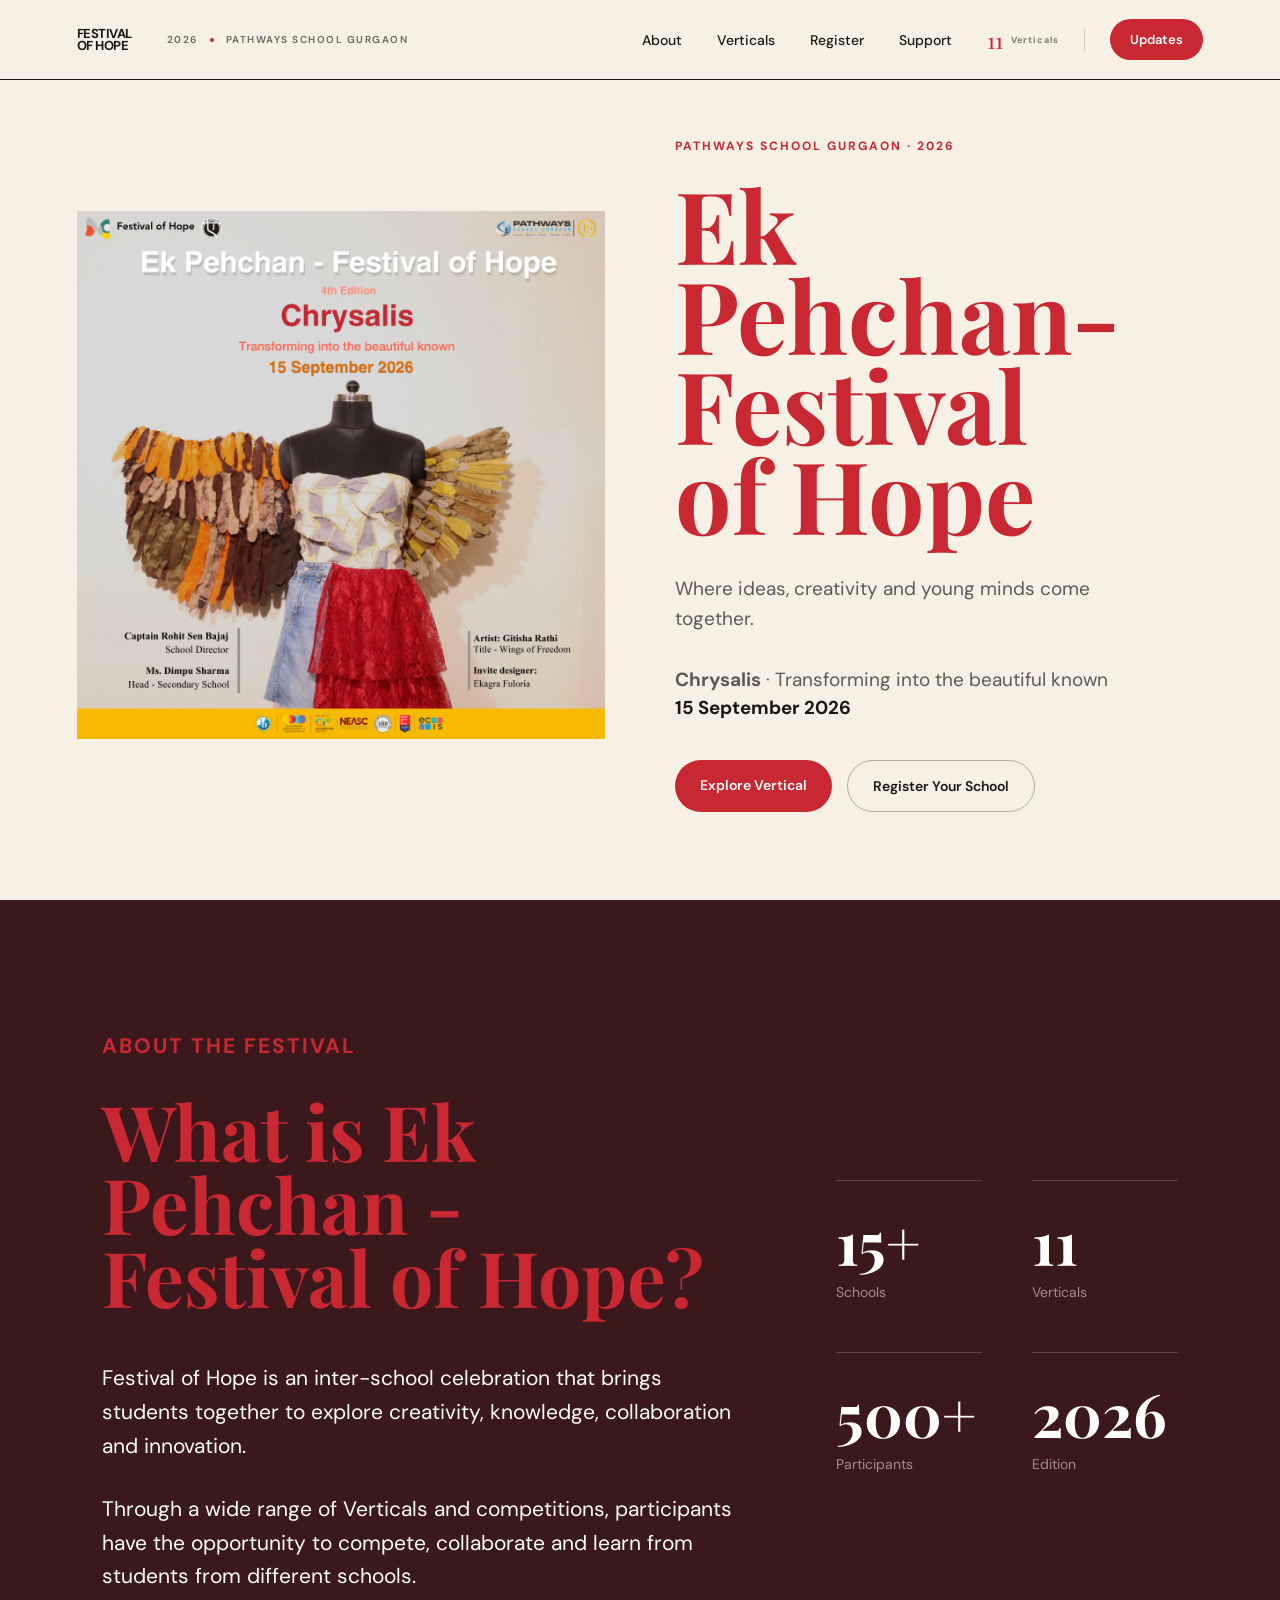
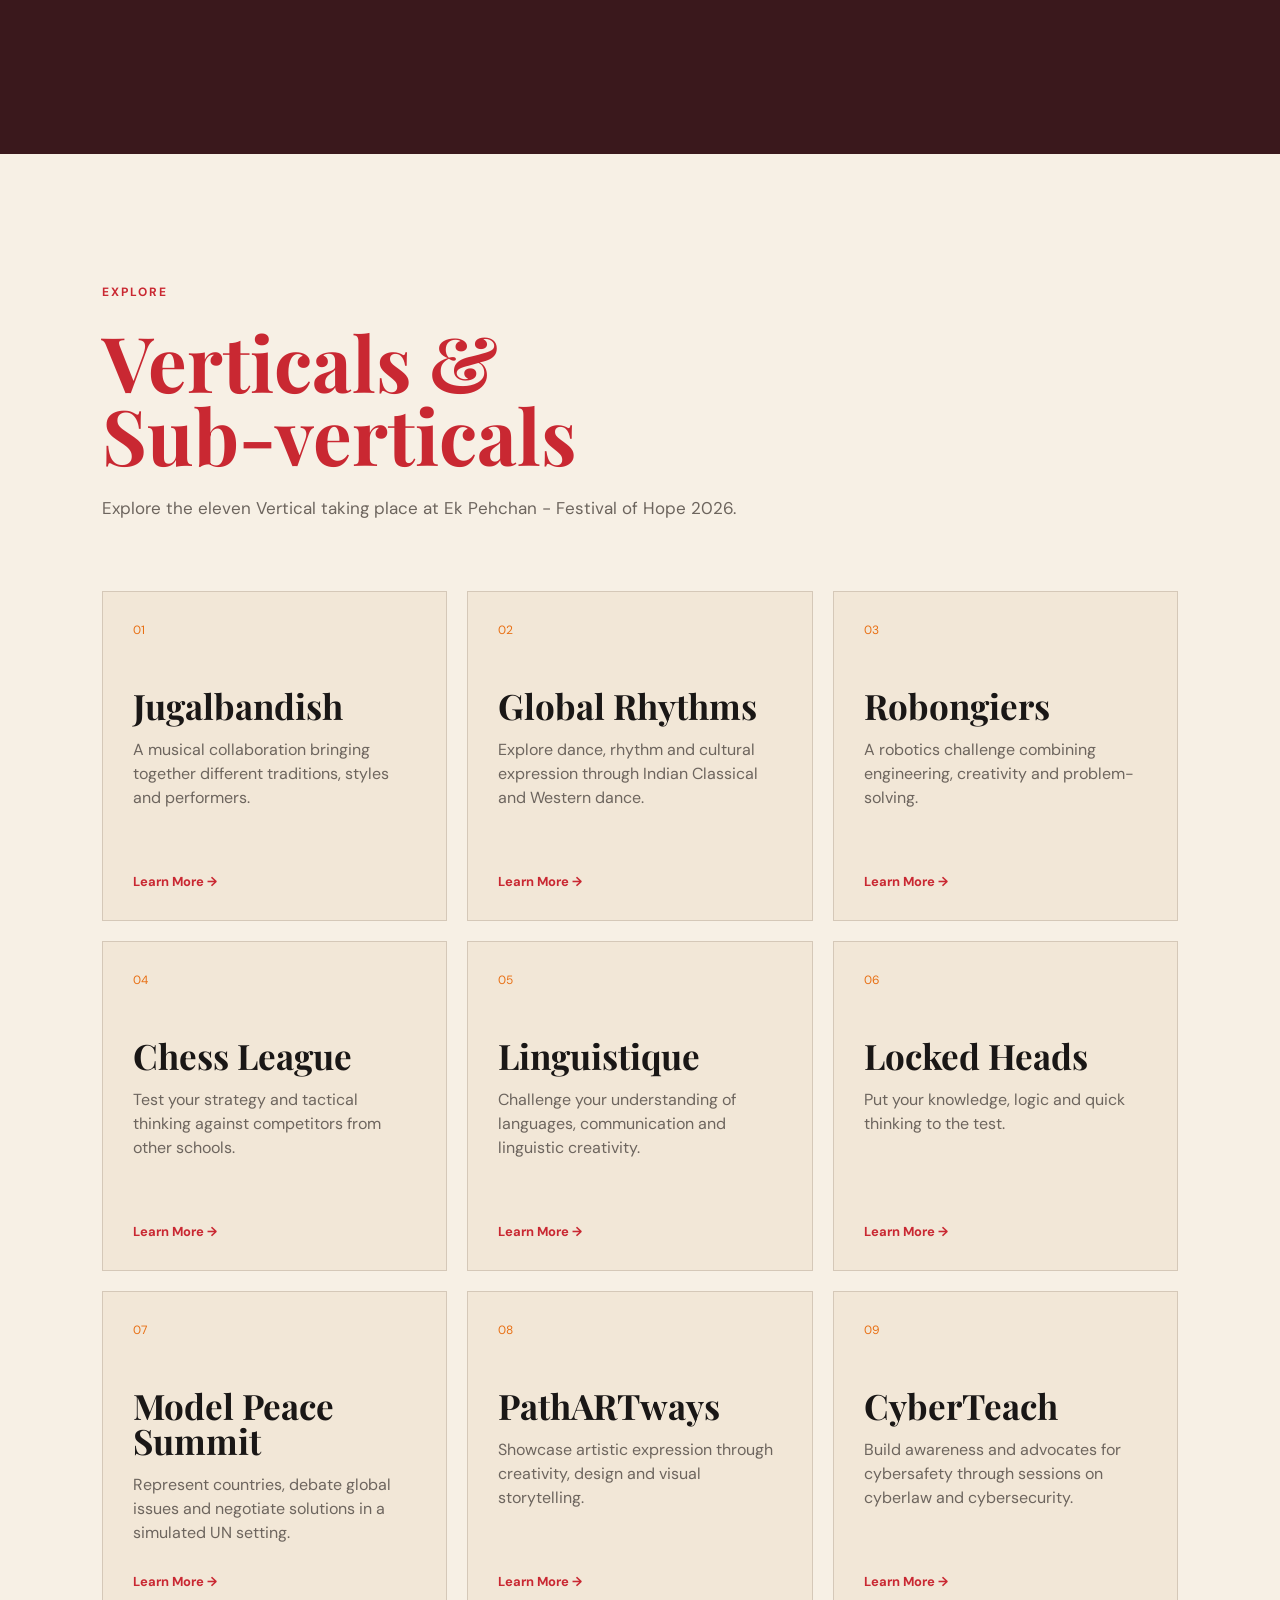
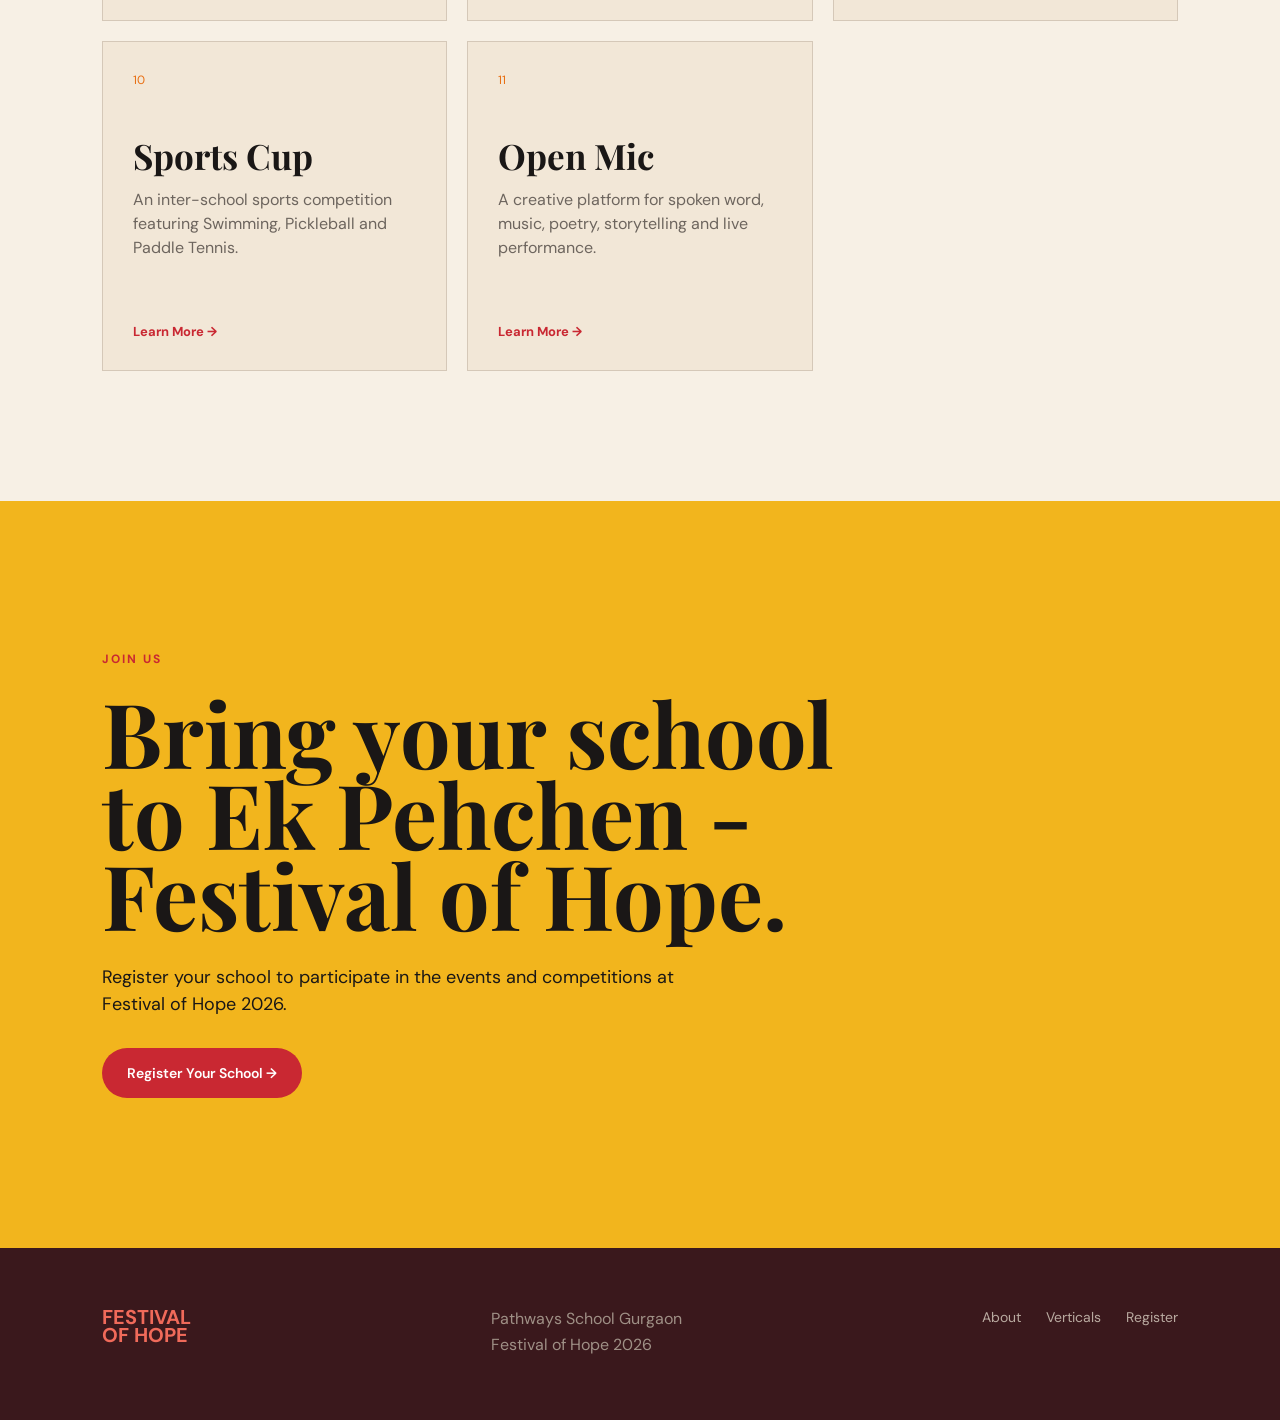
<file: index.html>
<!DOCTYPE html>
<html lang="en">

<head>

    <meta charset="UTF-8">

    <meta
        name="viewport"
        content="width=device-width, initial-scale=1.0"
    >

    <title>Festival of Hope 2026</title>

    <link
        rel="stylesheet"
        href="style.css"
    >

</head>


<body>


    <!-- =========================
         NAVIGATION
    ========================== -->

    <header class="navbar">

        <a href="index.html" class="logo">
            FESTIVAL<br>
            OF HOPE
        </a>


        <div class="nav-info">

            <span>
                2026
            </span>

            <span class="nav-divider"></span>

            <span>
                PATHWAYS SCHOOL GURGAON
            </span>

        </div>


        <nav>

            <a href="#about">
                About
            </a>

            <a href="#events">
                Verticals
            </a>

            <a href="#register">
                Register
            </a>

            <a href="support.html">
                Support
            </a>

        </nav>


        <div class="nav-event-count">

            <span class="count-number">
                11
            </span>

            <span class="count-label">
                Verticals
            </span>

        </div>


        <a
            href="updates.html"
            class="nav-button"
        >
            Updates
        </a>

    </header>



    <!-- =========================
         HERO
    ========================== -->

    <section class="hero">


        <div class="hero-image">

            <img
                src="assets/images/hero.jpg"
                alt="Festival of Hope"
            >

        </div>


        <div class="hero-content">

            <p class="eyebrow">
                PATHWAYS SCHOOL GURGAON · 2026
            </p>


            <h1>
                Ek Pehchan-<br>
                Festival<br>
                of Hope
            </h1>


            <p class="hero-description">
                Where ideas, creativity and young minds come together.<br><br>
                <strong>Chrysalis</strong> · Transforming into the beautiful known<br>
            </p>

            <h3>
                15 September 2026
            </h3>


            <div class="hero-buttons">

                <a
                    href="#events"
                    class="button primary"
                >
                    Explore Vertical
                </a>


                <a
                    href="#register"
                    class="button secondary"
                >
                    Register Your School
                </a>

            </div>

        </div>

    </section>



    <!-- =========================
         ABOUT
    ========================== -->

    <section
        id="about"
        class="section about"
    >

        <div class="about-content">


            <!-- LEFT SIDE -->

            <div class="about-text">

                <div class="section-heading">

                    <p class="eyebrow">
                        ABOUT THE FESTIVAL
                    </p>


                    <h2>
                        What is Ek Pehchan - <br>
                        Festival of Hope?
                    </h2>

                </div>


                <p>
                    Festival of Hope is an inter-school celebration
                    that brings students together to explore creativity,
                    knowledge, collaboration and innovation.
                </p>


                <p>
                    Through a wide range of Verticals and competitions,
                    participants have the opportunity to compete,
                    collaborate and learn from students from different
                    schools.
                </p>

            </div>



            <!-- RIGHT SIDE -->

            <div class="stats">


                <div class="stat">

                    <strong>
                        15+
                    </strong>

                    <span>
                        Schools
                    </span>

                </div>


                <div class="stat">

                    <strong>
                        11
                    </strong>

                    <span>
                        Verticals
                    </span>

                </div>


                <div class="stat">

                    <strong>
                        500+
                    </strong>

                    <span>
                        Participants
                    </span>

                </div>


                <div class="stat">

                    <strong>
                        2026
                    </strong>

                    <span>
                        Edition
                    </span>

                </div>


            </div>

        </div>

    </section>



    <!-- =========================
         VERTICALS
    ========================== -->

    <section
        id="events"
        class="section events"
    >

        <div class="section-heading">

            <p class="eyebrow">
                EXPLORE
            </p>


            <h2>
                Verticals &<br>
                Sub-verticals
            </h2>


            <p>
                Explore the eleven Vertical taking place at
                Ek Pehchan - Festival of Hope 2026.
            </p>

        </div>



        <div class="event-grid">


            <!-- 01 -->

            <article class="event-card">

                <span class="event-number">
                    01
                </span>


                <h3>
                    Jugalbandish
                </h3>


                <p>
                    A musical collaboration bringing together
                    different traditions, styles and performers.
                </p>


                <a href="events/jugalbandish.html">
                    Learn More →
                </a>

            </article>

            <!-- 02 -->

            <article class="event-card">

                <span class="event-number">
                    02
                </span>


                <h3>
                    Global Rhythms
                </h3>


                <p>
                    Explore dance, rhythm and cultural expression
                    through Indian Classical and Western dance.
                </p>


                <a href="events/global-rhythms.html">
                    Learn More →
                </a>

            </article>



            <!-- 03 -->

            <article class="event-card">

                <span class="event-number">
                    03
                </span>


                <h3>
                    Robongiers
                </h3>


                <p>
                    A robotics challenge combining engineering,
                    creativity and problem-solving.
                </p>


                <a href="events/robongiers.html">
                    Learn More →
                </a>

            </article>



            <!-- 04 -->

            <article class="event-card">

                <span class="event-number">
                    04
                </span>


                <h3>
                    Chess League
                </h3>


                <p>
                    Test your strategy and tactical thinking
                    against competitors from other schools.
                </p>


                <a href="events/chess-league.html">
                    Learn More →
                </a>

            </article>



            <!-- 05 -->

            <article class="event-card">

                <span class="event-number">
                    05
                </span>


                <h3>
                    Linguistique
                </h3>


                <p>
                    Challenge your understanding of languages,
                    communication and linguistic creativity.
                </p>


                <a href="events/linguistique.html">
                    Learn More →
                </a>

            </article>



            <!-- 06 -->

            <article class="event-card">

                <span class="event-number">
                    06
                </span>


                <h3>
                    Locked Heads
                </h3>


                <p>
                    Put your knowledge, logic and quick thinking
                    to the test.
                </p>


                <a href="events/locked-heads.html">
                    Learn More →
                </a>

            </article>



            <!-- 07 -->

            <article class="event-card">

                <span class="event-number">
                    07
                </span>


                <h3>
                    Model Peace Summit
                </h3>


                <p>
                    Represent countries, debate global issues and
                    negotiate solutions in a simulated UN setting.
                </p>


                <a href="events/mun.html">
                    Learn More →
                </a>

            </article>



            <!-- 08 -->

            <article class="event-card">

                <span class="event-number">
                    08
                </span>


                <h3>
                    PathARTways
                </h3>


                <p>
                    Showcase artistic expression through creativity,
                    design and visual storytelling.
                </p>


                <a href="events/pathartways.html">
                    Learn More →
                </a>

            </article>



            <!-- 09 -->

            <article class="event-card">

                <span class="event-number">
                    09
                </span>


                <h3>
                    CyberTeach
                </h3>


                <p>
                    Build awareness and advocates for cybersafety through sessions on cyberlaw and cybersecurity.
                </p>


                <a href="events/cyberteach.html">
                    Learn More →
                </a>

            </article>



            <!-- 10 -->

            <article class="event-card">

                <span class="event-number">
                    10
                </span>


                <h3>
                    Sports Cup
                </h3>


                <p>
                    An inter-school sports competition featuring
                    Swimming, Pickleball and Paddle Tennis.
                </p>


                <a href="events/sports-cup.html">
                    Learn More →
                </a>

            </article>



            <!-- 11 -->

            <article class="event-card">

                <span class="event-number">
                    11
                </span>


                <h3>
                    Open Mic
                </h3>


                <p>
                    A creative platform for spoken word, music,
                    poetry, storytelling and live performance.
                </p>


                <a href="events/open-mic.html">
                    Learn More →
                </a>

            </article>


        </div>

    </section>



    <!-- =========================
         REGISTER
    ========================== -->

    <section
        id="register"
        class="register"
    >

        <div class="register-content">

            <p class="eyebrow">
                JOIN US
            </p>


            <h2>
                Bring your school<br>

                to Ek Pehchen - Festival of Hope.
            </h2>


            <p>
                Register your school to participate in the events
                and competitions at Festival of Hope 2026.
            </p>


            <a
                href="registration.html"
                class="button primary"
            >
                Register Your School →
            </a>

        </div>

    </section>



    <!-- =========================
         FOOTER
    ========================== -->

    <footer>


        <div class="footer-logo">

            FESTIVAL<br>
            OF HOPE

        </div>



        <div class="footer-info">

            <p>
                Pathways School Gurgaon
            </p>


            <p>
                Festival of Hope 2026
            </p>

        </div>



        <div class="footer-links">

            <a href="#about">
                About
            </a>


            <a href="#events">
                Verticals
            </a>


            <a href="#register">
                Register
            </a>

        </div>


    </footer>



    <script src="script.js"></script>


</body>

</html>
</file>
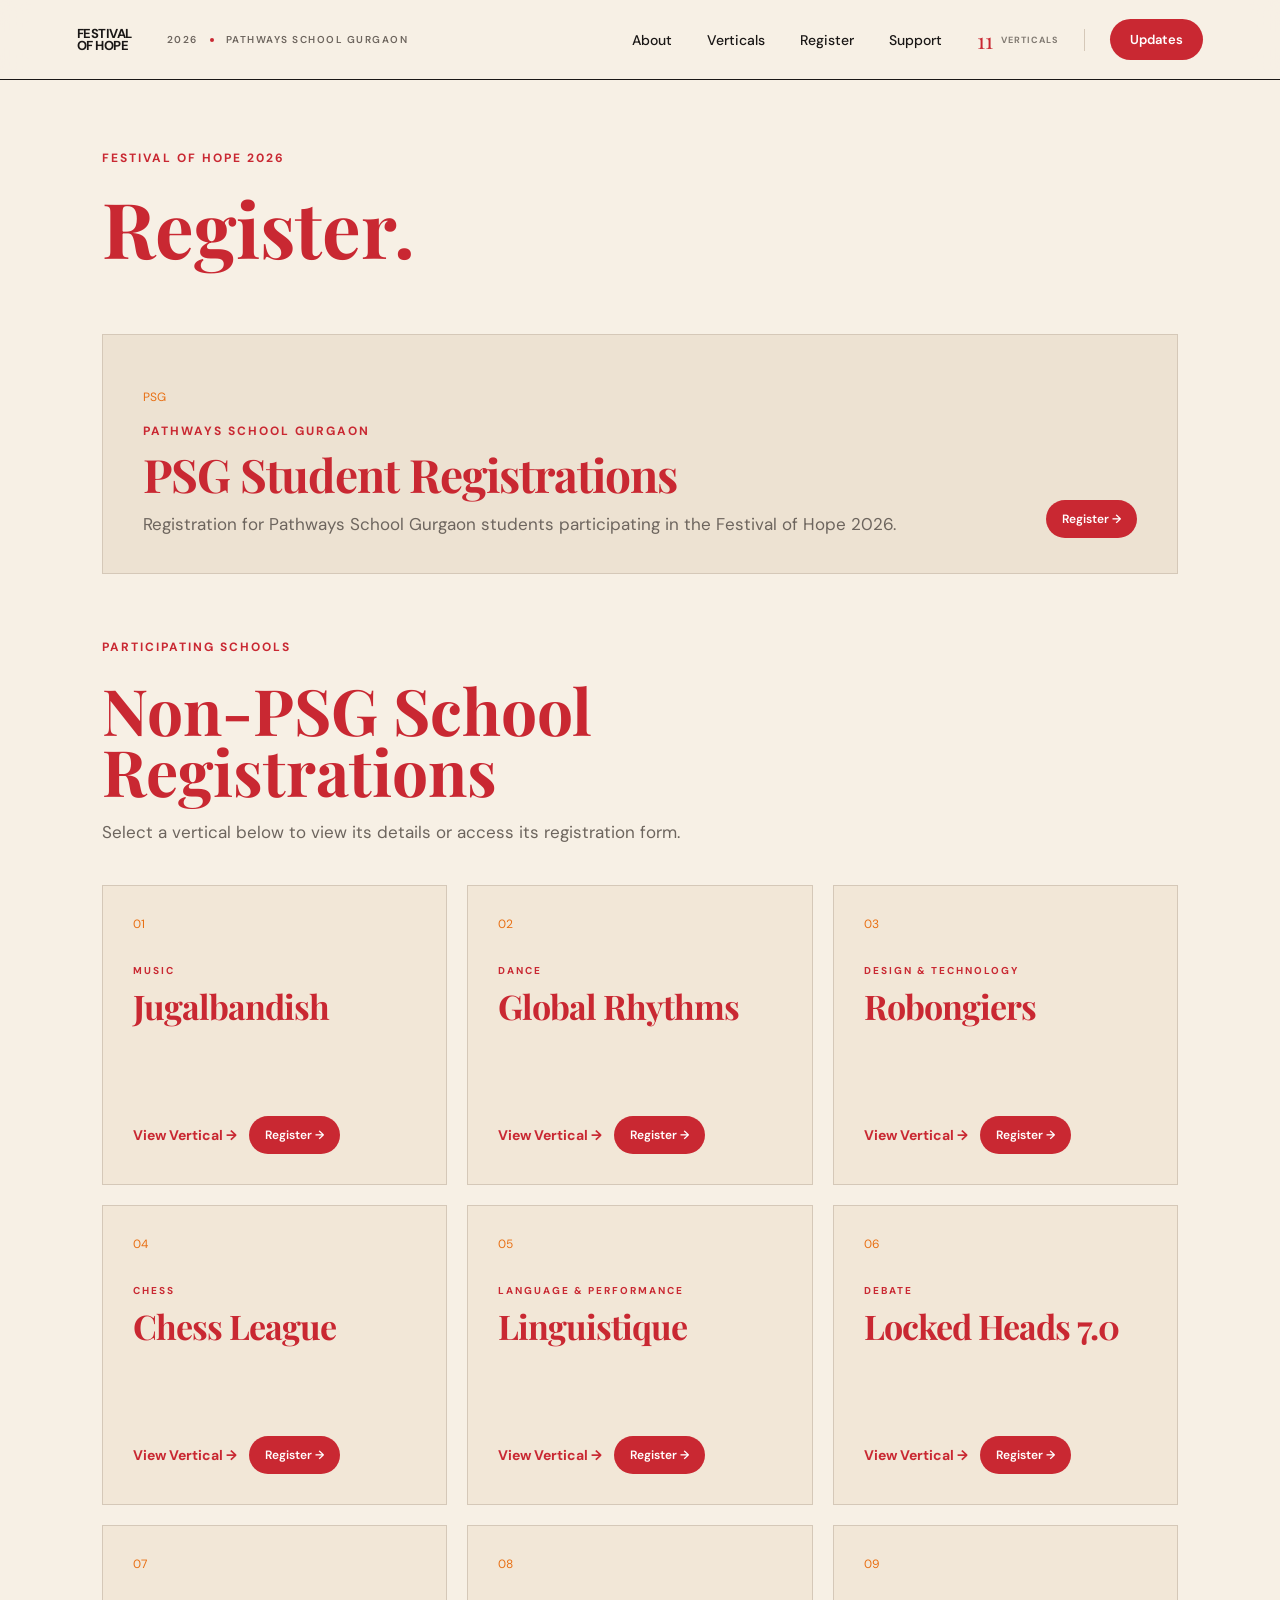
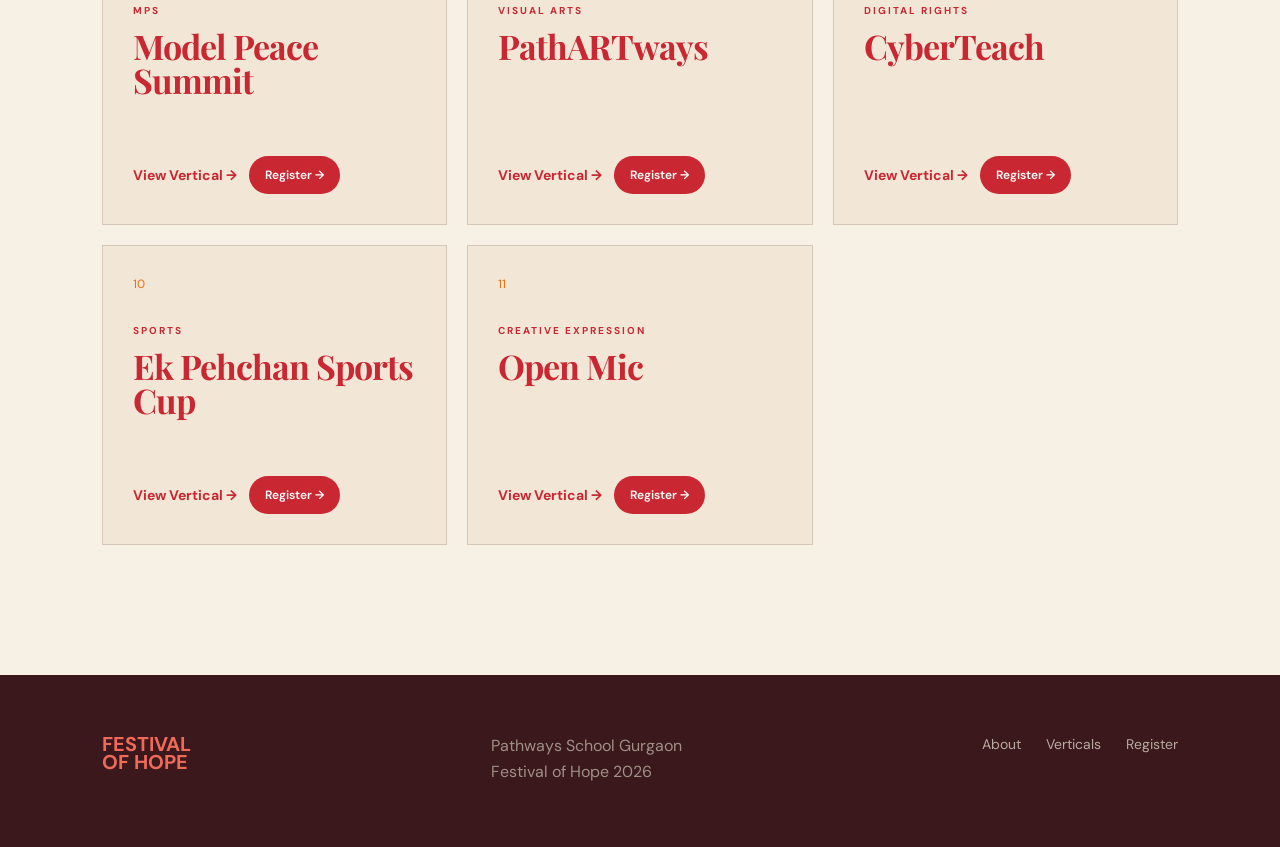
<file: registration.html>
<!DOCTYPE html>
<html lang="en">

<head>

    <meta charset="UTF-8">

    <meta
        name="viewport"
        content="width=device-width, initial-scale=1.0"
    >

    <title>Register | Festival of Hope 2026</title>

    <link
        rel="stylesheet"
        href="style.css"
    >

</head>


<body>


    <!-- =========================
         NAVIGATION
    ========================== -->

    <header class="navbar">

        <a href="index.html" class="logo">
            FESTIVAL<br>
            OF HOPE
        </a>


        <div class="nav-info">

            <span>
                2026
            </span>

            <span class="nav-divider"></span>

            <span>
                PATHWAYS SCHOOL GURGAON
            </span>

        </div>


        <nav>

            <a href="index.html#about">
                About
            </a>

            <a href="index.html#events">
                Verticals
            </a>

            <a href="index.html#register">
                Register
            </a>

            <a href="support.html">
                Support
            </a>

        </nav>


        <div class="nav-event-count">

            <span class="count-number">
                11
            </span>

            <span class="count-label">
                VERTICALS
            </span>

        </div>


        <a
            href="updates.html"
            class="nav-button"
        >
            Updates
        </a>

    </header>



    <!-- =========================
         REGISTRATION
    ========================== -->

    <main>

        <section class="section registration-page">


            <div class="section-heading">

                <p class="eyebrow">
                    FESTIVAL OF HOPE 2026
                </p>


                <h2>
                    Register.
                </h2>

            </div>



            <!-- =========================
                 PSG REGISTRATION
            ========================== -->

            <article class="psg-registration-card">

                <div class="psg-registration-content">

                    <span class="event-number">
                        PSG
                    </span>


                    <p class="eyebrow">
                        PATHWAYS SCHOOL GURGAON
                    </p>


                    <h2>
                        PSG Student Registrations
                    </h2>


                    <p class="psg-registration-description">
                        Registration for Pathways School Gurgaon
                        students participating in the Festival
                        of Hope 2026.
                    </p>

                </div>


                <div class="registration-card-actions">

                    <a
                        href="https://docs.google.com/forms/d/e/1FAIpQLSfm9Diu7sUf8ONilpLYfEN87cVT2t7hJAkl9S1aFznx8uw1pg/viewform?usp=dialog"
                        class="button primary registration-button"
                        target="_blank"
                        rel="noopener noreferrer"
                    >
                        Register →
                    </a>

                </div>

            </article>



            <!-- =========================
                 INVITE REGISTRATIONS
            ========================== -->

            <div class="registration-section-heading">

                <p class="eyebrow">
                    PARTICIPATING SCHOOLS
                </p>


                <h3>
                    Non-PSG School Registrations
                </h3>


                <p>
                    Select a vertical below to view its details
                    or access its registration form.
                </p>

            </div>



            <div class="registration-grid">


                <!-- 01 JUGALBANDISH -->

                <article class="registration-card">

                    <span class="event-number">
                        01
                    </span>

                    <p class="eyebrow">
                        MUSIC
                    </p>

                    <h2>
                        Jugalbandish
                    </h2>

                    <div class="registration-card-actions">

                        <a
                            href="events/jugalbandish.html"
                            class="registration-link"
                        >
                            View Vertical →
                        </a>

                        <a
                            href="https://forms.gle/VtREsbRZ5aX22QK9A"
                            class="button primary registration-button"
                            target="_blank"
                            rel="noopener noreferrer"
                        >
                            Register →
                        </a>

                    </div>

                </article>



                <!-- 02 GLOBAL RHYTHMS -->

                <article class="registration-card">

                    <span class="event-number">
                        02
                    </span>

                    <p class="eyebrow">
                        DANCE
                    </p>

                    <h2>
                        Global Rhythms
                    </h2>

                    <div class="registration-card-actions">

                        <a
                            href="events/global-rhythms.html"
                            class="registration-link"
                        >
                            View Vertical →
                        </a>

                        <a
                            href="https://docs.google.com/forms/d/e/1FAIpQLSd3x2A6tYAa3cHTQJwAFa2zstMY0EzTGQ2Fwxlg3A3O908OeQ/viewform?usp=publish-editor"
                            class="button primary registration-button"
                            target="_blank"
                            rel="noopener noreferrer"
                        >
                            Register →
                        </a>

                    </div>

                </article>



                <!-- 03 ROBONGIERS -->

                <article class="registration-card">

                    <span class="event-number">
                        03
                    </span>

                    <p class="eyebrow">
                        DESIGN & TECHNOLOGY
                    </p>

                    <h2>
                        Robongiers
                    </h2>

                    <div class="registration-card-actions">

                        <a
                            href="events/robongiers.html"
                            class="registration-link"
                        >
                            View Vertical →
                        </a>

                        <a
                            href="https://forms.gle/Fo2MJUhoZ9eGY5XGA"
                            class="button primary registration-button"
                            target="_blank"
                            rel="noopener noreferrer"
                        >
                            Register →
                        </a>

                    </div>

                </article>



                <!-- 04 CHESS LEAGUE -->

                <article class="registration-card">

                    <span class="event-number">
                        04
                    </span>

                    <p class="eyebrow">
                        CHESS
                    </p>

                    <h2>
                        Chess League
                    </h2>

                    <div class="registration-card-actions">

                        <a
                            href="events/chess-league.html"
                            class="registration-link"
                        >
                            View Vertical →
                        </a>

                        <a
                            href="https://docs.google.com/forms/d/e/1FAIpQLSf5sz9kijxsgCDB7Y5c2mVD4MN4QqhnkXx9qOllx6vNA5zu2w/viewform?usp=dialog"
                            class="button primary registration-button"
                            target="_blank"
                            rel="noopener noreferrer"
                        >
                            Register →
                        </a>

                    </div>

                </article>



                <!-- 05 LINGUISTIQUE -->

                <article class="registration-card">

                    <span class="event-number">
                        05
                    </span>

                    <p class="eyebrow">
                        LANGUAGE & PERFORMANCE
                    </p>

                    <h2>
                        Linguistique
                    </h2>

                    <div class="registration-card-actions">

                        <a
                            href="events/linguistique.html"
                            class="registration-link"
                        >
                            View Vertical →
                        </a>

                        <a
                            href="https://docs.google.com/forms/d/e/1FAIpQLSeaYGW5GI78sDv4zpR3h3UbqxnNCB0DMOgOsuSD4gEUAzjXEw/viewform?usp=publish-editor"
                            class="button primary registration-button"
                            target="_blank"
                            rel="noopener noreferrer"
                        >
                            Register →
                        </a>

                    </div>

                </article>



                <!-- 06 LOCKED HEADS -->

                <article class="registration-card">

                    <span class="event-number">
                        06
                    </span>

                    <p class="eyebrow">
                        DEBATE
                    </p>

                    <h2>
                        Locked Heads 7.0
                    </h2>

                    <div class="registration-card-actions">

                        <a
                            href="events/locked-heads.html"
                            class="registration-link"
                        >
                            View Vertical →
                        </a>

                        <a
                            href="https://docs.google.com/forms/d/e/1FAIpQLSez2fDDvgeO6daDaqsgnYRzSTrBun7GSvrbjIjx6Zym5k9nTQ/viewform?usp=publish-editor"
                            class="button primary registration-button"
                            target="_blank"
                            rel="noopener noreferrer"
                        >
                            Register →
                        </a>

                    </div>

                </article>



                <!-- 07 MODEL PEACE SUMMIT -->

                <article class="registration-card">

                    <span class="event-number">
                        07
                    </span>

                    <p class="eyebrow">
                        MPS
                    </p>

                    <h2>
                        Model Peace Summit
                    </h2>

                    <div class="registration-card-actions">

                        <a
                            href="events/mun.html"
                            class="registration-link"
                        >
                            View Vertical →
                        </a>

                        <a
                            href="https://docs.google.com/forms/d/e/1FAIpQLSfwLis81SkpX6GCSGsJYaIaiJbF5j0pyw9Jwvo6Vn9yZKsVfA/viewform?usp=publish-editor"
                            class="button primary registration-button"
                            target="_blank"
                            rel="noopener noreferrer"
                        >
                            Register →
                        </a>

                    </div>

                </article>



                <!-- 08 PATHARTWAYS -->

                <article class="registration-card">

                    <span class="event-number">
                        08
                    </span>

                    <p class="eyebrow">
                        VISUAL ARTS
                    </p>

                    <h2>
                        PathARTways
                    </h2>

                    <div class="registration-card-actions">

                        <a
                            href="events/pathartways.html"
                            class="registration-link"
                        >
                            View Vertical →
                        </a>

                        <a
                            href="https://docs.google.com/forms/d/e/1FAIpQLScmoiX1kzr6AggZVI_05TDJDX39kT53lQmeFXJdbp5xelPy7g/viewform?usp=publish-editor"
                            class="button primary registration-button"
                            target="_blank"
                            rel="noopener noreferrer"
                        >
                            Register →
                        </a>

                    </div>

                </article>



                <!-- 09 CYBERTEACH -->

                <article class="registration-card">

                    <span class="event-number">
                        09
                    </span>

                    <p class="eyebrow">
                        DIGITAL RIGHTS
                    </p>

                    <h2>
                        CyberTeach
                    </h2>

                    <div class="registration-card-actions">

                        <a
                            href="events/cyberteach.html"
                            class="registration-link"
                        >
                            View Vertical →
                        </a>

                        <a
                            href="https://docs.google.com/forms/d/e/1FAIpQLSd_DV3BYtfqbQb9llPbuZUYD5MGwNYwvxuGEOhvYqozRBnDbA/viewform?usp=sharing&ouid=114122094450876606744"
                            class="button primary registration-button"
                            target="_blank"
                            rel="noopener noreferrer"
                        >
                            Register →
                        </a>

                    </div>

                </article>



                <!-- 10 SPORTS CUP -->

                <article class="registration-card">

                    <span class="event-number">
                        10
                    </span>

                    <p class="eyebrow">
                        SPORTS
                    </p>

                    <h2>
                        Ek Pehchan Sports Cup
                    </h2>

                    <div class="registration-card-actions">

                        <a
                            href="events/sports-cup.html"
                            class="registration-link"
                        >
                            View Vertical →
                        </a>

                        <a
                            href="https://docs.google.com/forms/d/e/1FAIpQLSfrYI2O55W0hXQjrgqmtSt0-5wis_VRfiui24ugHlGTVoyqsQ/viewform?usp=publish-editor"
                            class="button primary registration-button"
                            target="_blank"
                            rel="noopener noreferrer"
                        >
                            Register →
                        </a>

                    </div>

                </article>



                <!-- 11 OPEN MIC -->

                <article class="registration-card">

                    <span class="event-number">
                        11
                    </span>

                    <p class="eyebrow">
                        CREATIVE EXPRESSION
                    </p>

                    <h2>
                        Open Mic
                    </h2>

                    <div class="registration-card-actions">

                        <a
                            href="events/open-mic.html"
                            class="registration-link"
                        >
                            View Vertical →
                        </a>

                        <a
                            href="https://docs.google.com/forms/d/e/1FAIpQLSdKkGrduAztqXPxaAiK5WJEhHVfjvqA_Jb7MJ1M6v-V-m_03Q/viewform?usp=dialog"
                            class="button primary registration-button"
                            target="_blank"
                            rel="noopener noreferrer"
                        >
                            Register →
                        </a>

                    </div>

                </article>


            </div>

        </section>

    </main>



    <!-- =========================
         FOOTER
    ========================== -->

    <footer>

        <div class="footer-logo">
            FESTIVAL<br>
            OF HOPE
        </div>


        <div class="footer-info">

            <p>
                Pathways School Gurgaon
            </p>

            <p>
                Festival of Hope 2026
            </p>

        </div>


        <div class="footer-links">

            <a href="index.html#about">
                About
            </a>

            <a href="index.html#events">
                Verticals
            </a>

            <a href="index.html#register">
                Register
            </a>

        </div>

    </footer>


</body>

</html>
</file>
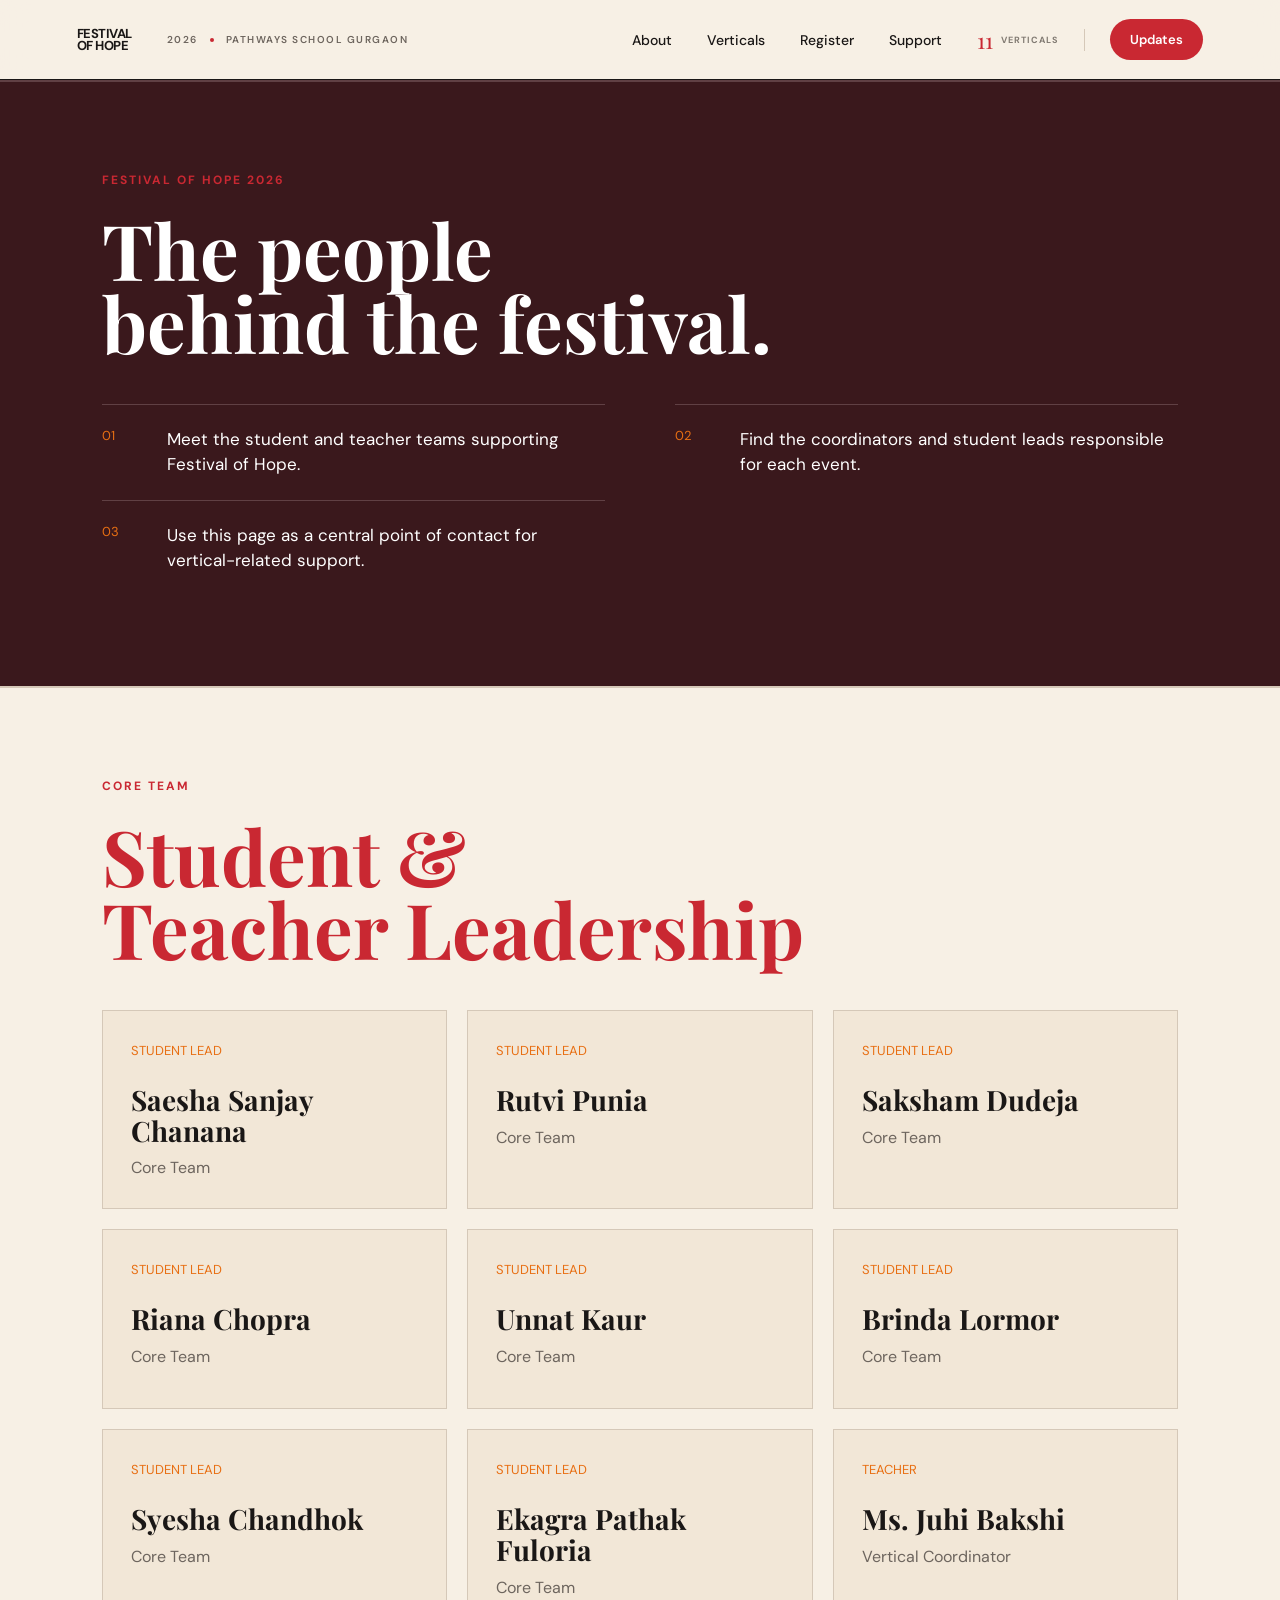
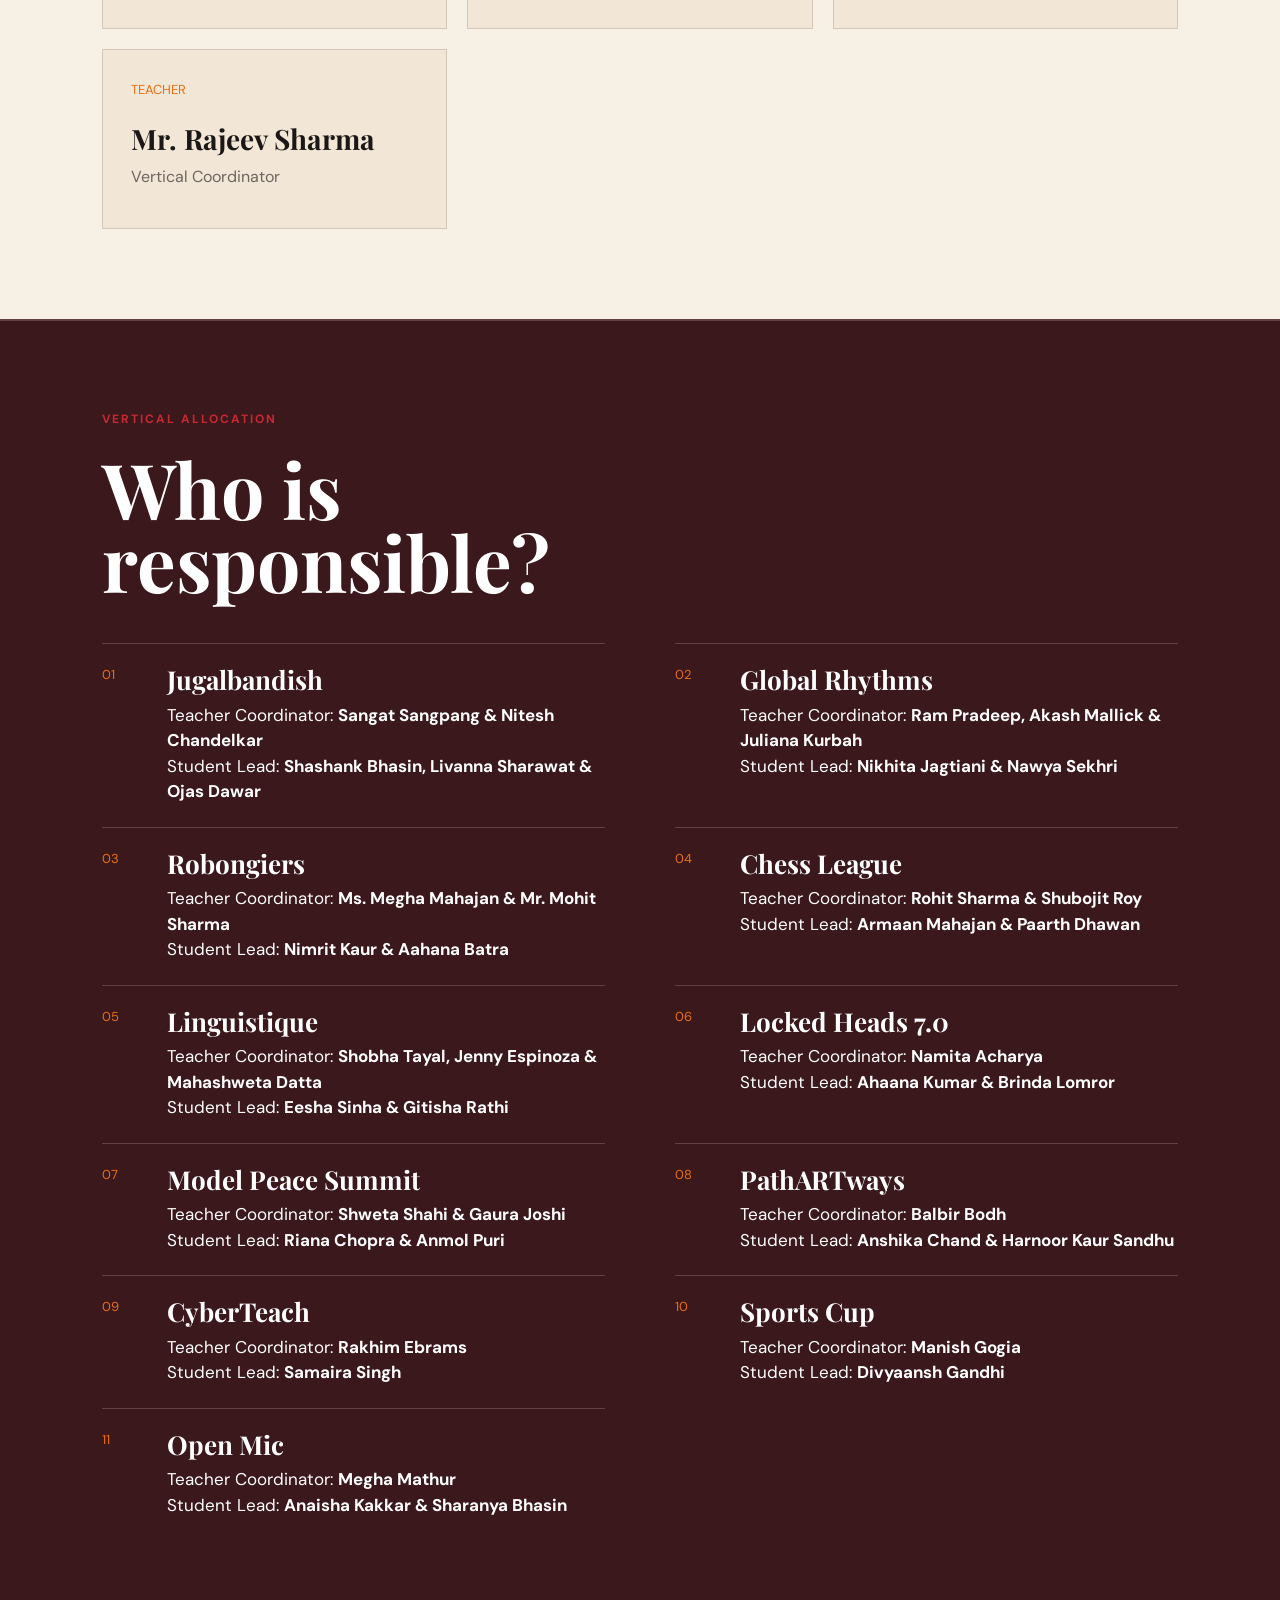
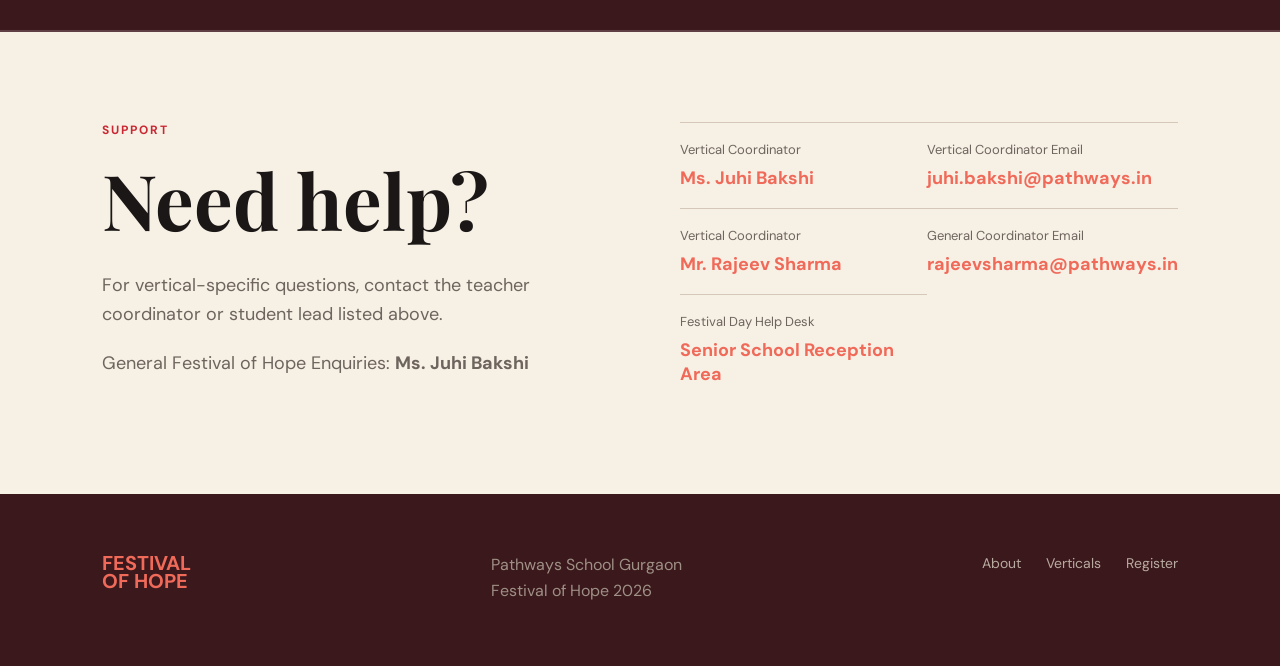
<file: support.html>
<!DOCTYPE html>
<html lang="en">

<head>

    <meta charset="UTF-8">

    <meta
        name="viewport"
        content="width=device-width, initial-scale=1.0"
    >

    <title>
        Support Team | Festival of Hope 2026
    </title>

    <link
        rel="stylesheet"
        href="style.css"
    >

</head>


<body>


    <!-- =========================
         NAVIGATION
    ========================== -->

    <header class="navbar">

        <a
            href="index.html"
            class="logo"
        >
            FESTIVAL<br>
            OF HOPE
        </a>


        <div class="nav-info">

            <span>
                2026
            </span>

            <span class="nav-divider"></span>

            <span>
                PATHWAYS SCHOOL GURGAON
            </span>

        </div>


        <nav>

            <a href="index.html#about">
                About
            </a>

            <a href="index.html#events">
                Verticals
            </a>

            <a href="index.html#register">
                Register
            </a>

            <a href="support.html">
                Support
            </a>

        </nav>


        <div class="nav-event-count">

            <span class="count-number">
                11
            </span>

            <span class="count-label">
                VERTICALS
            </span>

        </div>


        <a
            href="updates.html"
            class="nav-button"
        >
            Updates
        </a>

    </header>



    <main class="event-page">


        <!-- =========================
             HERO
        ========================== -->

        <section class="event-rules panel-dark support-hero">

            <p class="eyebrow">
                FESTIVAL OF HOPE 2026
            </p>


            <h2>
                The people<br>
                behind the festival.
            </h2>


            <div class="rules-list">


                <div>

                    <span>
                        01
                    </span>

                    <p>
                        Meet the student and teacher teams
                        supporting Festival of Hope.
                    </p>

                </div>


                <div>

                    <span>
                        02
                    </span>

                    <p>
                        Find the coordinators and student leads
                        responsible for each event.
                    </p>

                </div>


                <div>

                    <span>
                        03
                    </span>

                    <p>
                        Use this page as a central point of
                        contact for vertical-related support.
                    </p>

                </div>

            </div>

        </section>



        <!-- =========================
             CORE TEAM
        ========================== -->

        <section class="event-criteria panel-light">

            <p class="eyebrow">
                CORE TEAM
            </p>


            <h2>
                Student &<br>
                Teacher Leadership
            </h2>


            <div class="criteria-grid">


                <div class="criteria-card">

                    <span>
                        STUDENT LEAD
                    </span>

                    <h3>
                        Saesha Sanjay Chanana
                    </h3>

                    <p>
                        Core Team
                    </p>

                </div>


                <div class="criteria-card">

                    <span>
                        STUDENT LEAD
                    </span>

                    <h3>
                        Rutvi Punia
                    </h3>

                    <p>
                        Core Team
                    </p>

                </div>


                <div class="criteria-card">

                    <span>
                        STUDENT LEAD
                    </span>

                    <h3>
                        Saksham Dudeja
                    </h3>

                    <p>
                        Core Team
                    </p>

                </div>


                <div class="criteria-card">

                    <span>
                        STUDENT LEAD
                    </span>

                    <h3>
                        Riana Chopra
                    </h3>

                    <p>
                        Core Team
                    </p>

                </div>


                <div class="criteria-card">

                    <span>
                        STUDENT LEAD
                    </span>

                    <h3>
                        Unnat Kaur
                    </h3>

                    <p>
                        Core Team
                    </p>

                </div>


                <div class="criteria-card">

                    <span>
                        STUDENT LEAD
                    </span>

                    <h3>
                        Brinda Lormor
                    </h3>

                    <p>
                        Core Team
                    </p>

                </div>


                <div class="criteria-card">

                    <span>
                        STUDENT LEAD
                    </span>

                    <h3>
                        Syesha Chandhok
                    </h3>

                    <p>
                        Core Team
                    </p>

                </div>

                <div class="criteria-card">

                    <span>
                        STUDENT LEAD
                    </span>

                    <h3>
                        Ekagra Pathak Fuloria
                    </h3>

                    <p>
                        Core Team
                    </p>

                </div>

                <div class="criteria-card">

                    <span>
                        TEACHER
                    </span>

                    <h3>
                        Ms. Juhi Bakshi
                    </h3>

                    <p>
                        Vertical Coordinator
                    </p>

                </div>


                <div class="criteria-card">

                    <span>
                        TEACHER
                    </span>

                    <h3>
                        Mr. Rajeev Sharma
                    </h3>

                    <p>
                        Vertical Coordinator
                    </p>

                </div>

            </div>

        </section>



        <!-- =========================
             VERTICAL ALLOCATION
        ========================== -->

        <section class="event-rules panel-dark">

            <p class="eyebrow">
                VERTICAL ALLOCATION
            </p>


            <h2>
                Who is<br>
                responsible?
            </h2>


            <div class="rules-list">


                <!-- 01 -->

                <div>

                    <span>
                        01
                    </span>

                    <div>

                        <h3>
                            Jugalbandish
                        </h3>

                        <p>
                            Teacher Coordinator:
                            <strong>
                                Sangat Sangpang & Nitesh Chandelkar
                            </strong>

                            <br>

                            Student Lead:
                            <strong>
                                Shashank Bhasin, Livanna Sharawat & Ojas Dawar
                            </strong>
                        </p>

                    </div>

                </div>


                <!-- 02 -->

                <div>

                    <span>
                        02
                    </span>

                    <div>

                        <h3>
                            Global Rhythms
                        </h3>

                        <p>
                            Teacher Coordinator:
                            <strong>
                                Ram Pradeep, Akash Mallick & Juliana Kurbah
                            </strong>

                            <br>

                            Student Lead:
                            <strong>
                                Nikhita Jagtiani & Nawya Sekhri
                            </strong>
                        </p>

                    </div>

                </div>


                <!-- 03 -->

                <div>

                    <span>
                        03
                    </span>

                    <div>

                        <h3>
                            Robongiers
                        </h3>

                        <p>
                            Teacher Coordinator:
                            <strong>
                                Ms. Megha Mahajan & Mr. Mohit Sharma
                            </strong>

                            <br>

                            Student Lead:
                            <strong>
                                Nimrit Kaur & Aahana Batra
                            </strong>
                        </p>

                    </div>

                </div>


                <!-- 04 -->

                <div>

                    <span>
                        04
                    </span>

                    <div>

                        <h3>
                            Chess League
                        </h3>

                        <p>
                            Teacher Coordinator:
                            <strong>
                                Rohit Sharma & Shubojit Roy
                            </strong>

                            <br>

                            Student Lead:
                            <strong>
                                Armaan Mahajan & Paarth Dhawan
                            </strong>
                        </p>

                    </div>

                </div>


                <!-- 05 -->

                <div>

                    <span>
                        05
                    </span>

                    <div>

                        <h3>
                            Linguistique
                        </h3>

                        <p>
                            Teacher Coordinator:
                            <strong>
                                Shobha Tayal, Jenny Espinoza & Mahashweta Datta
                            </strong>

                            <br>

                            Student Lead:
                            <strong>
                                Eesha Sinha & Gitisha Rathi
                            </strong>
                        </p>

                    </div>

                </div>


                <!-- 06 -->

                <div>

                    <span>
                        06
                    </span>

                    <div>

                        <h3>
                            Locked Heads 7.0
                        </h3>

                        <p>
                            Teacher Coordinator:
                            <strong>
                                Namita Acharya
                            </strong>

                            <br>

                            Student Lead:
                            <strong>
                                Ahaana Kumar & Brinda Lomror
                            </strong>
                        </p>

                    </div>

                </div>


                <!-- 07 -->

                <div>

                    <span>
                        07
                    </span>

                    <div>

                        <h3>
                            Model Peace Summit
                        </h3>

                        <p>
                            Teacher Coordinator:
                            <strong>
                                Shweta Shahi & Gaura Joshi
                            </strong>

                            <br>

                            Student Lead:
                            <strong>
                                Riana Chopra & Anmol Puri
                            </strong>
                        </p>

                    </div>

                </div>


                <!-- 08 -->

                <div>

                    <span>
                        08
                    </span>

                    <div>

                        <h3>
                            PathARTways
                        </h3>

                        <p>
                            Teacher Coordinator:
                            <strong>
                                Balbir Bodh
                            </strong>

                            <br>

                            Student Lead:
                            <strong>
                                Anshika Chand & Harnoor Kaur Sandhu
                            </strong>
                        </p>

                    </div>

                </div>


                <!-- 09 -->

                <div>

                    <span>
                        09
                    </span>

                    <div>

                        <h3>
                            CyberTeach
                        </h3>

                        <p>
                            Teacher Coordinator:
                            <strong>
                                Rakhim Ebrams
                            </strong>

                            <br>

                            Student Lead:
                            <strong>
                                Samaira Singh
                            </strong>
                        </p>

                    </div>

                </div>


                <!-- 10 -->

                <div>

                    <span>
                        10
                    </span>

                    <div>

                        <h3>
                            Sports Cup
                        </h3>

                        <p>
                            Teacher Coordinator:
                            <strong>
                                Manish Gogia
                            </strong>

                            <br>

                            Student Lead:
                            <strong>
                                Divyaansh Gandhi
                            </strong>
                        </p>

                    </div>

                </div>


                <!-- 11 -->

                <div>

                    <span>
                        11
                    </span>

                    <div>

                        <h3>
                            Open Mic
                        </h3>

                        <p>
                            Teacher Coordinator:
                            <strong>
                                Megha Mathur
                            </strong>

                            <br>

                            Student Lead:
                            <strong>
                                Anaisha Kakkar & Sharanya Bhasin
                            </strong>
                        </p>

                    </div>

                </div>

            </div>

        </section>



        <!-- =========================
             SUPPORT CONTACTS
        ========================== -->

        <section class="event-information panel-light">

            <div class="event-description">

                <p class="eyebrow">
                    SUPPORT
                </p>


                <h2>
                    Need help?
                </h2>


                <p>
                    For vertical-specific questions, contact the
                    teacher coordinator or student lead listed
                    above.
                </p>


                <p>
                    General Festival of Hope Enquiries:
                    <strong>
                        Ms. Juhi Bakshi
                    </strong>
                </p>

            </div>


            <div class="event-details">


                <div class="detail">

                    <span>
                        Vertical Coordinator
                    </span>

                    <strong>
                        Ms. Juhi Bakshi
                    </strong>

                </div>


                <div class="detail">

                    <span>
                        Vertical Coordinator Email
                    </span>

                    <strong>
                        juhi.bakshi@pathways.in
                    </strong>

                </div>

                <div class="detail">

                    <span>
                        Vertical Coordinator
                    </span>

                    <strong>
                        Mr. Rajeev Sharma
                    </strong>

                </div>


                <div class="detail">

                    <span>
                        General Coordinator Email
                    </span>

                    <strong>
                        rajeevsharma@pathways.in
                    </strong>

                </div>

                <div class="detail">

                    <span>
                        Festival Day Help Desk
                    </span>

                    <strong>
                        Senior School Reception Area
                    </strong>

                </div>

            </div>

        </section>


    </main>



    <!-- =========================
         FOOTER
    ========================== -->

    <footer>

        <div class="footer-logo">
            FESTIVAL<br>
            OF HOPE
        </div>


        <div class="footer-info">

            <p>
                Pathways School Gurgaon
            </p>


            <p>
                Festival of Hope 2026
            </p>

        </div>


        <div class="footer-links">

            <a href="index.html#about">
                About
            </a>


            <a href="index.html#events">
                Verticals
            </a>


            <a href="index.html#register">
                Register
            </a>

        </div>

    </footer>


</body>

</html>
</file>
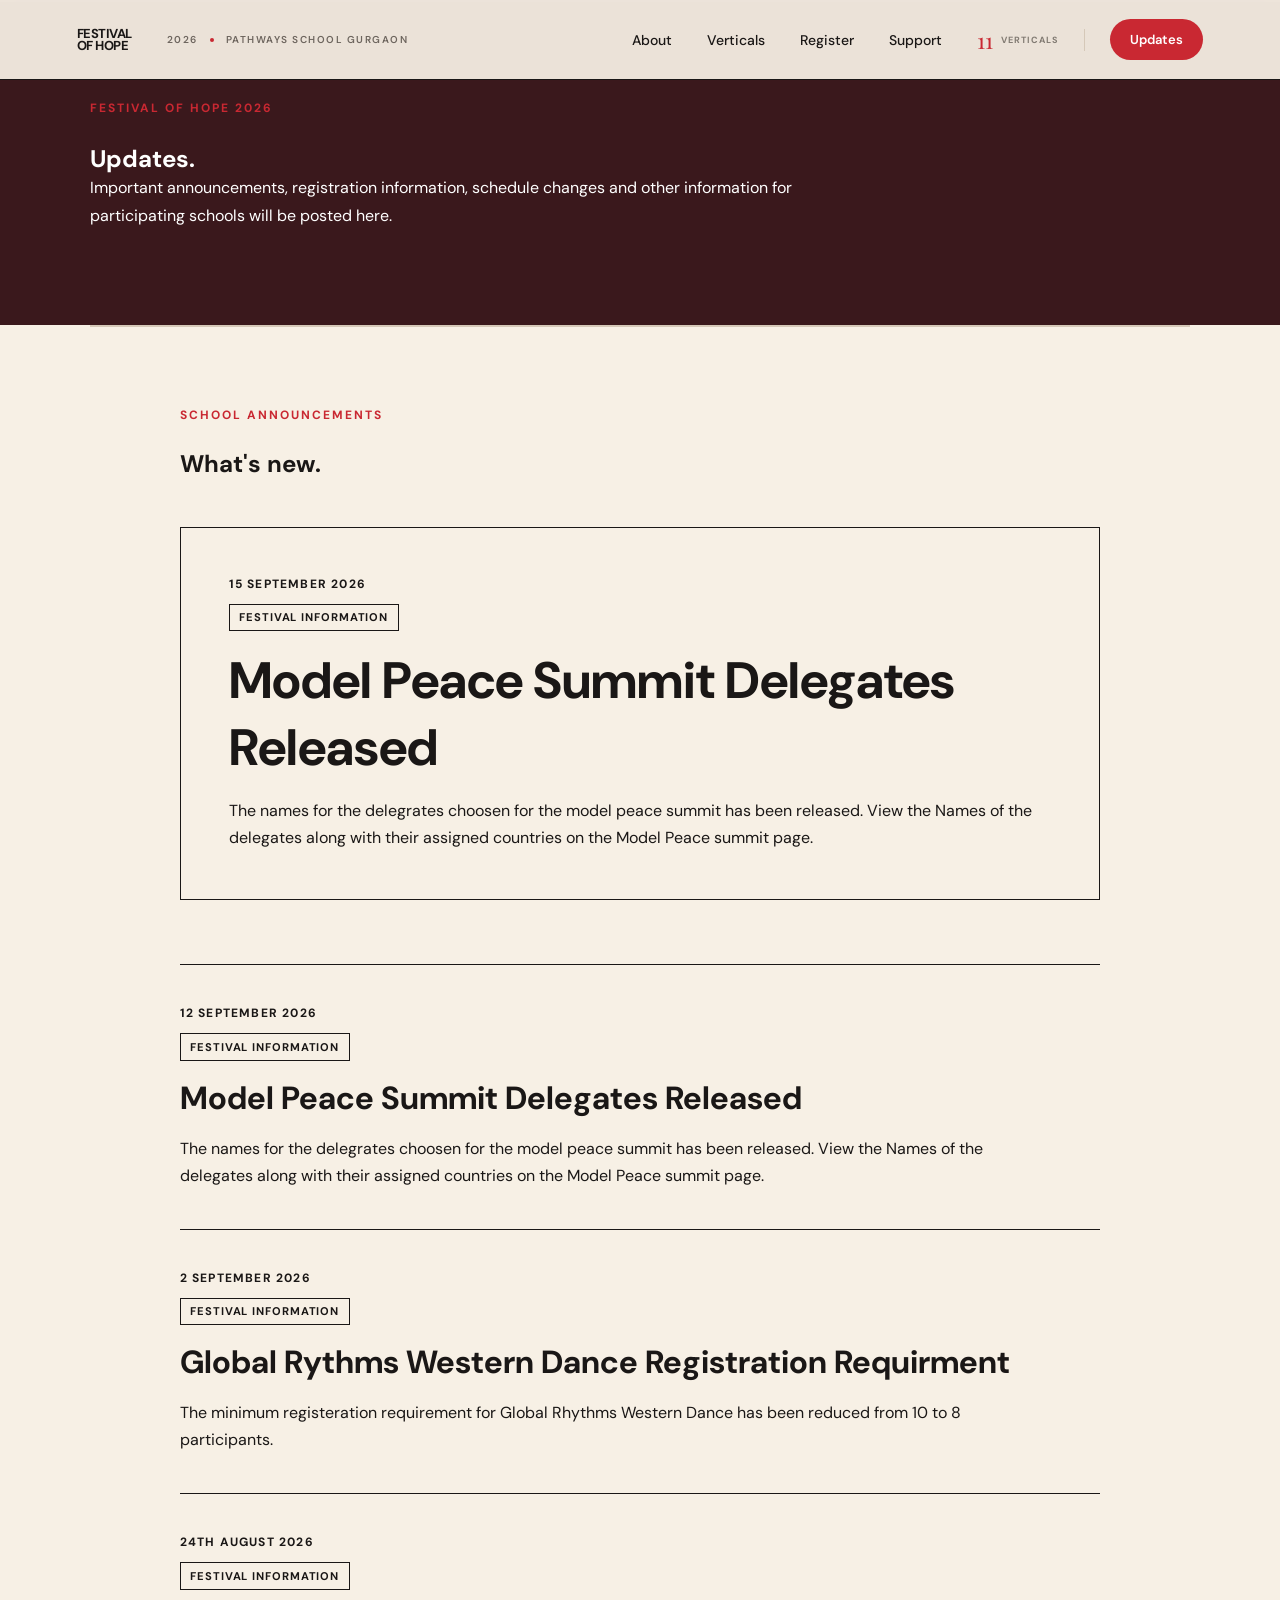
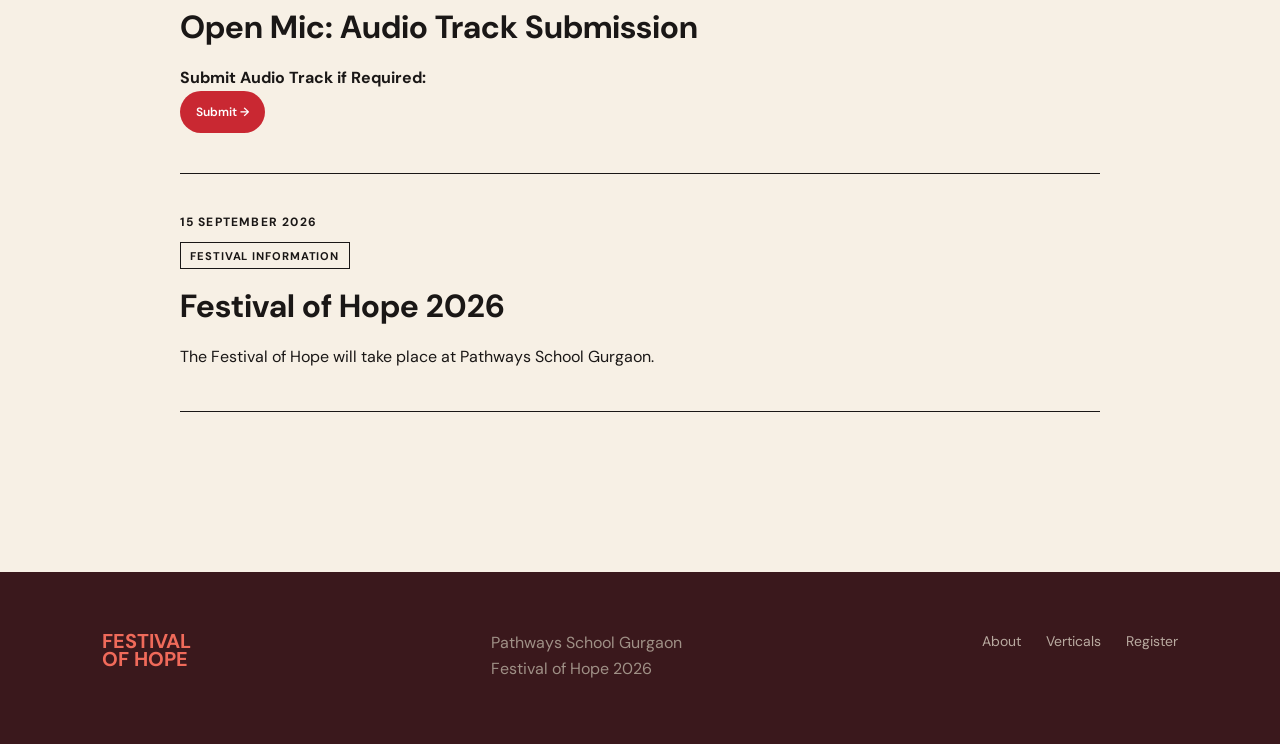
<file: updates.html>
<!DOCTYPE html>
<html lang="en">

<head>

    <meta charset="UTF-8">

    <meta name="viewport" content="width=device-width, initial-scale=1.0">

    <title>
        Updates | Festival of Hope 2026
    </title>

    <link
        rel="stylesheet"
        href="style.css"
    >

    <style>

        /* =========================
           UPDATES PAGE
        ========================= */

        .updates-page {
            padding-bottom: 5rem;
        }

        .updates-header {
            padding: 6rem 7vw;
        }

        .updates-header p {
            max-width: 750px;
            line-height: 1.7;
        }

        .updates-container {
            max-width: 1100px;
            margin: auto;
            padding: 5rem 7vw;
        }

        .updates-title {
            margin-bottom: 3rem;
        }

        .updates-title h2 {
            margin: 0;
        }

        /* =========================
           UPDATE
        ========================= */

        .update {
            padding: 2.5rem 0;
            border-top: 1px solid currentColor;
        }

        .update:last-child {
            border-bottom: 1px solid currentColor;
        }

        .update-date {
            font-size: 0.75rem;
            font-weight: 700;
            letter-spacing: 0.1em;
            text-transform: uppercase;
            margin-bottom: 0.75rem;
        }

        .update-category {
            display: inline-block;
            font-size: 0.7rem;
            font-weight: 700;
            letter-spacing: 0.08em;
            text-transform: uppercase;
            border: 1px solid currentColor;
            padding: 0.35rem 0.6rem;
            margin-bottom: 1rem;
        }

        .update h3 {
            margin: 0 0 1rem;
            font-size: 2rem;
        }

        .update p {
            max-width: 850px;
            line-height: 1.7;
            margin: 0;
        }

        /* =========================
           LATEST UPDATE
        ========================= */

        .latest-update {
            padding: 3rem;
            border: 1px solid currentColor;
            margin-bottom: 4rem;
        }

        .latest-update h3 {
            font-size: clamp(2rem, 4vw, 3.5rem);
            margin: 0 0 1rem;
        }

        .latest-update p {
            max-width: 850px;
            line-height: 1.7;
        }

        @media (max-width: 700px) {

            .updates-header,
            .updates-container {
                padding-left: 6vw;
                padding-right: 6vw;
            }

            .latest-update {
                padding: 2rem;
            }

        }

    </style>

</head>


<body>


<!-- =========================
     NAVIGATION
========================== -->

<header class="navbar">

    <a
        href="index.html"
        class="logo"
    >
        FESTIVAL<br>
        OF HOPE
    </a>


    <div class="nav-info">

        <span>
            2026
        </span>

        <span class="nav-divider"></span>

        <span>
            PATHWAYS SCHOOL GURGAON
        </span>

    </div>


    <nav>

        <a href="index.html#about">
            About
        </a>

        <a href="index.html#events">
            Verticals
        </a>

        <a href="index.html#register">
            Register
        </a>

        <a href="support.html">
            Support
        </a>

    </nav>


    <div class="nav-event-count">

        <span class="count-number">
            11
        </span>

        <span class="count-label">
            VERTICALS
        </span>

    </div>


    <a
        href="updates.html"
        class="nav-button"
    >
        Updates
    </a>

</header>



<main class="updates-page">


<!-- =========================
     HEADER
========================== -->

<section class="updates-header panel-dark">

    <p class="eyebrow">
        FESTIVAL OF HOPE 2026
    </p>


    <h1>
        Updates.
    </h1>


    <p>
        Important announcements, registration information,
        schedule changes and other information for
        participating schools will be posted here.
    </p>

</section>



<!-- =========================
     UPDATES
========================== -->

<section class="updates-container panel-light">


    <div class="updates-title">

        <p class="eyebrow">
            SCHOOL ANNOUNCEMENTS
        </p>

        <h2>
            What's new.
        </h2>

    </div>



    <!-- =========================
         LATEST UPDATE

         EDIT THIS WHEN THERE IS
         A NEW IMPORTANT UPDATE
    ========================== -->

    <div class="latest-update">

        <div class="update-date">
            15 September 2026
        </div>

        <div class="update-category">
            Festival Information
        </div>

        <h3>
            Model Peace Summit Delegates Released
        </h3>

        <p>
            The names for the delegrates choosen for the model peace summit has been released.
            View the Names of the delegates along with their assigned countries on the Model
            Peace summit page.
        </p>

    </div>



    <!-- =========================
         OLD / OTHER UPDATES

         TO ADD AN UPDATE:
         COPY ONE "update" BELOW
         AND CHANGE THE TEXT
    ========================== -->

    <div class="update">

        <div class="update-date">
            12 September 2026
        </div>

        <div class="update-category">
            Festival Information
        </div>

        <h3>
            Model Peace Summit Delegates Released
        </h3>

        <p>
            The names for the delegrates choosen for the model peace summit has been released.
            View the Names of the delegates along with their assigned countries on the Model
            Peace summit page.
        </p>

    </div>
    
    <div class="update">

        <div class="update-date">
            2 September 2026
        </div>

        <div class="update-category">
            Festival Information
        </div>

        <h3>
            Global Rythms Western Dance Registration Requirment
        </h3>

        <p>
            The minimum registeration requirement for Global Rhythms Western Dance has been reduced from 10 to 8 participants.
        </p>

    </div>
    
    <div class="update">

        <div class="update-date">
            24th August 2026
        </div>

        <div class="update-category">
            Festival Information
        </div>

        <h3>
            Open Mic: Audio Track Submission
        </h3>

        <p>
            <strong>Submit Audio Track if Required:</strong>
            <br>
            
            <a
            href="https://forms.cloud.microsoft/pages/responsepage.aspx?id=32nLcovg9UuZK0GPHaMehh11KigFLKFFmXbqDOCULvdURUFPRkZPTDdaMkowVjRBUlVKNzZOVklZTC4u&route=shorturl"
            class="button primary registration-button"
            target="_blank"
            rel="noopener noreferrer"
            >
                Submit →
            </a>
            
        </p>

    </div>
    
    <div class="update">

        <div class="update-date">
            15 September 2026
        </div>

        <div class="update-category">
            Festival Information
        </div>

        <h3>
            Festival of Hope 2026
        </h3>

        <p>
            The Festival of Hope will take place at
            Pathways School Gurgaon.
        </p>

    </div>

</section>


</main>



<!-- =========================
     FOOTER
========================== -->

<footer>

    <div class="footer-logo">
        FESTIVAL<br>
        OF HOPE
    </div>


    <div class="footer-info">

        <p>
            Pathways School Gurgaon
        </p>

        <p>
            Festival of Hope 2026
        </p>

    </div>


    <div class="footer-links">

        <a href="index.html#about">
            About
        </a>

        <a href="index.html#events">
            Verticals
        </a>

        <a href="index.html#register">
            Register
        </a>

    </div>

</footer>


</body>

</html>
</file>
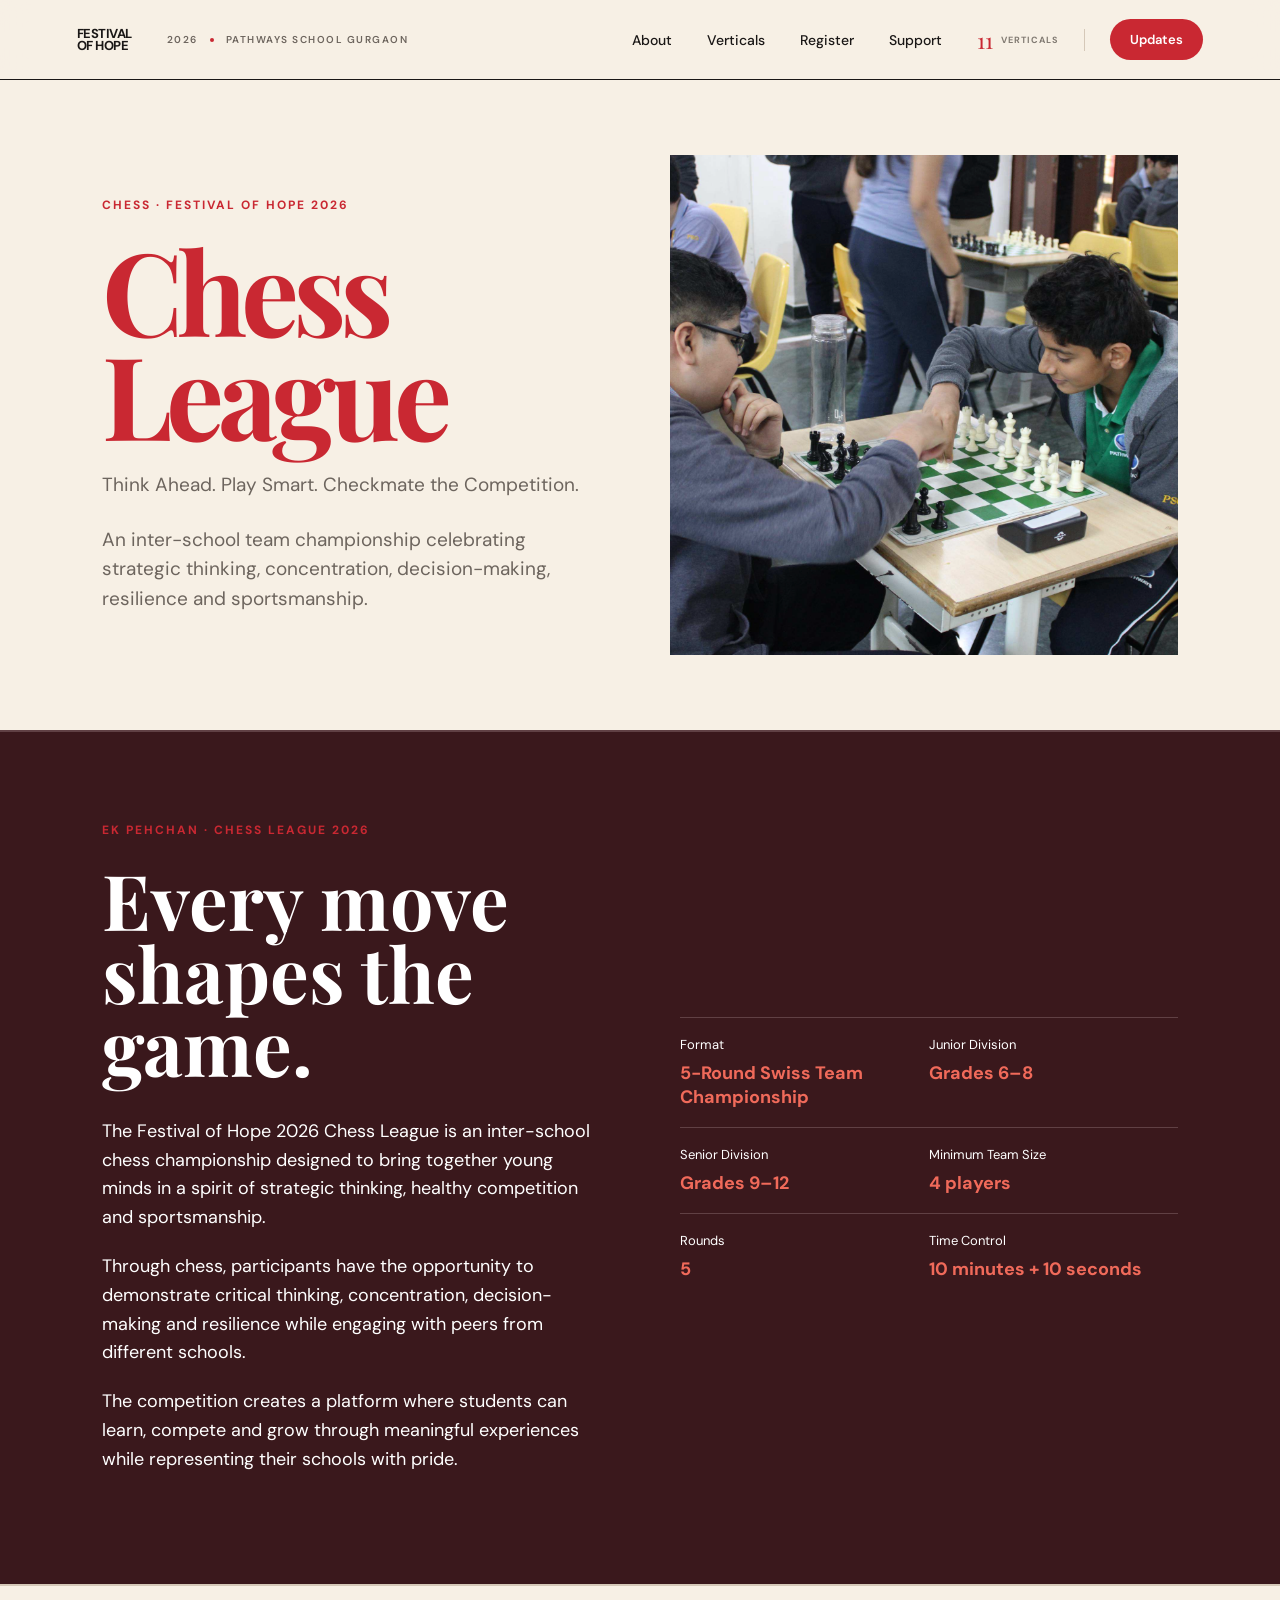
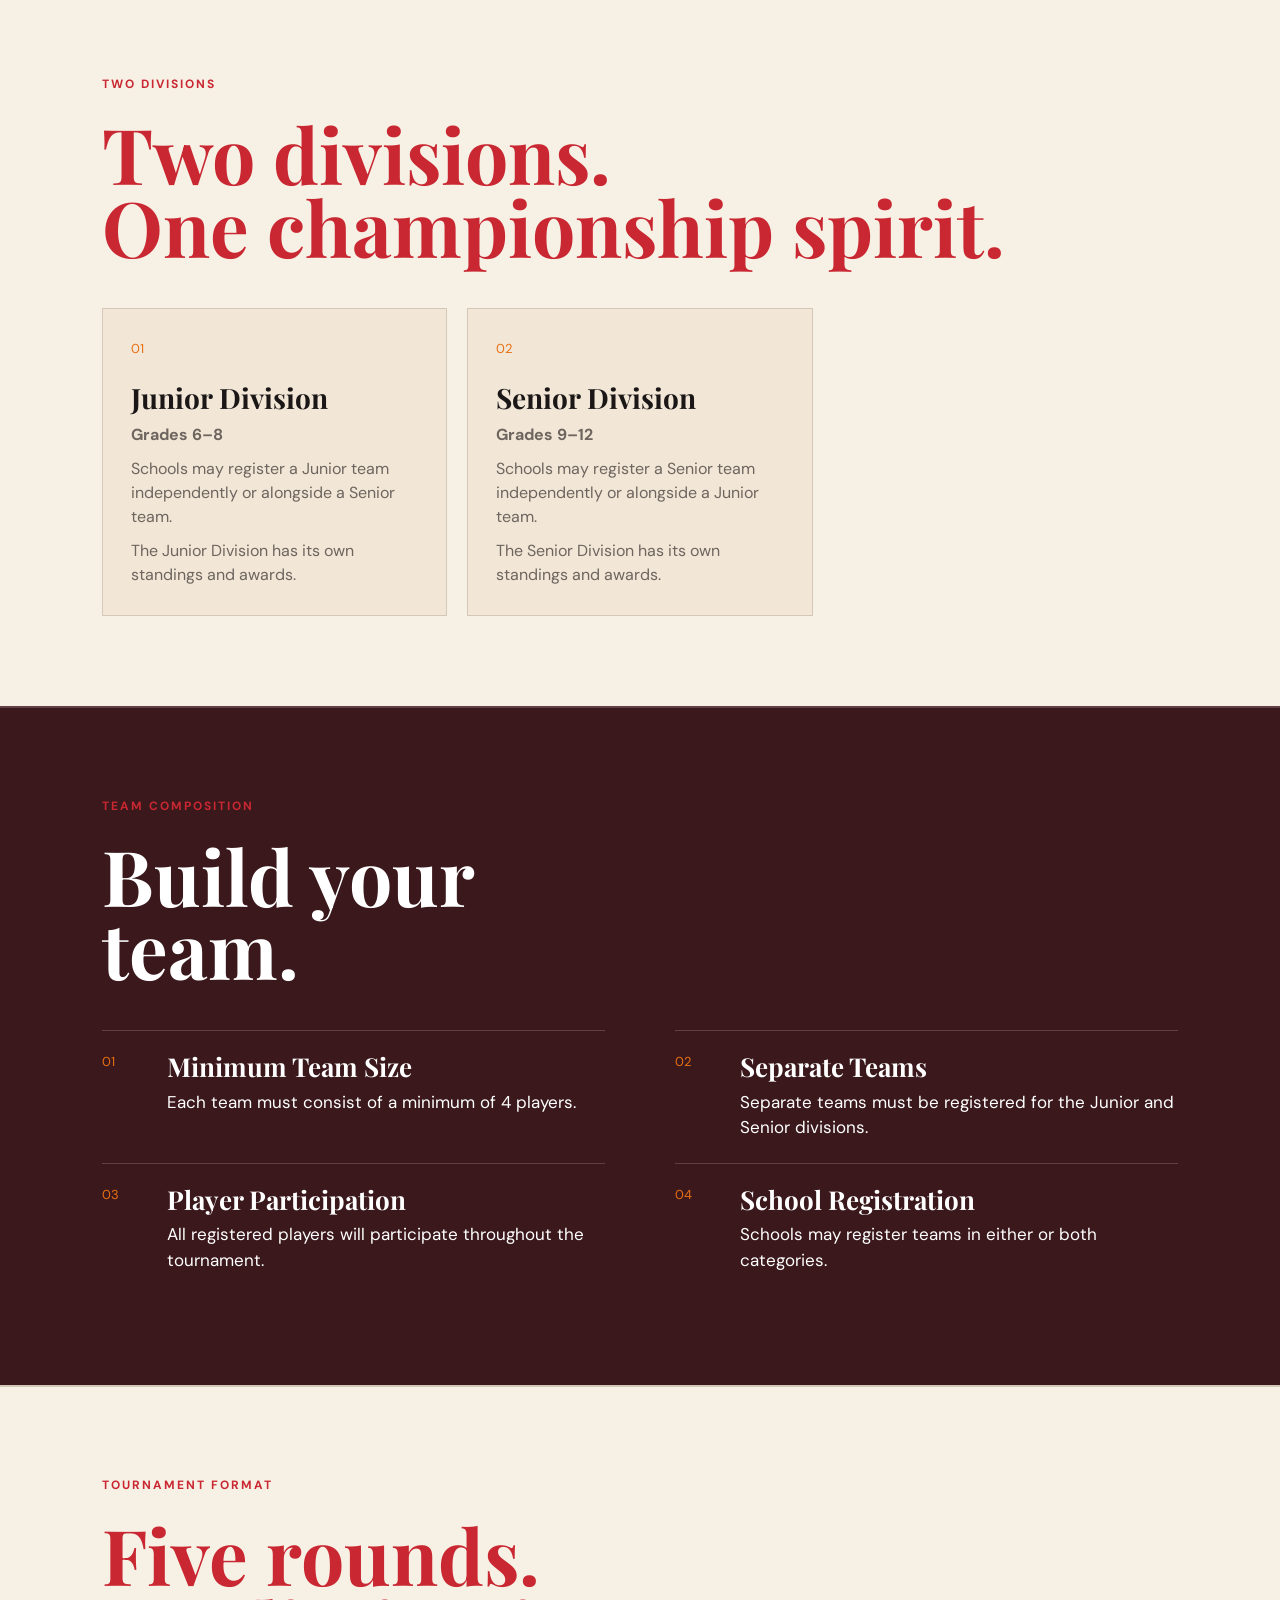
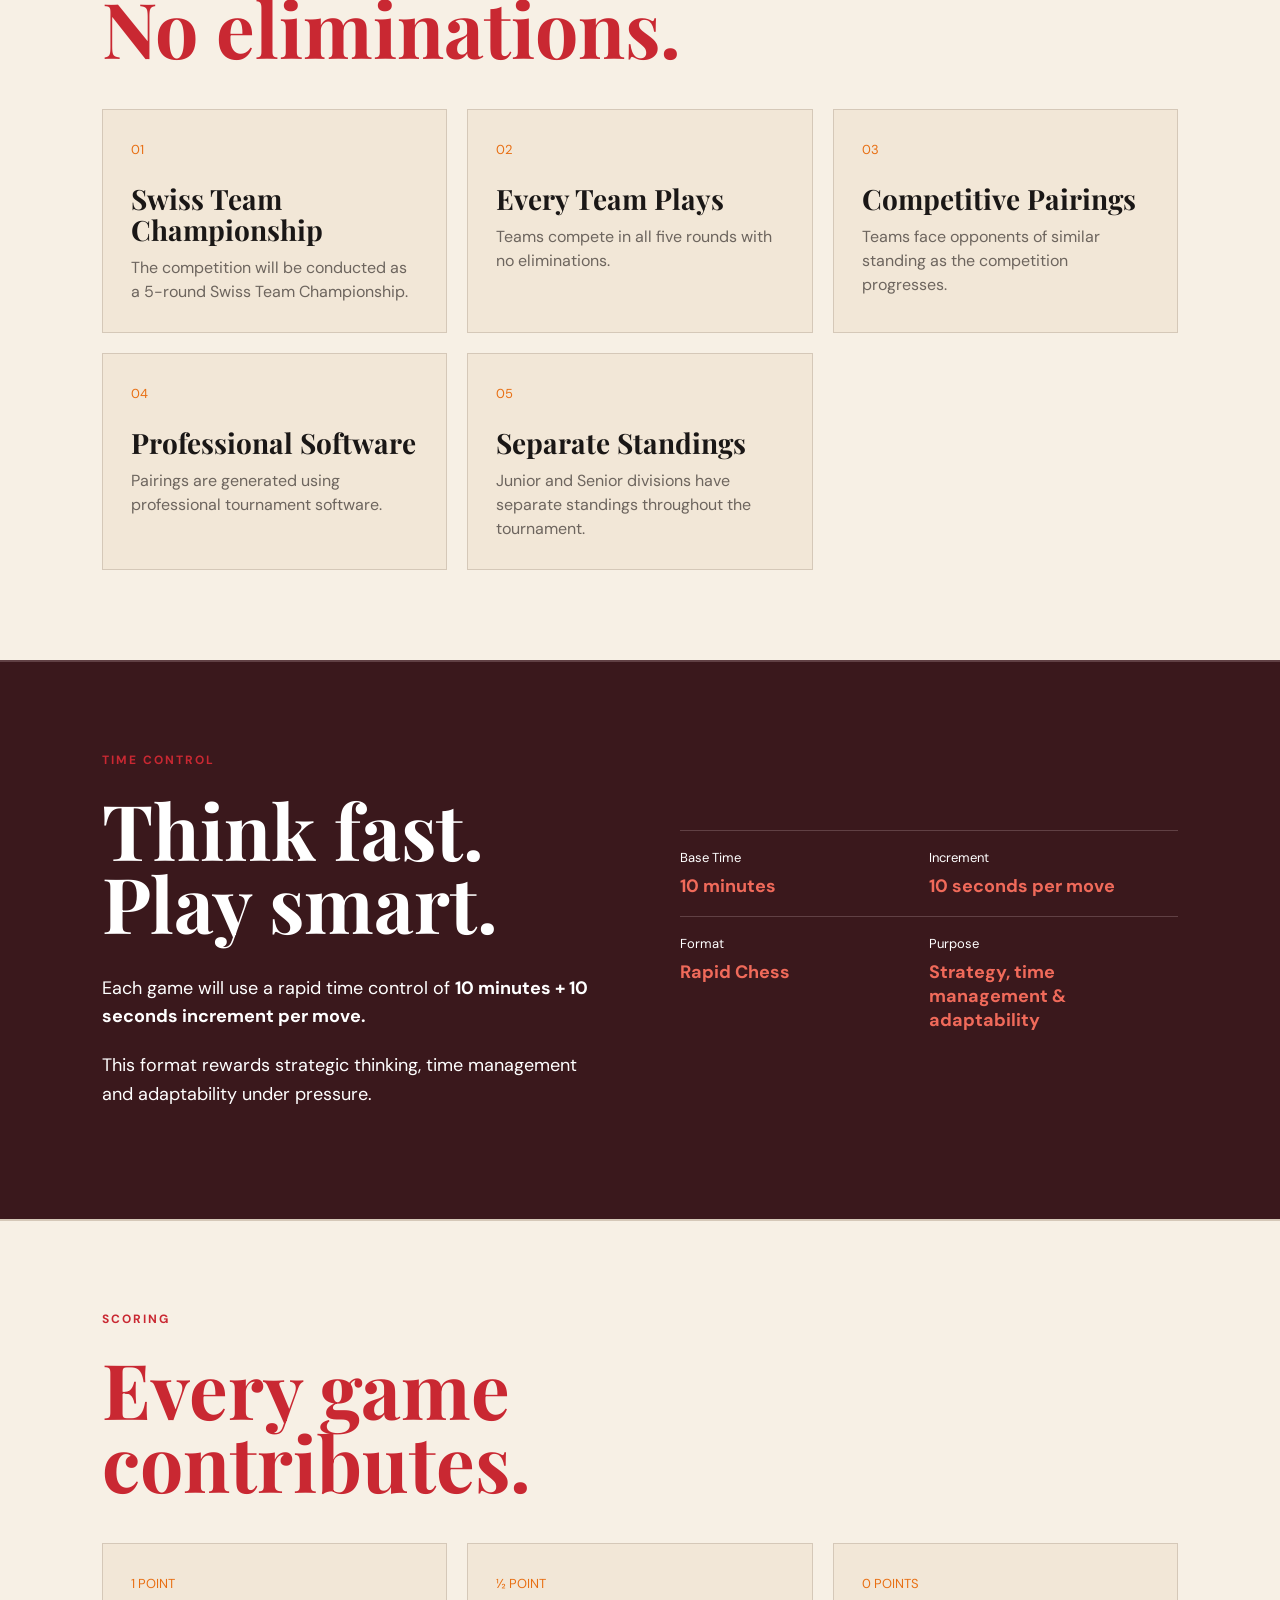
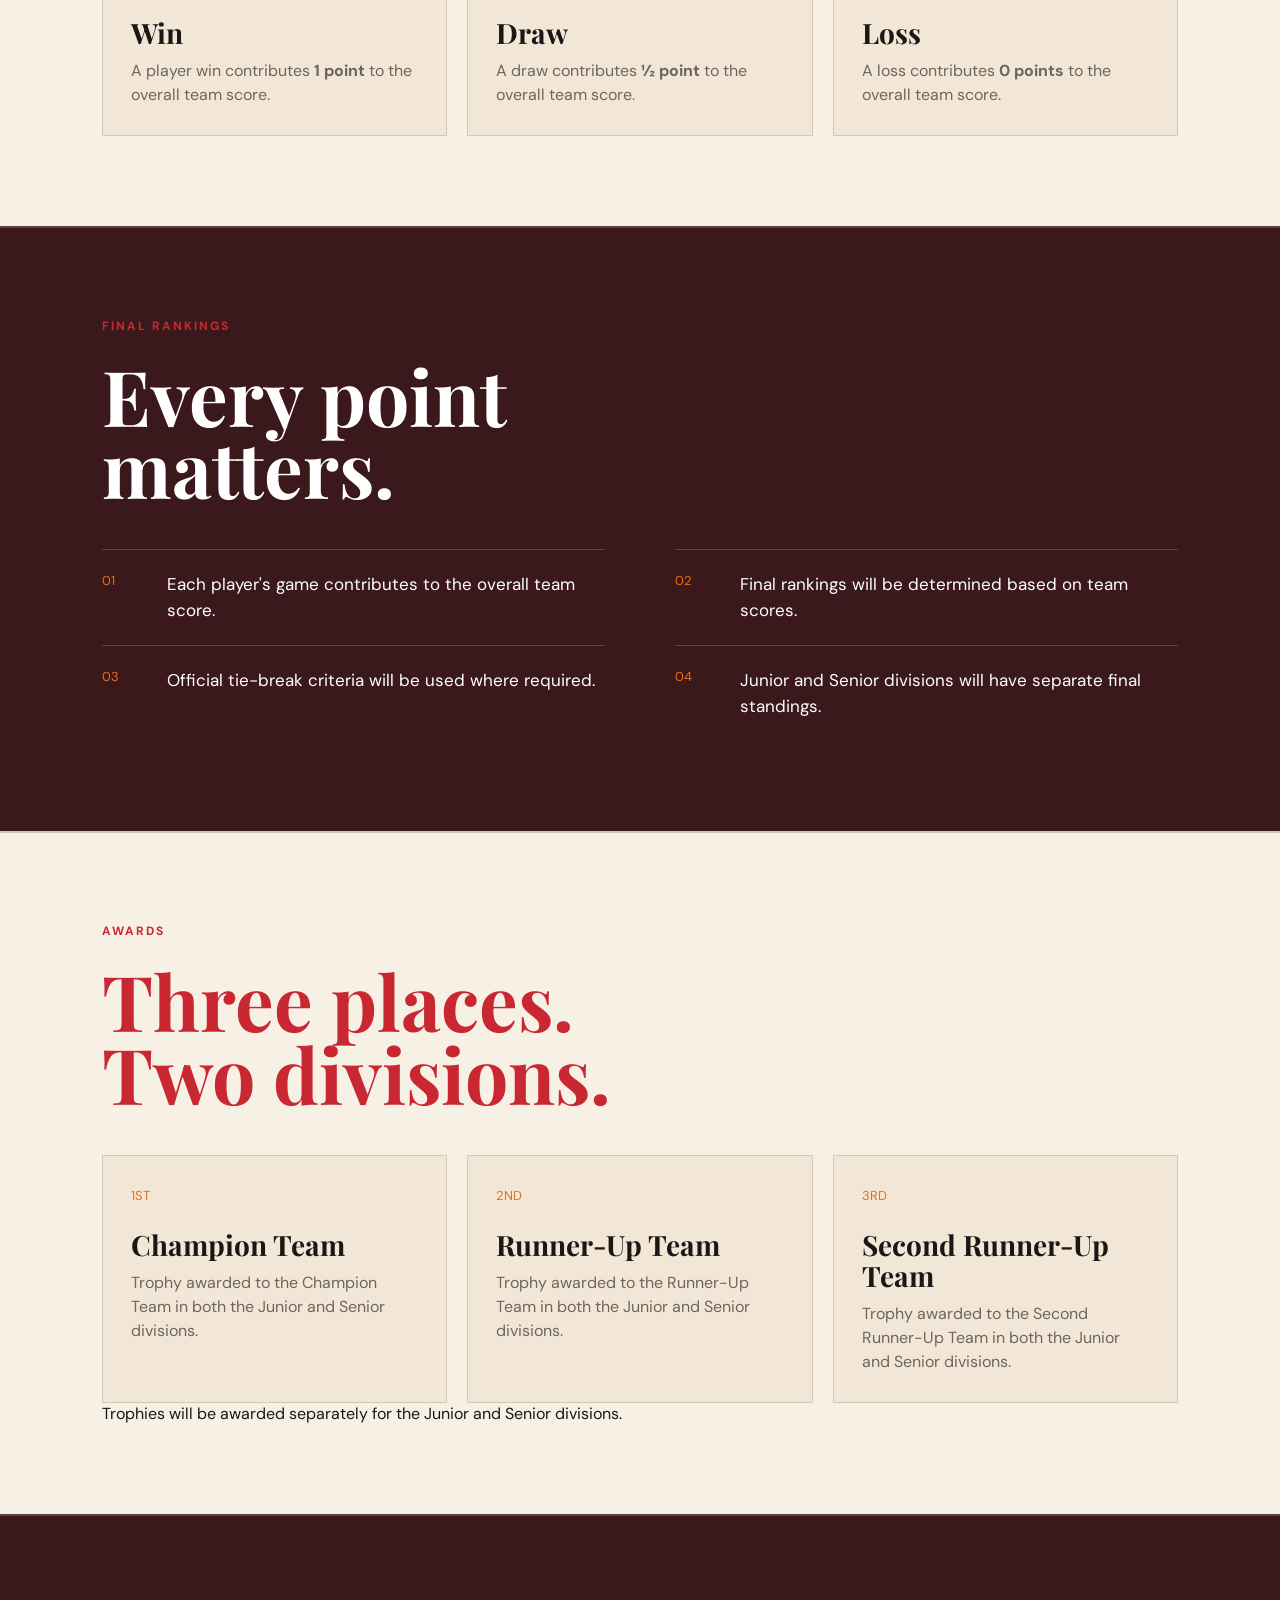
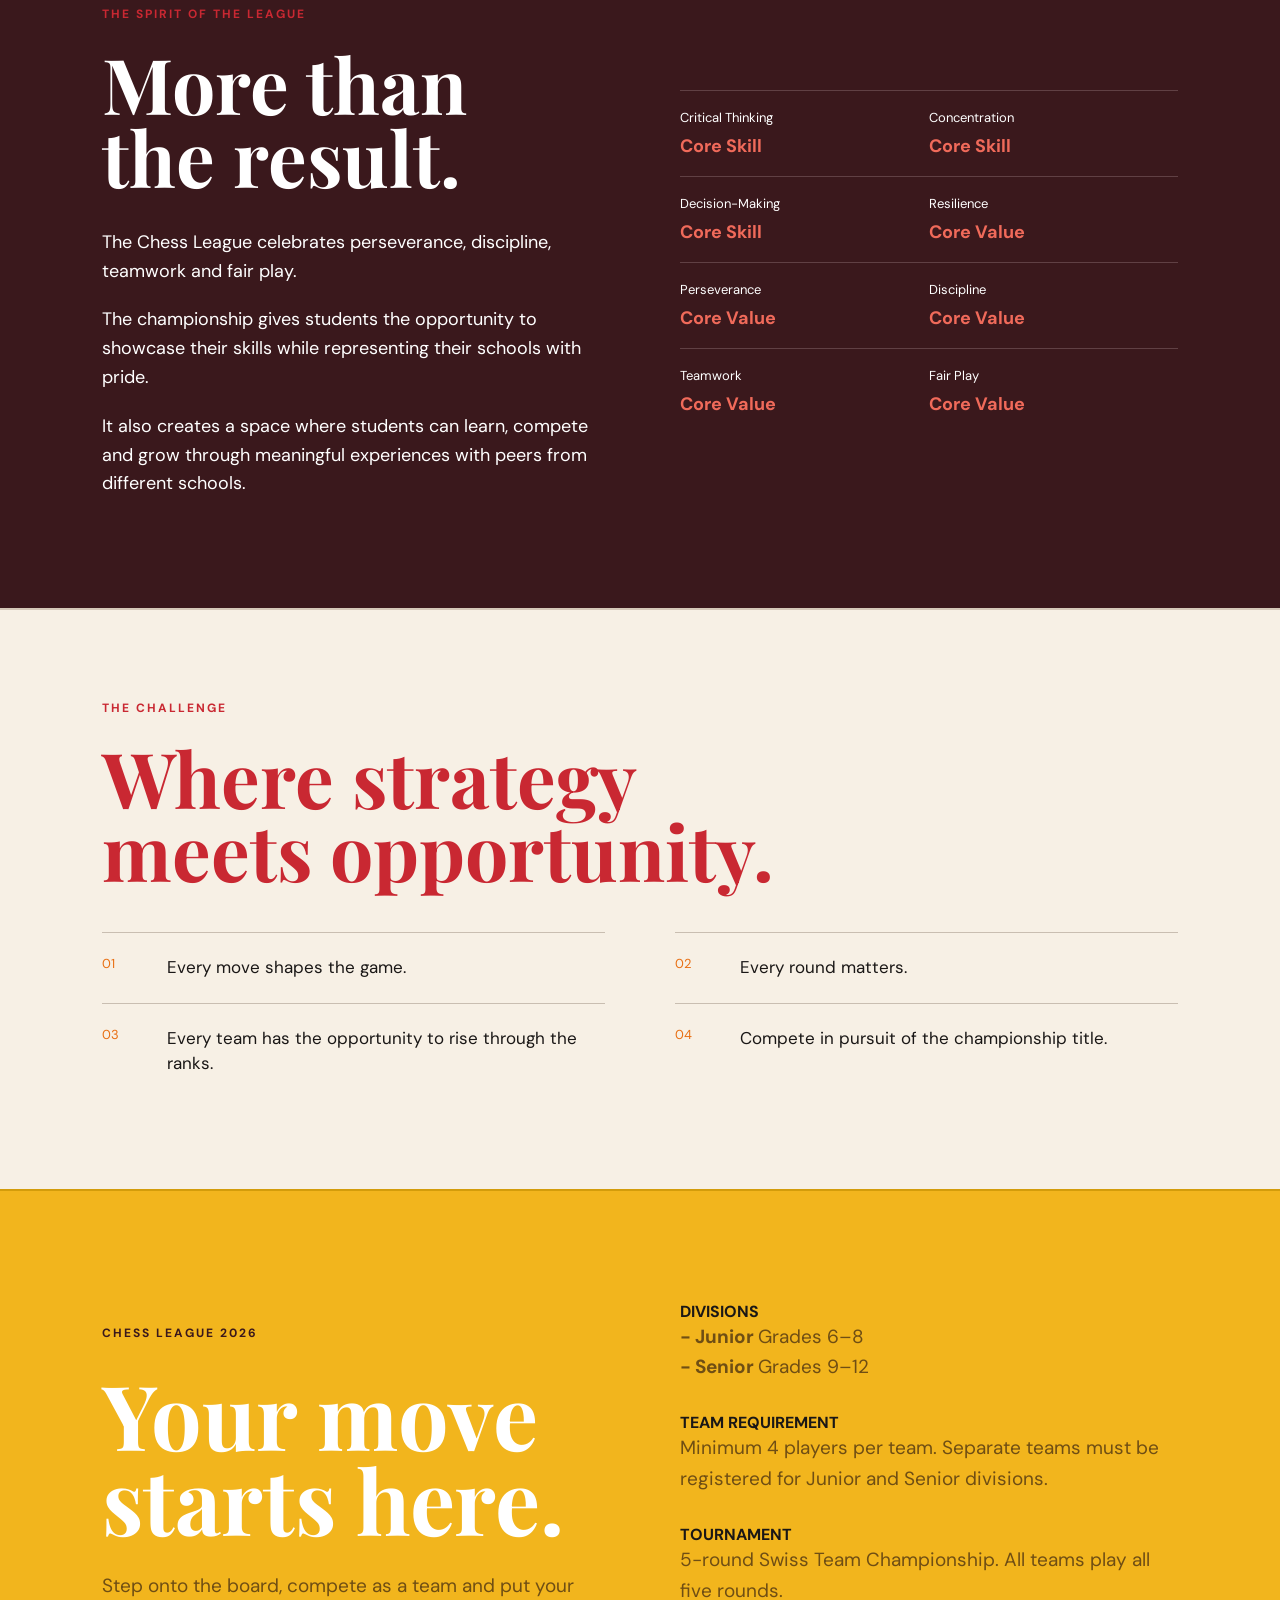
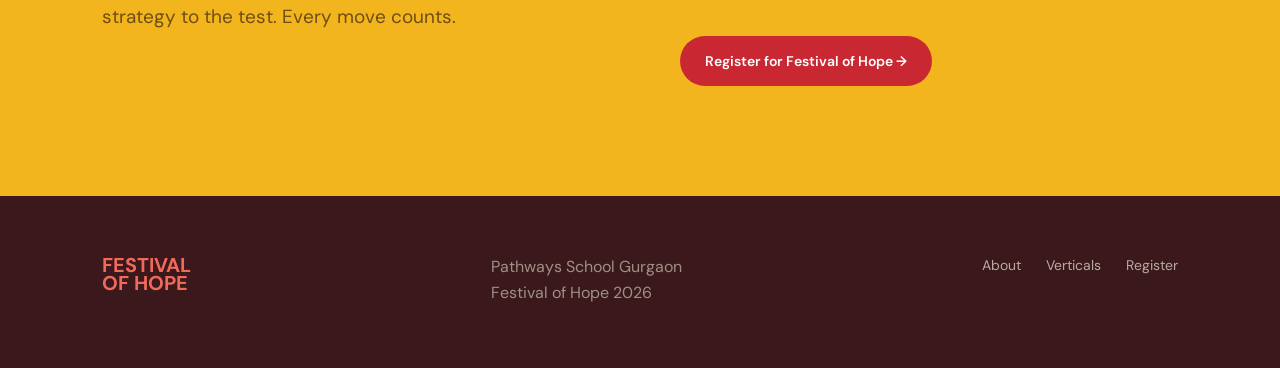
<file: events/chess-league.html>
<!DOCTYPE html>
<html lang="en">

<head>

    <meta charset="UTF-8">

    <meta
        name="viewport"
        content="width=device-width, initial-scale=1.0"
    >

    <title>Chess League 2026 | Festival of Hope</title>

    <link
        rel="stylesheet"
        href="../style.css"
    >

</head>


<body>


    <!-- =========================
         NAVIGATION
    ========================== -->

    <header class="navbar">

        <a href="../index.html" class="logo">
            FESTIVAL<br>
            OF HOPE
        </a>


        <div class="nav-info">

            <span>
                2026
            </span>

            <span class="nav-divider"></span>

            <span>
                PATHWAYS SCHOOL GURGAON
            </span>

        </div>


        <nav>

            <a href="../index.html#about">
                About
            </a>

            <a href="../index.html#events">
                Verticals
            </a>

            <a href="../index.html#register">
                Register
            </a>

            <a href="../support.html">
                Support
            </a>

        </nav>


        <div class="nav-event-count">

            <span class="count-number">
                11
            </span>

            <span class="count-label">
                VERTICALS
            </span>

        </div>


        <a
            href="../updates.html"
            class="nav-button"
        >
            Updates
        </a>

    </header>



    <main class="event-page">


        <!-- =========================
             HERO
        ========================== -->

        <section class="event-hero">

            <div>

                <p class="eyebrow">
                    CHESS · FESTIVAL OF HOPE 2026
                </p>


                <h1>
                    Chess<br>
                    League
                </h1>


                <p class="event-intro">
                    Think Ahead. Play Smart.
                    Checkmate the Competition.
                </p>


                <p class="event-intro">
                    An inter-school team championship celebrating
                    strategic thinking, concentration, decision-making,
                    resilience and sportsmanship.
                </p>

            </div>


            <div class="event-image">

                <img
                    src="../assets/images/chess-league.jpg"
                    alt="Chess League 2026"
                >

            </div>

        </section>



        <!-- =========================
             01 — OVERVIEW
        ========================== -->

        <section class="event-information panel-dark">

            <div class="event-description">

                <p class="eyebrow">
                    EK PEHCHAN · CHESS LEAGUE 2026
                </p>


                <h2>
                    Every move<br>
                    shapes the game.
                </h2>


                <p>
                    The Festival of Hope 2026 Chess League is
                    an inter-school chess championship designed
                    to bring together young minds in a spirit of
                    strategic thinking, healthy competition and
                    sportsmanship.
                </p>


                <p>
                    Through chess, participants have the opportunity
                    to demonstrate critical thinking, concentration,
                    decision-making and resilience while engaging
                    with peers from different schools.
                </p>


                <p>
                    The competition creates a platform where
                    students can learn, compete and grow through
                    meaningful experiences while representing
                    their schools with pride.
                </p>

            </div>


            <div class="event-details">

                <div class="detail">
                    <span>
                        Format
                    </span>

                    <strong>
                        5-Round Swiss Team Championship
                    </strong>
                </div>


                <div class="detail">
                    <span>
                        Junior Division
                    </span>

                    <strong>
                        Grades 6–8
                    </strong>
                </div>


                <div class="detail">
                    <span>
                        Senior Division
                    </span>

                    <strong>
                        Grades 9–12
                    </strong>
                </div>


                <div class="detail">
                    <span>
                        Minimum Team Size
                    </span>

                    <strong>
                        4 players
                    </strong>
                </div>


                <div class="detail">
                    <span>
                        Rounds
                    </span>

                    <strong>
                        5
                    </strong>
                </div>


                <div class="detail">
                    <span>
                        Time Control
                    </span>

                    <strong>
                        10 minutes + 10 seconds
                    </strong>
                </div>

            </div>

        </section>



        <!-- =========================
             02 — DIVISIONS
        ========================== -->

        <section class="event-criteria panel-light">

            <p class="eyebrow">
                TWO DIVISIONS
            </p>


            <h2>
                Two divisions.<br>
                One championship spirit.
            </h2>


            <div class="criteria-grid">


                <div class="criteria-card">

                    <span>
                        01
                    </span>


                    <h3>
                        Junior Division
                    </h3>


                    <p>
                        <strong>
                            Grades 6–8
                        </strong>
                    </p>


                    <p>
                        Schools may register a Junior team
                        independently or alongside a Senior team.
                    </p>


                    <p>
                        The Junior Division has its own standings
                        and awards.
                    </p>

                </div>



                <div class="criteria-card">

                    <span>
                        02
                    </span>


                    <h3>
                        Senior Division
                    </h3>


                    <p>
                        <strong>
                            Grades 9–12
                        </strong>
                    </p>


                    <p>
                        Schools may register a Senior team
                        independently or alongside a Junior team.
                    </p>


                    <p>
                        The Senior Division has its own standings
                        and awards.
                    </p>

                </div>

            </div>

        </section>



        <!-- =========================
             03 — TEAM COMPOSITION
        ========================== -->

        <section class="event-rules panel-dark">

            <p class="eyebrow">
                TEAM COMPOSITION
            </p>


            <h2>
                Build your<br>
                team.
            </h2>


            <div class="rules-list">


                <div>

                    <span>
                        01
                    </span>


                    <div>

                        <h3>
                            Minimum Team Size
                        </h3>

                        <p>
                            Each team must consist of a minimum
                            of 4 players.
                        </p>

                    </div>

                </div>


                <div>

                    <span>
                        02
                    </span>


                    <div>

                        <h3>
                            Separate Teams
                        </h3>

                        <p>
                            Separate teams must be registered
                            for the Junior and Senior divisions.
                        </p>

                    </div>

                </div>


                <div>

                    <span>
                        03
                    </span>


                    <div>

                        <h3>
                            Player Participation
                        </h3>

                        <p>
                            All registered players will participate
                            throughout the tournament.
                        </p>

                    </div>

                </div>


                <div>

                    <span>
                        04
                    </span>


                    <div>

                        <h3>
                            School Registration
                        </h3>

                        <p>
                            Schools may register teams in either
                            or both categories.
                        </p>

                    </div>

                </div>

            </div>

        </section>



        <!-- =========================
             04 — TOURNAMENT FORMAT
        ========================== -->

        <section class="event-criteria panel-light">

            <p class="eyebrow">
                TOURNAMENT FORMAT
            </p>


            <h2>
                Five rounds.<br>
                No eliminations.
            </h2>


            <div class="criteria-grid">


                <div class="criteria-card">

                    <span>
                        01
                    </span>


                    <h3>
                        Swiss Team Championship
                    </h3>


                    <p>
                        The competition will be conducted as
                        a 5-round Swiss Team Championship.
                    </p>

                </div>



                <div class="criteria-card">

                    <span>
                        02
                    </span>


                    <h3>
                        Every Team Plays
                    </h3>


                    <p>
                        Teams compete in all five rounds with
                        no eliminations.
                    </p>

                </div>



                <div class="criteria-card">

                    <span>
                        03
                    </span>


                    <h3>
                        Competitive Pairings
                    </h3>


                    <p>
                        Teams face opponents of similar standing
                        as the competition progresses.
                    </p>

                </div>



                <div class="criteria-card">

                    <span>
                        04
                    </span>


                    <h3>
                        Professional Software
                    </h3>


                    <p>
                        Pairings are generated using professional
                        tournament software.
                    </p>

                </div>



                <div class="criteria-card">

                    <span>
                        05
                    </span>


                    <h3>
                        Separate Standings
                    </h3>


                    <p>
                        Junior and Senior divisions have separate
                        standings throughout the tournament.
                    </p>

                </div>

            </div>

        </section>



        <!-- =========================
             05 — TIME CONTROL
        ========================== -->

        <section class="event-information panel-dark">

            <div class="event-description">

                <p class="eyebrow">
                    TIME CONTROL
                </p>


                <h2>
                    Think fast.<br>
                    Play smart.
                </h2>


                <p>
                    Each game will use a rapid time control of
                    <strong>
                        10 minutes + 10 seconds increment per move.
                    </strong>
                </p>


                <p>
                    This format rewards strategic thinking,
                    time management and adaptability under pressure.
                </p>

            </div>


            <div class="event-details">

                <div class="detail">
                    <span>
                        Base Time
                    </span>

                    <strong>
                        10 minutes
                    </strong>
                </div>


                <div class="detail">
                    <span>
                        Increment
                    </span>

                    <strong>
                        10 seconds per move
                    </strong>
                </div>


                <div class="detail">
                    <span>
                        Format
                    </span>

                    <strong>
                        Rapid Chess
                    </strong>
                </div>


                <div class="detail">
                    <span>
                        Purpose
                    </span>

                    <strong>
                        Strategy, time management & adaptability
                    </strong>
                </div>

            </div>

        </section>



        <!-- =========================
             06 — SCORING
        ========================== -->

        <section class="event-criteria panel-light">

            <p class="eyebrow">
                SCORING
            </p>


            <h2>
                Every game<br>
                contributes.
            </h2>


            <div class="criteria-grid">


                <div class="criteria-card">

                    <span>
                        1 POINT
                    </span>


                    <h3>
                        Win
                    </h3>


                    <p>
                        A player win contributes
                        <strong>
                            1 point
                        </strong>
                        to the overall team score.
                    </p>

                </div>



                <div class="criteria-card">

                    <span>
                        ½ POINT
                    </span>


                    <h3>
                        Draw
                    </h3>


                    <p>
                        A draw contributes
                        <strong>
                            ½ point
                        </strong>
                        to the overall team score.
                    </p>

                </div>



                <div class="criteria-card">

                    <span>
                        0 POINTS
                    </span>


                    <h3>
                        Loss
                    </h3>


                    <p>
                        A loss contributes
                        <strong>
                            0 points
                        </strong>
                        to the overall team score.
                    </p>

                </div>

            </div>

        </section>



        <!-- =========================
             07 — FINAL RANKINGS
        ========================== -->

        <section class="event-rules panel-dark">

            <p class="eyebrow">
                FINAL RANKINGS
            </p>


            <h2>
                Every point<br>
                matters.
            </h2>


            <div class="rules-list">


                <div>

                    <span>
                        01
                    </span>


                    <p>
                        Each player's game contributes to the
                        overall team score.
                    </p>

                </div>


                <div>

                    <span>
                        02
                    </span>


                    <p>
                        Final rankings will be determined based
                        on team scores.
                    </p>

                </div>


                <div>

                    <span>
                        03
                    </span>


                    <p>
                        Official tie-break criteria will be used
                        where required.
                    </p>

                </div>


                <div>

                    <span>
                        04
                    </span>


                    <p>
                        Junior and Senior divisions will have
                        separate final standings.
                    </p>

                </div>

            </div>

        </section>



        <!-- =========================
             08 — AWARDS
        ========================== -->

        <section class="event-criteria panel-light">

            <p class="eyebrow">
                AWARDS
            </p>


            <h2>
                Three places.<br>
                Two divisions.
            </h2>


            <div class="criteria-grid">


                <div class="criteria-card">

                    <span>
                        1ST
                    </span>


                    <h3>
                        Champion Team
                    </h3>


                    <p>
                        Trophy awarded to the Champion Team
                        in both the Junior and Senior divisions.
                    </p>

                </div>



                <div class="criteria-card">

                    <span>
                        2ND
                    </span>


                    <h3>
                        Runner-Up Team
                    </h3>


                    <p>
                        Trophy awarded to the Runner-Up Team
                        in both the Junior and Senior divisions.
                    </p>

                </div>



                <div class="criteria-card">

                    <span>
                        3RD
                    </span>


                    <h3>
                        Second Runner-Up Team
                    </h3>


                    <p>
                        Trophy awarded to the Second Runner-Up
                        Team in both the Junior and Senior divisions.
                    </p>

                </div>

            </div>


            <p>
                Trophies will be awarded separately for the
                Junior and Senior divisions.
            </p>

        </section>



        <!-- =========================
             09 — VALUES
        ========================== -->

        <section class="event-information panel-dark">

            <div class="event-description">

                <p class="eyebrow">
                    THE SPIRIT OF THE LEAGUE
                </p>


                <h2>
                    More than<br>
                    the result.
                </h2>


                <p>
                    The Chess League celebrates perseverance,
                    discipline, teamwork and fair play.
                </p>


                <p>
                    The championship gives students the opportunity
                    to showcase their skills while representing
                    their schools with pride.
                </p>


                <p>
                    It also creates a space where students can
                    learn, compete and grow through meaningful
                    experiences with peers from different schools.
                </p>

            </div>


            <div class="event-details">

                <div class="detail">
                    <span>
                        Critical Thinking
                    </span>

                    <strong>
                        Core Skill
                    </strong>
                </div>


                <div class="detail">
                    <span>
                        Concentration
                    </span>

                    <strong>
                        Core Skill
                    </strong>
                </div>


                <div class="detail">
                    <span>
                        Decision-Making
                    </span>

                    <strong>
                        Core Skill
                    </strong>
                </div>


                <div class="detail">
                    <span>
                        Resilience
                    </span>

                    <strong>
                        Core Value
                    </strong>
                </div>


                <div class="detail">
                    <span>
                        Perseverance
                    </span>

                    <strong>
                        Core Value
                    </strong>
                </div>


                <div class="detail">
                    <span>
                        Discipline
                    </span>

                    <strong>
                        Core Value
                    </strong>
                </div>


                <div class="detail">
                    <span>
                        Teamwork
                    </span>

                    <strong>
                        Core Value
                    </strong>
                </div>


                <div class="detail">
                    <span>
                        Fair Play
                    </span>

                    <strong>
                        Core Value
                    </strong>
                </div>

            </div>

        </section>



        <!-- =========================
             10 — TAGLINE
        ========================== -->

        <section class="event-rules panel-light">

            <p class="eyebrow">
                THE CHALLENGE
            </p>


            <h2>
                Where strategy<br>
                meets opportunity.
            </h2>


            <div class="rules-list">


                <div>

                    <span>
                        01
                    </span>


                    <p>
                        Every move shapes the game.
                    </p>

                </div>


                <div>

                    <span>
                        02
                    </span>


                    <p>
                        Every round matters.
                    </p>

                </div>


                <div>

                    <span>
                        03
                    </span>


                    <p>
                        Every team has the opportunity
                        to rise through the ranks.
                    </p>

                </div>


                <div>

                    <span>
                        04
                    </span>


                    <p>
                        Compete in pursuit of the
                        championship title.
                    </p>

                </div>

            </div>

        </section>



        <!-- =========================
             11 — REGISTRATION
        ========================== -->

        <section class="event-register panel-gold">

            <div>

                <p class="eyebrow">
                    CHESS LEAGUE 2026
                </p>


                <h2>
                    Your move<br>
                    starts here.
                </h2>


                <p class="event-register-description">
                    <br>
                    Step onto the board, compete as a team
                    and put your strategy to the test.
                    Every move counts.
                </p>

            </div>


            <div class="event-register-right">

                <div class="registration-block">

                    <span class="registration-label">
                       <strong> DIVISIONS </strong> 
                    </span>


                    <div class="registration-options">

                        <p>
                            <strong>
                                 - Junior
                            </strong>

                            Grades 6–8<br>
                            <strong>
                                 - Senior
                            </strong>

                            Grades 9–12
                        </p>

                    </div>

                </div>


                <div class="registration-block">

                    <span class="registration-label">
                      <strong>  TEAM REQUIREMENT </strong> 
                    </span>


                    <p>
                        Minimum 4 players per team.
                        Separate teams must be registered
                        for Junior and Senior divisions.
                    </p>

                </div>


                <div class="registration-block">

                    <span class="registration-label">
                      <strong> TOURNAMENT </strong> 
                    </span>


                    <p>
                        5-round Swiss Team Championship.
                        All teams play all five rounds.
                    </p>

                </div>


                <div class="registration-action">

                    <a
                        href="../index.html#register"
                        class="button primary"
                    >
                        Register for Festival of Hope →
                    </a>

                </div>

            </div>

        </section>


    </main>



    <!-- =========================
         FOOTER
    ========================== -->

    <footer>

        <div class="footer-logo">
            FESTIVAL<br>
            OF HOPE
        </div>


        <div class="footer-info">

            <p>
                Pathways School Gurgaon
            </p>


            <p>
                Festival of Hope 2026
            </p>

        </div>


        <div class="footer-links">

            <a href="../index.html#about">
                About
            </a>


            <a href="../index.html#events">
                Verticals
            </a>


            <a href="../index.html#register">
                Register
            </a>

        </div>

    </footer>


</body>

</html>
</file>
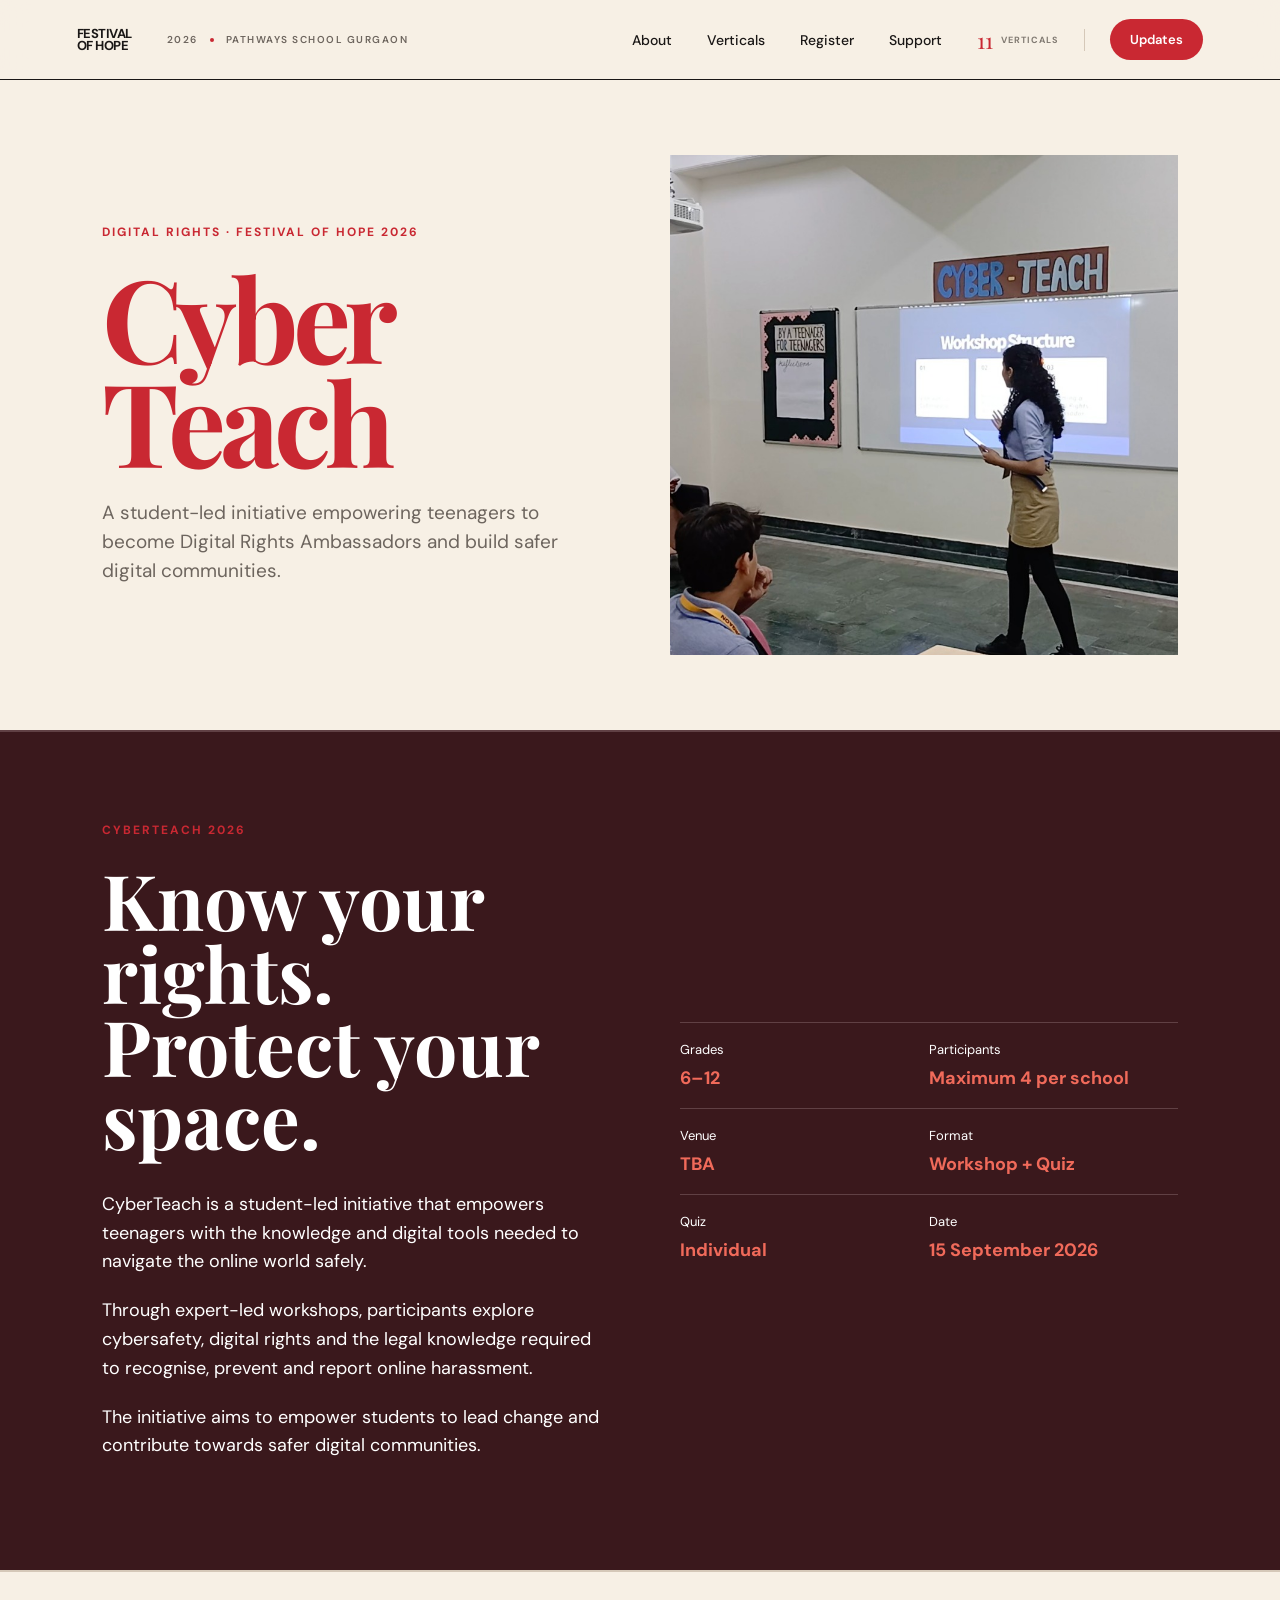
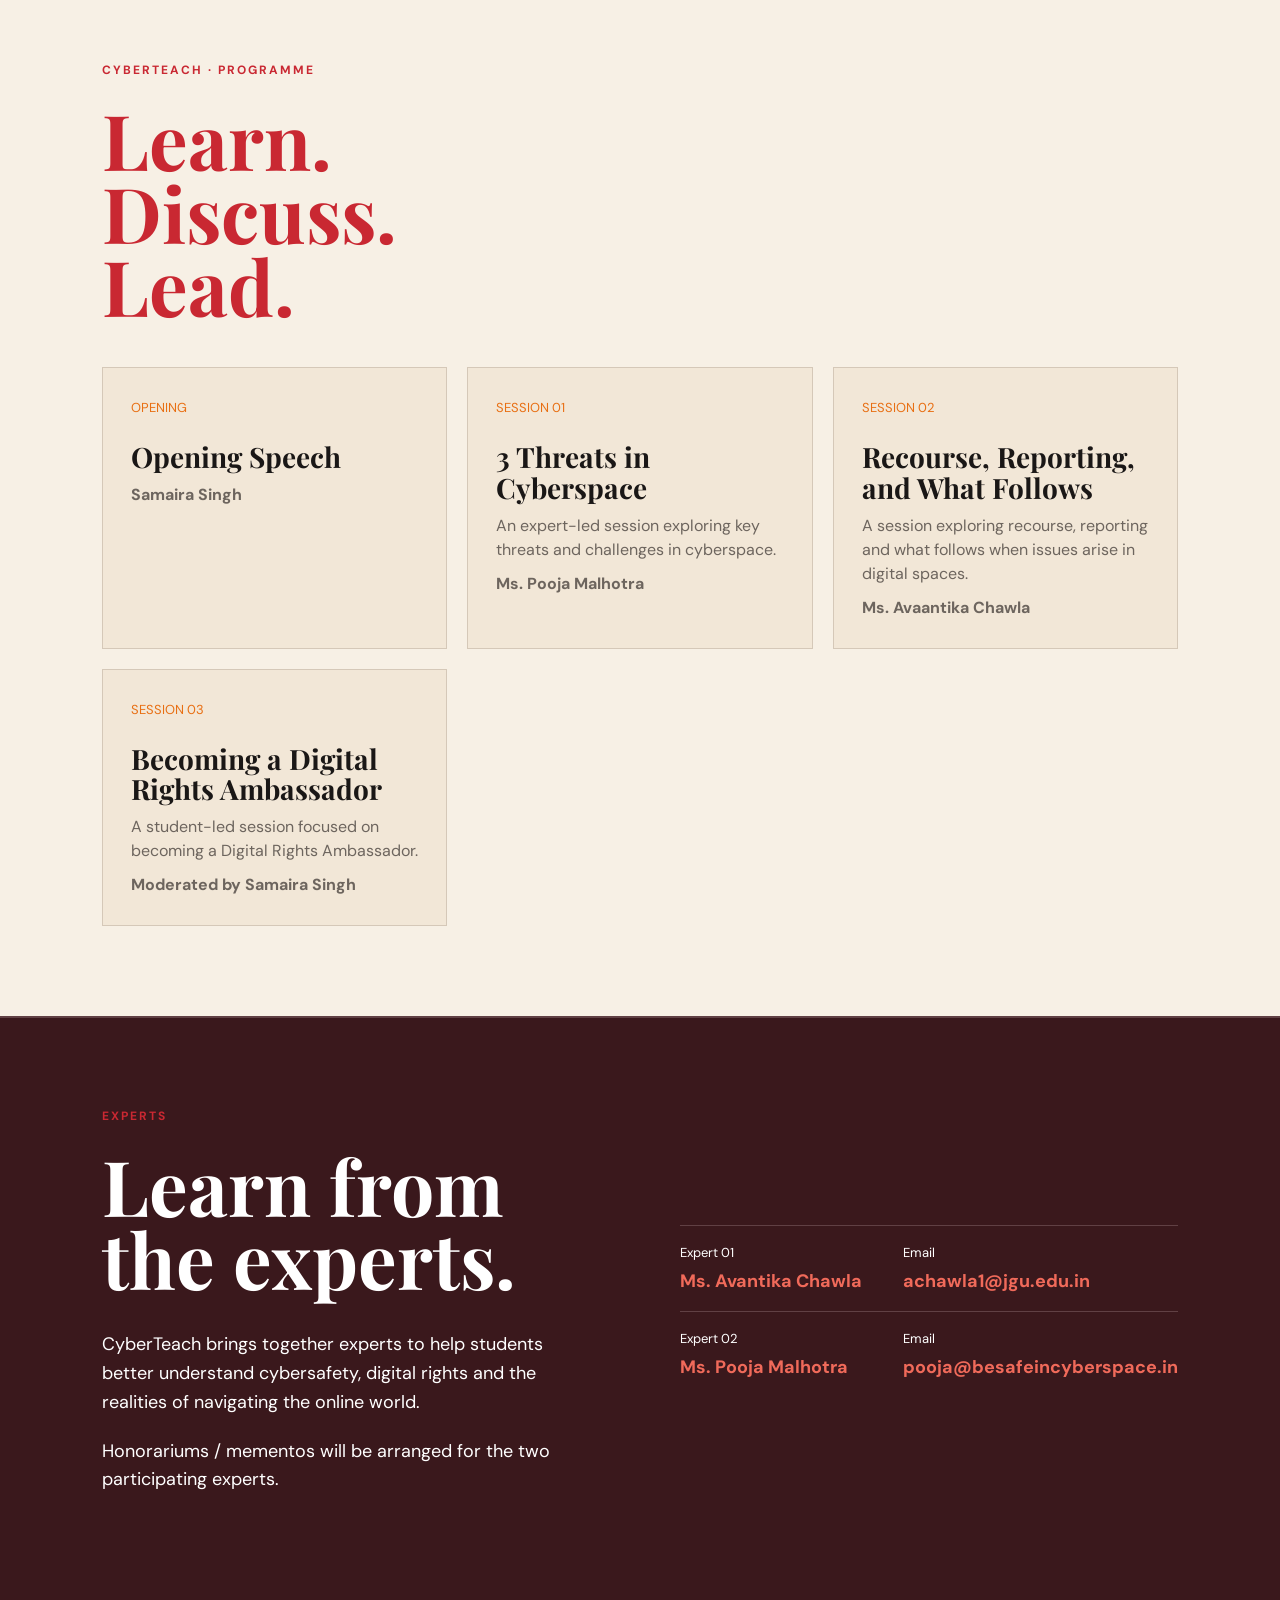
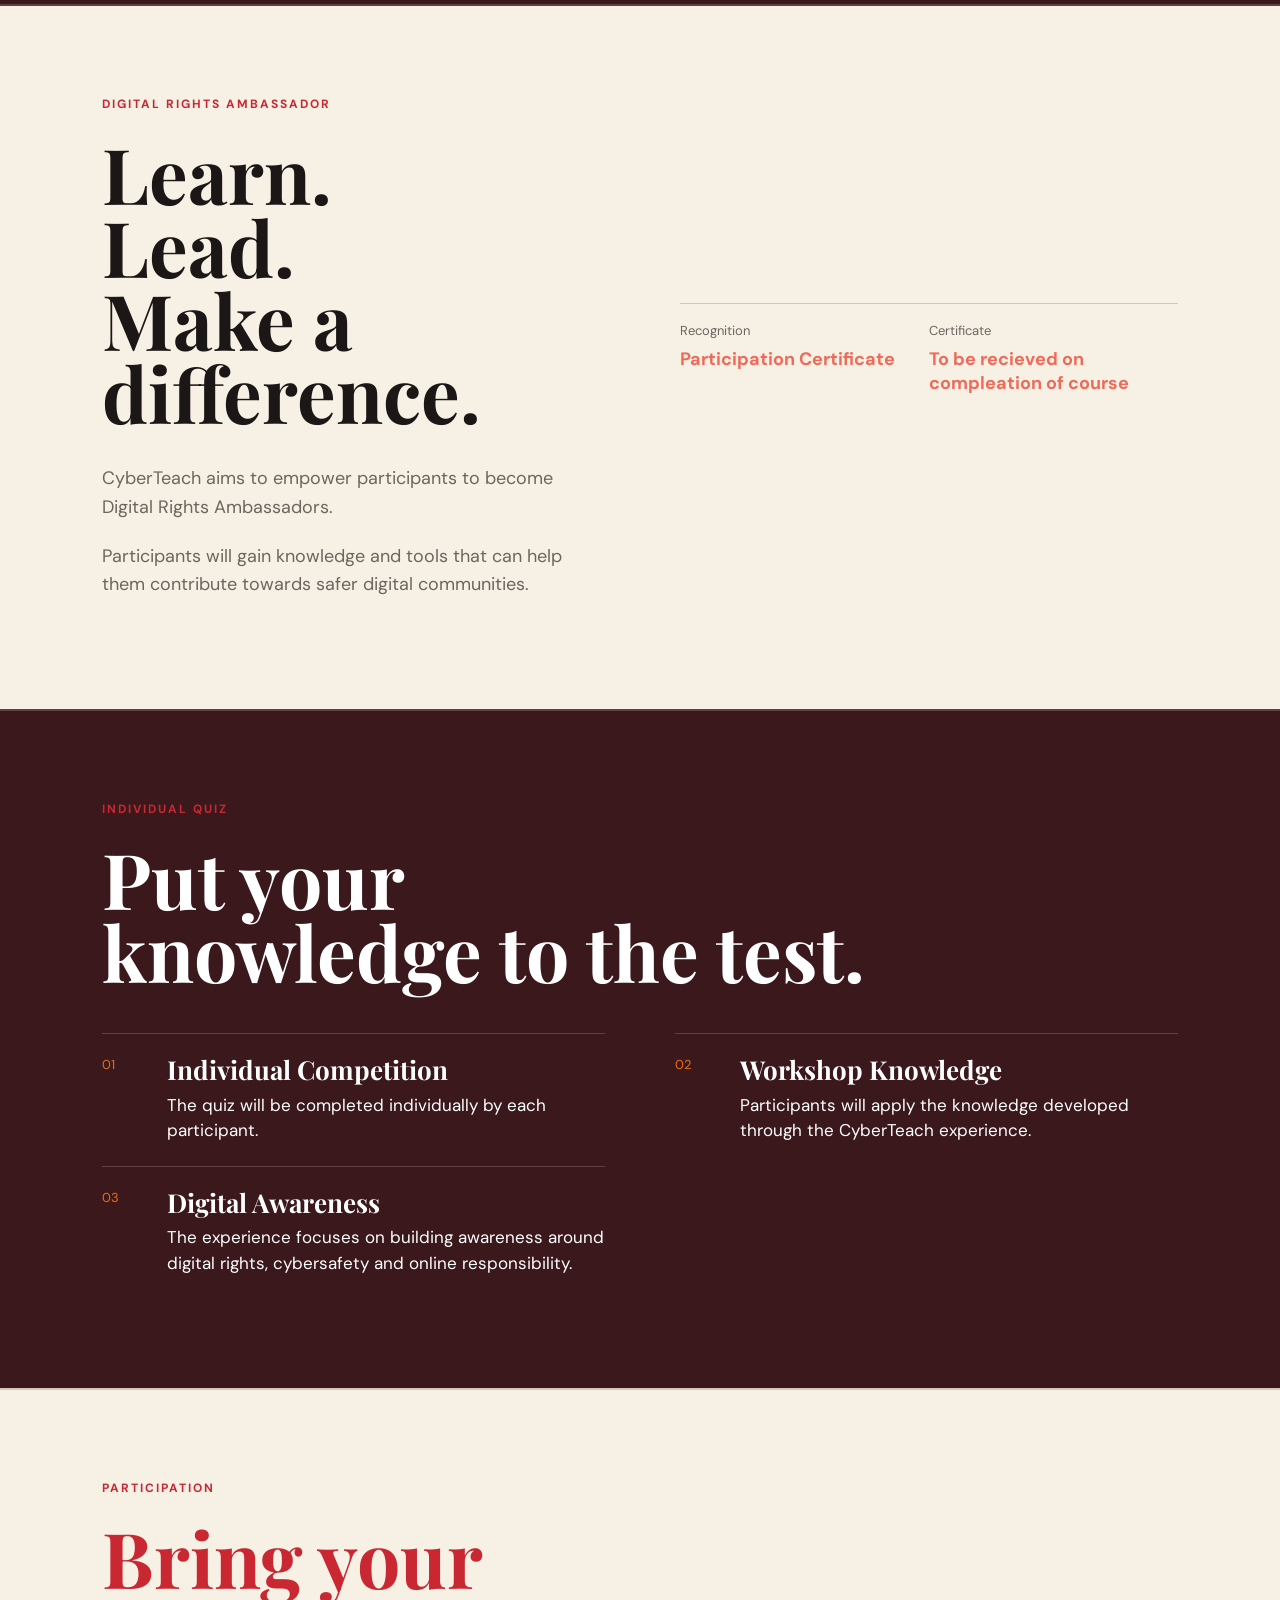
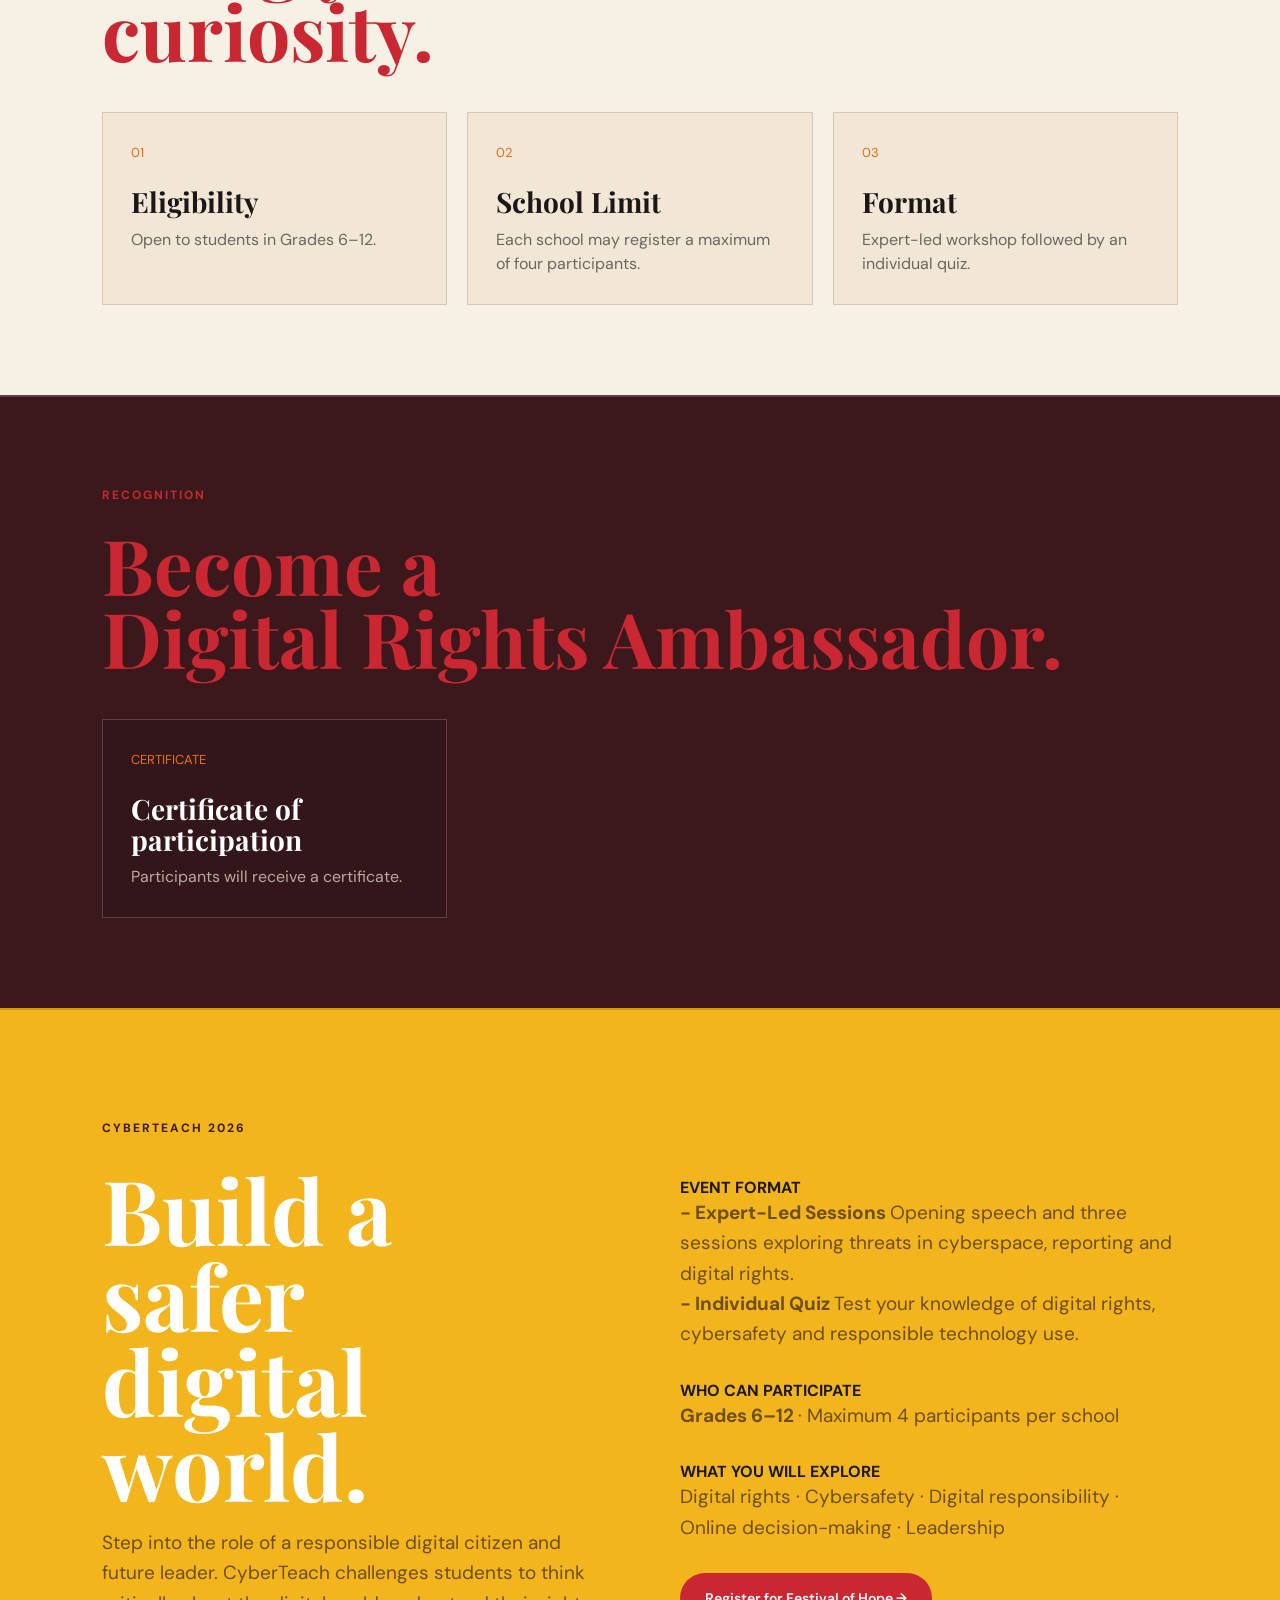
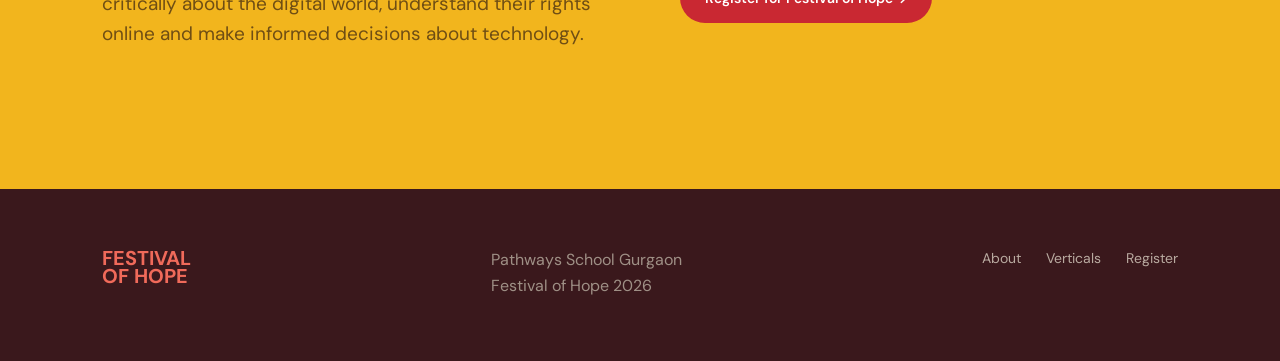
<file: events/cyberteach.html>
<!DOCTYPE html>
<html lang="en">

<head>

    <meta charset="UTF-8">

    <meta
        name="viewport"
        content="width=device-width, initial-scale=1.0"
    >

    <title>
        CyberTeach 2026 | Festival of Hope
    </title>

    <link
        rel="stylesheet"
        href="../style.css"
    >

</head>


<body>


    <!-- =========================
         NAVIGATION
    ========================== -->

    <header class="navbar">

        <a
            href="../index.html"
            class="logo"
        >
            FESTIVAL<br>
            OF HOPE
        </a>


        <div class="nav-info">

            <span>
                2026
            </span>

            <span class="nav-divider"></span>

            <span>
                PATHWAYS SCHOOL GURGAON
            </span>

        </div>


        <nav>

            <a href="../index.html#about">
                About
            </a>

            <a href="../index.html#events">
                Verticals
            </a>

            <a href="../index.html#register">
                Register
            </a>

            <a href="../support.html">
                Support
            </a>

        </nav>


        <div class="nav-event-count">

            <span class="count-number">
                11
            </span>

            <span class="count-label">
                VERTICALS
            </span>

        </div>


        <a
            href="../updates.html"
            class="nav-button"
        >
            Updates
        </a>

    </header>



    <main class="event-page">


        <!-- =========================
             HERO
        ========================== -->

        <section class="event-hero">

            <div>

                <p class="eyebrow">
                    DIGITAL RIGHTS · FESTIVAL OF HOPE 2026
                </p>


                <h1>
                    Cyber<br>
                    Teach
                </h1>


                <p class="event-intro">
                    A student-led initiative empowering
                    teenagers to become Digital Rights
                    Ambassadors and build safer digital
                    communities.
                </p>

            </div>


            <div class="event-image">

                <img
                    src="../assets/images/cyberteach.jpg"
                    alt="CyberTeach"
                >

            </div>

        </section>



        <!-- =========================
             01 — VERTICAL OVERVIEW
        ========================== -->

        <section class="event-information panel-dark">

            <div class="event-description">

                <p class="eyebrow">
                    CYBERTEACH 2026
                </p>


                <h2>
                    Know your<br>
                    rights.<br>
                    Protect your space.
                </h2>


                <p>
                    CyberTeach is a student-led initiative that
                    empowers teenagers with the knowledge and
                    digital tools needed to navigate the online
                    world safely.
                </p>


                <p>
                    Through expert-led workshops, participants
                    explore cybersafety, digital rights and the
                    legal knowledge required to recognise,
                    prevent and report online harassment.
                </p>


                <p>
                    The initiative aims to empower students to
                    lead change and contribute towards safer
                    digital communities.
                </p>

            </div>


            <div class="event-details">

                <div class="detail">

                    <span>
                        Grades
                    </span>

                    <strong>
                        6–12
                    </strong>

                </div>


                <div class="detail">

                    <span>
                        Participants
                    </span>

                    <strong>
                        Maximum 4 per school
                    </strong>

                </div>


                <div class="detail">

                    <span>
                        Venue
                    </span>

                    <strong>
                        TBA
                    </strong>

                </div>


                <div class="detail">

                    <span>
                        Format
                    </span>

                    <strong>
                        Workshop + Quiz
                    </strong>

                </div>


                <div class="detail">

                    <span>
                        Quiz
                    </span>

                    <strong>
                        Individual
                    </strong>

                </div>


                <div class="detail">

                    <span>
                        Date
                    </span>

                    <strong>
                        15 September 2026
                    </strong>

                </div>

            </div>

        </section>



        <!-- =========================
             02 — PROGRAMME
        ========================== -->

        <section class="event-criteria panel-light">

            <p class="eyebrow">
                CYBERTEACH · PROGRAMME
            </p>


            <h2>
                Learn.<br>
                Discuss.<br>
                Lead.
            </h2>


            <div class="criteria-grid">


                <div class="criteria-card">

                    <span>
                        OPENING
                    </span>


                    <h3>
                        Opening Speech
                    </h3>


                    <p>
                        <strong>
                            Samaira Singh
                        </strong>
                    </p>

                </div>



                <div class="criteria-card">

                    <span>
                        SESSION 01
                    </span>


                    <h3>
                        3 Threats in Cyberspace
                    </h3>


                    <p>
                        An expert-led session exploring
                        key threats and challenges in
                        cyberspace.
                    </p>


                    <p>
                        <strong>
                            Ms. Pooja Malhotra
                        </strong>
                    </p>

                </div>



                <div class="criteria-card">

                    <span>
                        SESSION 02
                    </span>


                    <h3>
                        Recourse, Reporting, and What Follows
                    </h3>


                    <p>
                        A session exploring recourse,
                        reporting and what follows when
                        issues arise in digital spaces.
                    </p>


                    <p>
                        <strong>
                            Ms. Avaantika Chawla
                        </strong>
                    </p>

                </div>



                <div class="criteria-card">

                    <span>
                        SESSION 03
                    </span>


                    <h3>
                        Becoming a Digital Rights Ambassador
                    </h3>


                    <p>
                        A student-led session focused on
                        becoming a Digital Rights Ambassador.
                    </p>


                    <p>
                        <strong>
                            Moderated by Samaira Singh
                        </strong>
                    </p>

                </div>

            </div>

        </section>



        <!-- =========================
             03 — EXPERTS
        ========================== -->

        <section class="event-information panel-dark">

            <div class="event-description">

                <p class="eyebrow">
                    EXPERTS
                </p>


                <h2>
                    Learn from<br>
                    the experts.
                </h2>


                <p>
                    CyberTeach brings together experts to help
                    students better understand cybersafety,
                    digital rights and the realities of navigating
                    the online world.
                </p>


                <p>
                    Honorariums / mementos will be arranged
                    for the two participating experts.
                </p>

            </div>


            <div class="event-details">


                <div class="detail">

                    <span>
                        Expert 01
                    </span>

                    <strong>
                        Ms. Avantika Chawla
                    </strong>

                </div>


                <div class="detail">

                    <span>
                        Email
                    </span>

                    <strong>
                        achawla1@jgu.edu.in
                    </strong>

                </div>


                <div class="detail">

                    <span>
                        Expert 02
                    </span>

                    <strong>
                        Ms. Pooja Malhotra
                    </strong>

                </div>


                <div class="detail">

                    <span>
                        Email
                    </span>

                    <strong>
                        pooja@besafeincyberspace.in
                    </strong>

                </div>

            </div>

        </section>



        <!-- =========================
             04 — DIGITAL RIGHTS AMBASSADOR
        ========================== -->

        <section class="event-information panel-light">

            <div class="event-description">

                <p class="eyebrow">
                    DIGITAL RIGHTS AMBASSADOR
                </p>


                <h2>
                    Learn.<br>
                    Lead.<br>
                    Make a difference.
                </h2>


                <p>
                    CyberTeach aims to empower participants
                    to become Digital Rights Ambassadors.
                </p>


                <p>
                    Participants will gain knowledge and tools
                    that can help them contribute towards safer
                    digital communities.
                </p>

            </div>


            <div class="event-details">

                <div class="detail">

                    <span>
                        Recognition
                    </span>

                    <strong>
                        Participation Certificate
                    </strong>

                </div>


                <div class="detail">

                    <span>
                        Certificate
                    </span>

                    <strong>
                        To be recieved on compleation of course
                    </strong>

                </div>

            </div>

        </section>



        <!-- =========================
             05 — QUIZ
        ========================== -->

        <section class="event-rules panel-dark">

            <p class="eyebrow">
                INDIVIDUAL QUIZ
            </p>


            <h2>
                Put your<br>
                knowledge to the test.
            </h2>


            <div class="rules-list">


                <div>

                    <span>
                        01
                    </span>


                    <div>

                        <h3>
                            Individual Competition
                        </h3>

                        <p>
                            The quiz will be completed
                            individually by each participant.
                        </p>

                    </div>

                </div>



                <div>

                    <span>
                        02
                    </span>


                    <div>

                        <h3>
                            Workshop Knowledge
                        </h3>

                        <p>
                            Participants will apply the knowledge
                            developed through the CyberTeach
                            experience.
                        </p>

                    </div>

                </div>



                <div>

                    <span>
                        03
                    </span>


                    <div>

                        <h3>
                            Digital Awareness
                        </h3>

                        <p>
                            The experience focuses on building
                            awareness around digital rights,
                            cybersafety and online responsibility.
                        </p>

                    </div>

                </div>

            </div>

        </section>



        <!-- =========================
             06 — PARTICIPATION
        ========================== -->

        <section class="event-criteria panel-light">

            <p class="eyebrow">
                PARTICIPATION
            </p>


            <h2>
                Bring your<br>
                curiosity.
            </h2>


            <div class="criteria-grid">


                <div class="criteria-card">

                    <span>
                        01
                    </span>


                    <h3>
                        Eligibility
                    </h3>


                    <p>
                        Open to students in Grades 6–12.
                    </p>

                </div>



                <div class="criteria-card">

                    <span>
                        02
                    </span>


                    <h3>
                        School Limit
                    </h3>


                    <p>
                        Each school may register a maximum
                        of four participants.
                    </p>

                </div>



                <div class="criteria-card">

                    <span>
                        03
                    </span>


                    <h3>
                        Format
                    </h3>


                    <p>
                        Expert-led workshop followed by
                        an individual quiz.
                    </p>

                </div>

            </div>

        </section>



        <!-- =========================
             07 — RECOGNITION
        ========================== -->

        <section class="event-criteria panel-dark">

            <p class="eyebrow">
                RECOGNITION
            </p>


            <h2>
                Become a<br>
                Digital Rights Ambassador.
            </h2>


            <div class="criteria-grid">


                <div class="criteria-card">

                    <span>
                        CERTIFICATE
                    </span>


                    <h3>
                        Certificate of participation
                    </h3>


                    <p>
                        Participants will receive a certificate.
                    </p>

                </div>

            </div>

        </section>



        <!-- =========================
             08 — REGISTRATION
        ========================== -->

        <section class="event-register panel-gold">

            <div>

                <p class="eyebrow">
                    CYBERTEACH 2026
                </p>


                <h2>
                    Build a safer<br>
                    digital world.
                </h2>


                <br>


                <p class="event-register-description">
                    Step into the role of a responsible digital
                    citizen and future leader. CyberTeach
                    challenges students to think critically about
                    the digital world, understand their rights
                    online and make informed decisions about
                    technology.
                </p>

            </div>


            <div class="event-register-right">


                <div class="registration-block">

                    <span class="registration-label">

                        <strong>
                            EVENT FORMAT
                        </strong>

                    </span>


                    <div class="registration-options">

                        <p>

                            <strong>
                                - Expert-Led Sessions
                            </strong>

                            Opening speech and three sessions
                            exploring threats in cyberspace,
                            reporting and digital rights.<br>

                            <strong>
                                - Individual Quiz
                            </strong>

                            Test your knowledge of digital
                            rights, cybersafety and responsible
                            technology use.

                        </p>

                    </div>

                </div>



                <div class="registration-block">

                    <span class="registration-label">

                        <strong>
                            WHO CAN PARTICIPATE
                        </strong>

                    </span>


                    <p>

                        <strong>
                            Grades 6–12
                        </strong>

                        · Maximum 4 participants per school

                    </p>

                </div>



                <div class="registration-block">

                    <span class="registration-label">

                        <strong>
                            WHAT YOU WILL EXPLORE
                        </strong>

                    </span>


                    <p>
                        Digital rights · Cybersafety ·
                        Digital responsibility ·
                        Online decision-making ·
                        Leadership
                    </p>

                </div>



                <div class="registration-action">

                    <a
                        href="../index.html#register"
                        class="button primary"
                    >
                        Register for Festival of Hope →
                    </a>

                </div>

            </div>

        </section>


    </main>



    <!-- =========================
         FOOTER
    ========================== -->

    <footer>

        <div class="footer-logo">
            FESTIVAL<br>
            OF HOPE
        </div>


        <div class="footer-info">

            <p>
                Pathways School Gurgaon
            </p>


            <p>
                Festival of Hope 2026
            </p>

        </div>


        <div class="footer-links">

            <a href="../index.html#about">
                About
            </a>


            <a href="../index.html#events">
                Verticals
            </a>


            <a href="../index.html#register">
                Register
            </a>

        </div>

    </footer>


</body>

</html>
</file>
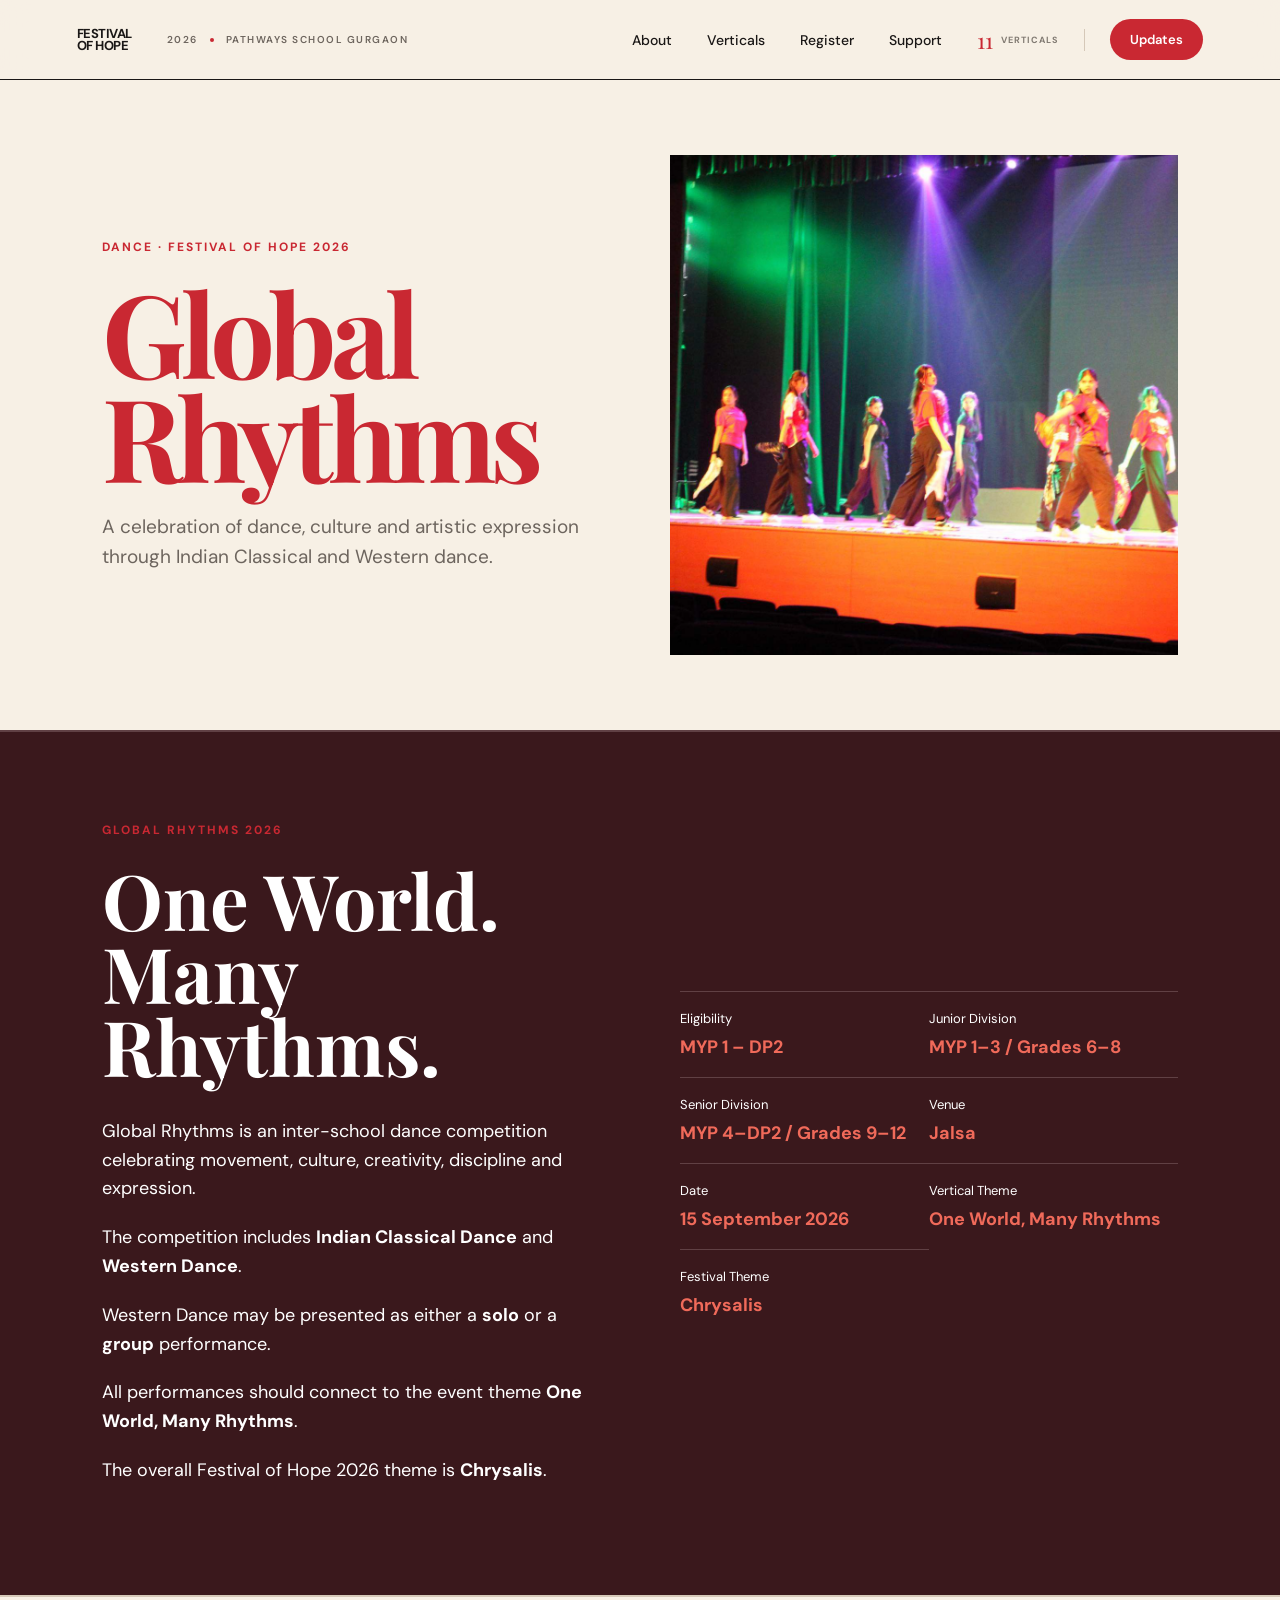
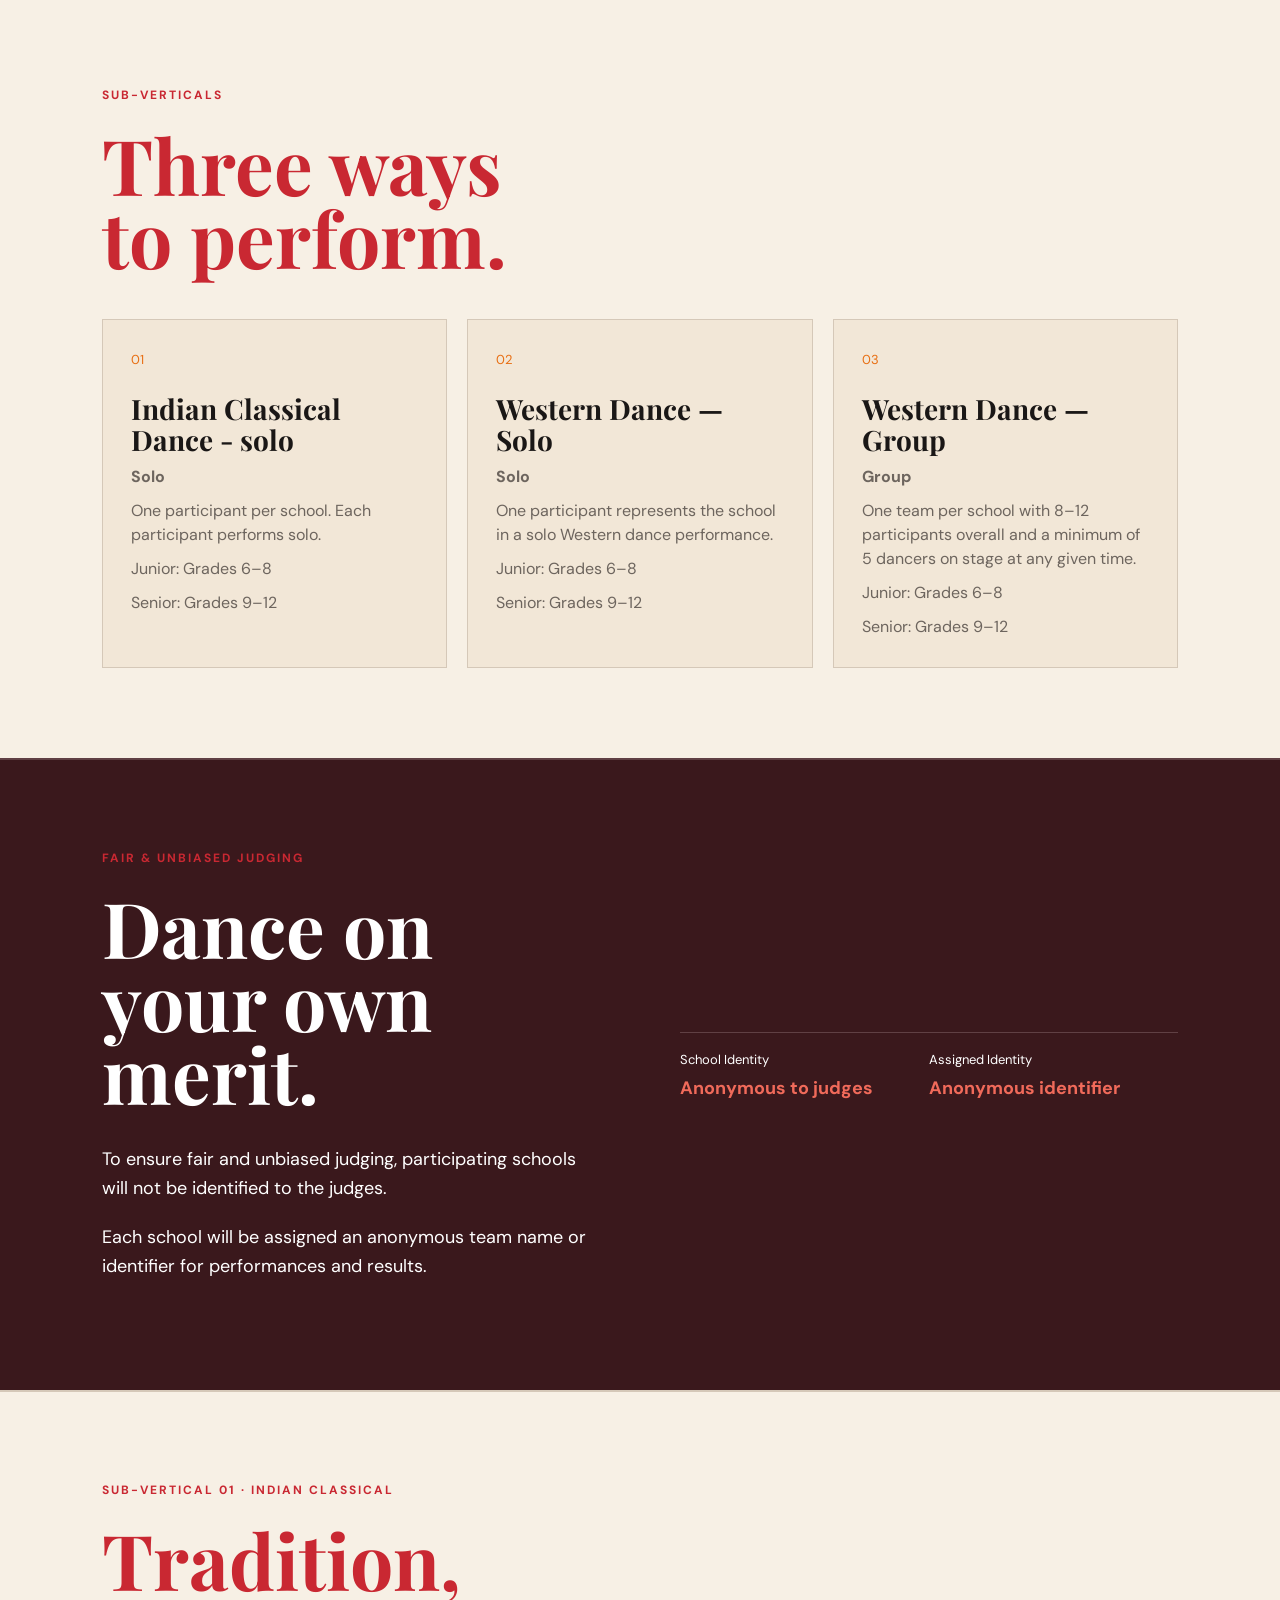
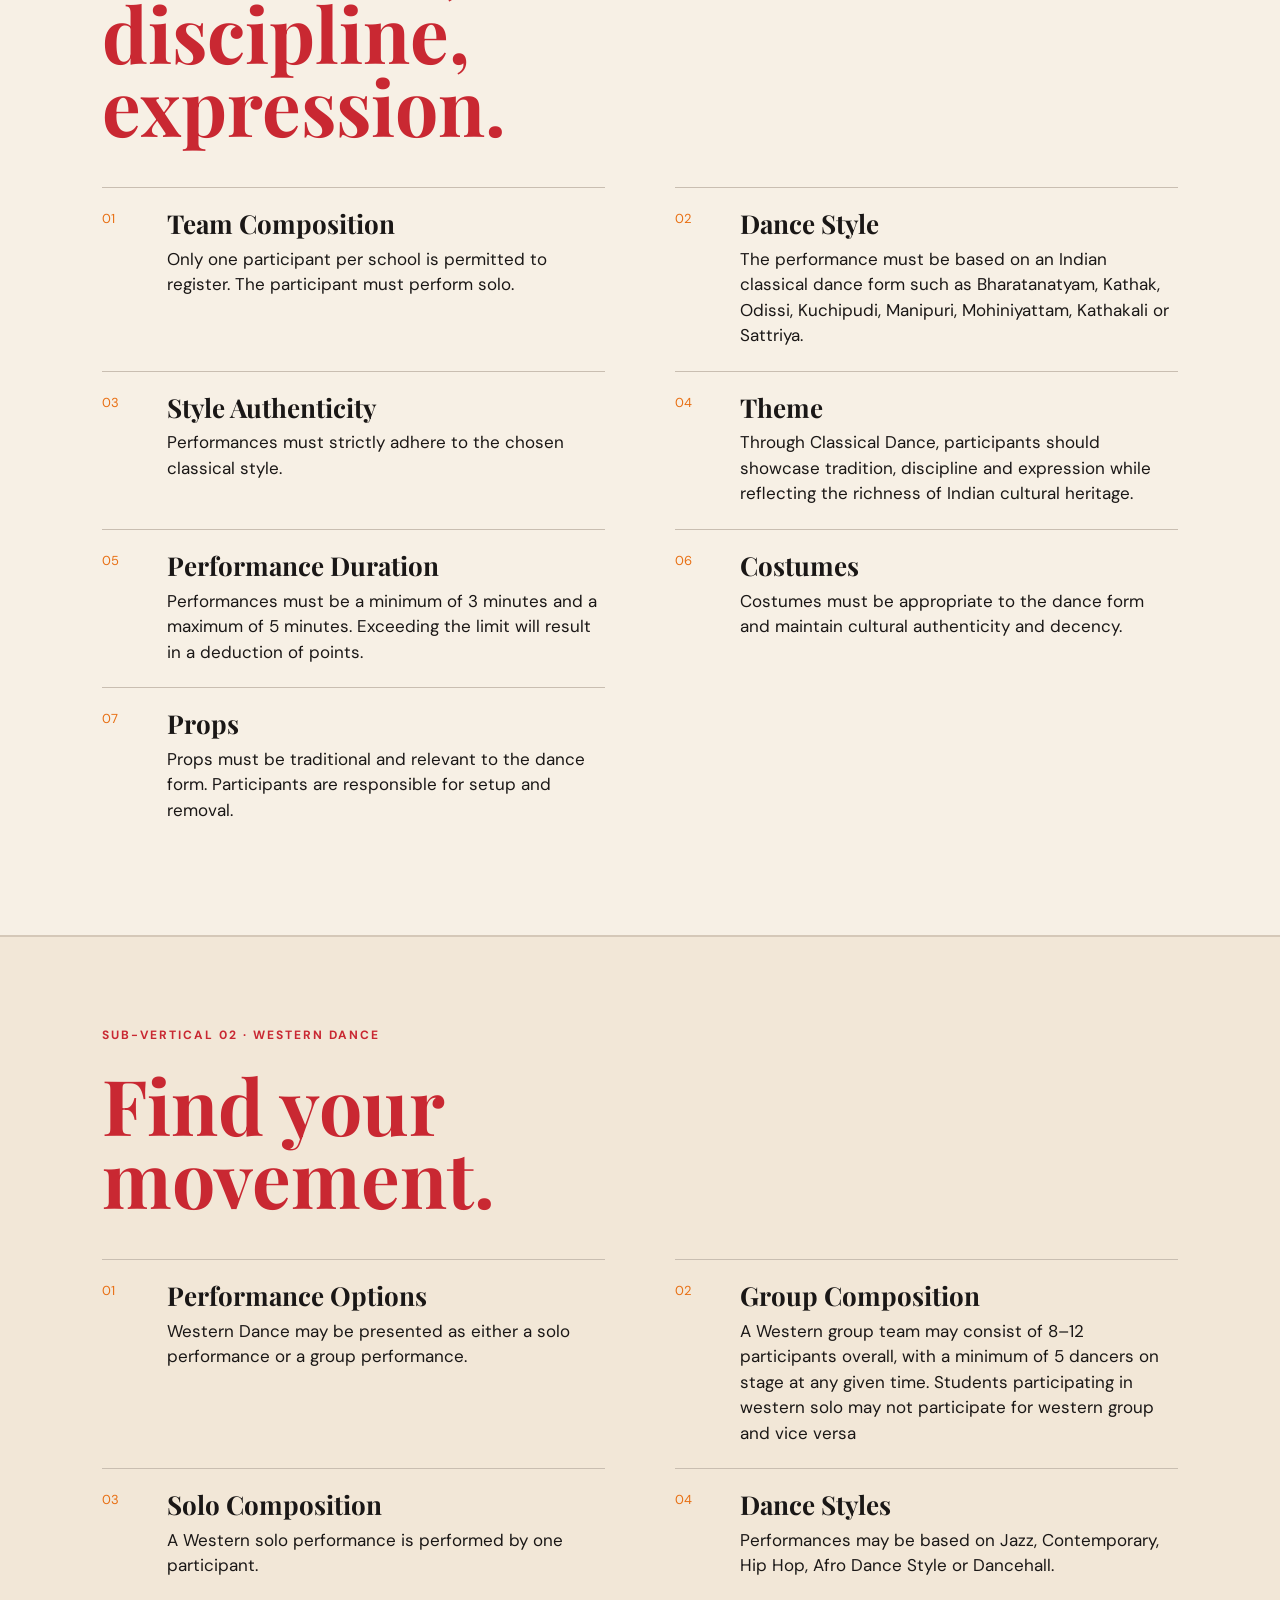
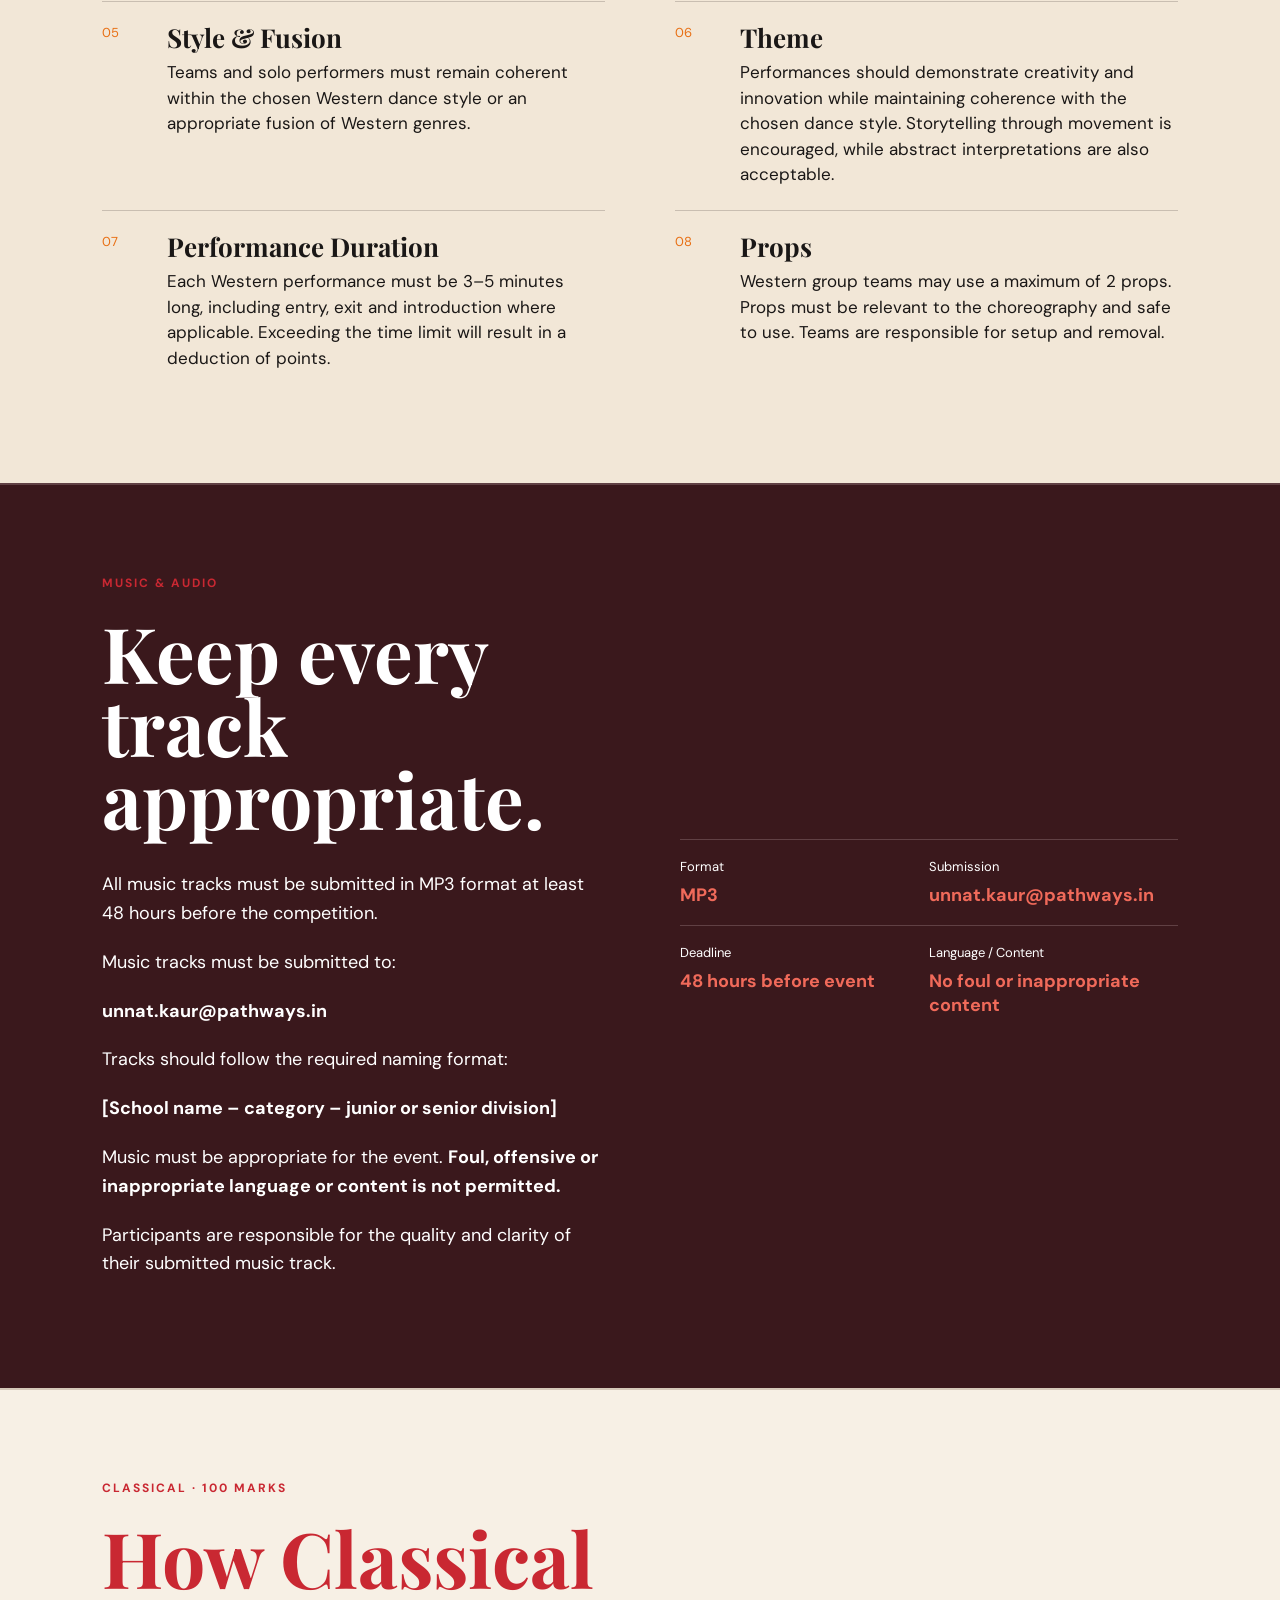
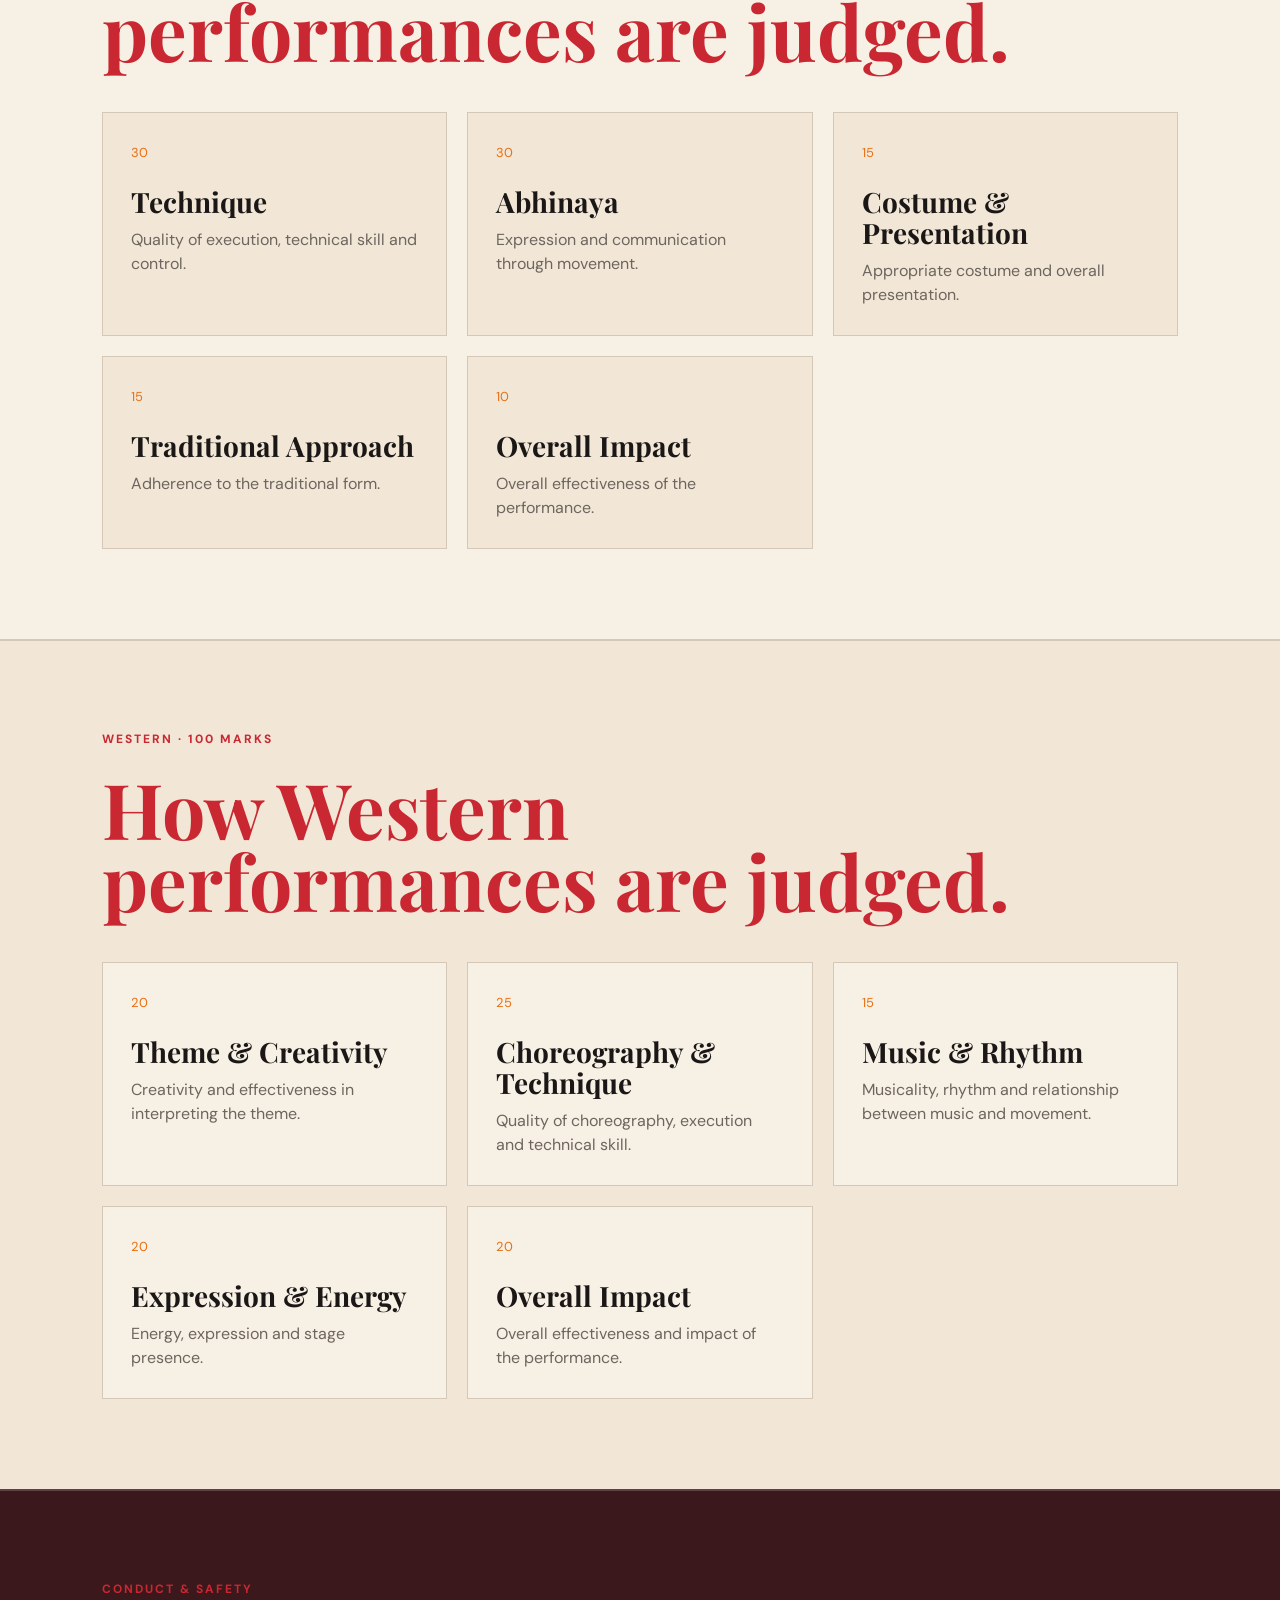
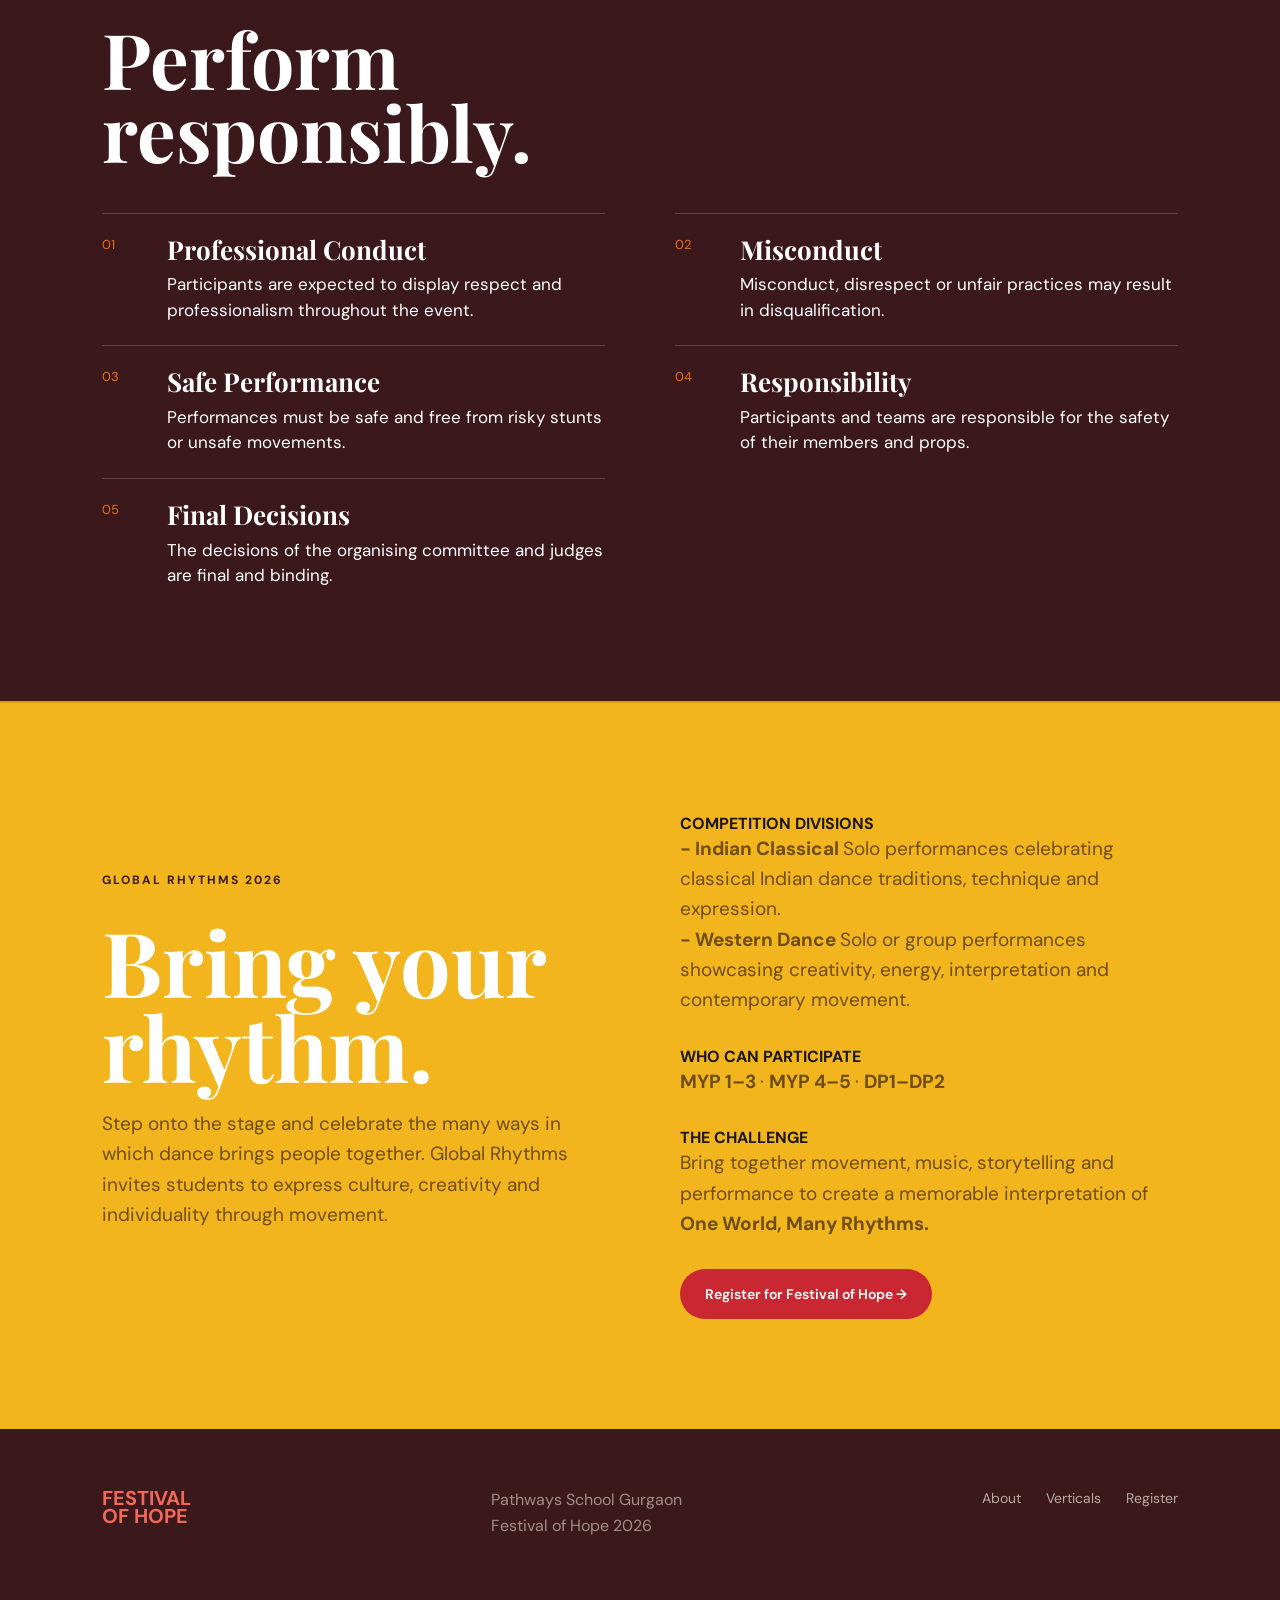
<file: events/global-rhythms.html>
<!DOCTYPE html>
<html lang="en">

<head>

    <meta charset="UTF-8">

    <meta
        name="viewport"
        content="width=device-width, initial-scale=1.0"
    >

    <title>Global Rhythms 2026 | Festival of Hope</title>

    <link
        rel="stylesheet"
        href="../style.css"
    >

</head>


<body>


    <!-- =========================
         NAVIGATION
    ========================== -->

    <header class="navbar">

        <a href="../index.html" class="logo">
            FESTIVAL<br>
            OF HOPE
        </a>


        <div class="nav-info">

            <span>
                2026
            </span>

            <span class="nav-divider"></span>

            <span>
                PATHWAYS SCHOOL GURGAON
            </span>

        </div>


        <nav>

            <a href="../index.html#about">
                About
            </a>

            <a href="../index.html#events">
                Verticals
            </a>

            <a href="../index.html#register">
                Register
            </a>

            <a href="../support.html">
                Support
            </a>

        </nav>


        <div class="nav-event-count">

            <span class="count-number">
                11
            </span>

            <span class="count-label">
                VERTICALS
            </span>

        </div>


        <a
            href="../updates.html"
            class="nav-button"
        >
            Updates
        </a>

    </header>



    <main class="event-page">


        <!-- =========================
             HERO
        ========================== -->

        <section class="event-hero">

            <div>

                <p class="eyebrow">
                    DANCE · FESTIVAL OF HOPE 2026
                </p>


                <h1>
                    Global<br>
                    Rhythms
                </h1>


                <p class="event-intro">
                    A celebration of dance, culture and artistic
                    expression through Indian Classical and
                    Western dance.
                </p>

            </div>


            <div class="event-image">

                <img
                    src="../assets/images/global-rhythms.jpg"
                    alt="Global Rhythms"
                >

            </div>

        </section>



        <!-- =========================
             01 — VERTICAL OVERVIEW
        ========================== -->

        <section class="event-information panel-dark">

            <div class="event-description">

                <p class="eyebrow">
                    GLOBAL RHYTHMS 2026
                </p>


                <h2>
                    One World.<br>
                    Many Rhythms.
                </h2>


                <p>
                    Global Rhythms is an inter-school dance
                    competition celebrating movement, culture,
                    creativity, discipline and expression.
                </p>


                <p>
                    The competition includes
                    <strong>Indian Classical Dance</strong>
                    and
                    <strong>Western Dance</strong>.
                </p>


                <p>
                    Western Dance may be presented as either a
                    <strong>solo</strong> or a
                    <strong>group</strong> performance.
                </p>


                <p>
                    All performances should connect to the event
                    theme <strong>One World, Many Rhythms</strong>.
                </p>


                <p>
                    The overall Festival of Hope 2026 theme is
                    <strong>Chrysalis</strong>.
                </p>

            </div>


            <div class="event-details">

                <div class="detail">
                    <span>Eligibility</span>
                    <strong>MYP 1 – DP2</strong>
                </div>


                <div class="detail">
                    <span>Junior Division</span>
                    <strong>MYP 1–3 / Grades 6–8</strong>
                </div>


                <div class="detail">
                    <span>Senior Division</span>
                    <strong>MYP 4–DP2 / Grades 9–12</strong>
                </div>


                <div class="detail">
                    <span>Venue</span>
                    <strong>Jalsa</strong>
                </div>


                <div class="detail">
                    <span>Date</span>
                    <strong>15 September 2026</strong>
                </div>


                <div class="detail">
                    <span>Vertical Theme</span>
                    <strong>One World, Many Rhythms</strong>
                </div>


                <div class="detail">
                    <span>Festival Theme</span>
                    <strong>Chrysalis</strong>
                </div>

            </div>

        </section>



        <!-- =========================
             02 — SUB-VERTICALS
        ========================== -->

        <section class="event-criteria panel-light">

            <p class="eyebrow">
                SUB-VERTICALS
            </p>


            <h2>
                Three ways<br>
                to perform.
            </h2>


            <div class="criteria-grid">


                <div class="criteria-card">

                    <span>
                        01
                    </span>


                    <h3>
                        Indian Classical Dance - solo
                    </h3>


                    <p>
                        <strong>
                            Solo
                        </strong>
                    </p>


                    <p>
                        One participant per school.
                        Each participant performs solo.
                    </p>


                    <p>
                        Junior: Grades 6–8
                    </p>


                    <p>
                        Senior: Grades 9–12
                    </p>

                </div>



                <div class="criteria-card">

                    <span>
                        02
                    </span>


                    <h3>
                        Western Dance — Solo
                    </h3>


                    <p>
                        <strong>
                            Solo
                        </strong>
                    </p>


                    <p>
                        One participant represents the school
                        in a solo Western dance performance.
                    </p>


                    <p>
                        Junior: Grades 6–8
                    </p>


                    <p>
                        Senior: Grades 9–12
                    </p>

                </div>



                <div class="criteria-card">

                    <span>
                        03
                    </span>


                    <h3>
                        Western Dance — Group
                    </h3>


                    <p>
                        <strong>
                            Group
                        </strong>
                    </p>


                    <p>
                        One team per school with
                        8–12 participants overall and a
                        minimum of 5 dancers on stage at
                        any given time.
                    </p>


                    <p>
                        Junior: Grades 6–8
                    </p>


                    <p>
                        Senior: Grades 9–12
                    </p>

                </div>

            </div>

        </section>



        <!-- =========================
             03 — ANONYMOUS JUDGING
        ========================== -->

        <section class="event-information panel-dark">

            <div class="event-description">

                <p class="eyebrow">
                    FAIR & UNBIASED JUDGING
                </p>


                <h2>
                    Dance on<br>
                    your own merit.
                </h2>


                <p>
                    To ensure fair and unbiased judging,
                    participating schools will not be
                    identified to the judges.
                </p>


                <p>
                    Each school will be assigned an anonymous
                    team name or identifier for performances
                    and results.
                </p>

            </div>


            <div class="event-details">

                <div class="detail">
                    <span>
                        School Identity
                    </span>

                    <strong>
                        Anonymous to judges
                    </strong>
                </div>


                <div class="detail">
                    <span>
                        Assigned Identity
                    </span>

                    <strong>
                        Anonymous identifier
                    </strong>
                </div>

            </div>

        </section>



        <!-- =========================
             04 — INDIAN CLASSICAL
        ========================== -->

        <section class="event-rules panel-light">

            <p class="eyebrow">
                SUB-VERTICAL 01 · INDIAN CLASSICAL
            </p>


            <h2>
                Tradition,<br>
                discipline,<br>
                expression.
            </h2>


            <div class="rules-list">


                <div>

                    <span>
                        01
                    </span>


                    <div>

                        <h3>
                            Team Composition
                        </h3>


                        <p>
                            Only one participant per school is
                            permitted to register. The participant
                            must perform solo.
                        </p>

                    </div>

                </div>


                <div>

                    <span>
                        02
                    </span>


                    <div>

                        <h3>
                            Dance Style
                        </h3>


                        <p>
                            The performance must be based on an
                            Indian classical dance form such as
                            Bharatanatyam, Kathak, Odissi,
                            Kuchipudi, Manipuri, Mohiniyattam,
                            Kathakali or Sattriya.
                        </p>

                    </div>

                </div>


                <div>

                    <span>
                        03
                    </span>


                    <div>

                        <h3>
                            Style Authenticity
                        </h3>


                        <p>
                            Performances must strictly adhere
                            to the chosen classical style.
                        </p>

                    </div>

                </div>


                <div>

                    <span>
                        04
                    </span>


                    <div>

                        <h3>
                            Theme
                        </h3>


                        <p>
                            Through Classical Dance, participants
                            should showcase tradition, discipline
                            and expression while reflecting the
                            richness of Indian cultural heritage.
                        </p>

                    </div>

                </div>


                <div>

                    <span>
                        05
                    </span>


                    <div>

                        <h3>
                            Performance Duration
                        </h3>


                        <p>
                            Performances must be a minimum of
                            3 minutes and a maximum of 5 minutes.
                            Exceeding the limit will result in
                            a deduction of points.
                        </p>

                    </div>

                </div>


                <div>

                    <span>
                        06
                    </span>


                    <div>

                        <h3>
                            Costumes
                        </h3>


                        <p>
                            Costumes must be appropriate to the
                            dance form and maintain cultural
                            authenticity and decency.
                        </p>

                    </div>

                </div>


                <div>

                    <span>
                        07
                    </span>


                    <div>

                        <h3>
                            Props
                        </h3>


                        <p>
                            Props must be traditional and relevant
                            to the dance form. Participants are
                            responsible for setup and removal.
                        </p>

                    </div>

                </div>

            </div>

        </section>



        <!-- =========================
             05 — WESTERN DANCE
        ========================== -->

        <section class="event-rules panel-cream">

            <p class="eyebrow">
                SUB-VERTICAL 02 · WESTERN DANCE
            </p>


            <h2>
                Find your<br>
                movement.
            </h2>


            <div class="rules-list">


                <div>

                    <span>
                        01
                    </span>


                    <div>

                        <h3>
                            Performance Options
                        </h3>


                        <p>
                            Western Dance may be presented as
                            either a solo performance or a
                            group performance.
                        </p>

                    </div>

                </div>


                <div>

                    <span>
                        02
                    </span>


                    <div>

                        <h3>
                            Group Composition
                        </h3>


                        <p>
                            A Western group team may consist of
                            8–12 participants overall, with a
                            minimum of 5 dancers on stage at
                            any given time. Students participating 
                            in western solo may not participate for 
                            western group and vice versa
                        </p>

                    </div>

                </div>


                <div>

                    <span>
                        03
                    </span>


                    <div>

                        <h3>
                            Solo Composition
                        </h3>


                        <p>
                            A Western solo performance is
                            performed by one participant.
                        </p>

                    </div>

                </div>


                <div>

                    <span>
                        04
                    </span>


                    <div>

                        <h3>
                            Dance Styles
                        </h3>


                        <p>
                            Performances may be based on Jazz,
                            Contemporary, Hip Hop, Afro Dance
                            Style or Dancehall.
                        </p>

                    </div>

                </div>


                <div>

                    <span>
                        05
                    </span>


                    <div>

                        <h3>
                            Style & Fusion
                        </h3>


                        <p>
                            Teams and solo performers must
                            remain coherent within the chosen
                            Western dance style or an appropriate
                            fusion of Western genres.
                        </p>

                    </div>

                </div>


                <div>

                    <span>
                        06
                    </span>


                    <div>

                        <h3>
                            Theme
                        </h3>


                        <p>
                            Performances should demonstrate
                            creativity and innovation while
                            maintaining coherence with the
                            chosen dance style. Storytelling
                            through movement is encouraged,
                            while abstract interpretations are
                            also acceptable.
                        </p>

                    </div>

                </div>


                <div>

                    <span>
                        07
                    </span>


                    <div>

                        <h3>
                            Performance Duration
                        </h3>


                        <p>
                            Each Western performance must be
                            3–5 minutes long, including entry,
                            exit and introduction where applicable.
                            Exceeding the time limit will result
                            in a deduction of points.
                        </p>

                    </div>

                </div>


                <div>

                    <span>
                        08
                    </span>


                    <div>

                        <h3>
                            Props
                        </h3>


                        <p>
                            Western group teams may use a maximum
                            of 2 props. Props must be relevant to
                            the choreography and safe to use.
                            Teams are responsible for setup and
                            removal.
                        </p>

                    </div>

                </div>

            </div>

        </section>



        <!-- =========================
             06 — MUSIC & AUDIO
        ========================== -->

        <section class="event-information panel-dark">

            <div class="event-description">

                <p class="eyebrow">
                    MUSIC & AUDIO
                </p>


                <h2>
                    Keep every<br>
                    track appropriate.
                </h2>


                <p>
                    All music tracks must be submitted in
                    MP3 format at least 48 hours before
                    the competition.
                </p>


                <p>
                    Music tracks must be submitted to:
                </p>


                <p>
                    <strong>
                        unnat.kaur@pathways.in
                    </strong>
                </p>


                <p>
                    Tracks should follow the required naming
                    format:
                </p>


                <p>
                    <strong>
                        [School name – category – junior or
                        senior division]
                    </strong>
                </p>


                <p>
                    Music must be appropriate for the event.
                    <strong>
                        Foul, offensive or inappropriate
                        language or content is not permitted.
                    </strong>
                </p>


                <p>
                    Participants are responsible for the
                    quality and clarity of their submitted
                    music track.
                </p>

            </div>


            <div class="event-details">

                <div class="detail">
                    <span>
                        Format
                    </span>

                    <strong>
                        MP3
                    </strong>
                </div>


                <div class="detail">
                    <span>
                        Submission
                    </span>

                    <strong>
                        unnat.kaur@pathways.in
                    </strong>
                </div>


                <div class="detail">
                    <span>
                        Deadline
                    </span>

                    <strong>
                        48 hours before event
                    </strong>
                </div>


                <div class="detail">
                    <span>
                        Language / Content
                    </span>

                    <strong>
                        No foul or inappropriate content
                    </strong>
                </div>

            </div>

        </section>



        <!-- =========================
             07 — CLASSICAL JUDGING
        ========================== -->

        <section class="event-criteria panel-light">

            <p class="eyebrow">
                CLASSICAL · 100 MARKS
            </p>


            <h2>
                How Classical<br>
                performances are judged.
            </h2>


            <div class="criteria-grid">


                <div class="criteria-card">

                    <span>
                        30
                    </span>

                    <h3>
                        Technique
                    </h3>

                    <p>
                        Quality of execution, technical skill
                        and control.
                    </p>

                </div>


                <div class="criteria-card">

                    <span>
                        30
                    </span>

                    <h3>
                        Abhinaya
                    </h3>

                    <p>
                        Expression and communication
                        through movement.
                    </p>

                </div>


                <div class="criteria-card">

                    <span>
                        15
                    </span>

                    <h3>
                        Costume & Presentation
                    </h3>

                    <p>
                        Appropriate costume and overall
                        presentation.
                    </p>

                </div>


                <div class="criteria-card">

                    <span>
                        15
                    </span>

                    <h3>
                        Traditional Approach
                    </h3>

                    <p>
                        Adherence to the traditional form.
                    </p>

                </div>


                <div class="criteria-card">

                    <span>
                        10
                    </span>

                    <h3>
                        Overall Impact
                    </h3>

                    <p>
                        Overall effectiveness of the
                        performance.
                    </p>

                </div>

            </div>

        </section>



        <!-- =========================
             08 — WESTERN JUDGING
        ========================== -->

        <section class="event-criteria panel-cream">

            <p class="eyebrow">
                WESTERN · 100 MARKS
            </p>


            <h2>
                How Western<br>
                performances are judged.
            </h2>


            <div class="criteria-grid">


                <div class="criteria-card">

                    <span>
                        20
                    </span>

                    <h3>
                        Theme & Creativity
                    </h3>

                    <p>
                        Creativity and effectiveness in
                        interpreting the theme.
                    </p>

                </div>


                <div class="criteria-card">

                    <span>
                        25
                    </span>

                    <h3>
                        Choreography & Technique
                    </h3>

                    <p>
                        Quality of choreography, execution
                        and technical skill.
                    </p>

                </div>


                <div class="criteria-card">

                    <span>
                        15
                    </span>

                    <h3>
                        Music & Rhythm
                    </h3>

                    <p>
                        Musicality, rhythm and relationship
                        between music and movement.
                    </p>

                </div>


                <div class="criteria-card">

                    <span>
                        20
                    </span>

                    <h3>
                        Expression & Energy
                    </h3>

                    <p>
                        Energy, expression and stage presence.
                    </p>

                </div>


                <div class="criteria-card">

                    <span>
                        20
                    </span>

                    <h3>
                        Overall Impact
                    </h3>

                    <p>
                        Overall effectiveness and impact
                        of the performance.
                    </p>

                </div>

            </div>

        </section>



        <!-- =========================
             09 — CONDUCT & SAFETY
        ========================== -->

        <section class="event-rules panel-dark">

            <p class="eyebrow">
                CONDUCT & SAFETY
            </p>


            <h2>
                Perform<br>
                responsibly.
            </h2>


            <div class="rules-list">


                <div>

                    <span>
                        01
                    </span>


                    <div>

                        <h3>
                            Professional Conduct
                        </h3>


                        <p>
                            Participants are expected to display
                            respect and professionalism throughout
                            the event.
                        </p>

                    </div>

                </div>


                <div>

                    <span>
                        02
                    </span>


                    <div>

                        <h3>
                            Misconduct
                        </h3>


                        <p>
                            Misconduct, disrespect or unfair
                            practices may result in disqualification.
                        </p>

                    </div>

                </div>


                <div>

                    <span>
                        03
                    </span>


                    <div>

                        <h3>
                            Safe Performance
                        </h3>


                        <p>
                            Performances must be safe and free
                            from risky stunts or unsafe movements.
                        </p>

                    </div>

                </div>


                <div>

                    <span>
                        04
                    </span>


                    <div>

                        <h3>
                            Responsibility
                        </h3>


                        <p>
                            Participants and teams are responsible
                            for the safety of their members and props.
                        </p>

                    </div>

                </div>


                <div>

                    <span>
                        05
                    </span>


                    <div>

                        <h3>
                            Final Decisions
                        </h3>


                        <p>
                            The decisions of the organising
                            committee and judges are final and
                            binding.
                        </p>

                    </div>

                </div>

            </div>

        </section>

        <!-- =========================
             10 — REGISTRATION
        ========================== -->

        <section class="event-register panel-gold">

            <div>

                <p class="eyebrow">
                    GLOBAL RHYTHMS 2026
                </p>

                <h2>
                    Bring your<br>
                    rhythm.
                </h2>

                <br>

                <p class="event-register-description">
                    Step onto the stage and celebrate the many
                    ways in which dance brings people together.
                    Global Rhythms invites students to express
                    culture, creativity and individuality through
                    movement.
                </p>

            </div>


            <div class="event-register-right">

                <div class="registration-block">

                    <span class="registration-label">
                         <strong> COMPETITION DIVISIONS </strong>
                    </span>

                    <div class="registration-options">

                        <p>
                            <strong>
                                 - Indian Classical
                            </strong>

                            Solo performances celebrating
                            classical Indian dance traditions,
                            technique and expression.<br>
                            <strong>
                                 - Western Dance
                            </strong>

                            Solo or group performances
                            showcasing creativity, energy,
                            interpretation and contemporary
                            movement.
                        </p>

                    </div>

                </div>


                <div class="registration-block">

                    <span class="registration-label">
                     <strong>  WHO CAN PARTICIPATE </strong> 
                    </span>

                    <p>
                        <strong>
                            MYP 1–3
                        </strong>
                        ·
                        <strong>
                            MYP 4–5
                        </strong>
                        ·
                        <strong>
                            DP1–DP2
                        </strong>
                    </p>

                </div>


                <div class="registration-block">

                    <span class="registration-label">
                     <strong>  THE CHALLENGE </strong> 
                    </span>

                    <p>
                        Bring together movement, music,
                        storytelling and performance to create
                        a memorable interpretation of
                        <strong>One World, Many Rhythms.</strong>
                    </p>

                </div>


                <div class="registration-action">

                    <a
                        href="../index.html#register"
                        class="button primary"
                    >
                        Register for Festival of Hope →
                    </a>

                </div>

            </div>

        </section>


    </main>


    <!-- =========================
         FOOTER
    ========================== -->

    <footer>

        <div class="footer-logo">
            FESTIVAL<br>
            OF HOPE
        </div>


        <div class="footer-info">

            <p>
                Pathways School Gurgaon
            </p>


            <p>
                Festival of Hope 2026
            </p>

        </div>


        <div class="footer-links">

            <a href="../index.html#about">
                About
            </a>


            <a href="../index.html#events">
                Verticals
            </a>


            <a href="../index.html#register">
                Register
            </a>

        </div>

    </footer>


</body>

</html>
</file>
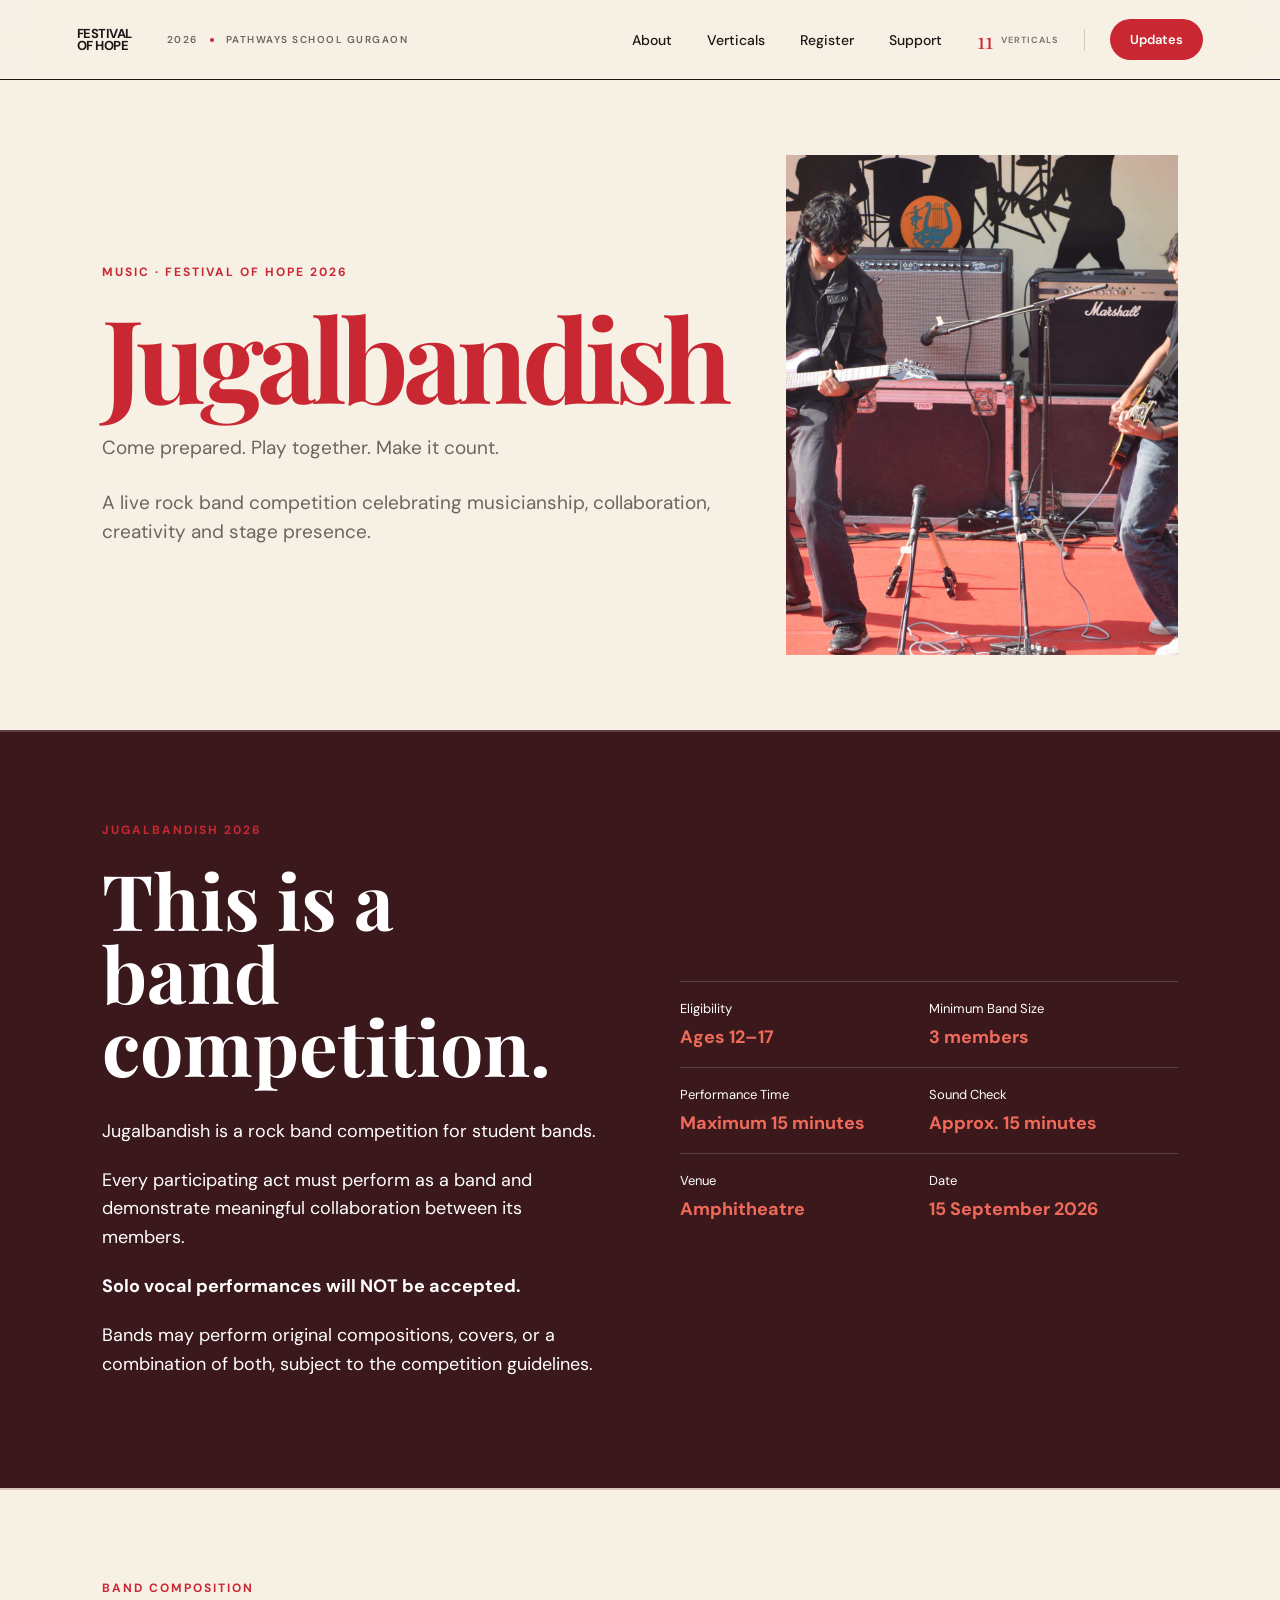
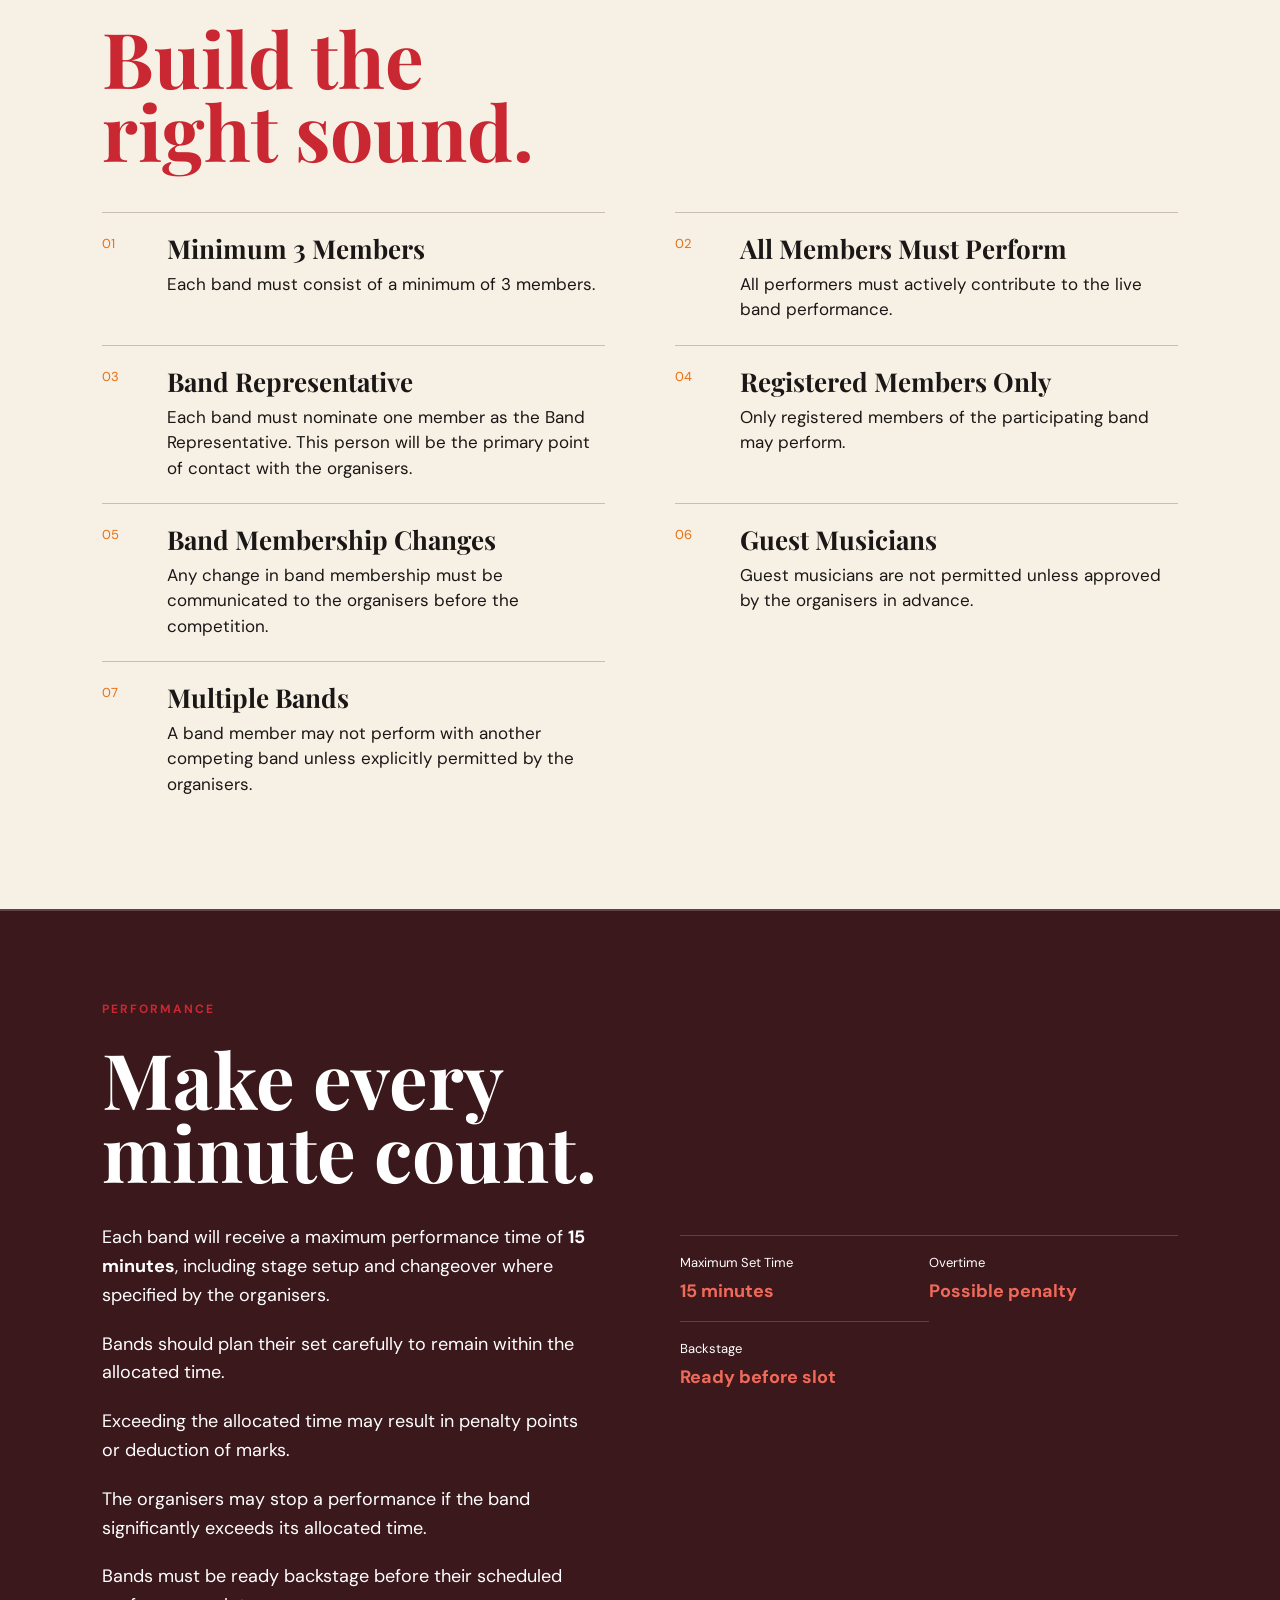
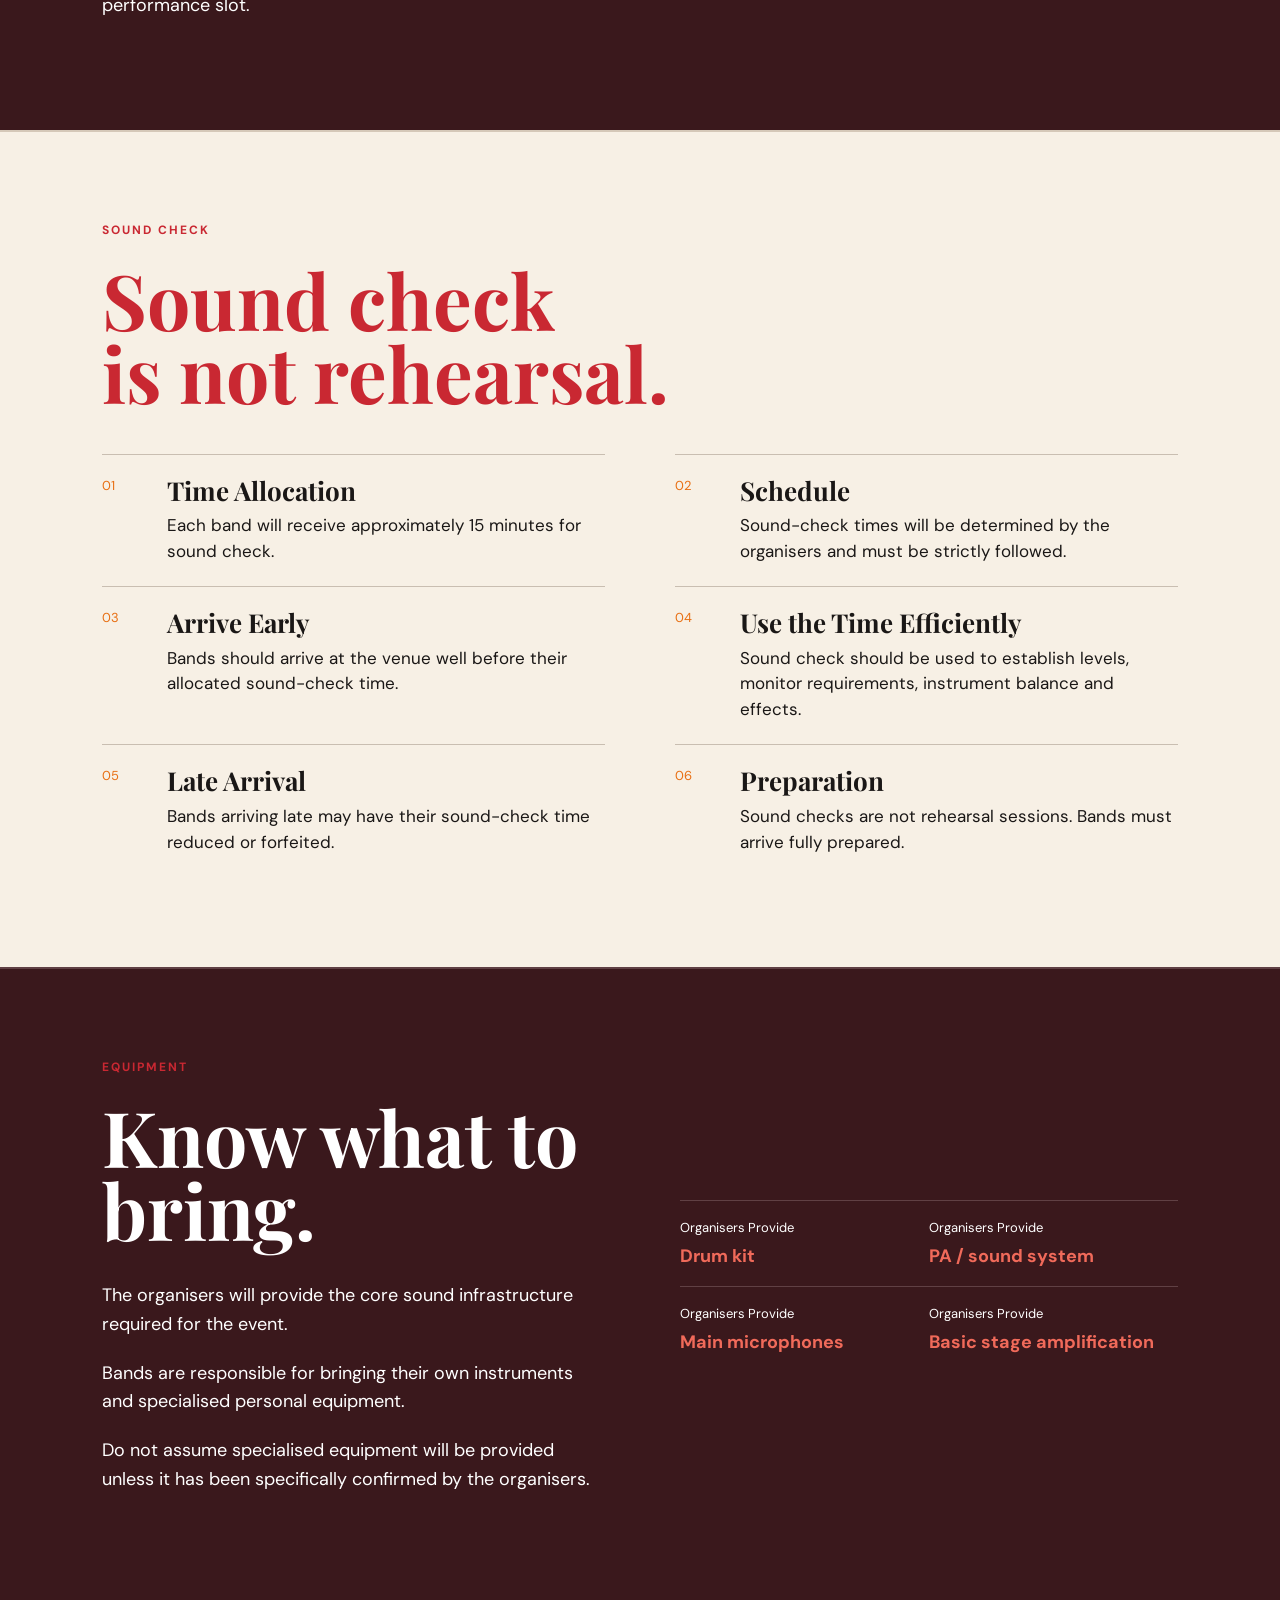
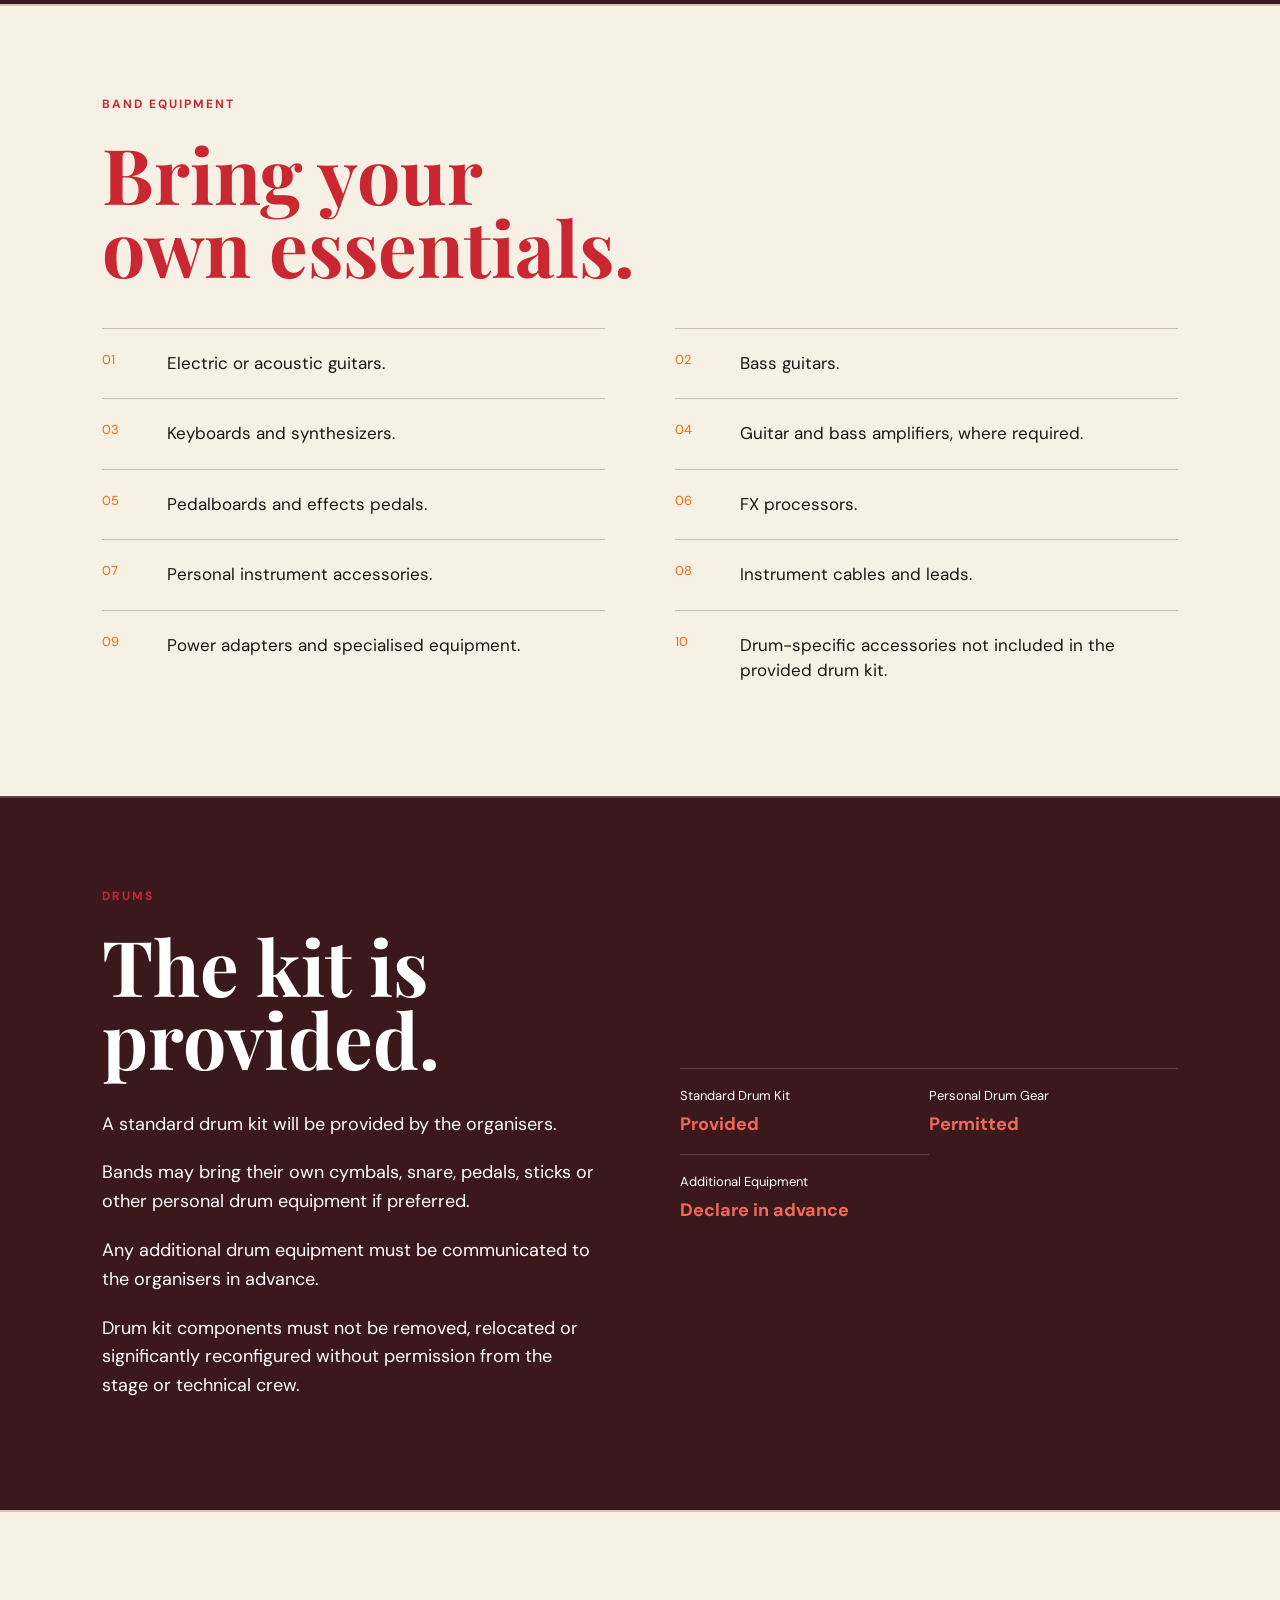
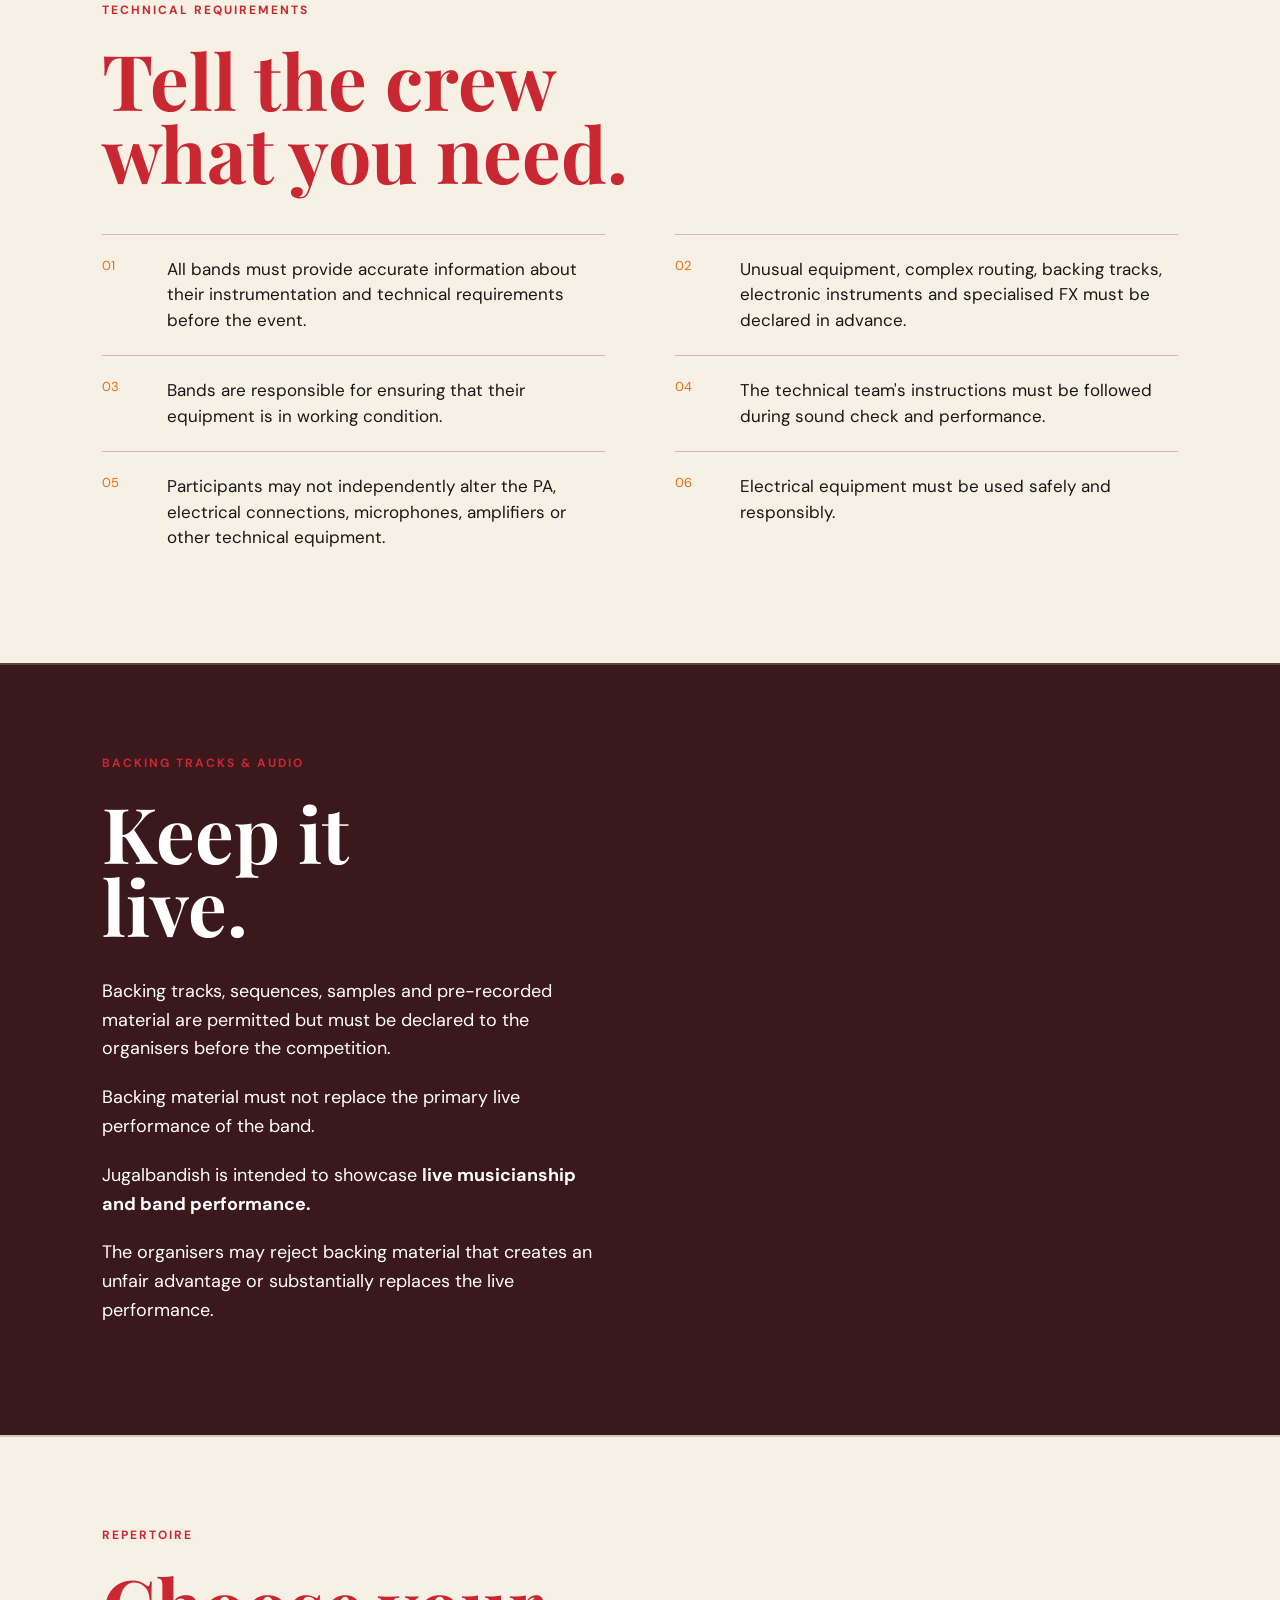
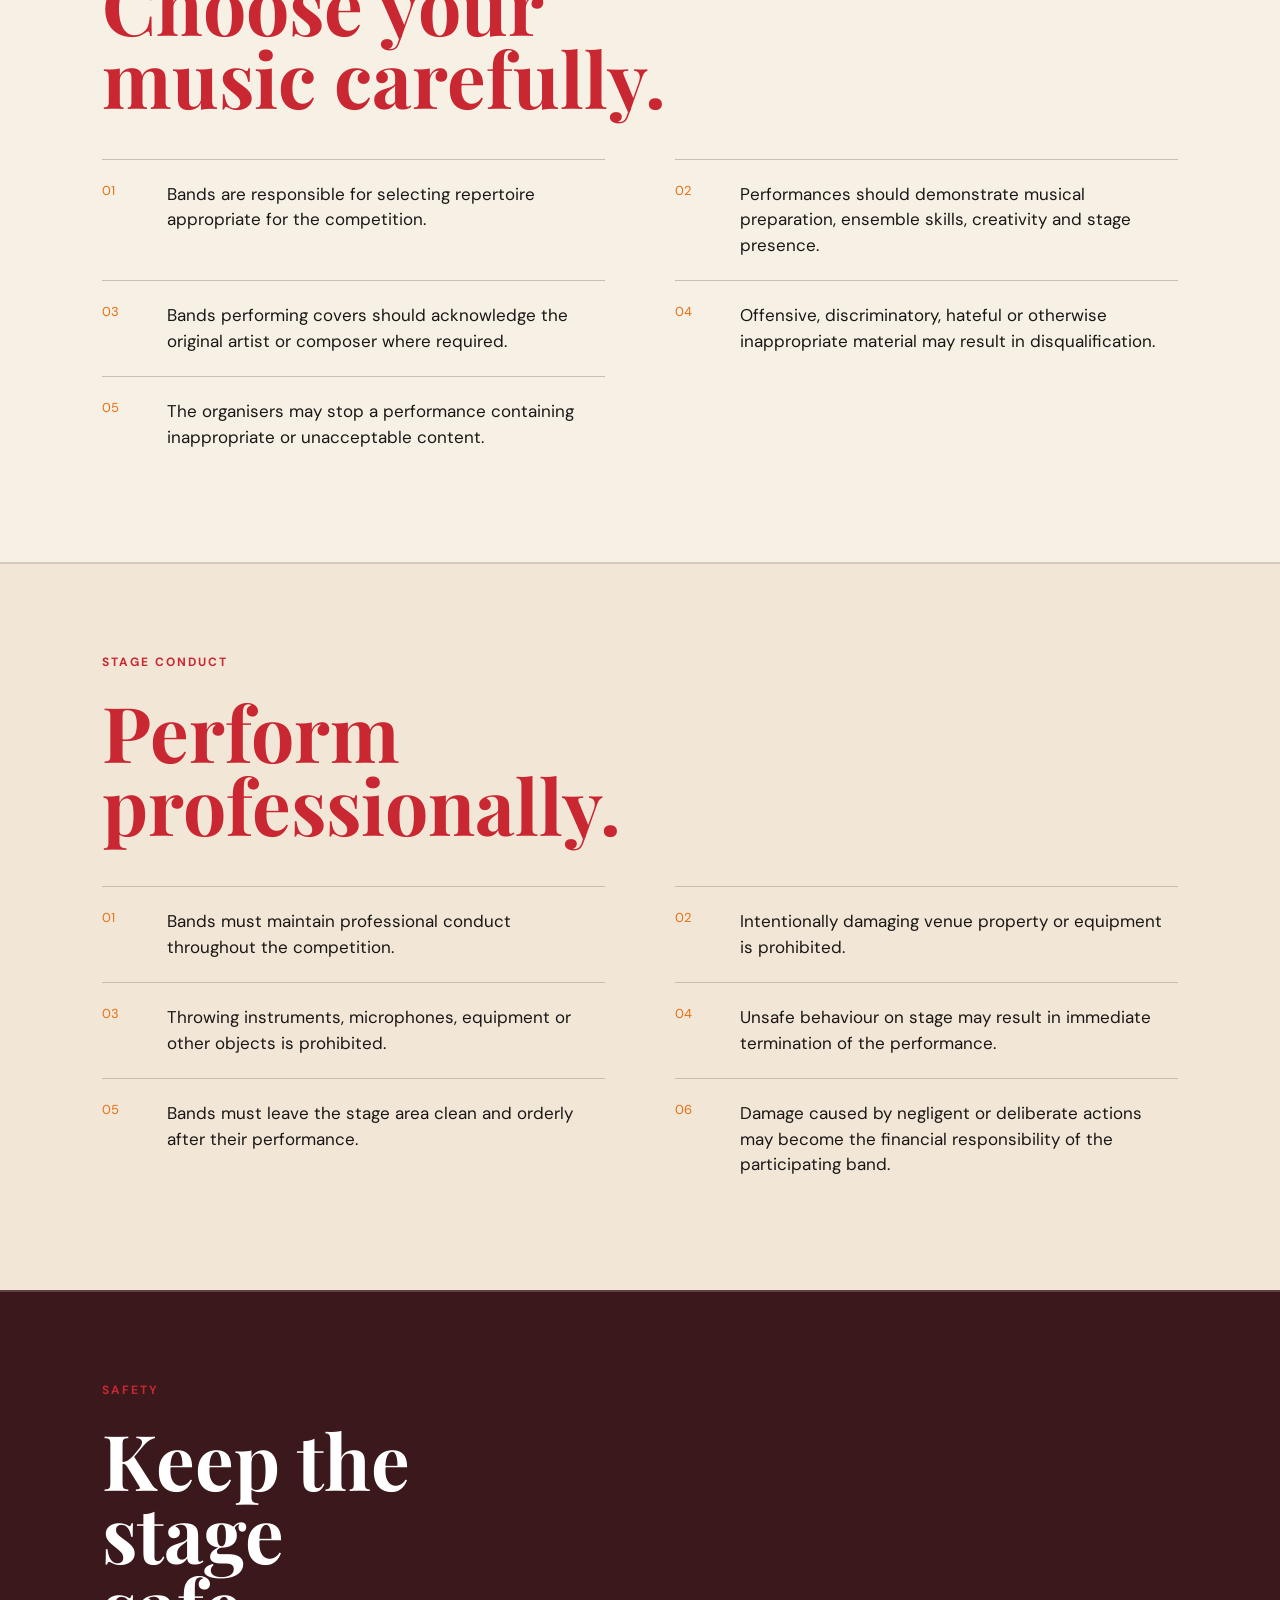
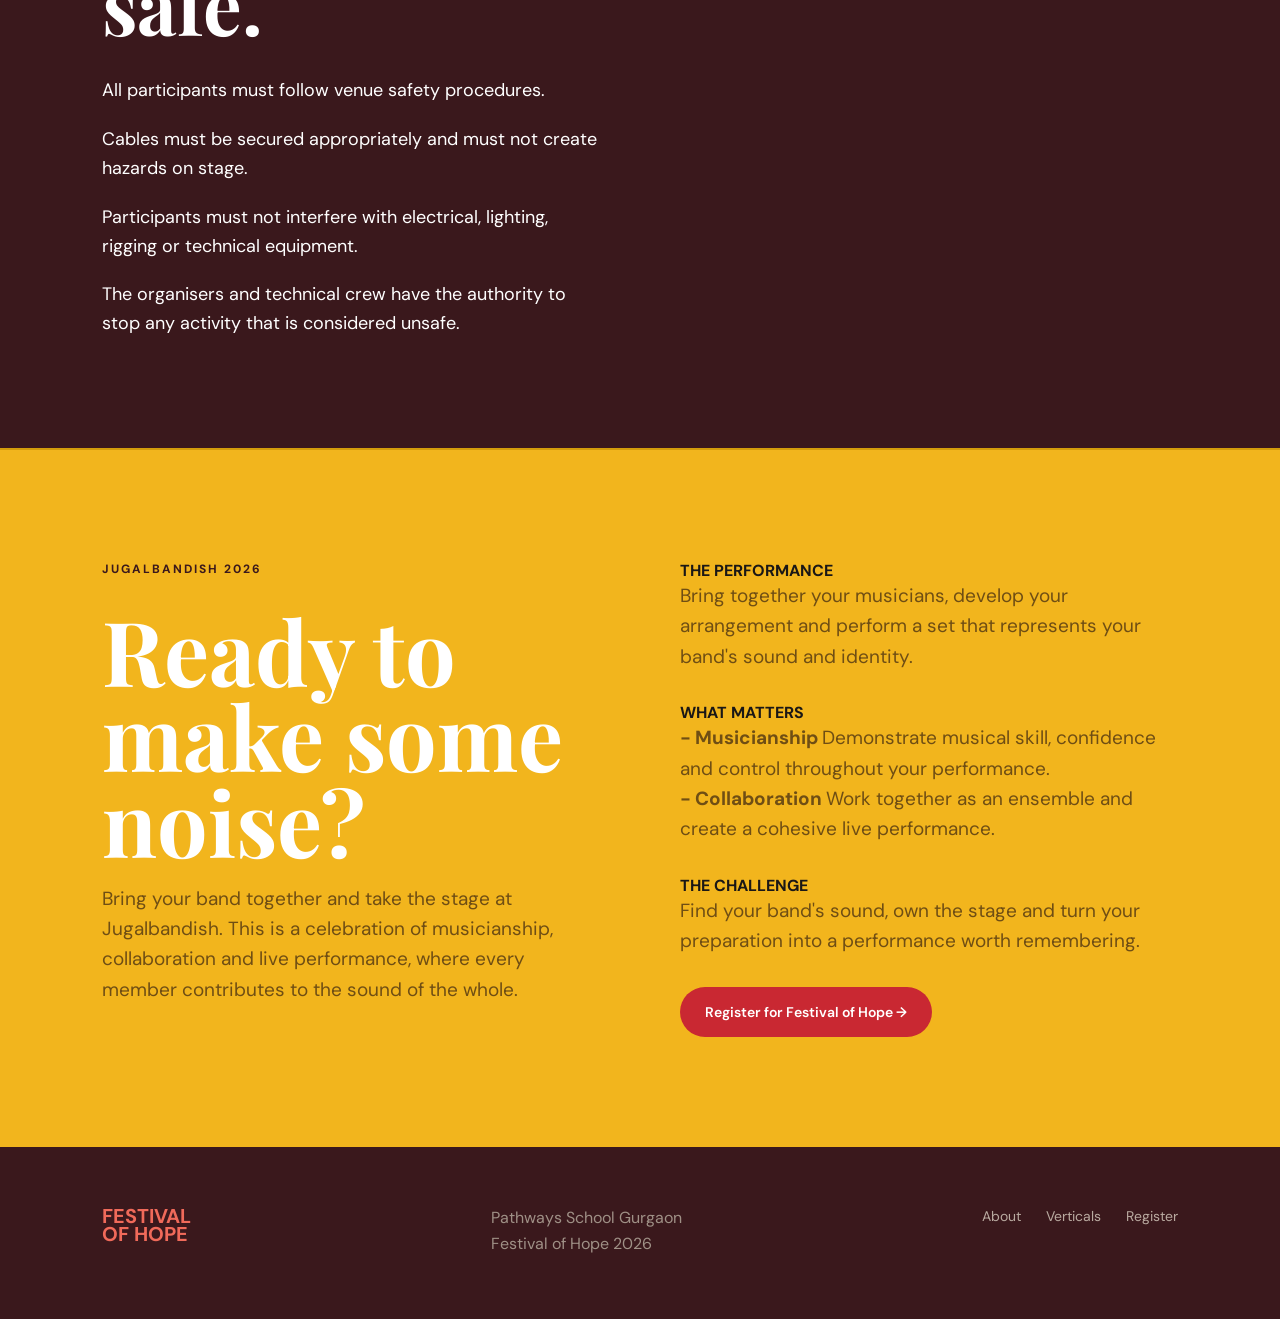
<file: events/jugalbandish.html>
<!DOCTYPE html>
<html lang="en">

<head>

    <meta charset="UTF-8">

    <meta
        name="viewport"
        content="width=device-width, initial-scale=1.0"
    >

    <title>Jugalbandish 2026 | Festival of Hope</title>

    <link
        rel="stylesheet"
        href="../style.css"
    >

</head>


<body>


    <!-- =========================
         NAVIGATION
    ========================== -->

    <header class="navbar">

        <a href="../index.html" class="logo">
            FESTIVAL<br>
            OF HOPE
        </a>


        <div class="nav-info">

            <span>
                2026
            </span>

            <span class="nav-divider"></span>

            <span>
                PATHWAYS SCHOOL GURGAON
            </span>

        </div>


        <nav>

            <a href="../index.html#about">
                About
            </a>

            <a href="../index.html#events">
                Verticals
            </a>

            <a href="../index.html#register">
                Register
            </a>

            <a href="../support.html">
                Support
            </a>

        </nav>


        <div class="nav-event-count">

            <span class="count-number">
                11
            </span>

            <span class="count-label">
                VERTICALS
            </span>

        </div>


        <a
            href="../updates.html"
            class="nav-button"
        >
            Updates
        </a>

    </header>



    <main class="event-page">


        <!-- =========================
             HERO
        ========================== -->

        <section class="event-hero">

            <div>

                <p class="eyebrow">
                    MUSIC · FESTIVAL OF HOPE 2026
                </p>


                <h1>
                    Jugalbandish
                </h1>


                <p class="event-intro">
                    Come prepared. Play together. Make it count.
                </p>


                <p class="event-intro">
                    A live rock band competition celebrating
                    musicianship, collaboration, creativity
                    and stage presence.
                </p>

            </div>


            <div class="event-image">

                <img
                    src="../assets/images/jugalbandish.jpg"
                    alt="Jugalbandish 2026"
                >

            </div>

        </section>



        <!-- =========================
             01 — OVERVIEW
        ========================== -->

        <section class="event-information panel-dark">

            <div class="event-description">

                <p class="eyebrow">
                    JUGALBANDISH 2026
                </p>


                <h2>
                    This is a<br>
                    band competition.
                </h2>


                <p>
                    Jugalbandish is a rock band competition
                    for student bands.
                </p>


                <p>
                    Every participating act must perform as
                    a band and demonstrate meaningful
                    collaboration between its members.
                </p>


                <p>
                    <strong>
                        Solo vocal performances will NOT
                        be accepted.
                    </strong>
                </p>


                <p>
                    Bands may perform original compositions,
                    covers, or a combination of both,
                    subject to the competition guidelines.
                </p>

            </div>


            <div class="event-details">

                <div class="detail">
                    <span>
                        Eligibility
                    </span>

                    <strong>
                        Ages 12–17
                    </strong>
                </div>


                <div class="detail">
                    <span>
                        Minimum Band Size
                    </span>

                    <strong>
                        3 members
                    </strong>
                </div>


                <div class="detail">
                    <span>
                        Performance Time
                    </span>

                    <strong>
                        Maximum 15 minutes
                    </strong>
                </div>


                <div class="detail">
                    <span>
                        Sound Check
                    </span>

                    <strong>
                        Approx. 15 minutes
                    </strong>
                </div>


                <div class="detail">
                    <span>
                        Venue
                    </span>

                    <strong>
                        Amphitheatre
                    </strong>
                </div>

                <div class="detail">
                    <span>
                        Date
                    </span>

                    <strong>
                        15 September 2026
                    </strong>
                </div>

            </div>

        </section>



        <!-- =========================
             02 — BAND COMPOSITION
        ========================== -->

        <section class="event-rules panel-light">

            <p class="eyebrow">
                BAND COMPOSITION
            </p>


            <h2>
                Build the<br>
                right sound.
            </h2>


            <div class="rules-list">


                <div>

                    <span>
                        01
                    </span>


                    <div>

                        <h3>
                            Minimum 3 Members
                        </h3>


                        <p>
                            Each band must consist of a
                            minimum of 3 members.
                        </p>

                    </div>

                </div>


                <div>

                    <span>
                        02
                    </span>


                    <div>

                        <h3>
                            All Members Must Perform
                        </h3>


                        <p>
                            All performers must actively
                            contribute to the live band
                            performance.
                        </p>

                    </div>

                </div>


                <div>

                    <span>
                        03
                    </span>


                    <div>

                        <h3>
                            Band Representative
                        </h3>


                        <p>
                            Each band must nominate one
                            member as the Band Representative.
                            This person will be the primary
                            point of contact with the organisers.
                        </p>

                    </div>

                </div>


                <div>

                    <span>
                        04
                    </span>


                    <div>

                        <h3>
                            Registered Members Only
                        </h3>


                        <p>
                            Only registered members of the
                            participating band may perform.
                        </p>

                    </div>

                </div>


                <div>

                    <span>
                        05
                    </span>


                    <div>

                        <h3>
                            Band Membership Changes
                        </h3>


                        <p>
                            Any change in band membership must
                            be communicated to the organisers
                            before the competition.
                        </p>

                    </div>

                </div>


                <div>

                    <span>
                        06
                    </span>


                    <div>

                        <h3>
                            Guest Musicians
                        </h3>


                        <p>
                            Guest musicians are not permitted
                            unless approved by the organisers
                            in advance.
                        </p>

                    </div>

                </div>


                <div>

                    <span>
                        07
                    </span>


                    <div>

                        <h3>
                            Multiple Bands
                        </h3>


                        <p>
                            A band member may not perform with
                            another competing band unless
                            explicitly permitted by the organisers.
                        </p>

                    </div>

                </div>

            </div>

        </section>



        <!-- =========================
             03 — PERFORMANCE
        ========================== -->

        <section class="event-information panel-dark">

            <div class="event-description">

                <p class="eyebrow">
                    PERFORMANCE
                </p>


                <h2>
                    Make every<br>
                    minute count.
                </h2>


                <p>
                    Each band will receive a maximum
                    performance time of <strong>15 minutes</strong>,
                    including stage setup and changeover where
                    specified by the organisers.
                </p>


                <p>
                    Bands should plan their set carefully
                    to remain within the allocated time.
                </p>


                <p>
                    Exceeding the allocated time may result
                    in penalty points or deduction of marks.
                </p>


                <p>
                    The organisers may stop a performance
                    if the band significantly exceeds its
                    allocated time.
                </p>


                <p>
                    Bands must be ready backstage before
                    their scheduled performance slot.
                </p>

            </div>


            <div class="event-details">

                <div class="detail">
                    <span>
                        Maximum Set Time
                    </span>

                    <strong>
                        15 minutes
                    </strong>
                </div>


                <div class="detail">
                    <span>
                        Overtime
                    </span>

                    <strong>
                        Possible penalty
                    </strong>
                </div>


                <div class="detail">
                    <span>
                        Backstage
                    </span>

                    <strong>
                        Ready before slot
                    </strong>
                </div>

            </div>

        </section>



        <!-- =========================
             04 — SOUND CHECK
        ========================== -->

        <section class="event-rules panel-light">

            <p class="eyebrow">
                SOUND CHECK
            </p>


            <h2>
                Sound check<br>
                is not rehearsal.
            </h2>


            <div class="rules-list">


                <div>
                    <span>01</span>

                    <div>
                        <h3>
                            Time Allocation
                        </h3>

                        <p>
                            Each band will receive approximately
                            15 minutes for sound check.
                        </p>
                    </div>
                </div>


                <div>
                    <span>02</span>

                    <div>
                        <h3>
                            Schedule
                        </h3>

                        <p>
                            Sound-check times will be determined
                            by the organisers and must be
                            strictly followed.
                        </p>
                    </div>
                </div>


                <div>
                    <span>03</span>

                    <div>
                        <h3>
                            Arrive Early
                        </h3>

                        <p>
                            Bands should arrive at the venue
                            well before their allocated
                            sound-check time.
                        </p>
                    </div>
                </div>


                <div>
                    <span>04</span>

                    <div>
                        <h3>
                            Use the Time Efficiently
                        </h3>

                        <p>
                            Sound check should be used to
                            establish levels, monitor requirements,
                            instrument balance and effects.
                        </p>
                    </div>
                </div>


                <div>
                    <span>05</span>

                    <div>
                        <h3>
                            Late Arrival
                        </h3>

                        <p>
                            Bands arriving late may have their
                            sound-check time reduced or forfeited.
                        </p>
                    </div>
                </div>


                <div>
                    <span>06</span>

                    <div>
                        <h3>
                            Preparation
                        </h3>

                        <p>
                            Sound checks are not rehearsal sessions.
                            Bands must arrive fully prepared.
                        </p>
                    </div>
                </div>

            </div>

        </section>



        <!-- =========================
             05 — EQUIPMENT
        ========================== -->

        <section class="event-information panel-dark">

            <div class="event-description">

                <p class="eyebrow">
                    EQUIPMENT
                </p>


                <h2>
                    Know what to<br>
                    bring.
                </h2>


                <p>
                    The organisers will provide the core
                    sound infrastructure required for the event.
                </p>


                <p>
                    Bands are responsible for bringing
                    their own instruments and specialised
                    personal equipment.
                </p>


                <p>
                    Do not assume specialised equipment will
                    be provided unless it has been specifically
                    confirmed by the organisers.
                </p>

            </div>


            <div class="event-details">

                <div class="detail">
                    <span>
                        Organisers Provide
                    </span>

                    <strong>
                        Drum kit
                    </strong>
                </div>


                <div class="detail">
                    <span>
                        Organisers Provide
                    </span>

                    <strong>
                        PA / sound system
                    </strong>
                </div>


                <div class="detail">
                    <span>
                        Organisers Provide
                    </span>

                    <strong>
                        Main microphones
                    </strong>
                </div>


                <div class="detail">
                    <span>
                        Organisers Provide
                    </span>

                    <strong>
                        Basic stage amplification
                    </strong>
                </div>

            </div>

        </section>



        <!-- =========================
             06 — WHAT TO BRING
        ========================== -->

        <section class="event-rules panel-light">

            <p class="eyebrow">
                BAND EQUIPMENT
            </p>


            <h2>
                Bring your<br>
                own essentials.
            </h2>


            <div class="rules-list">

                <div>
                    <span>01</span>
                    <p>
                        Electric or acoustic guitars.
                    </p>
                </div>


                <div>
                    <span>02</span>
                    <p>
                        Bass guitars.
                    </p>
                </div>


                <div>
                    <span>03</span>
                    <p>
                        Keyboards and synthesizers.
                    </p>
                </div>


                <div>
                    <span>04</span>
                    <p>
                        Guitar and bass amplifiers, where required.
                    </p>
                </div>


                <div>
                    <span>05</span>
                    <p>
                        Pedalboards and effects pedals.
                    </p>
                </div>


                <div>
                    <span>06</span>
                    <p>
                        FX processors.
                    </p>
                </div>


                <div>
                    <span>07</span>
                    <p>
                        Personal instrument accessories.
                    </p>
                </div>


                <div>
                    <span>08</span>
                    <p>
                        Instrument cables and leads.
                    </p>
                </div>


                <div>
                    <span>09</span>
                    <p>
                        Power adapters and specialised equipment.
                    </p>
                </div>


                <div>
                    <span>10</span>
                    <p>
                        Drum-specific accessories not included
                        in the provided drum kit.
                    </p>
                </div>

            </div>

        </section>



        <!-- =========================
             07 — DRUMS
        ========================== -->

        <section class="event-information panel-dark">

            <div class="event-description">

                <p class="eyebrow">
                    DRUMS
                </p>


                <h2>
                    The kit is<br>
                    provided.
                </h2>


                <p>
                    A standard drum kit will be provided
                    by the organisers.
                </p>


                <p>
                    Bands may bring their own cymbals,
                    snare, pedals, sticks or other personal
                    drum equipment if preferred.
                </p>


                <p>
                    Any additional drum equipment must be
                    communicated to the organisers in advance.
                </p>


                <p>
                    Drum kit components must not be removed,
                    relocated or significantly reconfigured
                    without permission from the stage or
                    technical crew.
                </p>

            </div>


            <div class="event-details">

                <div class="detail">
                    <span>
                        Standard Drum Kit
                    </span>

                    <strong>
                        Provided
                    </strong>
                </div>


                <div class="detail">
                    <span>
                        Personal Drum Gear
                    </span>

                    <strong>
                        Permitted
                    </strong>
                </div>


                <div class="detail">
                    <span>
                        Additional Equipment
                    </span>

                    <strong>
                        Declare in advance
                    </strong>
                </div>

            </div>

        </section>



        <!-- =========================
             08 — TECHNICAL REQUIREMENTS
        ========================== -->

        <section class="event-rules panel-light">

            <p class="eyebrow">
                TECHNICAL REQUIREMENTS
            </p>


            <h2>
                Tell the crew<br>
                what you need.
            </h2>


            <div class="rules-list">


                <div>
                    <span>01</span>

                    <p>
                        All bands must provide accurate information
                        about their instrumentation and technical
                        requirements before the event.
                    </p>
                </div>


                <div>
                    <span>02</span>

                    <p>
                        Unusual equipment, complex routing,
                        backing tracks, electronic instruments
                        and specialised FX must be declared
                        in advance.
                    </p>
                </div>


                <div>
                    <span>03</span>

                    <p>
                        Bands are responsible for ensuring
                        that their equipment is in working
                        condition.
                    </p>
                </div>


                <div>
                    <span>04</span>

                    <p>
                        The technical team's instructions must
                        be followed during sound check and
                        performance.
                    </p>
                </div>


                <div>
                    <span>05</span>

                    <p>
                        Participants may not independently alter
                        the PA, electrical connections, microphones,
                        amplifiers or other technical equipment.
                    </p>
                </div>


                <div>
                    <span>06</span>

                    <p>
                        Electrical equipment must be used safely
                        and responsibly.
                    </p>
                </div>

            </div>

        </section>



        <!-- =========================
             09 — BACKING TRACKS
        ========================== -->

        <section class="event-information panel-dark">

            <div class="event-description">

                <p class="eyebrow">
                    BACKING TRACKS & AUDIO
                </p>


                <h2>
                    Keep it<br>
                    live.
                </h2>


                <p>
                    Backing tracks, sequences, samples and
                    pre-recorded material are permitted but
                    must be declared to the organisers before
                    the competition.
                </p>


                <p>
                    Backing material must not replace the
                    primary live performance of the band.
                </p>


                <p>
                    Jugalbandish is intended to showcase
                    <strong>
                        live musicianship and band performance.
                    </strong>
                </p>


                <p>
                    The organisers may reject backing material
                    that creates an unfair advantage or
                    substantially replaces the live performance.
                </p>

            </div>

        </section>



        <!-- =========================
             10 — REPERTOIRE
        ========================== -->

        <section class="event-rules panel-light">

            <p class="eyebrow">
                REPERTOIRE
            </p>


            <h2>
                Choose your<br>
                music carefully.
            </h2>


            <div class="rules-list">

                <div>
                    <span>01</span>

                    <p>
                        Bands are responsible for selecting
                        repertoire appropriate for the competition.
                    </p>
                </div>


                <div>
                    <span>02</span>

                    <p>
                        Performances should demonstrate musical
                        preparation, ensemble skills, creativity
                        and stage presence.
                    </p>
                </div>


                <div>
                    <span>03</span>

                    <p>
                        Bands performing covers should acknowledge
                        the original artist or composer where required.
                    </p>
                </div>


                <div>
                    <span>04</span>

                    <p>
                        Offensive, discriminatory, hateful or
                        otherwise inappropriate material may result
                        in disqualification.
                    </p>
                </div>


                <div>
                    <span>05</span>

                    <p>
                        The organisers may stop a performance
                        containing inappropriate or unacceptable content.
                    </p>
                </div>

            </div>

        </section>



        <!-- =========================
             11 — STAGE CONDUCT
        ========================== -->

        <section class="event-rules panel-cream">

            <p class="eyebrow">
                STAGE CONDUCT
            </p>


            <h2>
                Perform<br>
                professionally.
            </h2>


            <div class="rules-list">

                <div>
                    <span>01</span>

                    <p>
                        Bands must maintain professional conduct
                        throughout the competition.
                    </p>
                </div>


                <div>
                    <span>02</span>

                    <p>
                        Intentionally damaging venue property
                        or equipment is prohibited.
                    </p>
                </div>


                <div>
                    <span>03</span>

                    <p>
                        Throwing instruments, microphones,
                        equipment or other objects is prohibited.
                    </p>
                </div>


                <div>
                    <span>04</span>

                    <p>
                        Unsafe behaviour on stage may result
                        in immediate termination of the performance.
                    </p>
                </div>


                <div>
                    <span>05</span>

                    <p>
                        Bands must leave the stage area clean
                        and orderly after their performance.
                    </p>
                </div>


                <div>
                    <span>06</span>

                    <p>
                        Damage caused by negligent or deliberate
                        actions may become the financial
                        responsibility of the participating band.
                    </p>
                </div>

            </div>

        </section>



        <!-- =========================
             12 — SAFETY
        ========================== -->

        <section class="event-information panel-dark">

            <div class="event-description">

                <p class="eyebrow">
                    SAFETY
                </p>


                <h2>
                    Keep the stage<br>
                    safe.
                </h2>


                <p>
                    All participants must follow venue
                    safety procedures.
                </p>


                <p>
                    Cables must be secured appropriately and
                    must not create hazards on stage.
                </p>


                <p>
                    Participants must not interfere with
                    electrical, lighting, rigging or technical
                    equipment.
                </p>


                <p>
                    The organisers and technical crew have
                    the authority to stop any activity that
                    is considered unsafe.
                </p>

            </div>

        </section>



               <!-- =========================
             13 — REGISTRATION
        ========================== -->

        <section class="event-register panel-gold">

            <div>

                <p class="eyebrow">
                    JUGALBANDISH 2026
                </p>

                <h2>
                    Ready to<br>
                    make some noise?
                </h2>

                <br>


                <p class="event-register-description">
                    Bring your band together and take the stage
                    at Jugalbandish. This is a celebration of
                    musicianship, collaboration and live
                    performance, where every member contributes
                    to the sound of the whole.
                </p>

        

            </div>


            <div class="event-register-right">

                <div class="registration-block">

                    <span class="registration-label">
                     <strong>  THE PERFORMANCE </strong> 
                    </span>

                    <p>
                        Bring together your musicians, develop
                        your arrangement and perform a set that
                        represents your band's sound and identity.
                    </p>

                </div>


                <div class="registration-block">

                    <span class="registration-label">
                       <strong> WHAT MATTERS </strong>
                    </span>

                    <div class="registration-options">

                        <p>
                            <strong>
                                 - Musicianship
                            </strong>

                            Demonstrate musical skill,
                            confidence and control throughout
                            your performance.<br>
                            <strong>
                                 - Collaboration
                            </strong>

                            Work together as an ensemble and
                            create a cohesive live performance.
                        </p>

                    </div>

                </div>


                <div class="registration-block">

                    <span class="registration-label">
                       <strong> THE CHALLENGE </strong>
                    </span>

                    <p>
                        Find your band's sound, own the stage
                        and turn your preparation into a
                        performance worth remembering.
                    </p>

                </div>


                <div class="registration-action">

                    <a
                        href="../index.html#register"
                        class="button primary"
                    >
                        Register for Festival of Hope →
                    </a>

                </div>

            </div>

        </section>


    </main>


    <!-- =========================
         FOOTER
    ========================== -->

    <footer>

        <div class="footer-logo">
            FESTIVAL<br>
            OF HOPE
        </div>


        <div class="footer-info">

            <p>
                Pathways School Gurgaon
            </p>


            <p>
                Festival of Hope 2026
            </p>

        </div>


        <div class="footer-links">

            <a href="../index.html#about">
                About
            </a>


            <a href="../index.html#events">
                Verticals
            </a>


            <a href="../index.html#register">
                Register
            </a>

        </div>

    </footer>


</body>

</html>
</file>
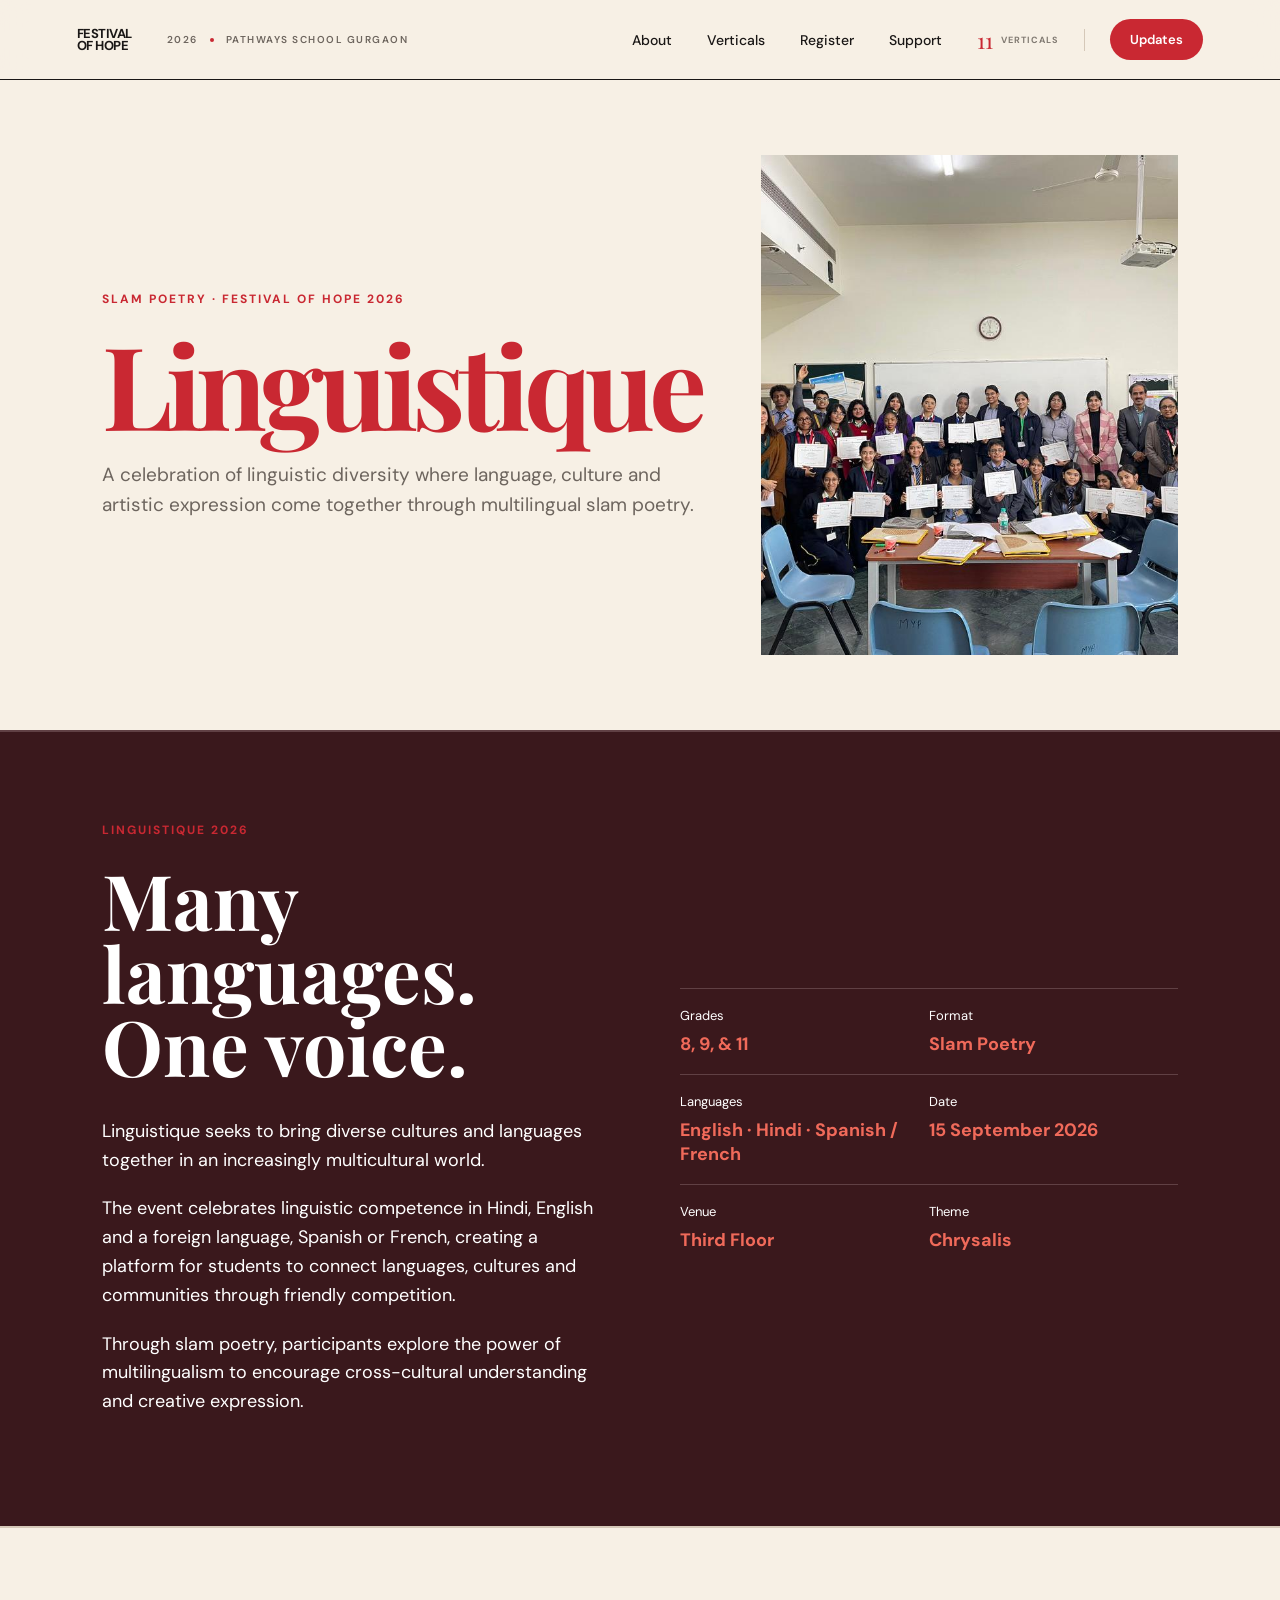
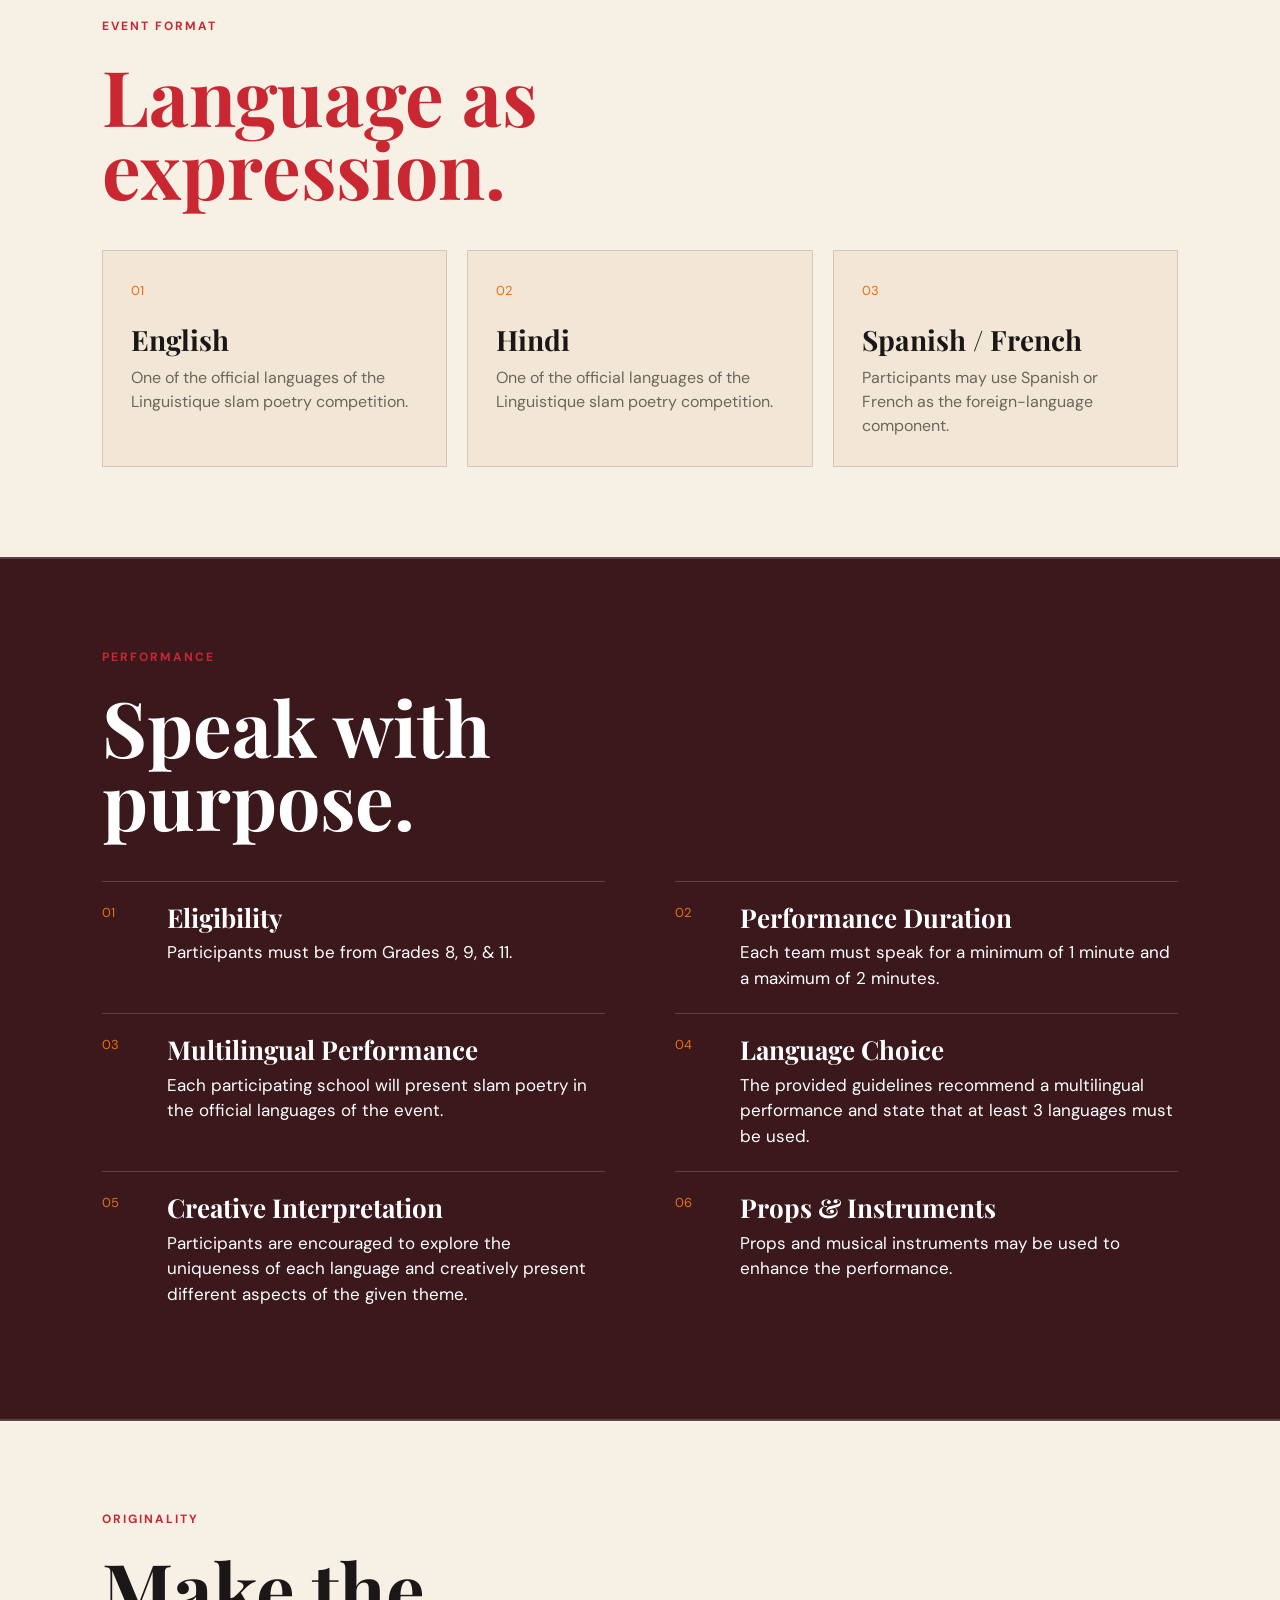
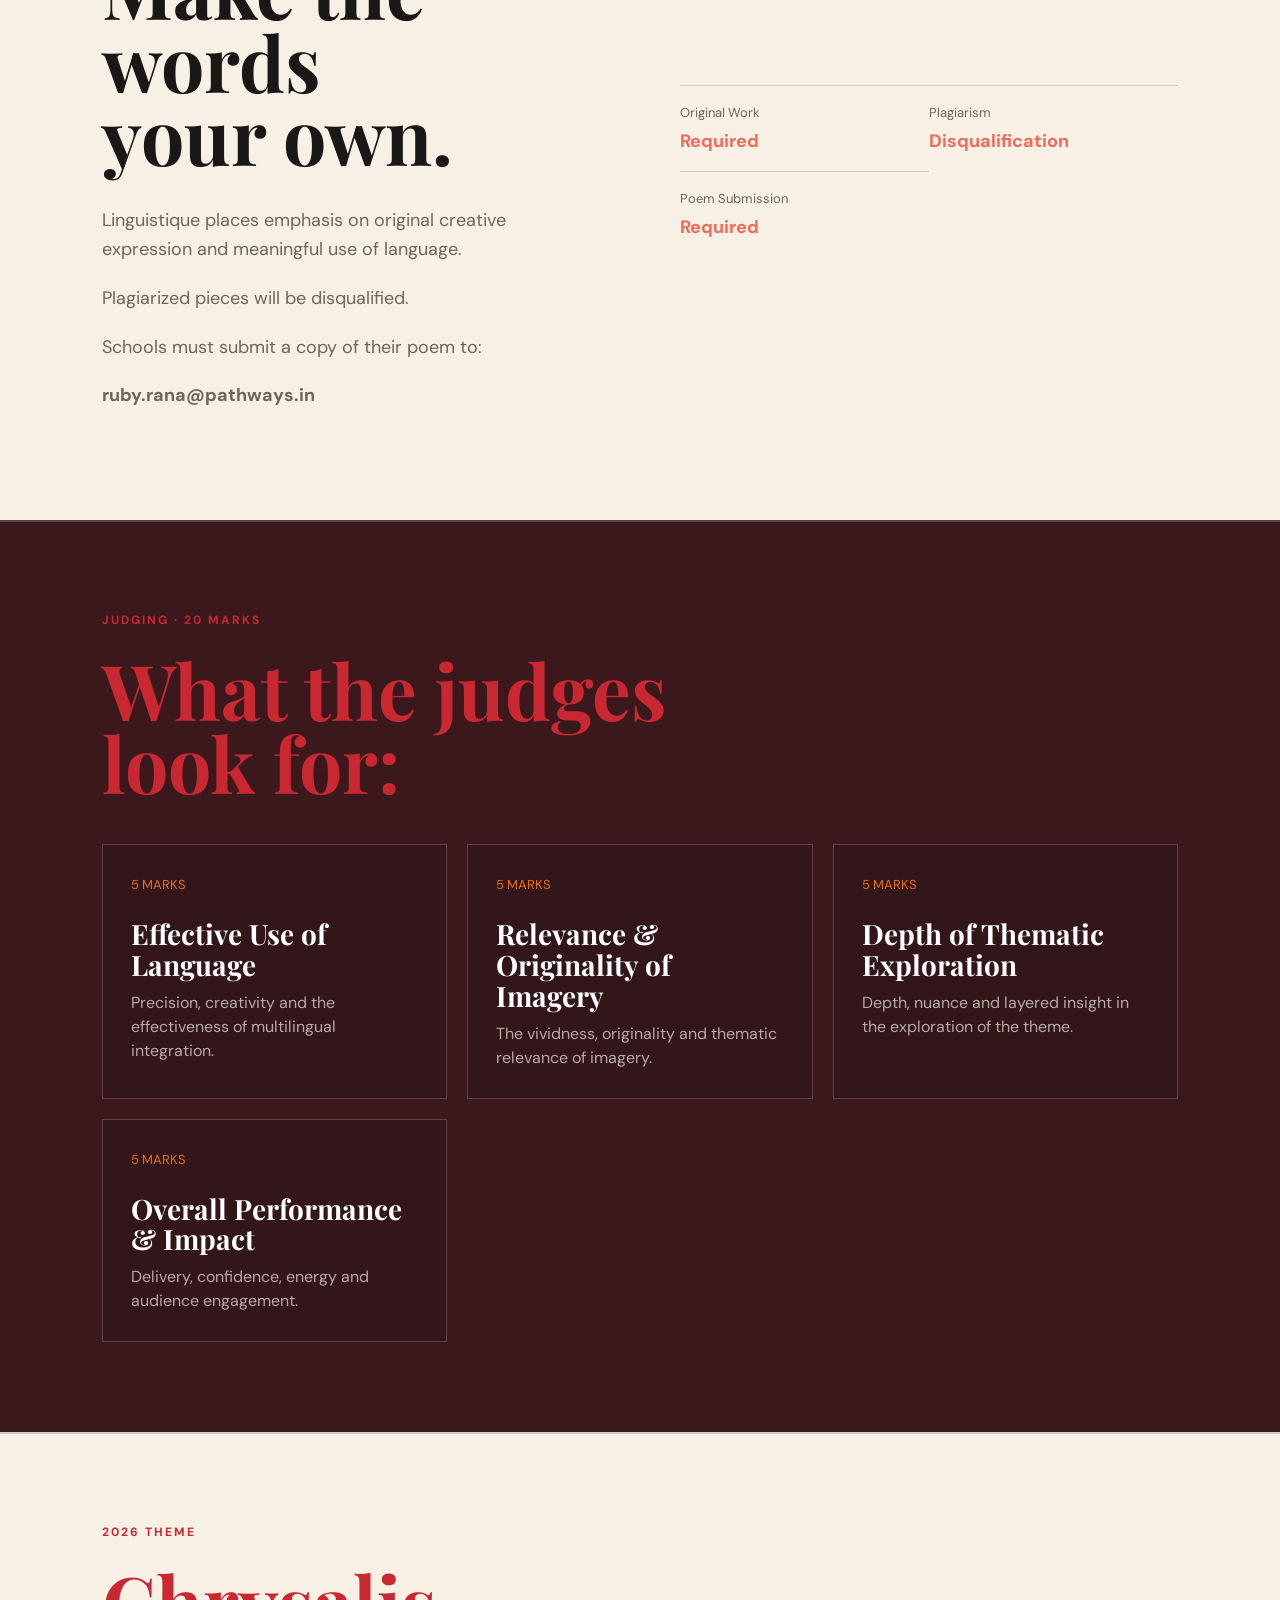
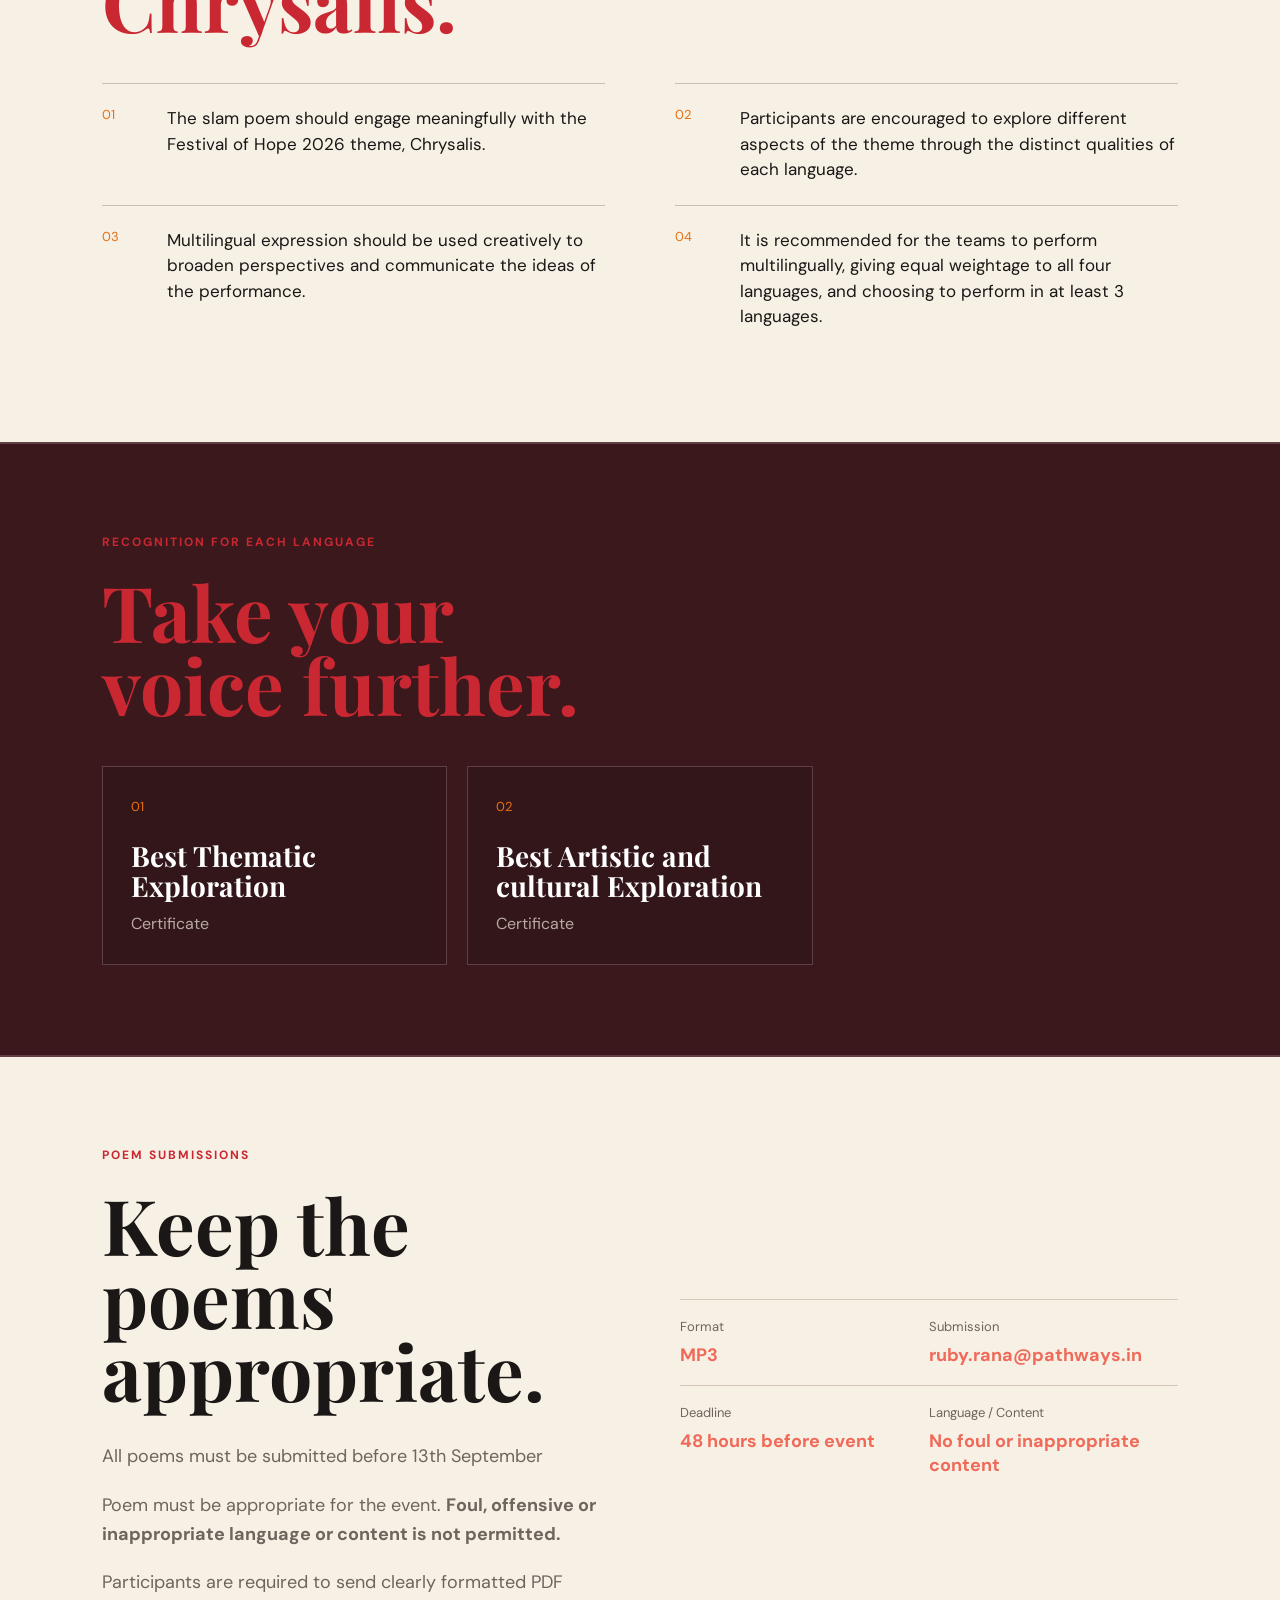
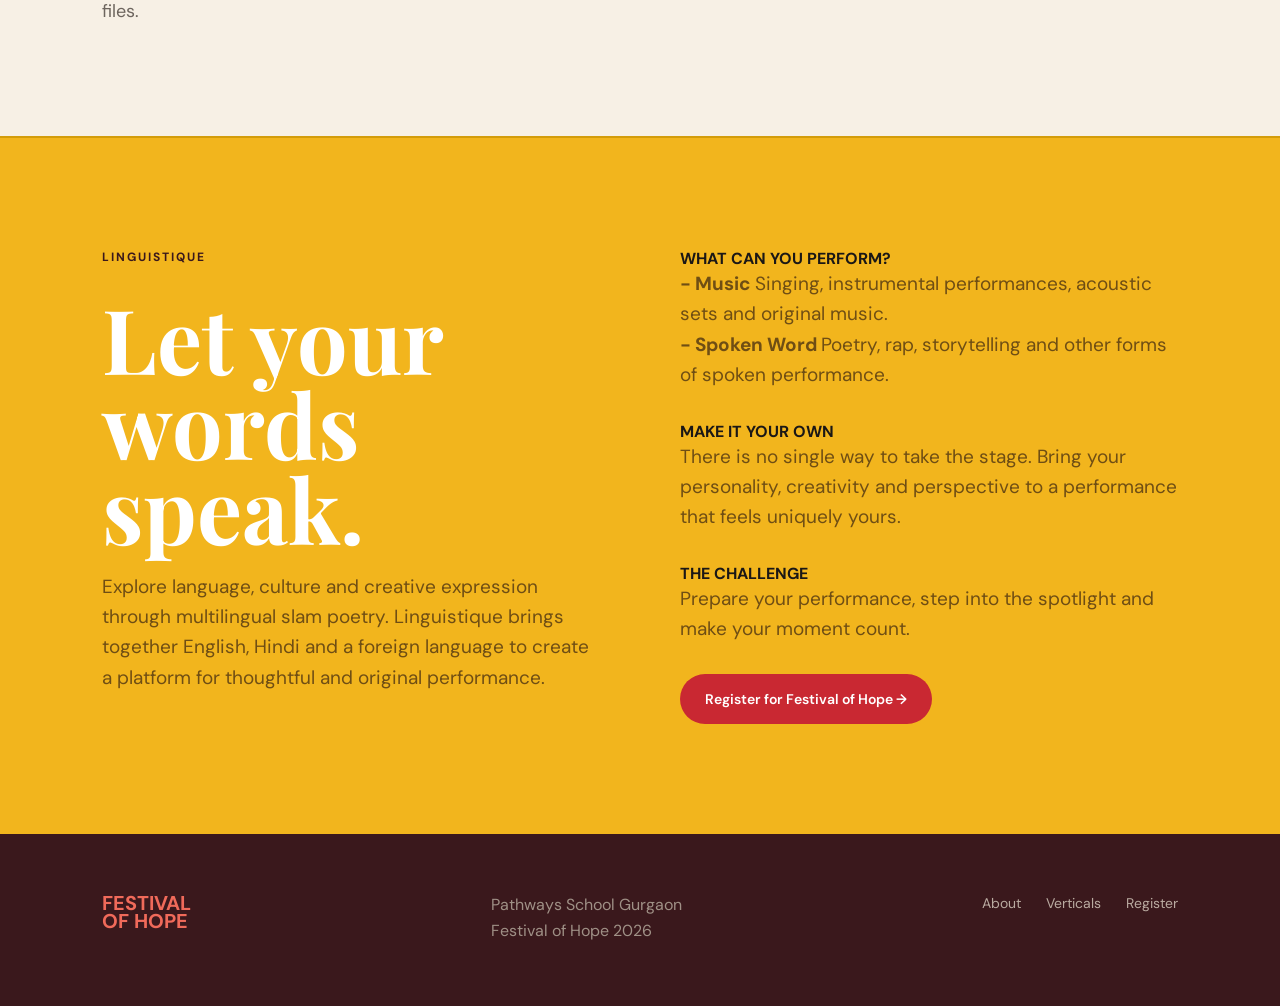
<file: events/linguistique.html>
<!DOCTYPE html>
<html lang="en">

<head>

    <meta charset="UTF-8">

    <meta
        name="viewport"
        content="width=device-width, initial-scale=1.0"
    >

    <title>Linguistique 2026 | Festival of Hope</title>

    <link
        rel="stylesheet"
        href="../style.css"
    >

</head>


<body>


    <!-- =========================
         NAVIGATION
    ========================== -->

    <header class="navbar">

        <a href="../index.html" class="logo">
            FESTIVAL<br>
            OF HOPE
        </a>


        <div class="nav-info">

            <span>
                2026
            </span>

            <span class="nav-divider"></span>

            <span>
                PATHWAYS SCHOOL GURGAON
            </span>

        </div>


        <nav>

            <a href="../index.html#about">
                About
            </a>

            <a href="../index.html#events">
                Verticals
            </a>

            <a href="../index.html#register">
                Register
            </a>

            <a href="../support.html">
                Support
            </a>

        </nav>


        <div class="nav-event-count">

            <span class="count-number">
                11
            </span>

            <span class="count-label">
                VERTICALS
            </span>

        </div>


        <a
            href="../updates.html"
            class="nav-button"
        >
            Updates
        </a>

    </header>



    <main class="event-page">


        <!-- =========================
             HERO
        ========================== -->

        <section class="event-hero">

            <div>

                <p class="eyebrow">
                    SLAM POETRY · FESTIVAL OF HOPE 2026
                </p>


                <h1>
                    Linguistique
                </h1>


                <p class="event-intro">
                    A celebration of linguistic diversity where
                    language, culture and artistic expression come
                    together through multilingual slam poetry.
                </p>

            </div>


            <div class="event-image">

                <img
                    src="../assets/images/linguistique.jpg"
                    alt="Linguistique"
                >

            </div>

        </section>



        <!-- =========================
             01 — VERTICAL OVERVIEW
        ========================== -->

        <section class="event-information panel-dark">

            <div class="event-description">

                <p class="eyebrow">
                    LINGUISTIQUE 2026
                </p>


                <h2>
                    Many languages.<br>
                    One voice.
                </h2>


                <p>
                    Linguistique seeks to bring diverse cultures
                    and languages together in an increasingly
                    multicultural world.
                </p>


                <p>
                    The event celebrates linguistic competence
                    in Hindi, English and a foreign language,
                    Spanish or French, creating a platform for
                    students to connect languages, cultures
                    and communities through friendly competition.
                </p>


                <p>
                    Through slam poetry, participants explore the
                    power of multilingualism to encourage
                    cross-cultural understanding and creative
                    expression.
                </p>

            </div>


            <div class="event-details">

                <div class="detail">
                    <span>
                        Grades
                    </span>

                    <strong>
                        8, 9, & 11
                    </strong>
                </div>


                <div class="detail">
                    <span>
                        Format
                    </span>

                    <strong>
                        Slam Poetry
                    </strong>
                </div>


                <div class="detail">
                    <span>
                        Languages
                    </span>

                    <strong>
                        English · Hindi · Spanish /
                        <br>
                         French
                    </strong>
                </div>


                <div class="detail">
                    <span>
                        Date
                    </span>

                    <strong>
                        15 September 2026
                    </strong>
                </div>


                <div class="detail">
                    <span>
                        Venue
                    </span>

                    <strong>
                        Third Floor
                    </strong>
                </div>

                <div class="detail">
                    <span>
                        Theme
                    </span>

                    <strong>
                        Chrysalis
                    </strong>
                </div>

            </div>

        </section>



        <!-- =========================
             02 — LANGUAGE FORMAT
        ========================== -->

        <section class="event-criteria panel-light">

            <p class="eyebrow">
                EVENT FORMAT
            </p>


            <h2>
                Language as<br>
                expression.
            </h2>


            <div class="criteria-grid">


                <div class="criteria-card">

                    <span>
                        01
                    </span>


                    <h3>
                        English
                    </h3>


                    <p>
                        One of the official languages of the
                        Linguistique slam poetry competition.
                    </p>

                </div>



                <div class="criteria-card">

                    <span>
                        02
                    </span>


                    <h3>
                        Hindi
                    </h3>


                    <p>
                        One of the official languages of the
                        Linguistique slam poetry competition.
                    </p>

                </div>



                <div class="criteria-card">

                    <span>
                        03
                    </span>


                    <h3>
                        Spanish / French
                    </h3>


                    <p>
                        Participants may use Spanish or French
                        as the foreign-language component.
                    </p>

                </div>

            </div>

        </section>



        <!-- =========================
             03 — PERFORMANCE RULES
        ========================== -->

        <section class="event-rules panel-dark">

            <p class="eyebrow">
                PERFORMANCE
            </p>


            <h2>
                Speak with<br>
                purpose.
            </h2>


            <div class="rules-list">


                <div>

                    <span>
                        01
                    </span>


                    <div>

                        <h3>
                            Eligibility
                        </h3>


                        <p>
                            Participants must be from Grades 8, 9, & 11.
                        </p>

                    </div>

                </div>


                <div>

                    <span>
                        02
                    </span>


                    <div>

                        <h3>
                            Performance Duration
                        </h3>


                        <p>
                            Each team must speak for a minimum
                            of 1 minute and a maximum of 2 minutes.
                        </p>

                    </div>

                </div>


                <div>

                    <span>
                        03
                    </span>


                    <div>

                        <h3>
                            Multilingual Performance
                        </h3>


                        <p>
                            Each participating school will present
                            slam poetry in the official languages
                            of the event.
                        </p>

                    </div>

                </div>


                <div>

                    <span>
                        04
                    </span>


                    <div>

                        <h3>
                            Language Choice
                        </h3>


                        <p>
                            The provided guidelines recommend a
                            multilingual performance and state
                            that at least 3 languages must be used.
                        </p>

                    </div>

                </div>


                <div>

                    <span>
                        05
                    </span>


                    <div>

                        <h3>
                            Creative Interpretation
                        </h3>


                        <p>
                            Participants are encouraged to explore
                            the uniqueness of each language and
                            creatively present different aspects
                            of the given theme.
                        </p>

                    </div>

                </div>


                <div>

                    <span>
                        06
                    </span>


                    <div>

                        <h3>
                            Props & Instruments
                        </h3>


                        <p>
                            Props and musical instruments may be
                            used to enhance the performance.
                        </p>

                    </div>

                </div>

            </div>

        </section>



        <!-- =========================
             04 — ORIGINALITY
        ========================== -->

        <section class="event-information panel-light">

            <div class="event-description">

                <p class="eyebrow">
                    ORIGINALITY
                </p>


                <h2>
                    Make the words<br>
                    your own.
                </h2>


                <p>
                    Linguistique places emphasis on original
                    creative expression and meaningful use of
                    language.
                </p>


                <p>
                    Plagiarized pieces will be disqualified.
                </p>


                <p>
                    Schools must submit a copy of their poem to:
                </p>


                <p>
                    <strong>
                        ruby.rana@pathways.in 
                    </strong>
                </p>

            </div>


            <div class="event-details">

                <div class="detail">
                    <span>
                        Original Work
                    </span>

                    <strong>
                        Required
                    </strong>
                </div>


                <div class="detail">
                    <span>
                        Plagiarism
                    </span>

                    <strong>
                        Disqualification
                    </strong>
                </div>


                <div class="detail">
                    <span>
                        Poem Submission
                    </span>

                    <strong>
                        Required
                    </strong>
                </div>

            </div>

        </section>



        <!-- =========================
             05 — JUDGING
        ========================== -->

        <section class="event-criteria panel-dark">

            <p class="eyebrow">
                JUDGING · 20 MARKS
            </p>


            <h2>
                What the judges<br>
                look for:
            </h2>


            <div class="criteria-grid">


                <div class="criteria-card">

                    <span>
                        5 MARKS
                    </span>


                    <h3>
                        Effective Use of Language
                    </h3>


                    <p>
                        Precision, creativity and the effectiveness
                        of multilingual integration.
                    </p>

                </div>



                <div class="criteria-card">

                    <span>
                        5 MARKS
                    </span>


                    <h3>
                        Relevance & Originality of Imagery
                    </h3>


                    <p>
                        The vividness, originality and thematic
                        relevance of imagery.
                    </p>

                </div>



                <div class="criteria-card">

                    <span>
                        5 MARKS
                    </span>


                    <h3>
                        Depth of Thematic Exploration
                    </h3>


                    <p>
                        Depth, nuance and layered insight in
                        the exploration of the theme.
                    </p>

                </div>



                <div class="criteria-card">

                    <span>
                        5 MARKS
                    </span>


                    <h3>
                        Overall Performance & Impact
                    </h3>


                    <p>
                        Delivery, confidence, energy and
                        audience engagement.
                    </p>

                </div>

            </div>

        </section>



        <!-- =========================
             06 — THEME
        ========================== -->

        <section class="event-rules panel-light">

            <p class="eyebrow">
                2026 THEME
            </p>


            <h2>
                Chrysalis.
            </h2>


            <div class="rules-list">


                <div>

                    <span>
                        01
                    </span>


                    <p>
                        The slam poem should engage meaningfully
                        with the Festival of Hope 2026 theme,
                        Chrysalis.
                    </p>

                </div>


                <div>

                    <span>
                        02
                    </span>


                    <p>
                        Participants are encouraged to explore
                        different aspects of the theme through
                        the distinct qualities of each language.
                    </p>

                </div>


                <div>

                    <span>
                        03
                    </span>


                    <p>
                        Multilingual expression should be used
                        creatively to broaden perspectives and
                        communicate the ideas of the performance.
                    </p>

                </div>


                <div>

                    <span>
                        04
                    </span>


                    <p>
                        It is recommended for the teams to perform
                        multilingually, giving equal weightage to all
                        four languages, and choosing to perform in
                        at least 3 languages.
                    </p>

                </div>

            </div>

        </section>



        <!-- =========================
             07 — AWARDS
        ========================== -->

        <section class="event-criteria panel-dark">

            <p class="eyebrow">
                RECOGNITION FOR EACH LANGUAGE
            </p>

            <h2>
                Take your<br>
                voice further.
            </h2>

            

            <div class="criteria-grid">


                <div class="criteria-card">

                    <span>
                        01
                    </span>


                    <h3>
                        Best Thematic Exploration
                    </h3>


                    <p>
                        Certificate
                    </p>

                </div>



                <div class="criteria-card">

                    <span>
                        02
                    </span>


                    <h3>
                        Best Artistic and cultural Exploration
                    </h3>


                    <p>
                        Certificate
                    </p>

                </div>

            </div>

        </section>



        <!-- =========================
             08 — POEM SUBMISSIONS
        ========================== -->

        <section class="event-information panel-light">

            <div class="event-description">

                <p class="eyebrow">
                    POEM SUBMISSIONS
                </p>


                <h2>
                    Keep the<br>
                    poems appropriate.
                </h2>


                <p>
                    All poems must be submitted before
                    13th September
                </p>

                <p>
                    Poem must be appropriate for the event.
                    <strong>
                        Foul, offensive or inappropriate
                        language or content is not permitted.
                    </strong>
                </p>


                <p>
                    Participants are required to send clearly
                    formatted PDF files.
                </p>

            </div>


            <div class="event-details">

                <div class="detail">
                    <span>
                        Format
                    </span>

                    <strong>
                        MP3
                    </strong>
                </div>


                <div class="detail">
                    <span>
                        Submission
                    </span>

                    <strong>
                        ruby.rana@pathways.in
                    </strong>
                </div>

                <div class="detail">
                    <span>
                        Deadline
                    </span>

                    <strong>
                        48 hours before event
                    </strong>
                </div>


                <div class="detail">
                    <span>
                        Language / Content
                    </span>

                    <strong>
                        No foul or inappropriate content
                    </strong>
                </div>

            </div>

        </section>


        <!-- =========================
             09 — REGISTRATION
        ========================== -->

        <section class="event-register panel-gold">

            <div>

                <p class="eyebrow">
                    LINGUISTIQUE
                </p>

                <h2>
                    Let your<br>
                    words speak.
                </h2>

                <br>

                <p class="event-register-description">
                    Explore language, culture and creative expression
                    through multilingual slam poetry. Linguistique
                    brings together English, Hindi and a foreign language
                    to create a platform for thoughtful and original
                    performance.
                </p>


            </div>


            <div class="event-register-right">

                <div class="registration-block">

                    <span class="registration-label">
                   <strong>    WHAT CAN YOU PERFORM? </strong> 
                    </span>

                    <div class="registration-options">

                        <p>
                            <strong>
                                 - Music
                            </strong>

                            Singing, instrumental performances,
                            acoustic sets and original music.<br>
                            <strong>
                                 - Spoken Word
                            </strong>

                            Poetry, rap, storytelling and
                            other forms of spoken performance.
                        </p>

                    </div>

                </div>


                <div class="registration-block">

                    <span class="registration-label">
                   <strong>     MAKE IT YOUR OWN </strong> 
                    </span>

                    <p>
                        There is no single way to take the stage.
                        Bring your personality, creativity and
                        perspective to a performance that feels
                        uniquely yours.
                    </p>

                </div>


                <div class="registration-block">

                    <span class="registration-label">
                   <strong>  THE CHALLENGE </strong> 
                    </span>

                    <p>
                        Prepare your performance, step into the
                        spotlight and make your moment count.
                    </p>

                </div>


                <div class="registration-action">

                    <a
                        href="../index.html#register"
                        class="button primary"
                    >
                        Register for Festival of Hope →
                    </a>

                </div>

            </div>

        </section>


    </main>

    <!-- =========================
         FOOTER
    ========================== -->

    <footer>

        <div class="footer-logo">
            FESTIVAL<br>
            OF HOPE
        </div>


        <div class="footer-info">

            <p>
                Pathways School Gurgaon
            </p>


            <p>
                Festival of Hope 2026
            </p>

        </div>


        <div class="footer-links">

            <a href="../index.html#about">
                About
            </a>


            <a href="../index.html#events">
                Verticals
            </a>


            <a href="../index.html#register">
                Register
            </a>

        </div>

    </footer>


</body>

</html>
</file>
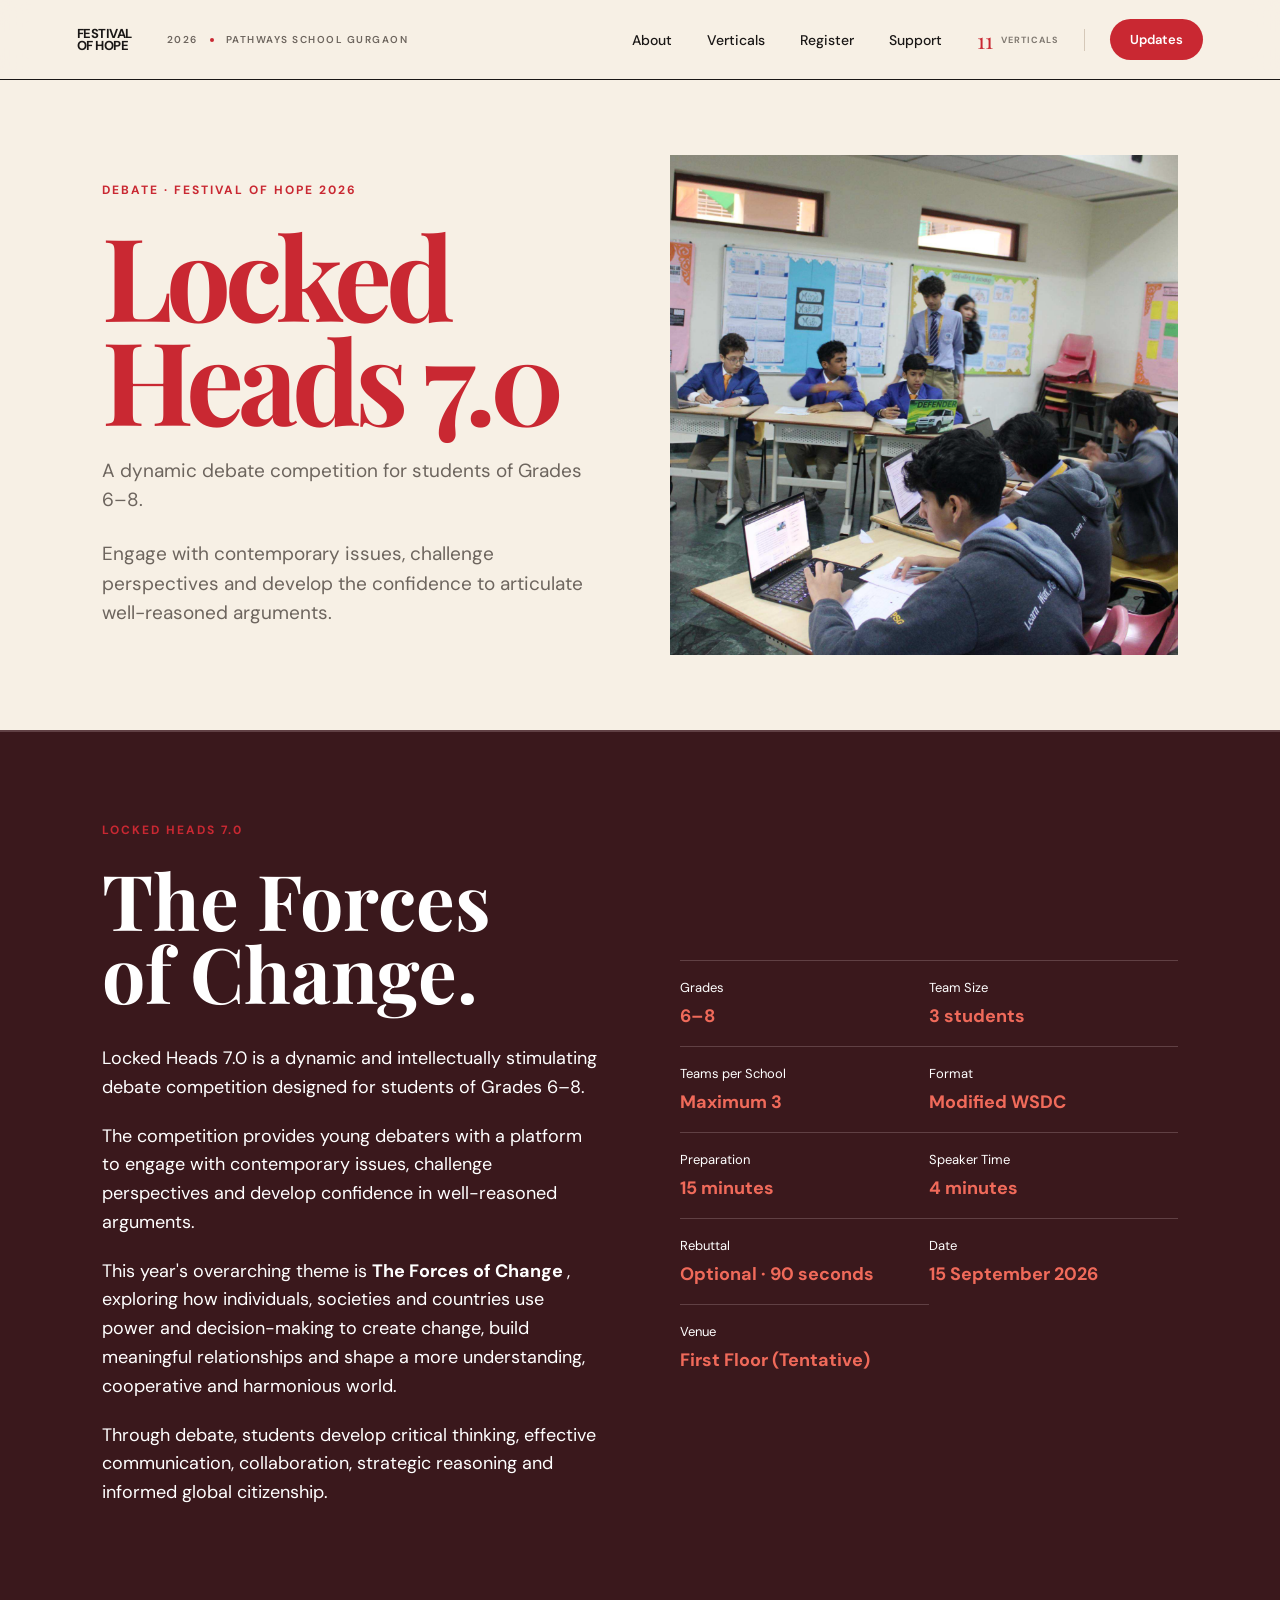
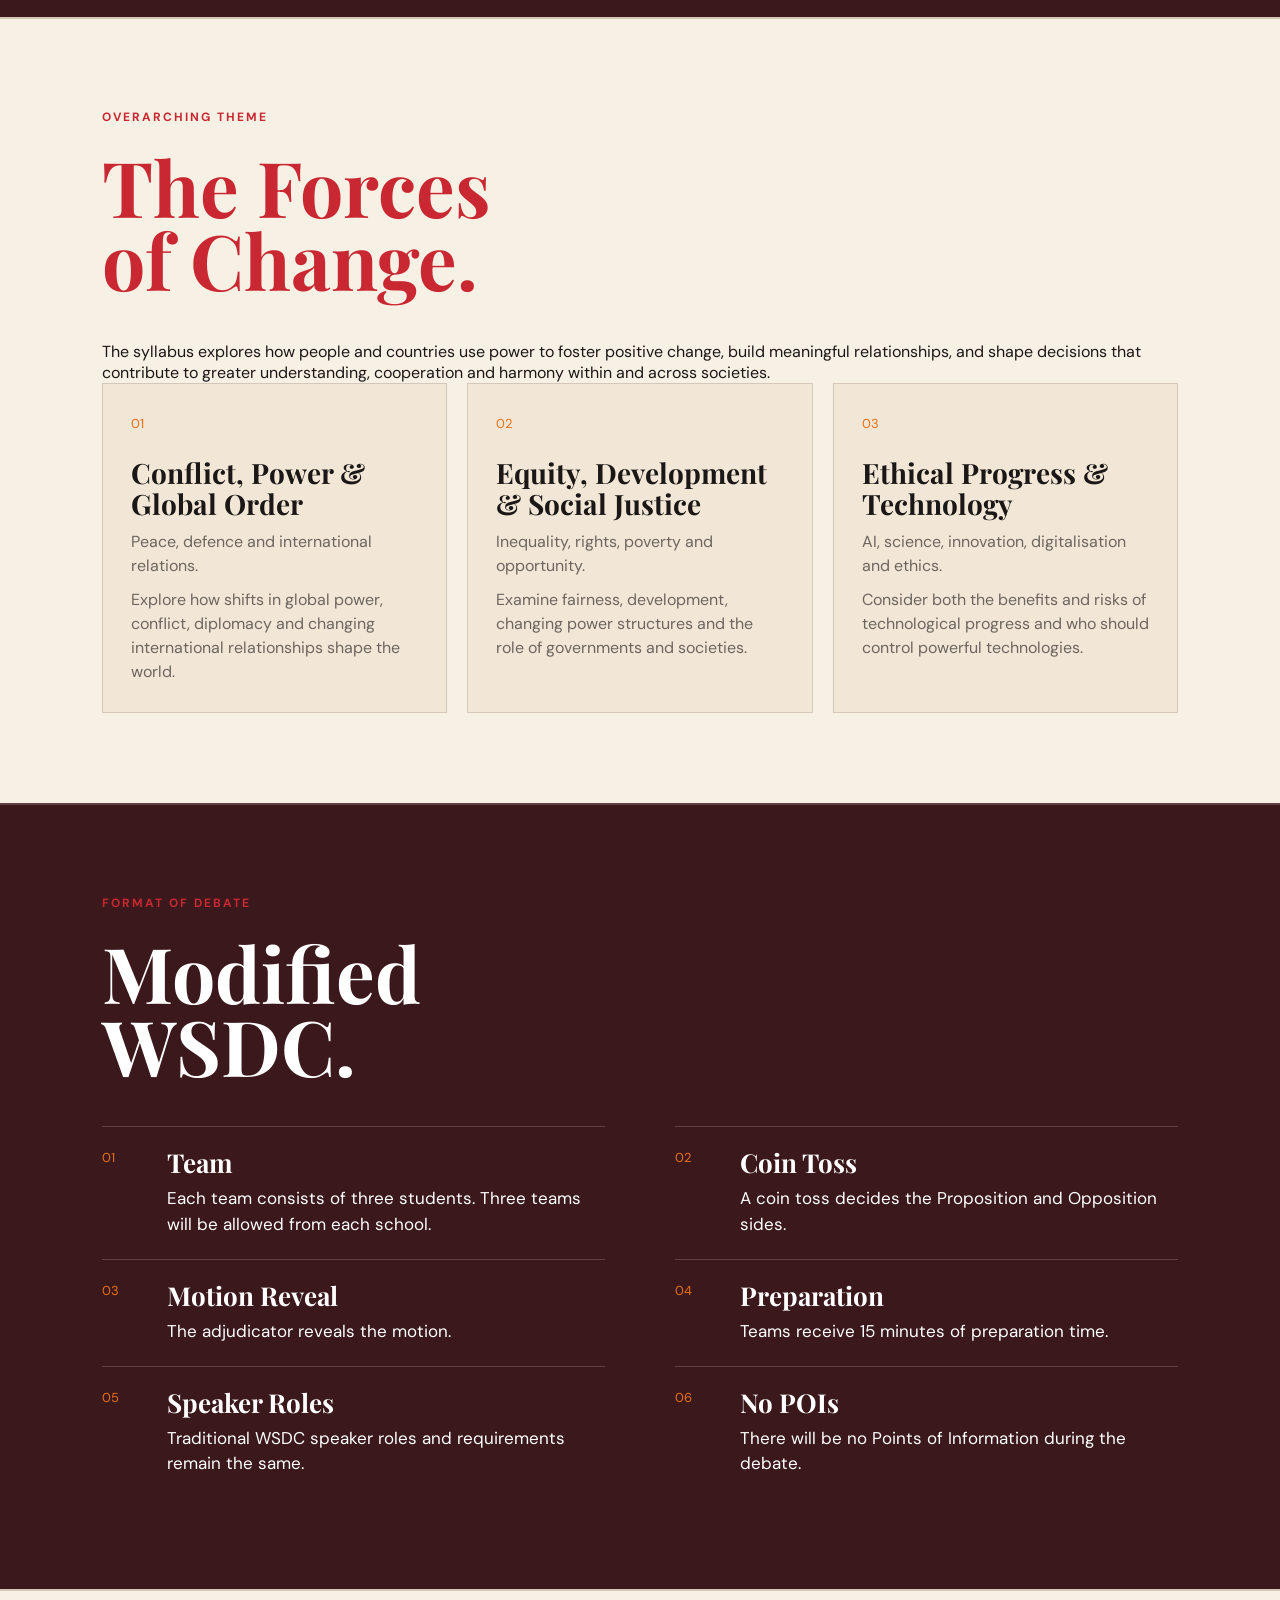
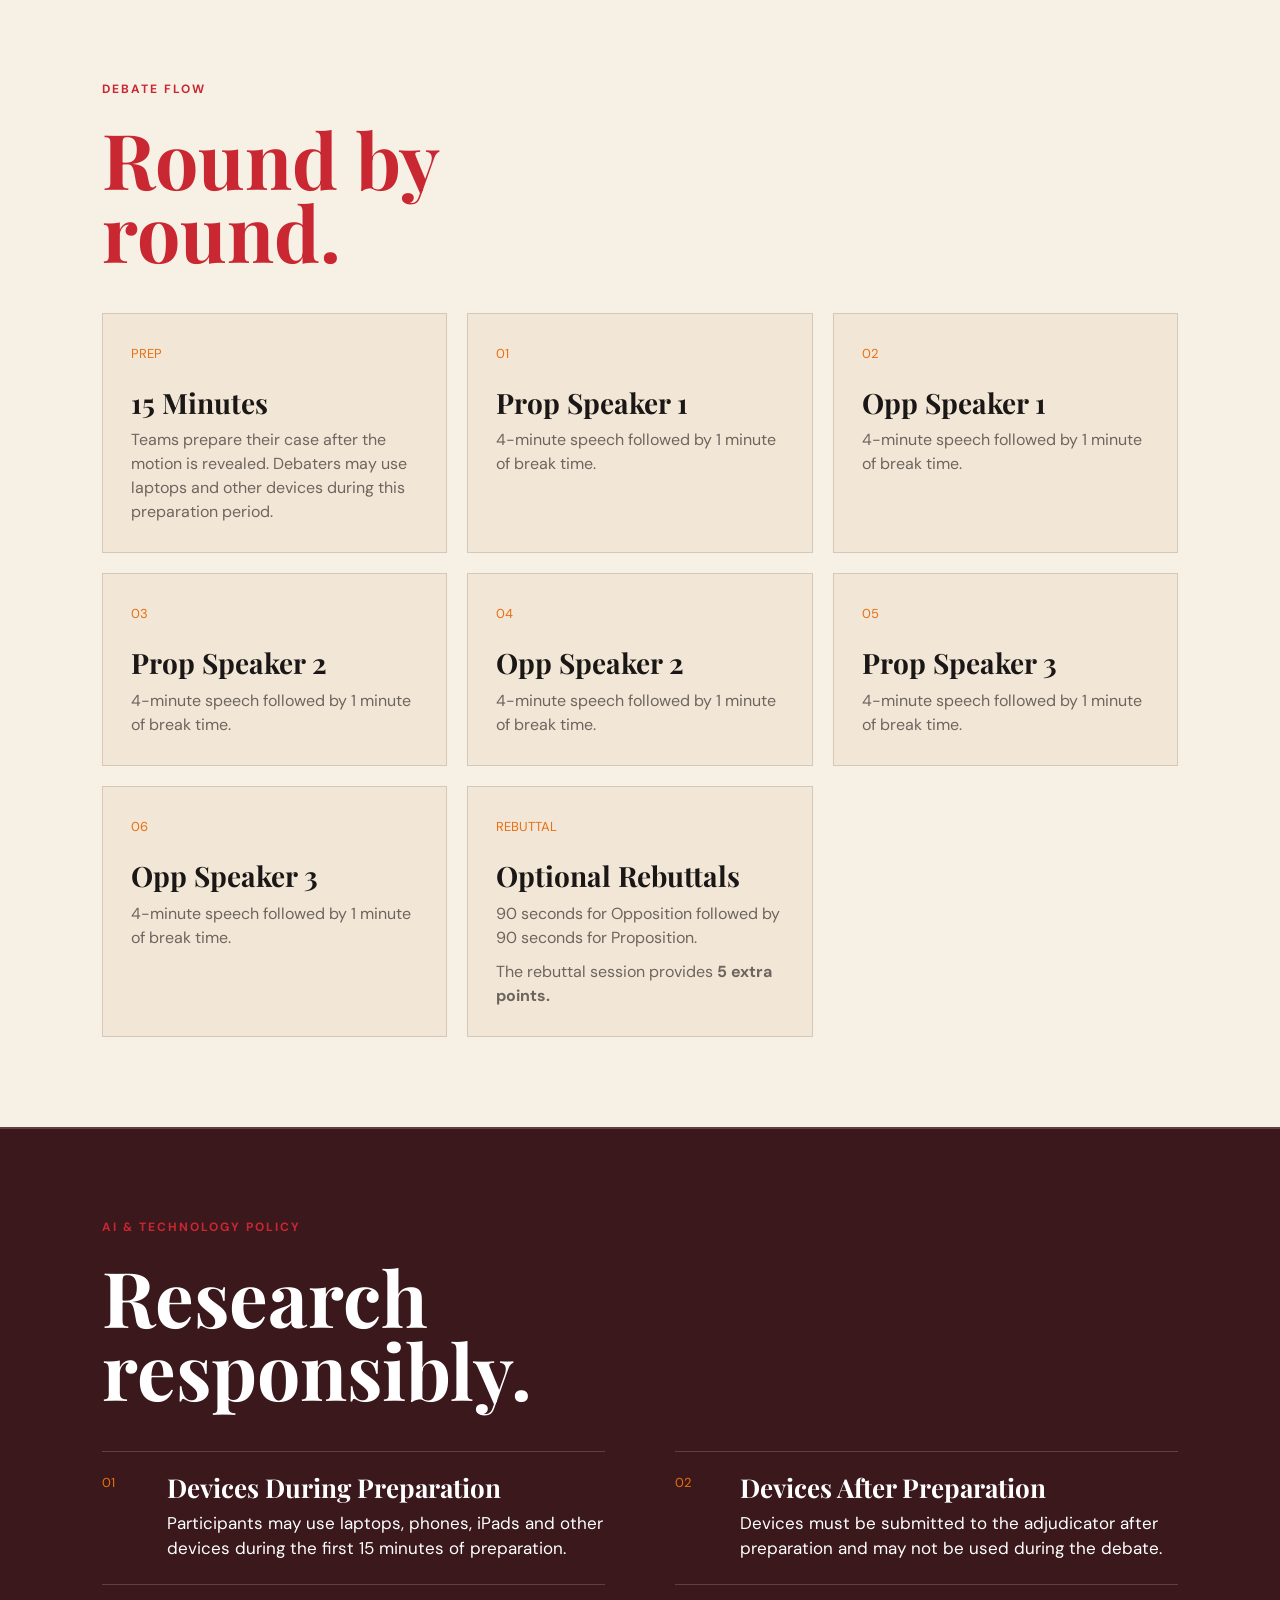
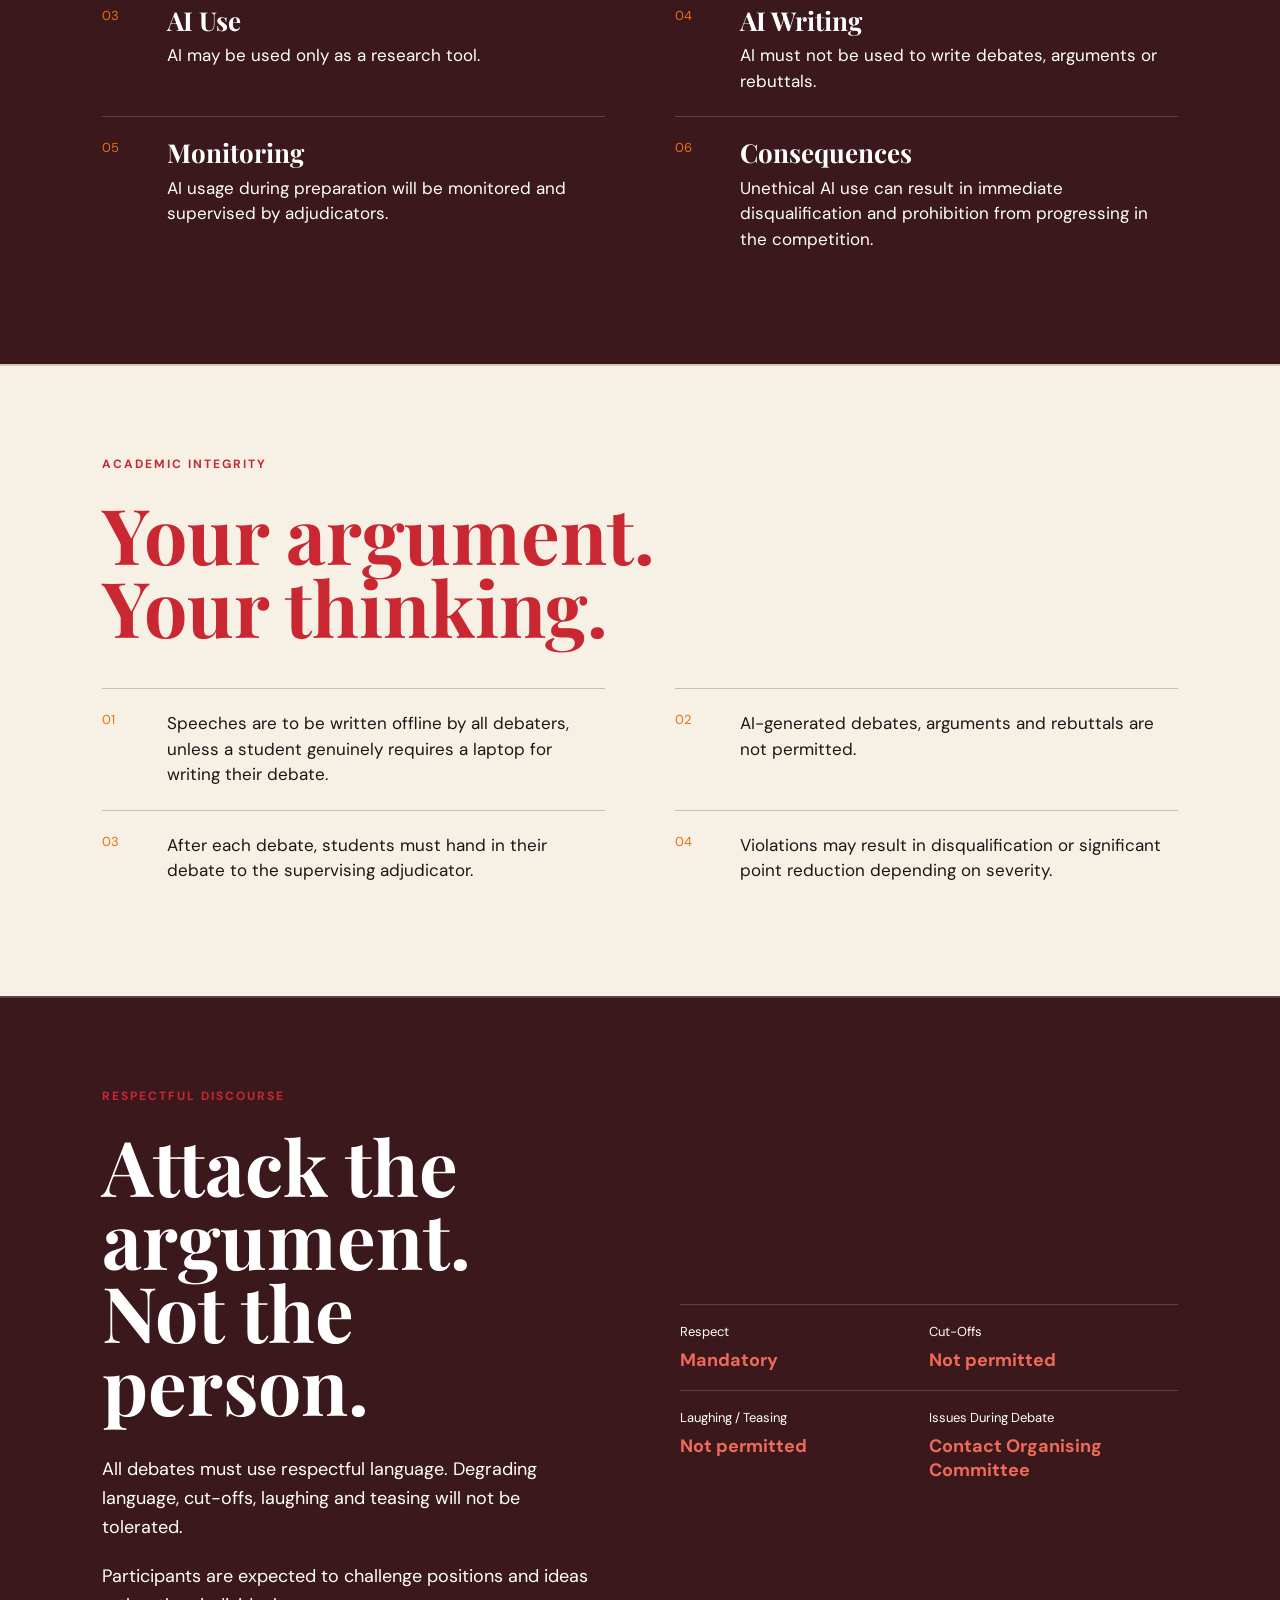
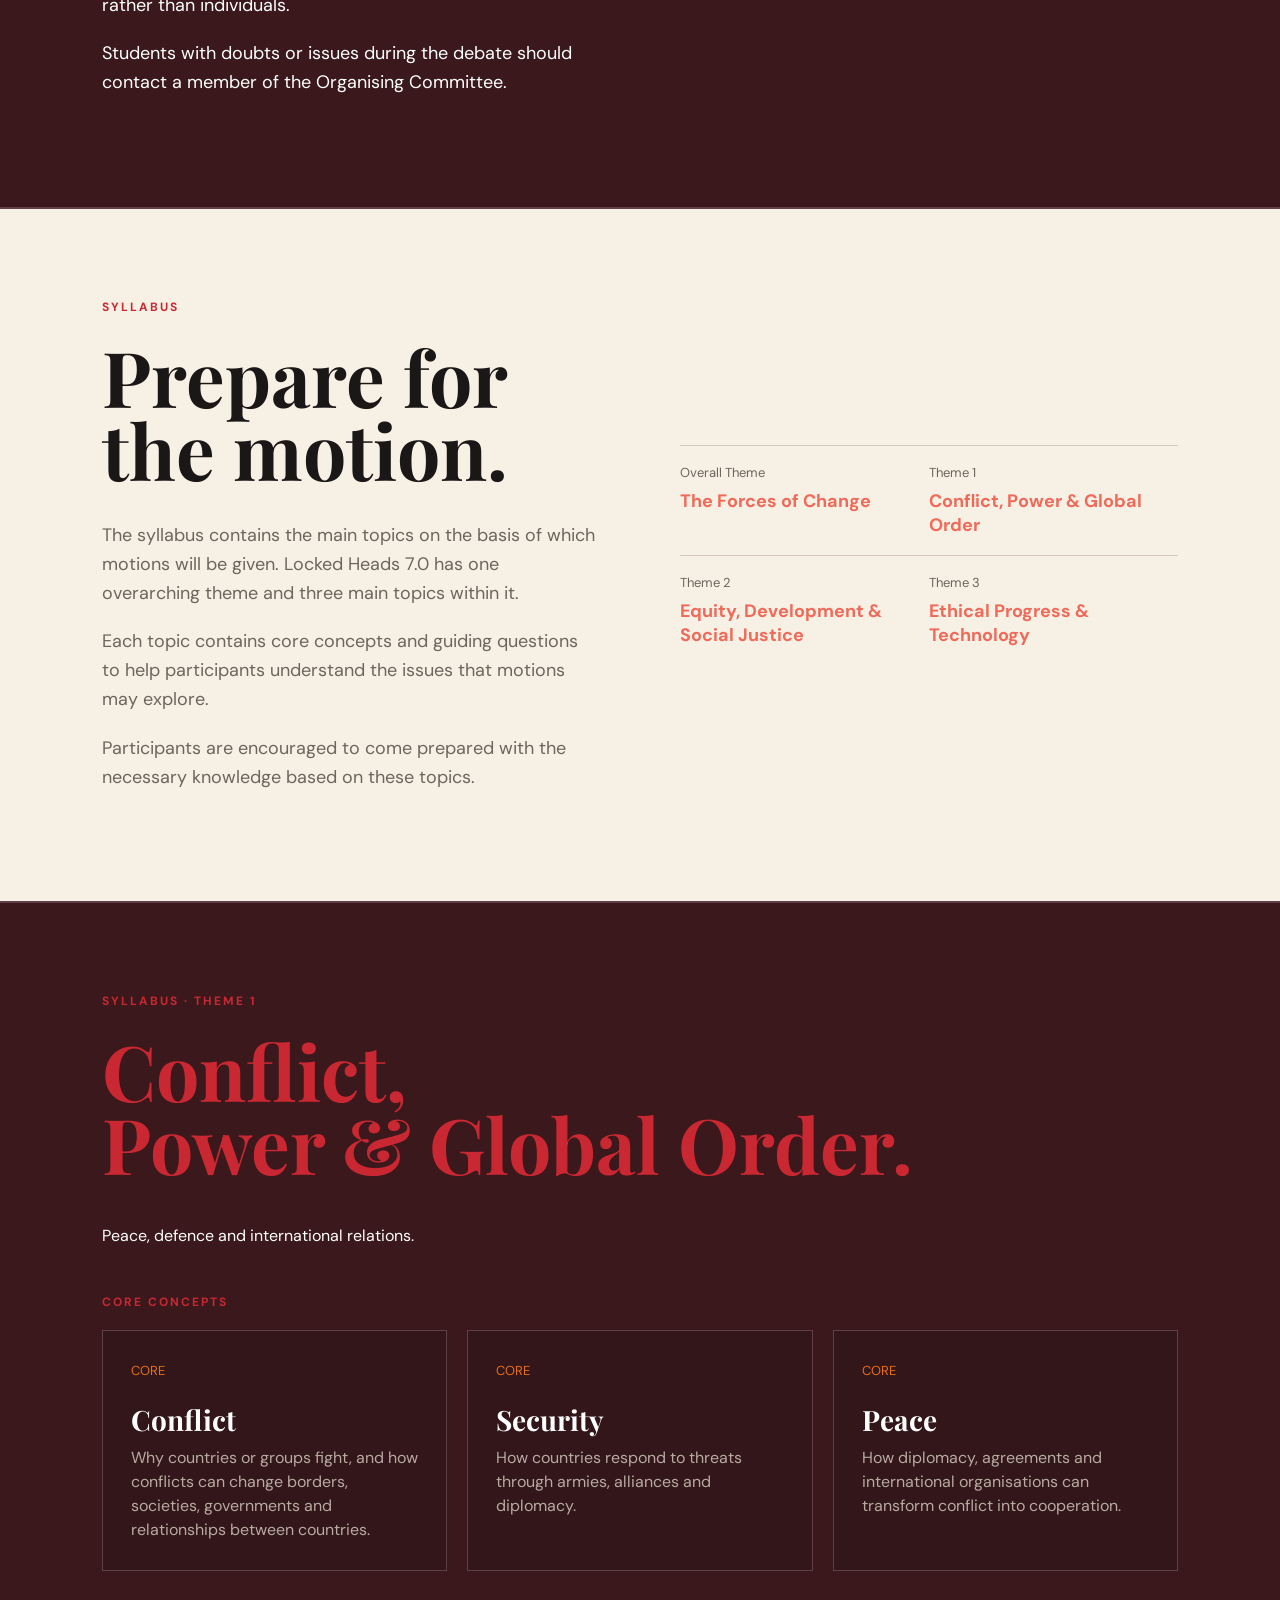
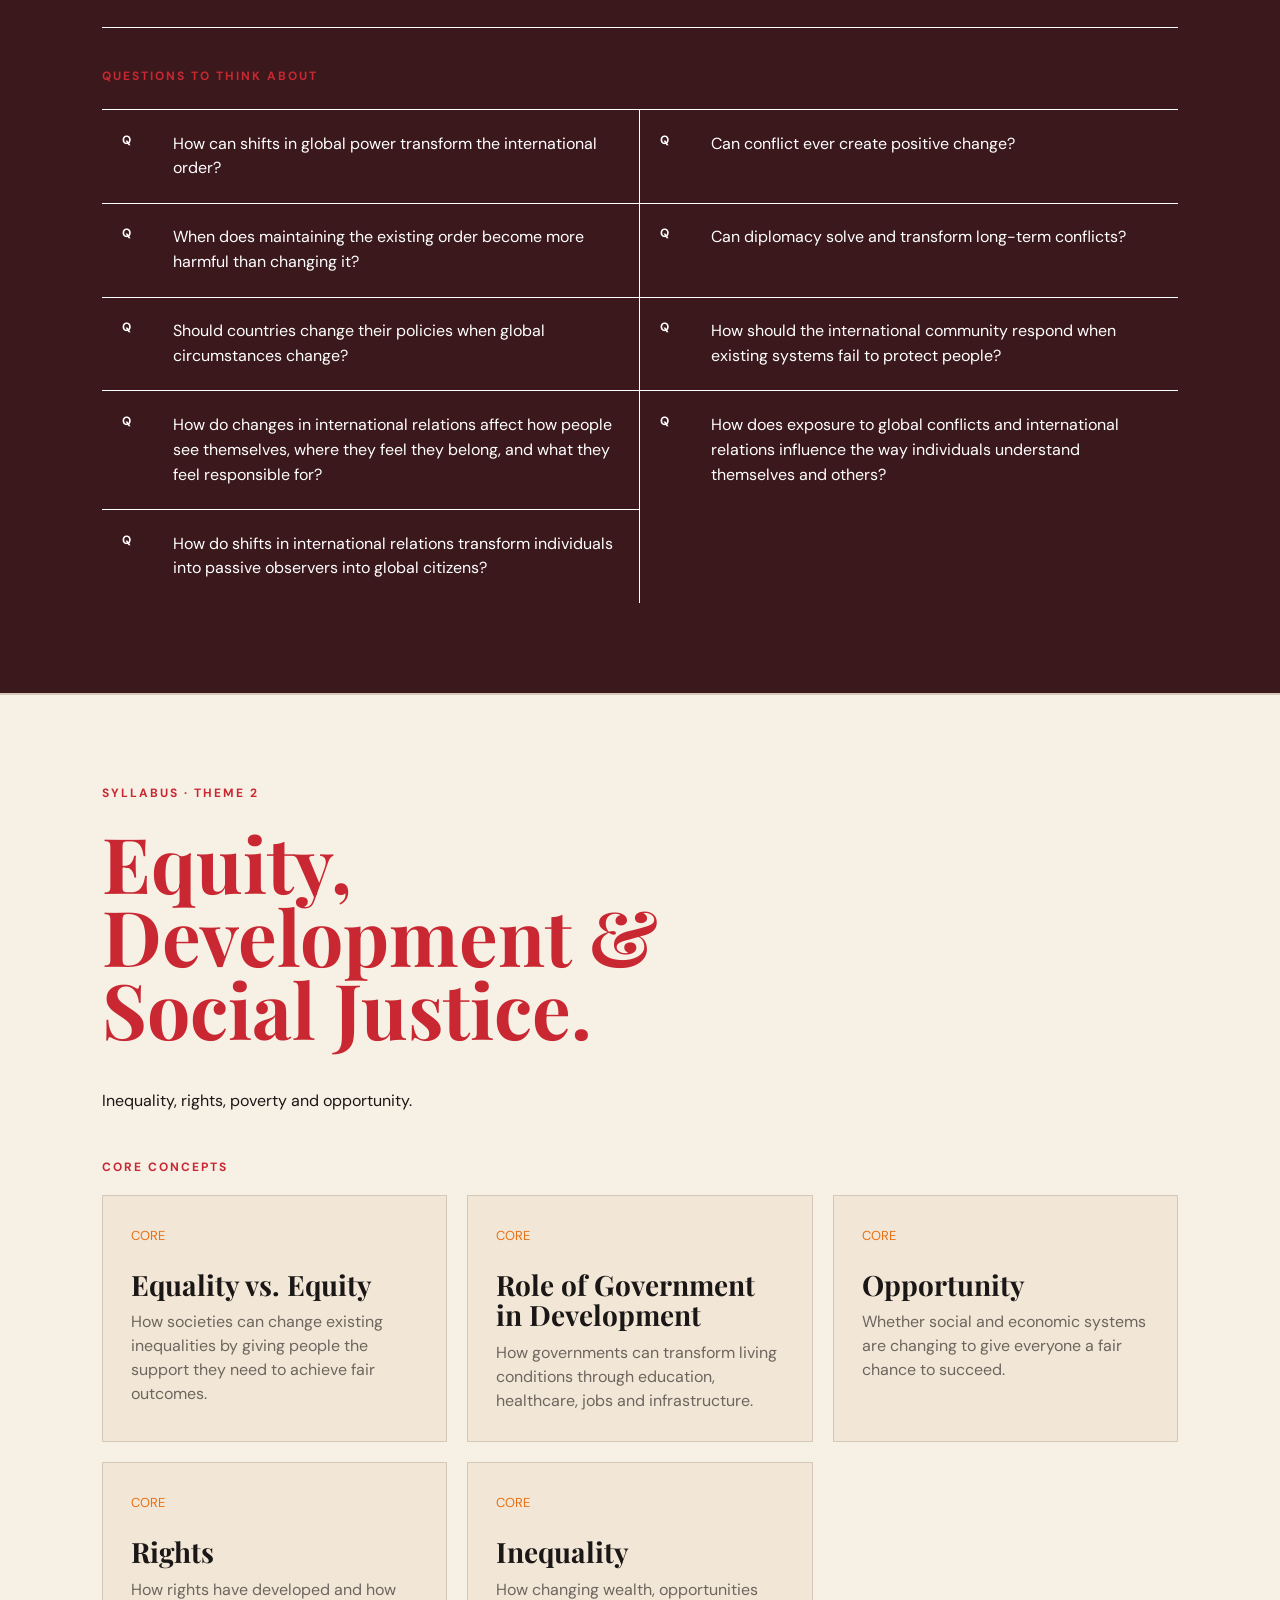
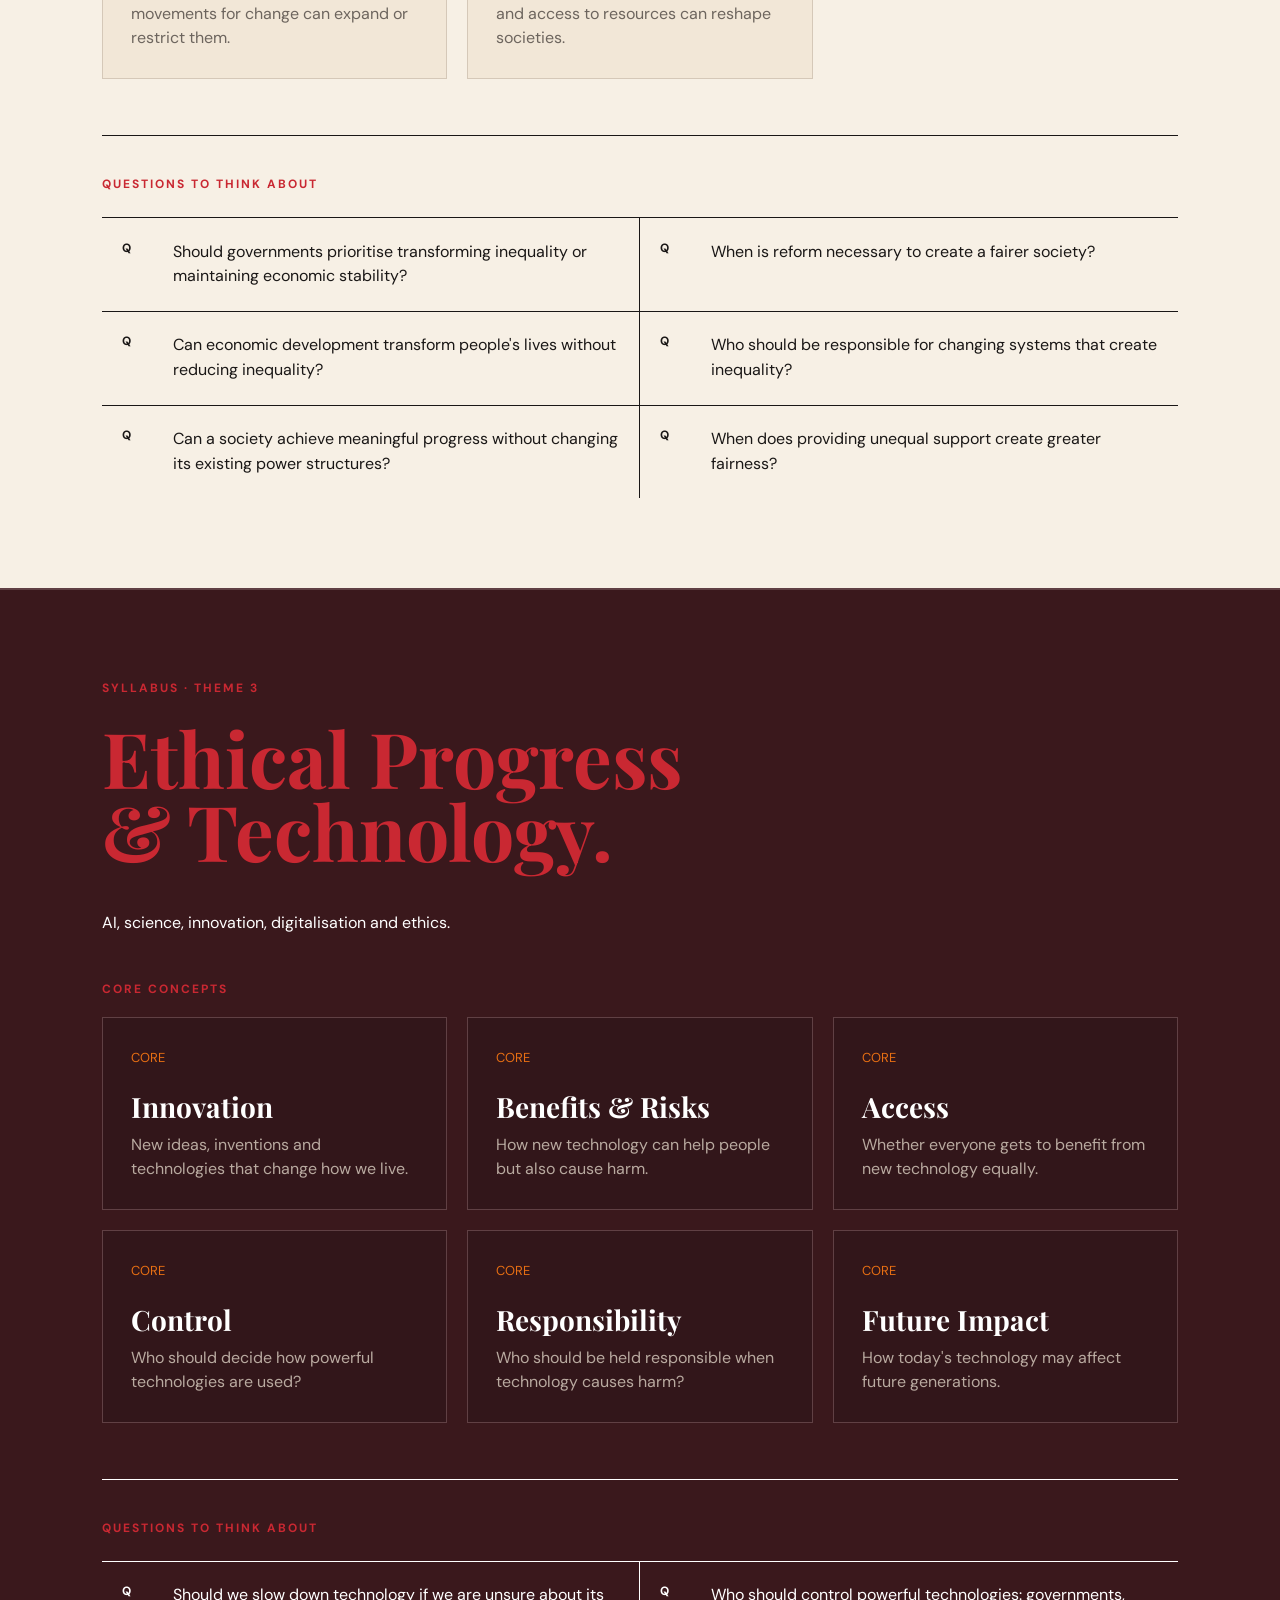
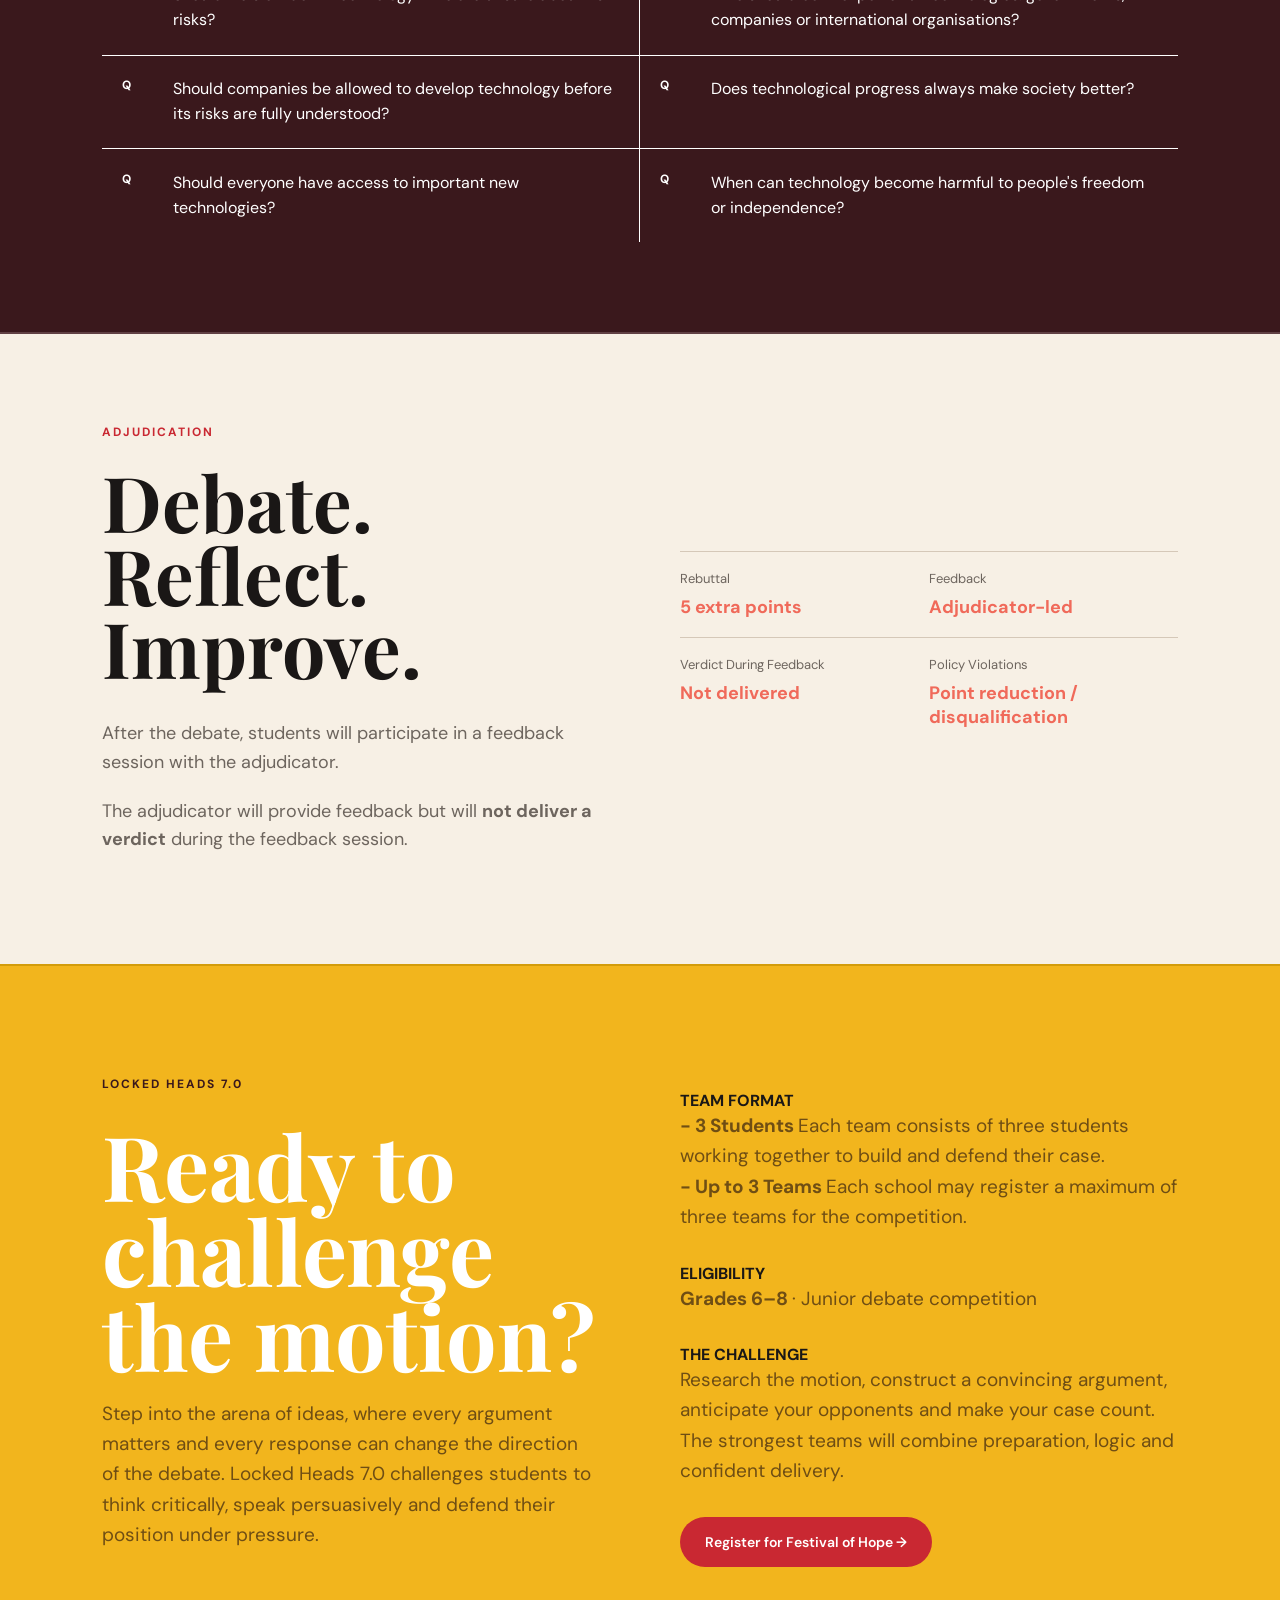
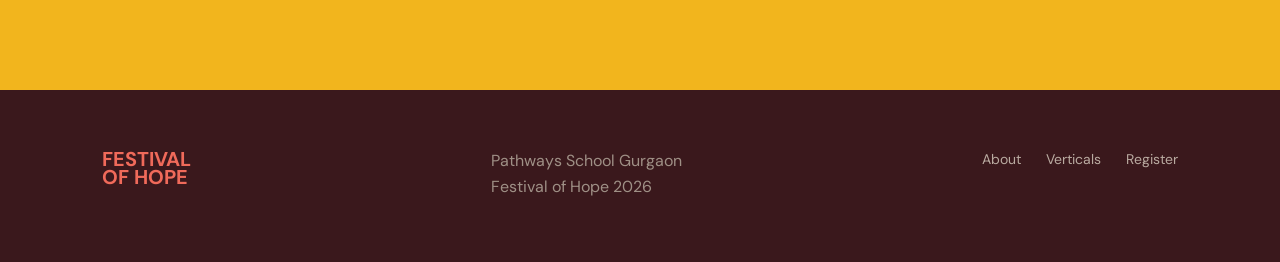
<file: events/locked-heads.html>
<!DOCTYPE html>
<html lang="en">

<head>

    <meta charset="UTF-8">

    <meta
        name="viewport"
        content="width=device-width, initial-scale=1.0"
    >

    <title>
        Locked Heads 7.0 | Festival of Hope
    </title>

    <link
        rel="stylesheet"
        href="../style.css"
    >


    <!--
        PAGE-SPECIFIC FORMATTING
        No changes to style.css are required.
    -->

    <style>

        /* =========================================
           LOCKED HEADS — SYLLABUS FORMATTING
        ========================================= */

        .locked-syllabus {
            overflow: hidden;
        }

        .locked-syllabus .syllabus-intro {
            margin-top: 2rem;
            max-width: 900px;
        }

        .locked-syllabus .syllabus-label {
            margin-top: 3rem;
            margin-bottom: 1.25rem;
        }

        .locked-syllabus .syllabus-label .eyebrow {
            margin-bottom: 0;
        }

        .locked-syllabus .syllabus-questions {
            margin-top: 3.5rem;
            padding-top: 2.5rem;
            border-top: 1px solid currentColor;
        }

        .locked-syllabus .syllabus-question-grid {
            display: grid;
            grid-template-columns: repeat(2, minmax(0, 1fr));
            margin-top: 1.25rem;
        }

        .locked-syllabus .syllabus-question {
            display: grid;
            grid-template-columns: 35px 1fr;
            gap: 1rem;
            padding: 1.35rem 1.25rem;
            border-top: 1px solid currentColor;
        }

        .locked-syllabus .syllabus-question:nth-child(odd) {
            border-right: 1px solid currentColor;
        }

        .locked-syllabus .syllabus-question span {
            font-weight: 700;
            letter-spacing: 0.08em;
            font-size: 0.75rem;
        }

        .locked-syllabus .syllabus-question p {
            margin: 0;
            line-height: 1.55;
        }

        .locked-syllabus .theme-note {
            margin-top: 1rem;
            max-width: 900px;
        }

        .locked-syllabus .theme-note p {
            margin-bottom: 0;
        }


        /* =========================================
           SYLLABUS CARDS
        ========================================= */

        .locked-syllabus .criteria-grid {
            align-items: stretch;
        }

        .locked-syllabus .criteria-card {
            height: 100%;
        }


        /* =========================================
           RESPONSIVE
        ========================================= */

        @media (max-width: 800px) {

            .locked-syllabus .syllabus-question-grid {
                grid-template-columns: 1fr;
            }

            .locked-syllabus .syllabus-question:nth-child(odd) {
                border-right: none;
            }

        }

    </style>

</head>


<body>


    <!-- =========================================
         NAVIGATION
    ========================================== -->

    <header class="navbar">

        <a
            href="../index.html"
            class="logo"
        >
            FESTIVAL<br>
            OF HOPE
        </a>


        <div class="nav-info">

            <span>
                2026
            </span>

            <span class="nav-divider"></span>

            <span>
                PATHWAYS SCHOOL GURGAON
            </span>

        </div>


        <nav>

            <a href="../index.html#about">
                About
            </a>

            <a href="../index.html#events">
                Verticals
            </a>

            <a href="../index.html#register">
                Register
            </a>

            <a href="../support.html">
                Support
            </a>

        </nav>


        <div class="nav-event-count">

            <span class="count-number">
                11
            </span>

            <span class="count-label">
                VERTICALS
            </span>

        </div>


        <a
            href="../updates.html"
            class="nav-button"
        >
            Updates
        </a>

    </header>



    <main class="event-page">


        <!-- =========================================
             HERO
        ========================================== -->

        <section class="event-hero">

            <div>

                <p class="eyebrow">
                    DEBATE · FESTIVAL OF HOPE 2026
                </p>


                <h1>
                    Locked<br>
                    Heads 7.0
                </h1>


                <p class="event-intro">
                    A dynamic debate competition for students
                    of Grades 6–8.
                </p>


                <p class="event-intro">
                    Engage with contemporary issues, challenge
                    perspectives and develop the confidence to
                    articulate well-reasoned arguments.
                </p>

            </div>


            <div class="event-image">

                <img
                    src="../assets/images/locked-heads.jpg"
                    alt="Locked Heads 7.0"
                >

            </div>

        </section>



        <!-- =========================================
             01 — OVERVIEW
        ========================================== -->

        <section class="event-information panel-dark">

            <div class="event-description">

                <p class="eyebrow">
                    LOCKED HEADS 7.0
                </p>


                <h2>
                    The Forces<br>
                    of Change.
                </h2>


                <p>
                    Locked Heads 7.0 is a dynamic and intellectually
                    stimulating debate competition designed for
                    students of Grades 6–8.
                </p>


                <p>
                    The competition provides young debaters with
                    a platform to engage with contemporary issues,
                    challenge perspectives and develop confidence
                    in well-reasoned arguments.
                </p>


                <p>
                    This year's overarching theme is
                    <strong>
                        The Forces of Change
                    </strong>,
                    exploring how individuals, societies and
                    countries use power and decision-making to
                    create change, build meaningful relationships
                    and shape a more understanding, cooperative
                    and harmonious world.
                </p>


                <p>
                    Through debate, students develop critical
                    thinking, effective communication,
                    collaboration, strategic reasoning and
                    informed global citizenship.
                </p>

            </div>


            <div class="event-details">

                <div class="detail">
                    <span>
                        Grades
                    </span>

                    <strong>
                        6–8
                    </strong>
                </div>


                <div class="detail">
                    <span>
                        Team Size
                    </span>

                    <strong>
                        3 students
                    </strong>
                </div>


                <div class="detail">
                    <span>
                        Teams per School
                    </span>

                    <strong>
                        Maximum 3
                    </strong>
                </div>


                <div class="detail">
                    <span>
                        Format
                    </span>

                    <strong>
                        Modified WSDC
                    </strong>
                </div>


                <div class="detail">
                    <span>
                        Preparation
                    </span>

                    <strong>
                        15 minutes
                    </strong>
                </div>


                <div class="detail">
                    <span>
                        Speaker Time
                    </span>

                    <strong>
                        4 minutes
                    </strong>
                </div>


                <div class="detail">
                    <span>
                        Rebuttal
                    </span>

                    <strong>
                        Optional · 90 seconds
                    </strong>
                </div>


                <div class="detail">
                    <span>
                        Date
                    </span>

                    <strong>
                        15 September 2026
                    </strong>
                </div>


                <div class="detail">
                    <span>
                        Venue
                    </span>

                    <strong>
                        First Floor (Tentative)
                    </strong>
                </div>

            </div>

        </section>



        <!-- =========================================
             02 — OVERARCHING THEME
        ========================================== -->

        <section class="event-criteria panel-light">

            <p class="eyebrow">
                OVERARCHING THEME
            </p>


            <h2>
                The Forces<br>
                of Change.
            </h2>


            <div class="theme-note">

                <p>
                    The syllabus explores how people and countries
                    use power to foster positive change, build
                    meaningful relationships, and shape decisions
                    that contribute to greater understanding,
                    cooperation and harmony within and across
                    societies.
                </p>

            </div>


            <div class="criteria-grid">

                <div class="criteria-card">

                    <span>
                        01
                    </span>

                    <h3>
                        Conflict, Power & Global Order
                    </h3>

                    <p>
                        Peace, defence and international relations.
                    </p>

                    <p>
                        Explore how shifts in global power, conflict,
                        diplomacy and changing international
                        relationships shape the world.
                    </p>

                </div>


                <div class="criteria-card">

                    <span>
                        02
                    </span>

                    <h3>
                        Equity, Development & Social Justice
                    </h3>

                    <p>
                        Inequality, rights, poverty and opportunity.
                    </p>

                    <p>
                        Examine fairness, development, changing
                        power structures and the role of governments
                        and societies.
                    </p>

                </div>


                <div class="criteria-card">

                    <span>
                        03
                    </span>

                    <h3>
                        Ethical Progress & Technology
                    </h3>

                    <p>
                        AI, science, innovation, digitalisation
                        and ethics.
                    </p>

                    <p>
                        Consider both the benefits and risks of
                        technological progress and who should
                        control powerful technologies.
                    </p>

                </div>

            </div>

        </section>



        <!-- =========================================
             03 — DEBATE FORMAT
        ========================================== -->

        <section class="event-rules panel-dark">

            <p class="eyebrow">
                FORMAT OF DEBATE
            </p>


            <h2>
                Modified<br>
                WSDC.
            </h2>


            <div class="rules-list">


                <div>

                    <span>
                        01
                    </span>

                    <div>

                        <h3>
                            Team
                        </h3>

                        <p>
                            Each team consists of three students.
                            Three teams will be allowed from each
                            school.
                        </p>

                    </div>

                </div>


                <div>

                    <span>
                        02
                    </span>

                    <div>

                        <h3>
                            Coin Toss
                        </h3>

                        <p>
                            A coin toss decides the Proposition
                            and Opposition sides.
                        </p>

                    </div>

                </div>


                <div>

                    <span>
                        03
                    </span>

                    <div>

                        <h3>
                            Motion Reveal
                        </h3>

                        <p>
                            The adjudicator reveals the motion.
                        </p>

                    </div>

                </div>


                <div>

                    <span>
                        04
                    </span>

                    <div>

                        <h3>
                            Preparation
                        </h3>

                        <p>
                            Teams receive 15 minutes of
                            preparation time.
                        </p>

                    </div>

                </div>


                <div>

                    <span>
                        05
                    </span>

                    <div>

                        <h3>
                            Speaker Roles
                        </h3>

                        <p>
                            Traditional WSDC speaker roles and
                            requirements remain the same.
                        </p>

                    </div>

                </div>


                <div>

                    <span>
                        06
                    </span>

                    <div>

                        <h3>
                            No POIs
                        </h3>

                        <p>
                            There will be no Points of Information
                            during the debate.
                        </p>

                    </div>

                </div>

            </div>

        </section>



        <!-- =========================================
             04 — DEBATE FLOW
        ========================================== -->

        <section class="event-criteria panel-light">

            <p class="eyebrow">
                DEBATE FLOW
            </p>


            <h2>
                Round by<br>
                round.
            </h2>


            <div class="criteria-grid">


                <div class="criteria-card">

                    <span>
                        PREP
                    </span>

                    <h3>
                        15 Minutes
                    </h3>

                    <p>
                        Teams prepare their case after the
                        motion is revealed. Debaters may use
                        laptops and other devices during this
                        preparation period.
                    </p>

                </div>


                <div class="criteria-card">

                    <span>
                        01
                    </span>

                    <h3>
                        Prop Speaker 1
                    </h3>

                    <p>
                        4-minute speech followed by
                        1 minute of break time.
                    </p>

                </div>


                <div class="criteria-card">

                    <span>
                        02
                    </span>

                    <h3>
                        Opp Speaker 1
                    </h3>

                    <p>
                        4-minute speech followed by
                        1 minute of break time.
                    </p>

                </div>


                <div class="criteria-card">

                    <span>
                        03
                    </span>

                    <h3>
                        Prop Speaker 2
                    </h3>

                    <p>
                        4-minute speech followed by
                        1 minute of break time.
                    </p>

                </div>


                <div class="criteria-card">

                    <span>
                        04
                    </span>

                    <h3>
                        Opp Speaker 2
                    </h3>

                    <p>
                        4-minute speech followed by
                        1 minute of break time.
                    </p>

                </div>


                <div class="criteria-card">

                    <span>
                        05
                    </span>

                    <h3>
                        Prop Speaker 3
                    </h3>

                    <p>
                        4-minute speech followed by
                        1 minute of break time.
                    </p>

                </div>


                <div class="criteria-card">

                    <span>
                        06
                    </span>

                    <h3>
                        Opp Speaker 3
                    </h3>

                    <p>
                        4-minute speech followed by
                        1 minute of break time.
                    </p>

                </div>


                <div class="criteria-card">

                    <span>
                        REBUTTAL
                    </span>

                    <h3>
                        Optional Rebuttals
                    </h3>

                    <p>
                        90 seconds for Opposition followed by
                        90 seconds for Proposition.
                    </p>

                    <p>
                        The rebuttal session provides
                        <strong>
                            5 extra points.
                        </strong>
                    </p>

                </div>

            </div>

        </section>



        <!-- =========================================
             05 — AI & TECHNOLOGY
        ========================================== -->

        <section class="event-rules panel-dark">

            <p class="eyebrow">
                AI & TECHNOLOGY POLICY
            </p>


            <h2>
                Research<br>
                responsibly.
            </h2>


            <div class="rules-list">


                <div>

                    <span>
                        01
                    </span>

                    <div>

                        <h3>
                            Devices During Preparation
                        </h3>

                        <p>
                            Participants may use laptops, phones,
                            iPads and other devices during the first
                            15 minutes of preparation.
                        </p>

                    </div>

                </div>


                <div>

                    <span>
                        02
                    </span>

                    <div>

                        <h3>
                            Devices After Preparation
                        </h3>

                        <p>
                            Devices must be submitted to the
                            adjudicator after preparation and may
                            not be used during the debate.
                        </p>

                    </div>

                </div>


                <div>

                    <span>
                        03
                    </span>

                    <div>

                        <h3>
                            AI Use
                        </h3>

                        <p>
                            AI may be used only as a research tool.
                        </p>

                    </div>

                </div>


                <div>

                    <span>
                        04
                    </span>

                    <div>

                        <h3>
                            AI Writing
                        </h3>

                        <p>
                            AI must not be used to write debates,
                            arguments or rebuttals.
                        </p>

                    </div>

                </div>


                <div>

                    <span>
                        05
                    </span>

                    <div>

                        <h3>
                            Monitoring
                        </h3>

                        <p>
                            AI usage during preparation will be
                            monitored and supervised by adjudicators.
                        </p>

                    </div>

                </div>


                <div>

                    <span>
                        06
                    </span>

                    <div>

                        <h3>
                            Consequences
                        </h3>

                        <p>
                            Unethical AI use can result in immediate
                            disqualification and prohibition from
                            progressing in the competition.
                        </p>

                    </div>

                </div>

            </div>

        </section>



        <!-- =========================================
             06 — ACADEMIC INTEGRITY
        ========================================== -->

        <section class="event-rules panel-light">

            <p class="eyebrow">
                ACADEMIC INTEGRITY
            </p>


            <h2>
                Your argument.<br>
                Your thinking.
            </h2>


            <div class="rules-list">


                <div>

                    <span>
                        01
                    </span>

                    <p>
                        Speeches are to be written offline by all
                        debaters, unless a student genuinely
                        requires a laptop for writing their debate.
                    </p>

                </div>


                <div>

                    <span>
                        02
                    </span>

                    <p>
                        AI-generated debates, arguments and
                        rebuttals are not permitted.
                    </p>

                </div>


                <div>

                    <span>
                        03
                    </span>

                    <p>
                        After each debate, students must hand
                        in their debate to the supervising
                        adjudicator.
                    </p>

                </div>


                <div>

                    <span>
                        04
                    </span>

                    <p>
                        Violations may result in disqualification
                        or significant point reduction depending
                        on severity.
                    </p>

                </div>

            </div>

        </section>



        <!-- =========================================
             07 — RESPECTFUL DISCOURSE
        ========================================== -->

        <section class="event-information panel-dark">

            <div class="event-description">

                <p class="eyebrow">
                    RESPECTFUL DISCOURSE
                </p>


                <h2>
                    Attack the<br>
                    argument.<br>
                    Not the person.
                </h2>


                <p>
                    All debates must use respectful language.
                    Degrading language, cut-offs, laughing and
                    teasing will not be tolerated.
                </p>


                <p>
                    Participants are expected to challenge
                    positions and ideas rather than individuals.
                </p>


                <p>
                    Students with doubts or issues during the
                    debate should contact a member of the
                    Organising Committee.
                </p>

            </div>


            <div class="event-details">

                <div class="detail">

                    <span>
                        Respect
                    </span>

                    <strong>
                        Mandatory
                    </strong>

                </div>


                <div class="detail">

                    <span>
                        Cut-Offs
                    </span>

                    <strong>
                        Not permitted
                    </strong>

                </div>


                <div class="detail">

                    <span>
                        Laughing / Teasing
                    </span>

                    <strong>
                        Not permitted
                    </strong>

                </div>


                <div class="detail">

                    <span>
                        Issues During Debate
                    </span>

                    <strong>
                        Contact Organising Committee
                    </strong>

                </div>

            </div>

        </section>



        <!-- =========================================
             08 — SYLLABUS INTRO
        ========================================== -->

        <section class="event-information panel-light locked-syllabus">

            <div class="event-description">

                <p class="eyebrow">
                    SYLLABUS
                </p>


                <h2>
                    Prepare for<br>
                    the motion.
                </h2>


                <p class="syllabus-intro">
                    The syllabus contains the main topics on the
                    basis of which motions will be given. Locked
                    Heads 7.0 has one overarching theme and three
                    main topics within it.
                </p>


                <p>
                    Each topic contains core concepts and guiding
                    questions to help participants understand the
                    issues that motions may explore.
                </p>


                <p>
                    Participants are encouraged to come prepared
                    with the necessary knowledge based on these
                    topics.
                </p>

            </div>


            <div class="event-details">

                <div class="detail">

                    <span>
                        Overall Theme
                    </span>

                    <strong>
                        The Forces of Change
                    </strong>

                </div>


                <div class="detail">

                    <span>
                        Theme 1
                    </span>

                    <strong>
                        Conflict, Power & Global Order
                    </strong>

                </div>


                <div class="detail">

                    <span>
                        Theme 2
                    </span>

                    <strong>
                        Equity, Development & Social Justice
                    </strong>

                </div>


                <div class="detail">

                    <span>
                        Theme 3
                    </span>

                    <strong>
                        Ethical Progress & Technology
                    </strong>

                </div>

            </div>

        </section>



        <!-- =========================================
             09 — THEME 1
        ========================================== -->

        <section class="event-criteria panel-dark locked-syllabus">

            <p class="eyebrow">
                SYLLABUS · THEME 1
            </p>


            <h2>
                Conflict,<br>
                Power & Global Order.
            </h2>


            <p class="theme-note">
                Peace, defence and international relations.
            </p>


            <div class="syllabus-label">

                <p class="eyebrow">
                    CORE CONCEPTS
                </p>

            </div>


            <div class="criteria-grid">


                <div class="criteria-card">

                    <span>
                        CORE
                    </span>

                    <h3>
                        Conflict
                    </h3>

                    <p>
                        Why countries or groups fight, and how
                        conflicts can change borders, societies,
                        governments and relationships between
                        countries.
                    </p>

                </div>


                <div class="criteria-card">

                    <span>
                        CORE
                    </span>

                    <h3>
                        Security
                    </h3>

                    <p>
                        How countries respond to threats through
                        armies, alliances and diplomacy.
                    </p>

                </div>


                <div class="criteria-card">

                    <span>
                        CORE
                    </span>

                    <h3>
                        Peace
                    </h3>

                    <p>
                        How diplomacy, agreements and international
                        organisations can transform conflict into
                        cooperation.
                    </p>

                </div>

            </div>


            <div class="syllabus-questions">

                <p class="eyebrow">
                    QUESTIONS TO THINK ABOUT
                </p>


                <div class="syllabus-question-grid">


                    <div class="syllabus-question">
                        <span>Q</span>
                        <p>
                            How can shifts in global power transform
                            the international order?
                        </p>
                    </div>


                    <div class="syllabus-question">
                        <span>Q</span>
                        <p>
                            Can conflict ever create positive change?
                        </p>
                    </div>


                    <div class="syllabus-question">
                        <span>Q</span>
                        <p>
                            When does maintaining the existing order
                            become more harmful than changing it?
                        </p>
                    </div>


                    <div class="syllabus-question">
                        <span>Q</span>
                        <p>
                            Can diplomacy solve and transform
                            long-term conflicts?
                        </p>
                    </div>


                    <div class="syllabus-question">
                        <span>Q</span>
                        <p>
                            Should countries change their policies
                            when global circumstances change?
                        </p>
                    </div>


                    <div class="syllabus-question">
                        <span>Q</span>
                        <p>
                            How should the international community
                            respond when existing systems fail to
                            protect people?
                        </p>
                    </div>


                    <div class="syllabus-question">
                        <span>Q</span>
                        <p>
                            How do changes in international relations
                            affect how people see themselves, where
                            they feel they belong, and what they feel
                            responsible for?
                        </p>
                    </div>


                    <div class="syllabus-question">
                        <span>Q</span>
                        <p>
                            How does exposure to global conflicts and
                            international relations influence the way
                            individuals understand themselves and others?
                        </p>
                    </div>


                    <div class="syllabus-question">
                        <span>Q</span>
                        <p>
                            How do shifts in international relations
                            transform individuals into passive observers
                            into global citizens?
                        </p>
                    </div>

                </div>

            </div>

        </section>



        <!-- =========================================
             10 — THEME 2
        ========================================== -->

        <section class="event-criteria panel-light locked-syllabus">

            <p class="eyebrow">
                SYLLABUS · THEME 2
            </p>


            <h2>
                Equity,<br>
                Development &<br>
                Social Justice.
            </h2>


            <p class="theme-note">
                Inequality, rights, poverty and opportunity.
            </p>


            <div class="syllabus-label">

                <p class="eyebrow">
                    CORE CONCEPTS
                </p>

            </div>


            <div class="criteria-grid">


                <div class="criteria-card">

                    <span>
                        CORE
                    </span>

                    <h3>
                        Equality vs. Equity
                    </h3>

                    <p>
                        How societies can change existing
                        inequalities by giving people the
                        support they need to achieve fair outcomes.
                    </p>

                </div>


                <div class="criteria-card">

                    <span>
                        CORE
                    </span>

                    <h3>
                        Role of Government in Development
                    </h3>

                    <p>
                        How governments can transform living
                        conditions through education, healthcare,
                        jobs and infrastructure.
                    </p>

                </div>


                <div class="criteria-card">

                    <span>
                        CORE
                    </span>

                    <h3>
                        Opportunity
                    </h3>

                    <p>
                        Whether social and economic systems
                        are changing to give everyone a fair
                        chance to succeed.
                    </p>

                </div>


                <div class="criteria-card">

                    <span>
                        CORE
                    </span>

                    <h3>
                        Rights
                    </h3>

                    <p>
                        How rights have developed and how
                        movements for change can expand
                        or restrict them.
                    </p>

                </div>


                <div class="criteria-card">

                    <span>
                        CORE
                    </span>

                    <h3>
                        Inequality
                    </h3>

                    <p>
                        How changing wealth, opportunities
                        and access to resources can reshape
                        societies.
                    </p>

                </div>

            </div>


            <div class="syllabus-questions">

                <p class="eyebrow">
                    QUESTIONS TO THINK ABOUT
                </p>


                <div class="syllabus-question-grid">


                    <div class="syllabus-question">
                        <span>Q</span>
                        <p>
                            Should governments prioritise transforming
                            inequality or maintaining economic stability?
                        </p>
                    </div>


                    <div class="syllabus-question">
                        <span>Q</span>
                        <p>
                            When is reform necessary to create
                            a fairer society?
                        </p>
                    </div>


                    <div class="syllabus-question">
                        <span>Q</span>
                        <p>
                            Can economic development transform
                            people's lives without reducing inequality?
                        </p>
                    </div>


                    <div class="syllabus-question">
                        <span>Q</span>
                        <p>
                            Who should be responsible for changing
                            systems that create inequality?
                        </p>
                    </div>


                    <div class="syllabus-question">
                        <span>Q</span>
                        <p>
                            Can a society achieve meaningful progress
                            without changing its existing power structures?
                        </p>
                    </div>


                    <div class="syllabus-question">
                        <span>Q</span>
                        <p>
                            When does providing unequal support
                            create greater fairness?
                        </p>
                    </div>

                </div>

            </div>

        </section>



        <!-- =========================================
             11 — THEME 3
        ========================================== -->

        <section class="event-criteria panel-dark locked-syllabus">

            <p class="eyebrow">
                SYLLABUS · THEME 3
            </p>


            <h2>
                Ethical Progress<br>
                & Technology.
            </h2>


            <p class="theme-note">
                AI, science, innovation, digitalisation and ethics.
            </p>


            <div class="syllabus-label">

                <p class="eyebrow">
                    CORE CONCEPTS
                </p>

            </div>


            <div class="criteria-grid">


                <div class="criteria-card">

                    <span>
                        CORE
                    </span>

                    <h3>
                        Innovation
                    </h3>

                    <p>
                        New ideas, inventions and technologies
                        that change how we live.
                    </p>

                </div>


                <div class="criteria-card">

                    <span>
                        CORE
                    </span>

                    <h3>
                        Benefits & Risks
                    </h3>

                    <p>
                        How new technology can help people
                        but also cause harm.
                    </p>

                </div>


                <div class="criteria-card">

                    <span>
                        CORE
                    </span>

                    <h3>
                        Access
                    </h3>

                    <p>
                        Whether everyone gets to benefit from
                        new technology equally.
                    </p>

                </div>


                <div class="criteria-card">

                    <span>
                        CORE
                    </span>

                    <h3>
                        Control
                    </h3>

                    <p>
                        Who should decide how powerful
                        technologies are used?
                    </p>

                </div>


                <div class="criteria-card">

                    <span>
                        CORE
                    </span>

                    <h3>
                        Responsibility
                    </h3>

                    <p>
                        Who should be held responsible when
                        technology causes harm?
                    </p>

                </div>


                <div class="criteria-card">

                    <span>
                        CORE
                    </span>

                    <h3>
                        Future Impact
                    </h3>

                    <p>
                        How today's technology may affect
                        future generations.
                    </p>

                </div>

            </div>


            <div class="syllabus-questions">

                <p class="eyebrow">
                    QUESTIONS TO THINK ABOUT
                </p>


                <div class="syllabus-question-grid">


                    <div class="syllabus-question">
                        <span>Q</span>
                        <p>
                            Should we slow down technology if
                            we are unsure about its risks?
                        </p>
                    </div>


                    <div class="syllabus-question">
                        <span>Q</span>
                        <p>
                            Who should control powerful technologies:
                            governments, companies or international
                            organisations?
                        </p>
                    </div>


                    <div class="syllabus-question">
                        <span>Q</span>
                        <p>
                            Should companies be allowed to develop
                            technology before its risks are fully understood?
                        </p>
                    </div>


                    <div class="syllabus-question">
                        <span>Q</span>
                        <p>
                            Does technological progress always
                            make society better?
                        </p>
                    </div>


                    <div class="syllabus-question">
                        <span>Q</span>
                        <p>
                            Should everyone have access to important
                            new technologies?
                        </p>
                    </div>


                    <div class="syllabus-question">
                        <span>Q</span>
                        <p>
                            When can technology become harmful to
                            people's freedom or independence?
                        </p>
                    </div>

                </div>

            </div>

        </section>



        <!-- =========================================
             12 — ADJUDICATION & FEEDBACK
        ========================================== -->

        <section class="event-information panel-light">

            <div class="event-description">

                <p class="eyebrow">
                    ADJUDICATION
                </p>


                <h2>
                    Debate.<br>
                    Reflect.<br>
                    Improve.
                </h2>


                <p>
                    After the debate, students will participate
                    in a feedback session with the adjudicator.
                </p>


                <p>
                    The adjudicator will provide feedback but
                    will <strong>not deliver a verdict</strong>
                    during the feedback session.
                </p>

            </div>


            <div class="event-details">


                <div class="detail">

                    <span>
                        Rebuttal
                    </span>

                    <strong>
                        5 extra points
                    </strong>

                </div>


                <div class="detail">

                    <span>
                        Feedback
                    </span>

                    <strong>
                        Adjudicator-led
                    </strong>

                </div>


                <div class="detail">

                    <span>
                        Verdict During Feedback
                    </span>

                    <strong>
                        Not delivered
                    </strong>

                </div>


                <div class="detail">

                    <span>
                        Policy Violations
                    </span>

                    <strong>
                        Point reduction / disqualification
                    </strong>

                </div>

            </div>

        </section>



        <!-- =========================================
             13 — REGISTRATION
        ========================================== -->

        <section class="event-register panel-gold">

            <div>

                <p class="eyebrow">
                    LOCKED HEADS 7.0
                </p>


                <h2>
                    Ready to<br>
                    challenge the motion?
                </h2>


                <br>


                <p class="event-register-description">
                    Step into the arena of ideas, where every
                    argument matters and every response can
                    change the direction of the debate.
                    Locked Heads 7.0 challenges students to
                    think critically, speak persuasively and
                    defend their position under pressure.
                </p>

            </div>


            <div class="event-register-right">


                <div class="registration-block">

                    <span class="registration-label">
                        <strong>
                            TEAM FORMAT
                        </strong>
                    </span>


                    <div class="registration-options">

                        <p>

                            <strong>
                                 - 3 Students
                            </strong>

                            Each team consists of three students
                            working together to build and defend
                            their case.<br>
                            <strong>
                                 - Up to 3 Teams
                            </strong>

                            Each school may register a maximum
                            of three teams for the competition.

                        </p>

                    </div>

                </div>



                <div class="registration-block">

                    <span class="registration-label">
                        <strong>
                            ELIGIBILITY
                        </strong>
                    </span>


                    <p>

                        <strong>
                            Grades 6–8
                        </strong>

                        · Junior debate competition

                    </p>

                </div>



                <div class="registration-block">

                    <span class="registration-label">
                        <strong>
                            THE CHALLENGE
                        </strong>
                    </span>


                    <p>
                        Research the motion, construct a
                        convincing argument, anticipate your
                        opponents and make your case count.
                        The strongest teams will combine
                        preparation, logic and confident delivery.
                    </p>

                </div>



                <div class="registration-action">

                    <a
                        href="../index.html#register"
                        class="button primary"
                    >
                        Register for Festival of Hope →
                    </a>

                </div>

            </div>

        </section>


    </main>



    <!-- =========================================
         FOOTER
    ========================================== -->

    <footer>

        <div class="footer-logo">
            FESTIVAL<br>
            OF HOPE
        </div>


        <div class="footer-info">

            <p>
                Pathways School Gurgaon
            </p>


            <p>
                Festival of Hope 2026
            </p>

        </div>


        <div class="footer-links">

            <a href="../index.html#about">
                About
            </a>


            <a href="../index.html#events">
                Verticals
            </a>


            <a href="../index.html#register">
                Register
            </a>

        </div>

    </footer>


</body>

</html>
</file>
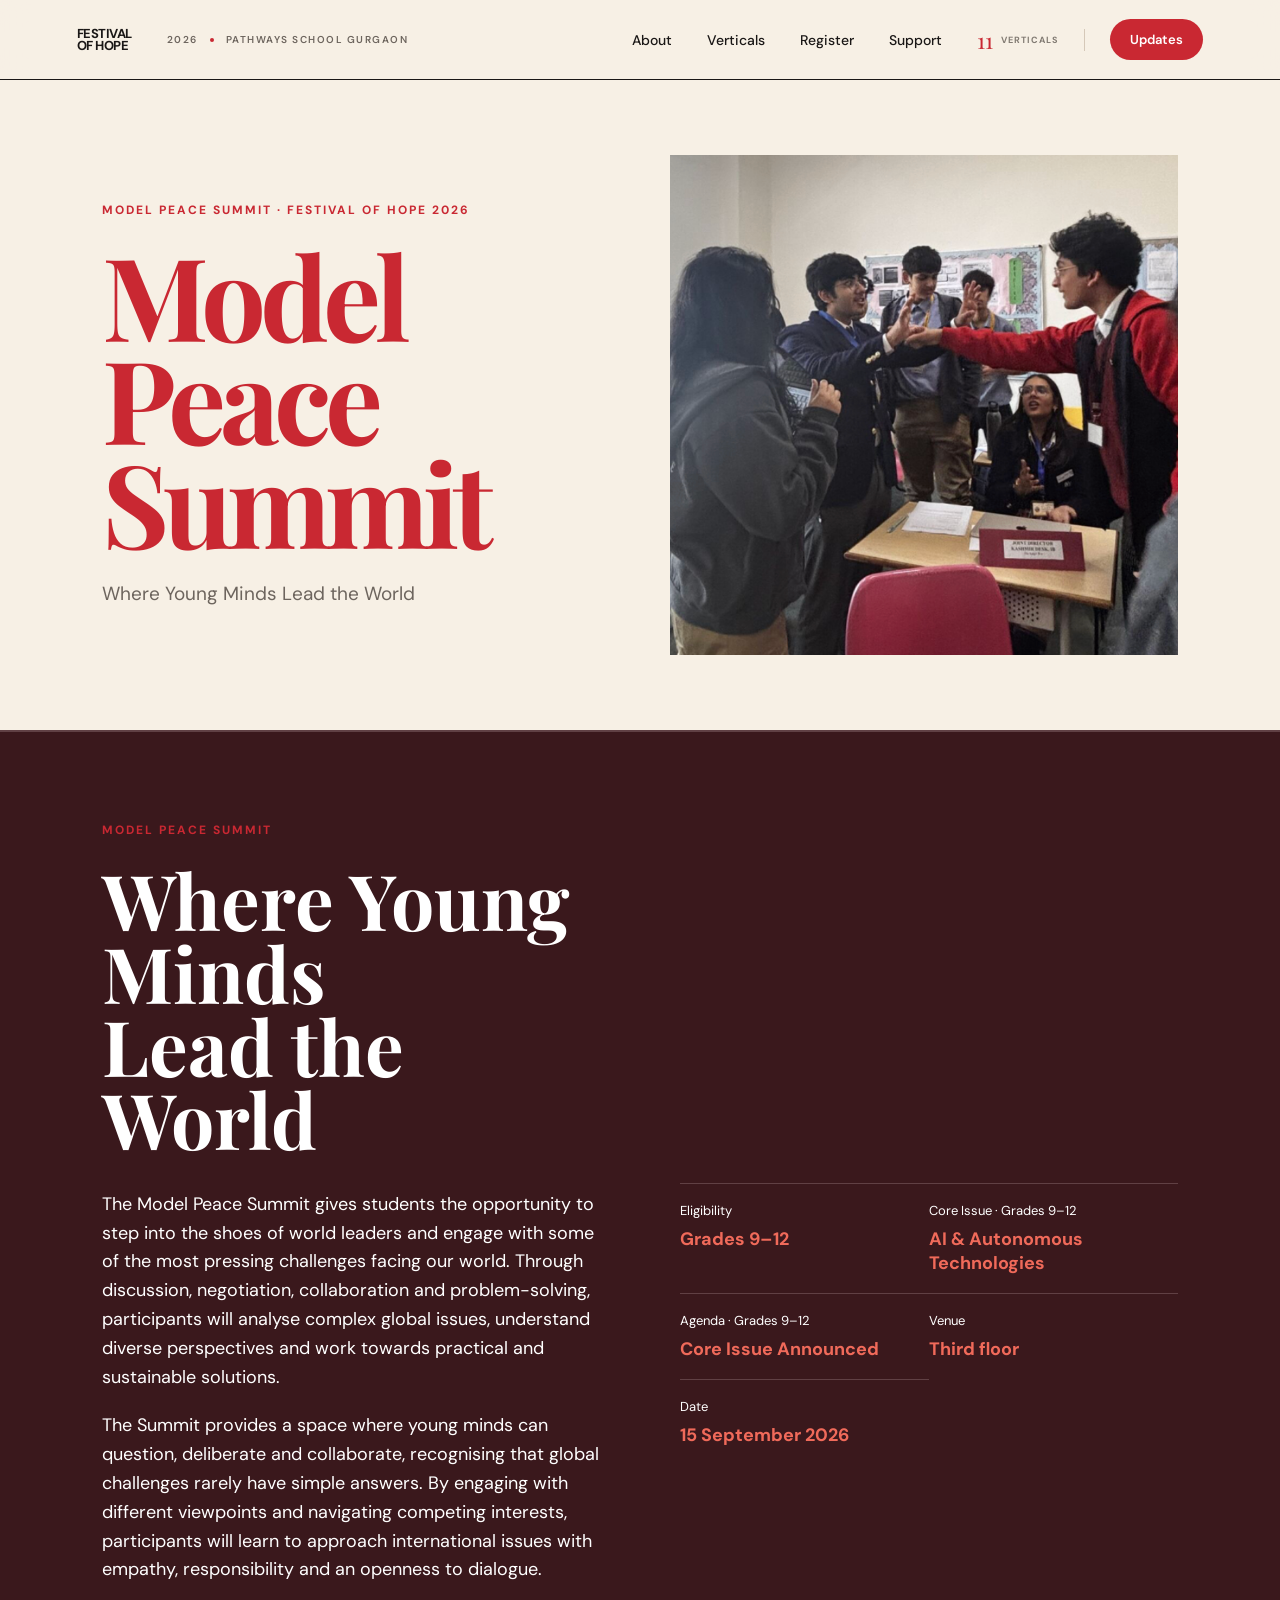
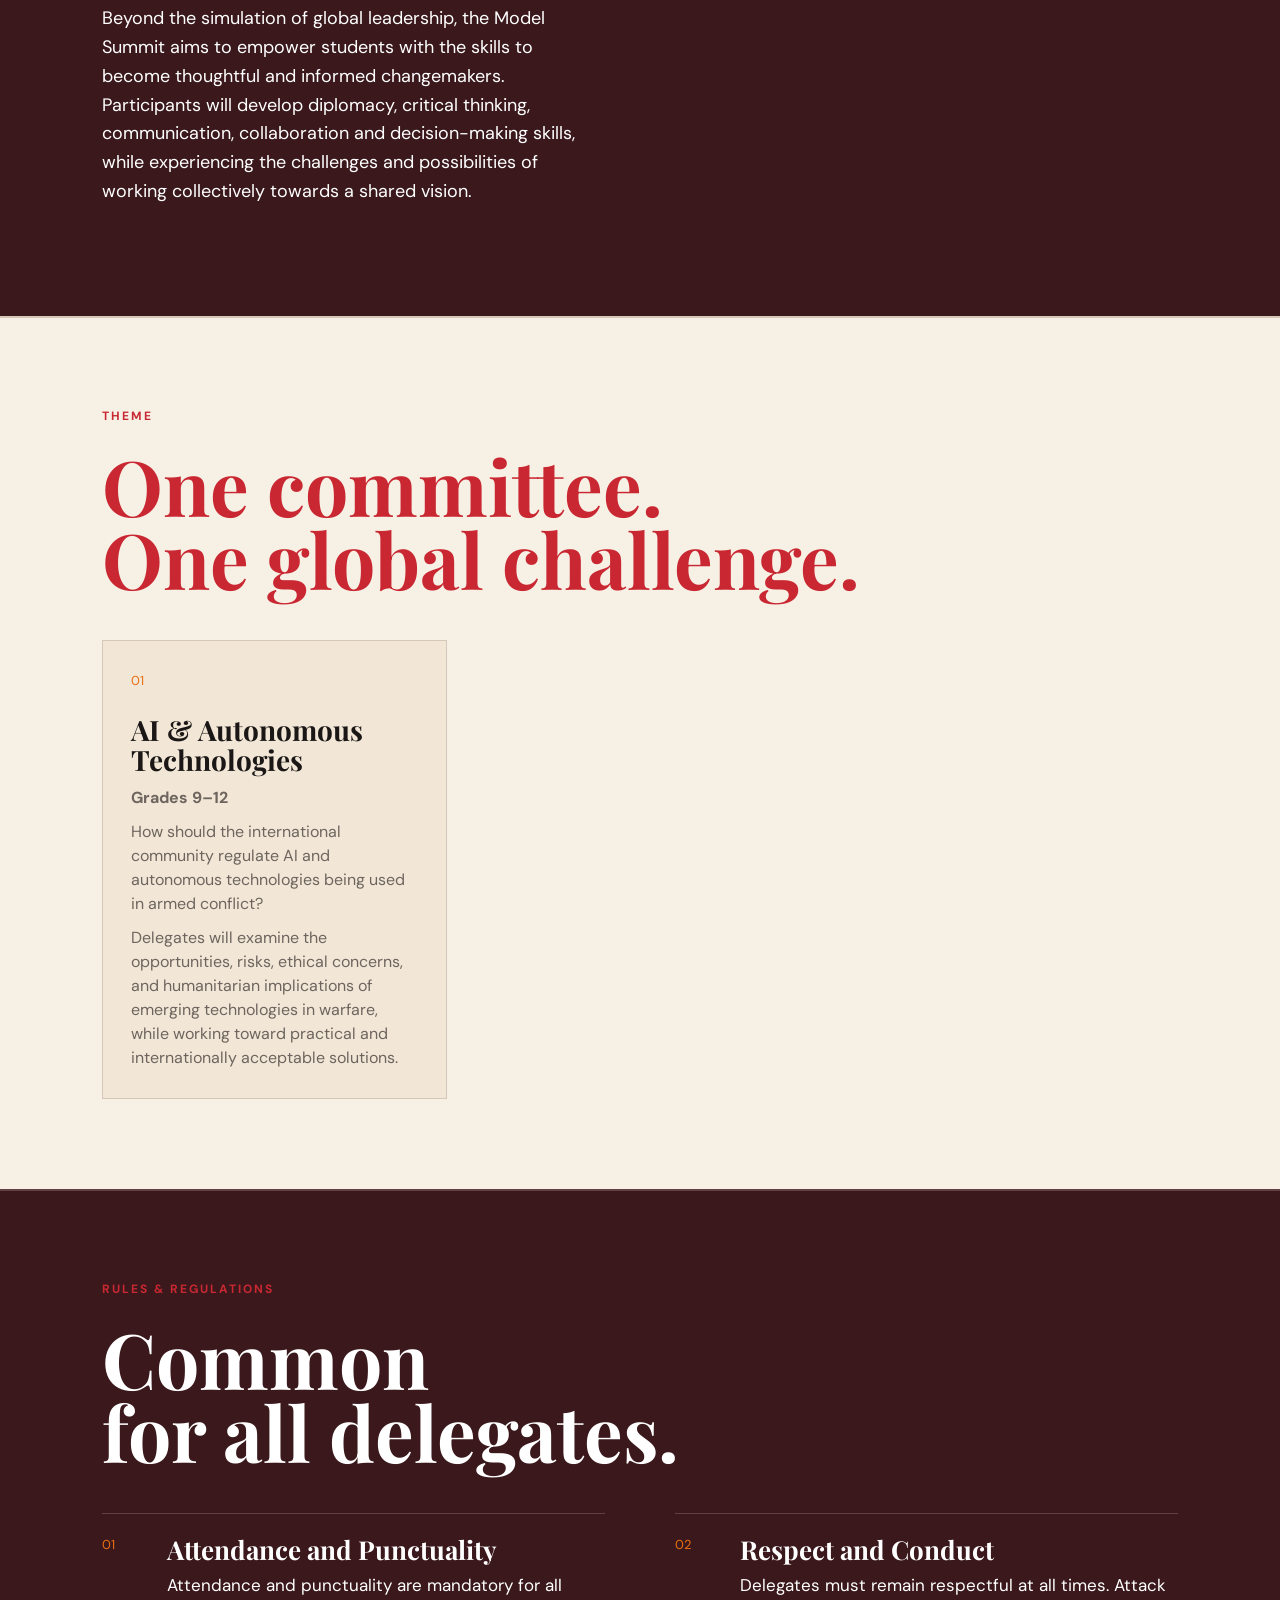
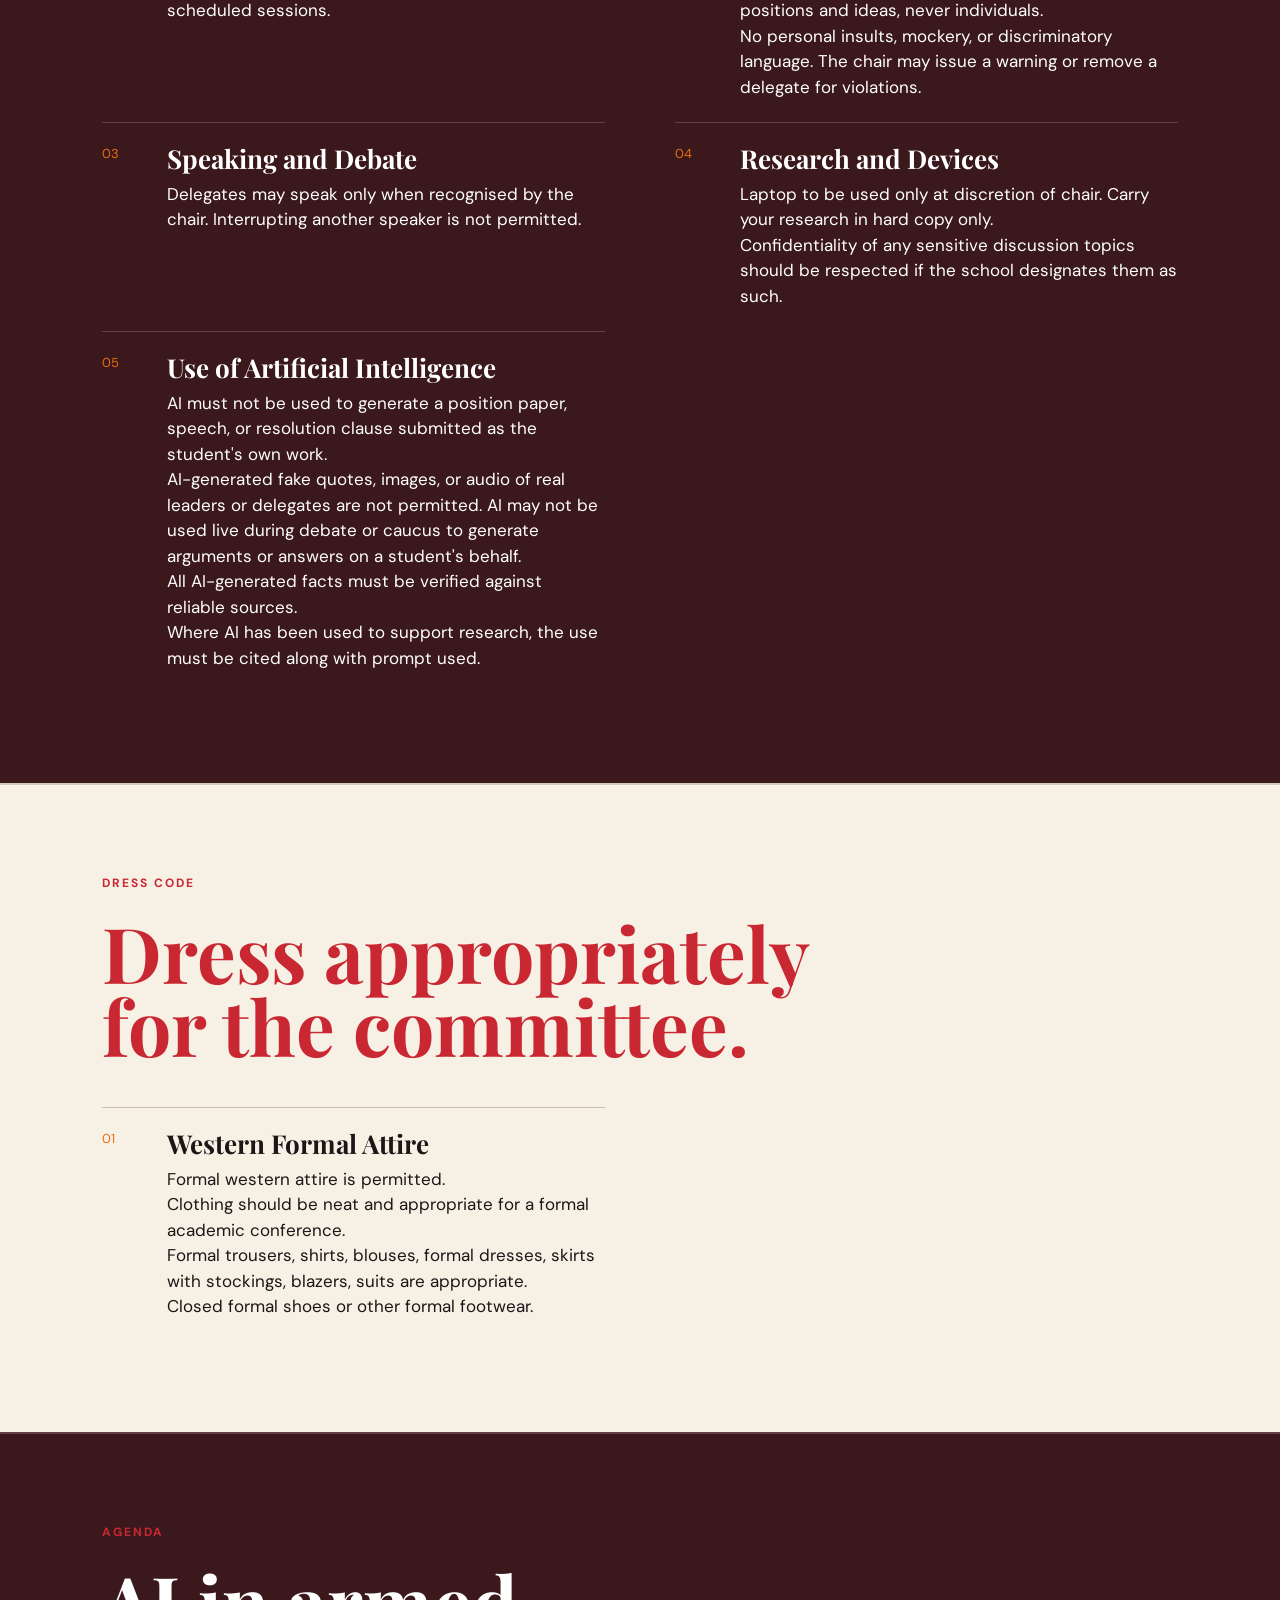
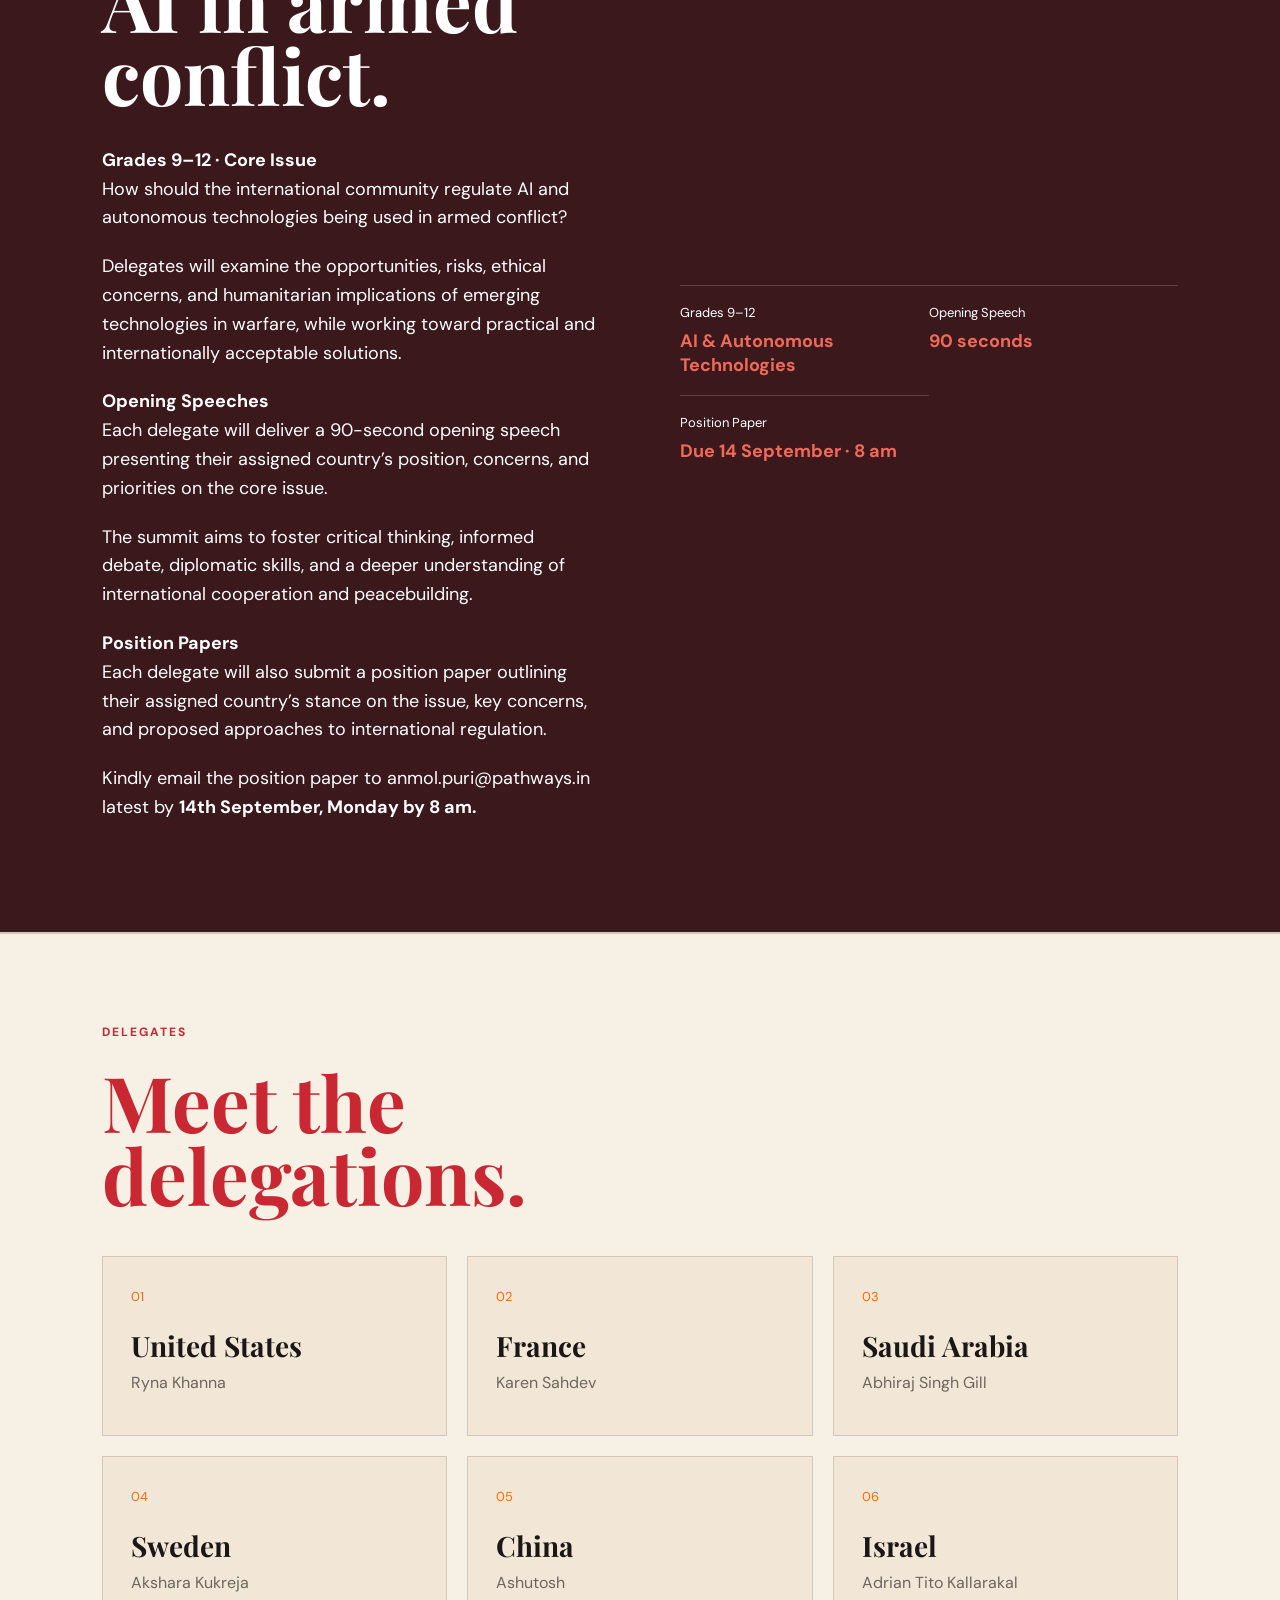
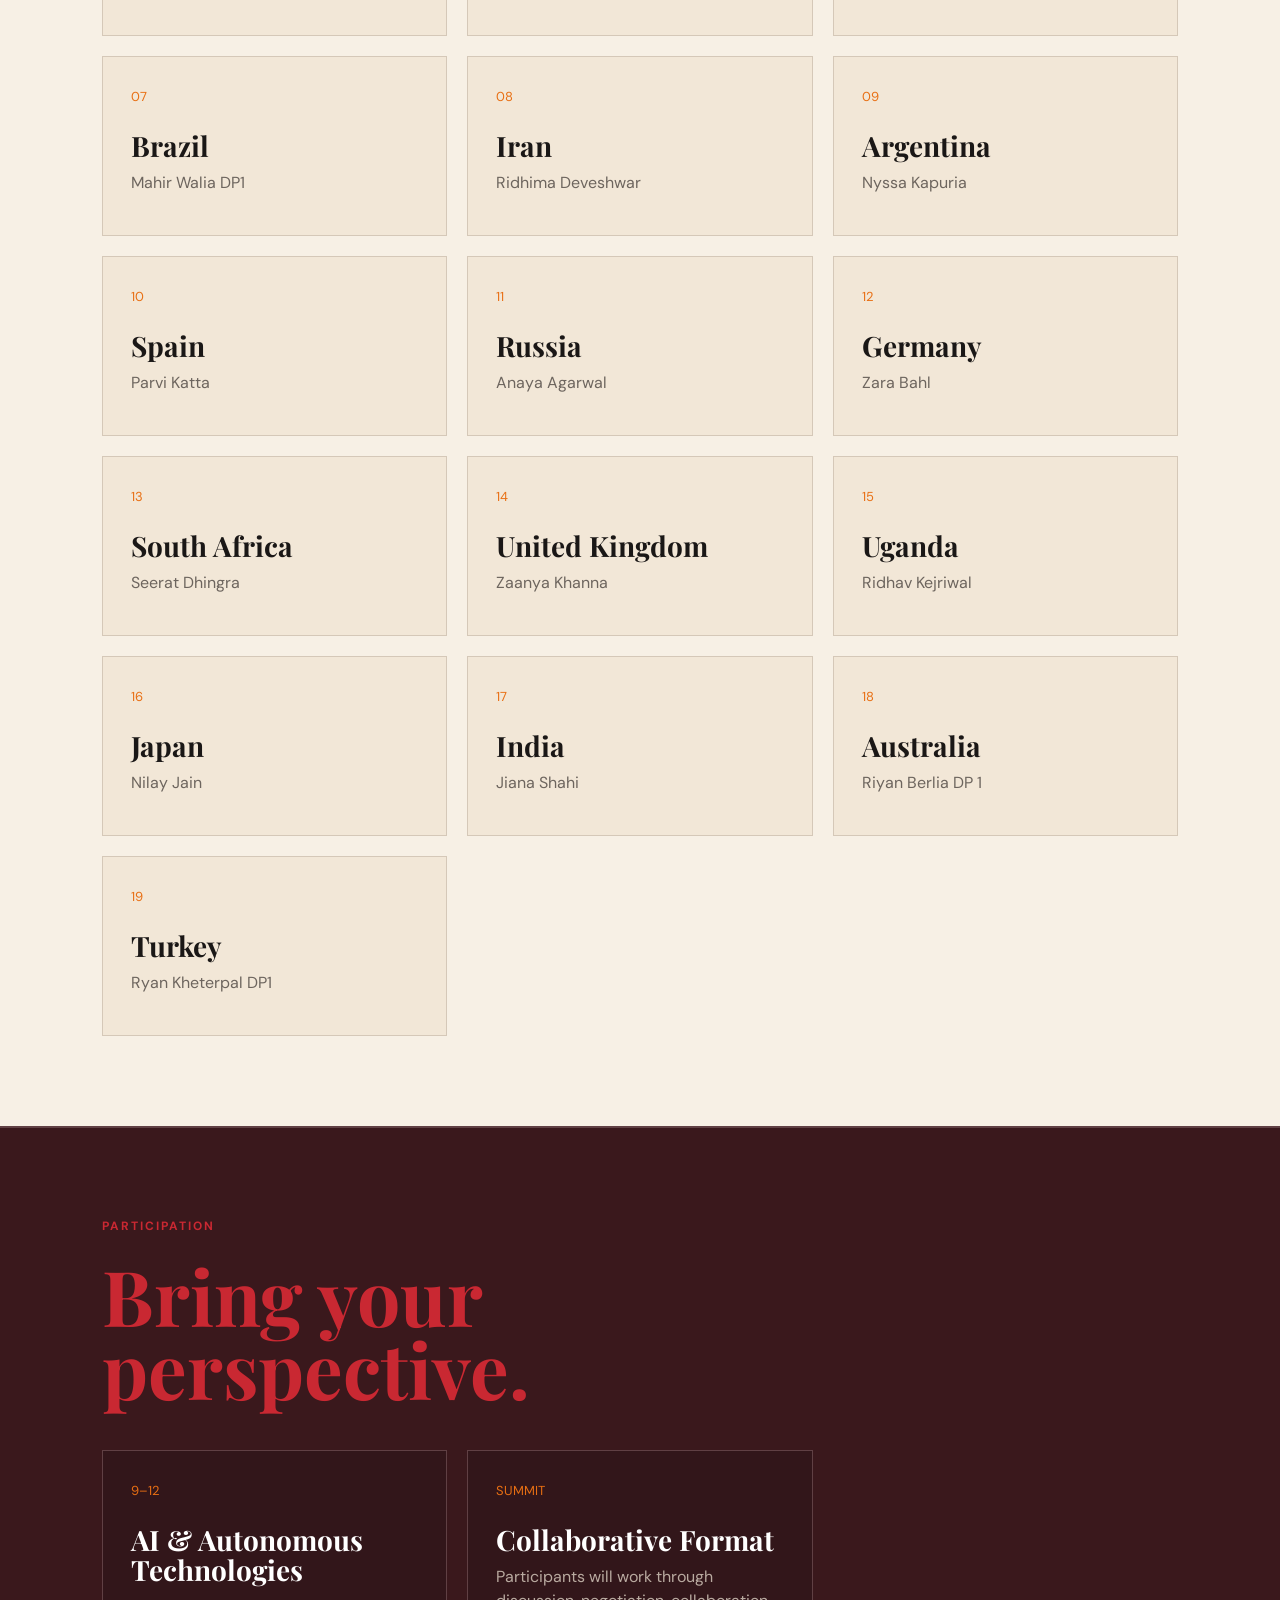
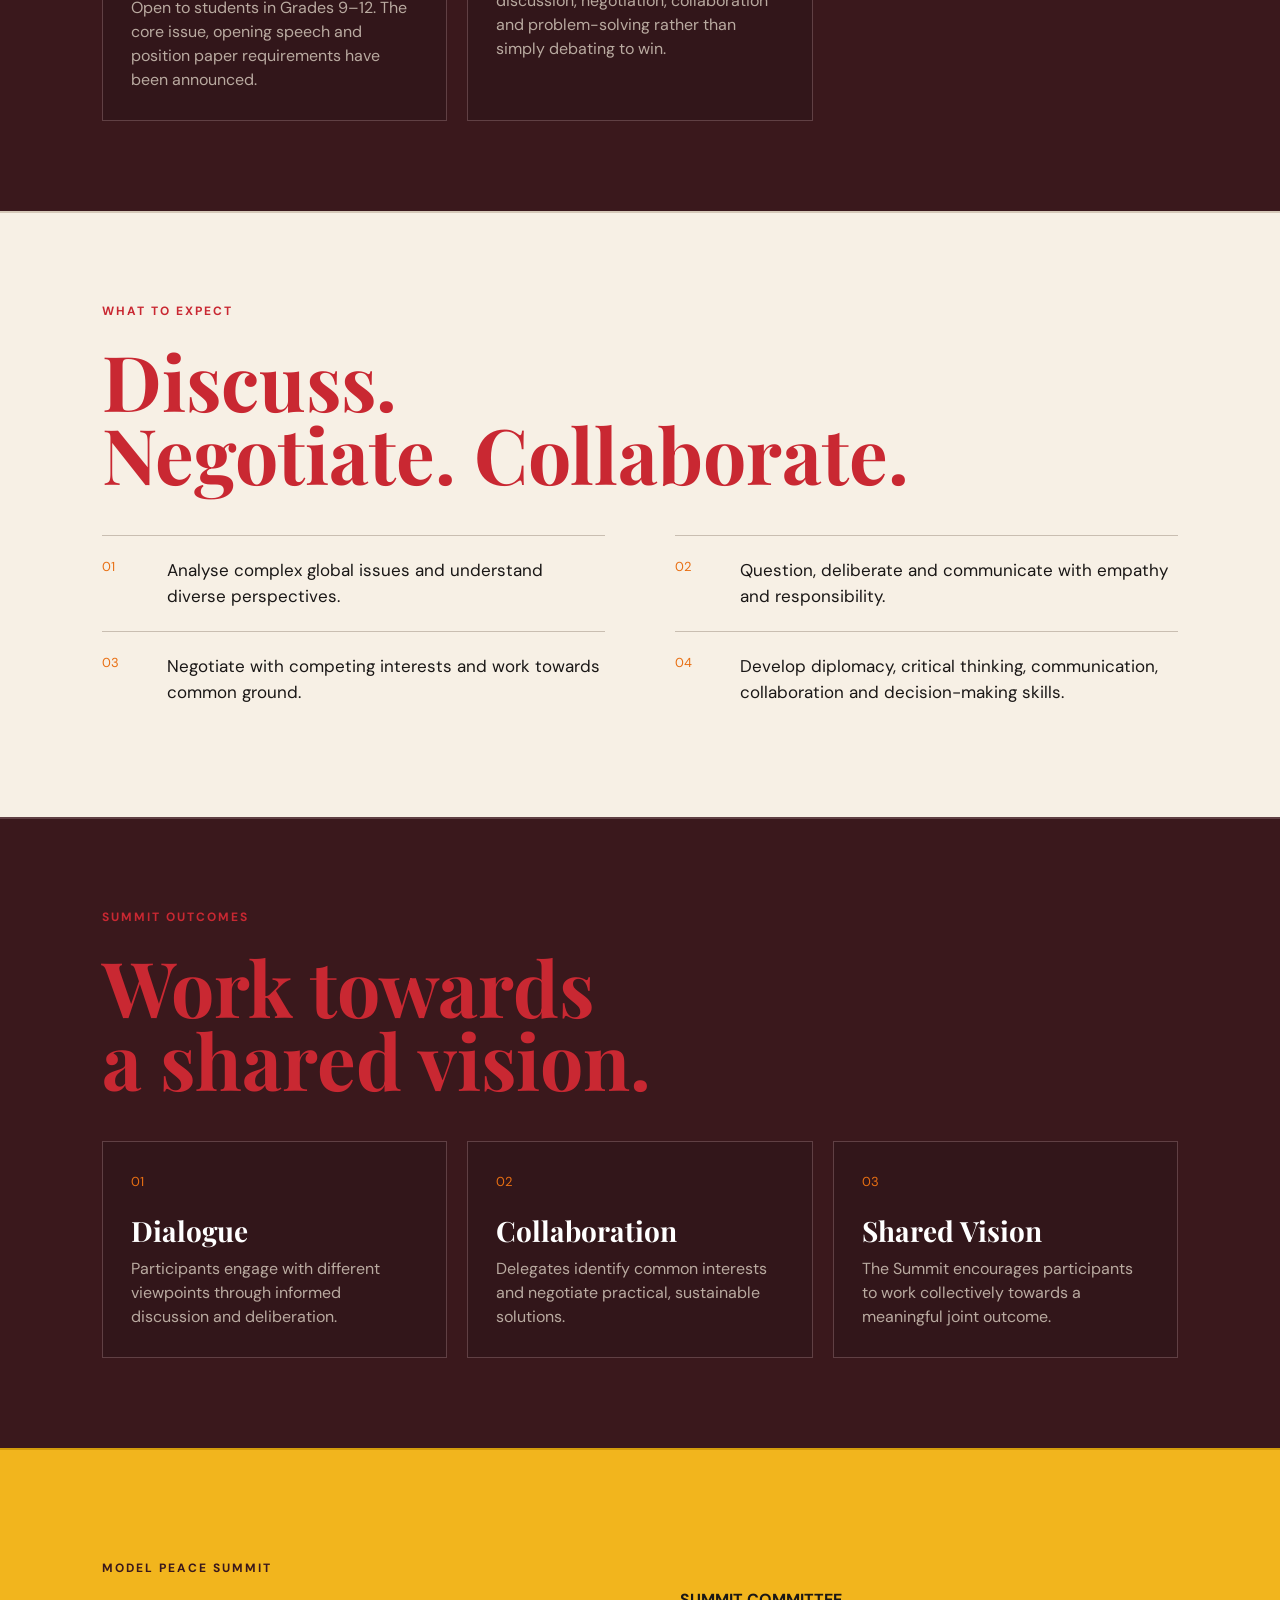
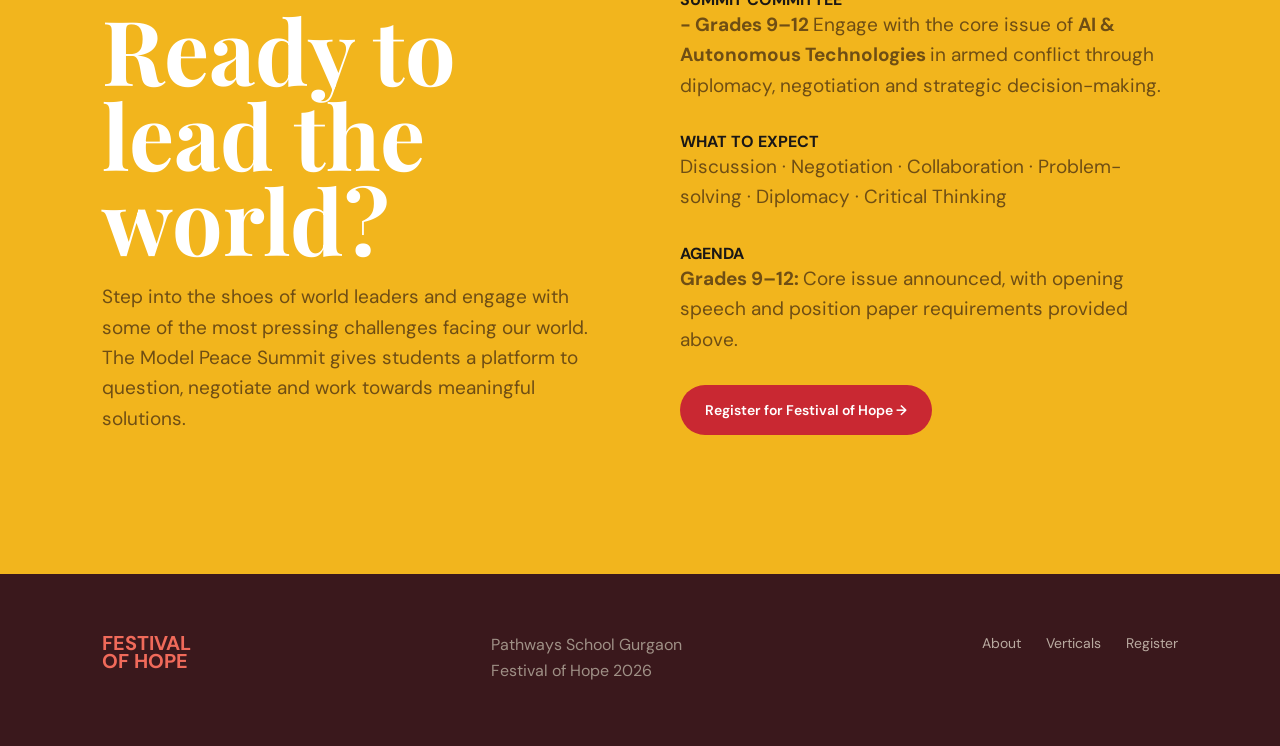
<file: events/mun.html>
<!DOCTYPE html>
<html lang="en">

<head>

    <meta charset="UTF-8">

    <meta
        name="viewport"
        content="width=device-width, initial-scale=1.0"
    >

    <title>Model Peace Summit | Festival of Hope</title>

    <link
        rel="stylesheet"
        href="../style.css"
    >

</head>


<body>


    <!-- =========================
         NAVIGATION
    ========================== -->

    <header class="navbar">

        <a href="../index.html" class="logo">
            FESTIVAL<br>
            OF HOPE
        </a>


        <div class="nav-info">

            <span>
                2026
            </span>

            <span class="nav-divider"></span>

            <span>
                PATHWAYS SCHOOL GURGAON
            </span>

        </div>


        <nav>

            <a href="../index.html#about">
                About
            </a>

            <a href="../index.html#events">
                Verticals
            </a>

            <a href="../index.html#register">
                Register
            </a>

            <a href="../support.html">
                Support
            </a>

        </nav>


        <div class="nav-event-count">

            <span class="count-number">
                11
            </span>

            <span class="count-label">
                VERTICALS
            </span>

        </div>


        <a
            href="../updates.html"
            class="nav-button"
        >
            Updates
        </a>

    </header>



    <main class="event-page">


        <!-- =========================
             HERO
        ========================== -->

        <section class="event-hero">

            <div>

                <p class="eyebrow">
                    MODEL PEACE SUMMIT · FESTIVAL OF HOPE 2026
                </p>


                <h1>
                    Model<br>
                    Peace Summit
                </h1>


                <p class="event-intro">
                    Where Young Minds Lead the World
                </p>

            </div>


            <div class="event-image">

                <img
                    src="../assets/images/mun.jpg"
                    alt="Model Peace Summit"
                >

            </div>

        </section>



        <!-- =========================
             01 — VERTICAL OVERVIEW
        ========================== -->

        <section class="event-information panel-dark">

            <div class="event-description">

                <p class="eyebrow">
                    MODEL PEACE SUMMIT
                </p>


                <h2>
                    Where Young Minds<br>
                    Lead the World
                </h2>


                <p>
                    The Model Peace Summit gives students the
                    opportunity to step into the shoes of world
                    leaders and engage with some of the most
                    pressing challenges facing our world. Through
                    discussion, negotiation, collaboration and
                    problem-solving, participants will analyse
                    complex global issues, understand diverse
                    perspectives and work towards practical and
                    sustainable solutions.
                </p>


                <p>
                    The Summit provides a space where young minds
                    can question, deliberate and collaborate,
                    recognising that global challenges rarely have
                    simple answers. By engaging with different
                    viewpoints and navigating competing interests,
                    participants will learn to approach international
                    issues with empathy, responsibility and an
                    openness to dialogue.
                </p>


                <p>
                    Beyond the simulation of global leadership,
                    the Model Summit aims to empower students with
                    the skills to become thoughtful and informed
                    changemakers. Participants will develop diplomacy,
                    critical thinking, communication, collaboration
                    and decision-making skills, while experiencing
                    the challenges and possibilities of working
                    collectively towards a shared vision.
                </p>

            </div>


            <div class="event-details">

                <div class="detail">

                    <span>
                        Eligibility
                    </span>

                    <strong>
                        Grades 9–12
                    </strong>

                </div>


                <div class="detail">

                    <span>
                        Core Issue · Grades 9–12
                    </span>

                    <strong>
                        AI & Autonomous Technologies
                    </strong>

                </div>


                <div class="detail">

                    <span>
                        Agenda · Grades 9–12
                    </span>

                    <strong>
                        Core Issue Announced
                    </strong>

                </div>


                <div class="detail">

                    <span>
                        Venue
                    </span>

                    <strong>
                        Third floor
                    </strong>

                </div>


                <div class="detail">

                    <span>
                        Date
                    </span>

                    <strong>
                        15 September 2026
                    </strong>

                </div>

            </div>

        </section>



        <!-- =========================
             02 — THEME
        ========================== -->

        <section class="event-criteria panel-light">

            <p class="eyebrow">
                THEME
            </p>


            <h2>
                One committee.<br>
                One global challenge.
            </h2>


            <div class="criteria-grid">


                <div class="criteria-card">

                    <span>
                        01
                    </span>


                    <h3>
                        AI & Autonomous Technologies
                    </h3>


                    <p>
                        <strong>
                            Grades 9–12
                        </strong>
                    </p>


                    <p>
                        How should the international community
                        regulate AI and autonomous technologies
                        being used in armed conflict?
                    </p>


                    <p>
                        Delegates will examine the opportunities,
                        risks, ethical concerns, and humanitarian
                        implications of emerging technologies in
                        warfare, while working toward practical and
                        internationally acceptable solutions.
                    </p>

                </div>

            </div>

        </section>



        <!-- =========================
             03 — RULES
        ========================== -->

        <section class="event-rules panel-dark">

            <p class="eyebrow">
                RULES & REGULATIONS
            </p>


            <h2>
                Common<br>
                for all delegates.
            </h2>


            <div class="rules-list">


                <div>

                    <span>
                        01
                    </span>


                    <div>

                        <h3>
                            Attendance and Punctuality
                        </h3>

                        <p>
                            Attendance and punctuality are mandatory
                            for all scheduled sessions.
                        </p>

                    </div>

                </div>


                <div>

                    <span>
                        02
                    </span>


                    <div>

                        <h3>
                            Respect and Conduct
                        </h3>

                        <p>
                            Delegates must remain respectful at all
                            times. Attack positions and ideas, never
                            individuals.
                        </p>


                        <p>
                            No personal insults, mockery, or
                            discriminatory language. The chair may
                            issue a warning or remove a delegate
                            for violations.
                        </p>

                    </div>

                </div>


                <div>

                    <span>
                        03
                    </span>


                    <div>

                        <h3>
                            Speaking and Debate
                        </h3>

                        <p>
                            Delegates may speak only when recognised
                            by the chair. Interrupting another
                            speaker is not permitted.
                        </p>

                    </div>

                </div>


                <div>

                    <span>
                        04
                    </span>


                    <div>

                        <h3>
                            Research and Devices
                        </h3>

                        <p>
                            Laptop to be used only at discretion
                            of chair. Carry your research in hard
                            copy only.
                        </p>


                        <p>
                            Confidentiality of any sensitive
                            discussion topics should be respected
                            if the school designates them as such.
                        </p>

                    </div>

                </div>


                <div>

                    <span>
                        05
                    </span>


                    <div>

                        <h3>
                            Use of Artificial Intelligence
                        </h3>

                        <p>
                            AI must not be used to generate a
                            position paper, speech, or resolution
                            clause submitted as the student's own work.
                        </p>


                        <p>
                            AI-generated fake quotes, images, or
                            audio of real leaders or delegates are
                            not permitted. AI may not be used live
                            during debate or caucus to generate
                            arguments or answers on a student's behalf.
                        </p>


                        <p>
                            All AI-generated facts must be verified
                            against reliable sources.
                        </p>


                        <p>
                            Where AI has been used to support
                            research, the use must be cited along
                            with prompt used.
                        </p>

                    </div>

                </div>

            </div>

        </section>



        <!-- =========================
             04 — DRESS CODE
        ========================== -->

        <section class="event-rules panel-light">

            <p class="eyebrow">
                DRESS CODE
            </p>


            <h2>
                Dress appropriately<br>
                for the committee.
            </h2>


            <div class="rules-list">


                <div>

                    <span>
                        01
                    </span>


                    <div>

                        <h3>
                            Western Formal Attire
                        </h3>

                        <p>
                            Formal western attire is permitted.
                        </p>


                        <p>
                            Clothing should be neat and appropriate
                            for a formal academic conference.
                        </p>


                        <p>
                            Formal trousers, shirts, blouses, formal
                            dresses, skirts with stockings, blazers,
                            suits are appropriate.
                        </p>


                        <p>
                            Closed formal shoes or other formal footwear.
                        </p>

                    </div>

                </div>

            </div>

        </section>



        <!-- =========================
             05 — AGENDA
        ========================== -->

        <section class="event-information panel-dark">

            <div class="event-description">

                <p class="eyebrow">
                    AGENDA
                </p>


                <h2>
                    AI in armed<br>
                    conflict.
                </h2>


                <p>
                    <strong>
                        Grades 9–12 · Core Issue
                    </strong>
                    <br>
                    How should the international community regulate
                    AI and autonomous technologies being used in armed
                    conflict?
                </p>


                <p>
                    Delegates will examine the opportunities, risks,
                    ethical concerns, and humanitarian implications of
                    emerging technologies in warfare, while working
                    toward practical and internationally acceptable
                    solutions.
                </p>


                <p>
                    <strong>
                        Opening Speeches
                    </strong>
                    <br>
                    Each delegate will deliver a 90-second opening
                    speech presenting their assigned country’s
                    position, concerns, and priorities on the core issue.
                </p>


                <p>
                    The summit aims to foster critical thinking,
                    informed debate, diplomatic skills, and a deeper
                    understanding of international cooperation and
                    peacebuilding.
                </p>


                <p>
                    <strong>
                        Position Papers
                    </strong>
                    <br>
                    Each delegate will also submit a position paper
                    outlining their assigned country’s stance on the
                    issue, key concerns, and proposed approaches to
                    international regulation.
                </p>


                <p>
                    Kindly email the position paper to
                    <a href="mailto:anmol.puri@pathways.in">
                        anmol.puri@pathways.in
                    </a>
                    latest by
                    <strong>
                        14th September, Monday by 8 am.
                    </strong>
                </p>

            </div>


            <div class="event-details">

                <div class="detail">

                    <span>
                        Grades 9–12
                    </span>

                    <strong>
                        AI & Autonomous Technologies
                    </strong>

                </div>


                <div class="detail">

                    <span>
                        Opening Speech
                    </span>

                    <strong>
                        90 seconds
                    </strong>

                </div>


                <div class="detail">

                    <span>
                        Position Paper
                    </span>

                    <strong>
                        Due 14 September · 8 am
                    </strong>

                </div>

            </div>

        </section>



        <!-- =========================
             06 — DELEGATES
        ========================== -->

        <section class="event-criteria panel-light">

            <p class="eyebrow">
                DELEGATES
            </p>


            <h2>
                Meet the<br>
                delegations.
            </h2>


            <div class="criteria-grid">


                <div class="criteria-card">

                    <span>
                        01
                    </span>


                    <h3>
                        United States
                    </h3>


                    <p>
                        Ryna Khanna
                    </p>

                </div>


                <div class="criteria-card">

                    <span>
                        02
                    </span>


                    <h3>
                        France
                    </h3>


                    <p>
                        Karen Sahdev
                    </p>

                </div>


                <div class="criteria-card">

                    <span>
                        03
                    </span>


                    <h3>
                        Saudi Arabia
                    </h3>


                    <p>
                        Abhiraj Singh Gill
                    </p>

                </div>


                <div class="criteria-card">

                    <span>
                        04
                    </span>


                    <h3>
                        Sweden
                    </h3>


                    <p>
                        Akshara Kukreja
                    </p>

                </div>


                <div class="criteria-card">

                    <span>
                        05
                    </span>


                    <h3>
                        China
                    </h3>


                    <p>
                        Ashutosh
                    </p>

                </div>


                <div class="criteria-card">

                    <span>
                        06
                    </span>


                    <h3>
                        Israel
                    </h3>


                    <p>
                        Adrian Tito Kallarakal
                    </p>

                </div>


                <div class="criteria-card">

                    <span>
                        07
                    </span>


                    <h3>
                        Brazil
                    </h3>


                    <p>
                        Mahir Walia DP1
                    </p>

                </div>


                <div class="criteria-card">

                    <span>
                        08
                    </span>


                    <h3>
                        Iran
                    </h3>


                    <p>
                        Ridhima Deveshwar
                    </p>

                </div>


                <div class="criteria-card">

                    <span>
                        09
                    </span>


                    <h3>
                        Argentina
                    </h3>


                    <p>
                        Nyssa Kapuria
                    </p>

                </div>


                <div class="criteria-card">

                    <span>
                        10
                    </span>


                    <h3>
                        Spain
                    </h3>


                    <p>
                        Parvi Katta
                    </p>

                </div>


                <div class="criteria-card">

                    <span>
                        11
                    </span>


                    <h3>
                        Russia
                    </h3>


                    <p>
                        Anaya Agarwal
                    </p>

                </div>


                <div class="criteria-card">

                    <span>
                        12
                    </span>


                    <h3>
                        Germany
                    </h3>


                    <p>
                        Zara Bahl
                    </p>

                </div>


                <div class="criteria-card">

                    <span>
                        13
                    </span>


                    <h3>
                        South Africa
                    </h3>


                    <p>
                        Seerat Dhingra
                    </p>

                </div>


                <div class="criteria-card">

                    <span>
                        14
                    </span>


                    <h3>
                        United Kingdom
                    </h3>


                    <p>
                        Zaanya Khanna
                    </p>

                </div>


                <div class="criteria-card">

                    <span>
                        15
                    </span>


                    <h3>
                        Uganda
                    </h3>


                    <p>
                        Ridhav Kejriwal
                    </p>

                </div>


                <div class="criteria-card">

                    <span>
                        16
                    </span>


                    <h3>
                        Japan
                    </h3>


                    <p>
                        Nilay Jain
                    </p>

                </div>


                <div class="criteria-card">

                    <span>
                        17
                    </span>


                    <h3>
                        India
                    </h3>


                    <p>
                        Jiana Shahi
                    </p>

                </div>


                <div class="criteria-card">

                    <span>
                        18
                    </span>


                    <h3>
                        Australia
                    </h3>


                    <p>
                        Riyan Berlia DP 1
                    </p>

                </div>


                <div class="criteria-card">

                    <span>
                        19
                    </span>


                    <h3>
                        Turkey
                    </h3>


                    <p>
                        Ryan Kheterpal DP1
                    </p>

                </div>

            </div>

        </section>



        <!-- =========================
             07 — PARTICIPATION
        ========================== -->

        <section class="event-criteria panel-dark">

            <p class="eyebrow">
                PARTICIPATION
            </p>


            <h2>
                Bring your<br>
                perspective.
            </h2>


            <div class="criteria-grid">


                <div class="criteria-card">

                    <span>
                        9–12
                    </span>


                    <h3>
                        AI & Autonomous Technologies
                    </h3>


                    <p>
                        Open to students in Grades 9–12.
                        The core issue, opening speech and
                        position paper requirements have been
                        announced.
                    </p>

                </div>


                <div class="criteria-card">

                    <span>
                        SUMMIT
                    </span>


                    <h3>
                        Collaborative Format
                    </h3>


                    <p>
                        Participants will work through discussion,
                        negotiation, collaboration and problem-solving
                        rather than simply debating to win.
                    </p>

                </div>

            </div>

        </section>



        <!-- =========================
             08 — WHAT TO EXPECT
        ========================== -->

        <section class="event-rules panel-light">

            <p class="eyebrow">
                WHAT TO EXPECT
            </p>


            <h2>
                Discuss.<br>
                Negotiate. Collaborate.
            </h2>


            <div class="rules-list">


                <div>

                    <span>
                        01
                    </span>


                    <p>
                        Analyse complex global issues and understand
                        diverse perspectives.
                    </p>

                </div>


                <div>

                    <span>
                        02
                    </span>


                    <p>
                        Question, deliberate and communicate with
                        empathy and responsibility.
                    </p>

                </div>


                <div>

                    <span>
                        03
                    </span>


                    <p>
                        Negotiate with competing interests and work
                        towards common ground.
                    </p>

                </div>


                <div>

                    <span>
                        04
                    </span>


                    <p>
                        Develop diplomacy, critical thinking,
                        communication, collaboration and
                        decision-making skills.
                    </p>

                </div>

            </div>

        </section>



        <!-- =========================
             09 — SUMMIT OUTCOMES
        ========================== -->

        <section class="event-criteria panel-dark">

            <p class="eyebrow">
                SUMMIT OUTCOMES
            </p>


            <h2>
                Work towards<br>
                a shared vision.
            </h2>


            <div class="criteria-grid">


                <div class="criteria-card">

                    <span>
                        01
                    </span>


                    <h3>
                        Dialogue
                    </h3>


                    <p>
                        Participants engage with different
                        viewpoints through informed discussion
                        and deliberation.
                    </p>

                </div>



                <div class="criteria-card">

                    <span>
                        02
                    </span>


                    <h3>
                        Collaboration
                    </h3>


                    <p>
                        Delegates identify common interests and
                        negotiate practical, sustainable solutions.
                    </p>

                </div>



                <div class="criteria-card">

                    <span>
                        03
                    </span>


                    <h3>
                        Shared Vision
                    </h3>


                    <p>
                        The Summit encourages participants to work
                        collectively towards a meaningful joint outcome.
                    </p>

                </div>

            </div>

        </section>



        <!-- =========================
             10 — REGISTRATION
        ========================== -->

        <section class="event-register panel-gold">

            <div>

                <p class="eyebrow">
                    MODEL PEACE SUMMIT
                </p>


                <h2>
                    Ready to<br>
                    lead the world?
                </h2>


                <br>


                <p class="event-register-description">
                    Step into the shoes of world leaders and
                    engage with some of the most pressing
                    challenges facing our world. The Model Peace
                    Summit gives students a platform to question,
                    negotiate and work towards meaningful solutions.
                </p>

            </div>


            <div class="event-register-right">

                <div class="registration-block">

                    <span class="registration-label">

                        <strong>
                            SUMMIT COMMITTEE
                        </strong>

                    </span>


                    <div class="registration-options">

                        <p>

                            <strong>
                                - Grades 9–12
                            </strong>

                            Engage with the core issue of
                            <strong>
                                AI & Autonomous Technologies
                            </strong>
                            in armed conflict through diplomacy,
                            negotiation and strategic decision-making.

                        </p>

                    </div>

                </div>



                <div class="registration-block">

                    <span class="registration-label">

                        <strong>
                            WHAT TO EXPECT
                        </strong>

                    </span>


                    <p>
                        Discussion · Negotiation · Collaboration ·
                        Problem-solving · Diplomacy ·
                        Critical Thinking
                    </p>

                </div>



                <div class="registration-block">

                    <span class="registration-label">

                        <strong>
                            AGENDA
                        </strong>

                    </span>


                    <p>

                        <strong>
                            Grades 9–12:
                        </strong>

                        Core issue announced, with opening speech
                        and position paper requirements provided
                        above.

                    </p>

                </div>



                <div class="registration-action">

                    <a
                        href="../index.html#register"
                        class="button primary"
                    >
                        Register for Festival of Hope →
                    </a>

                </div>

            </div>

        </section>


    </main>



    <!-- =========================
         FOOTER
    ========================== -->

    <footer>

        <div class="footer-logo">
            FESTIVAL<br>
            OF HOPE
        </div>


        <div class="footer-info">

            <p>
                Pathways School Gurgaon
            </p>


            <p>
                Festival of Hope 2026
            </p>

        </div>


        <div class="footer-links">

            <a href="../index.html#about">
                About
            </a>


            <a href="../index.html#events">
                Verticals
            </a>


            <a href="../index.html#register">
                Register
            </a>

        </div>

    </footer>


</body>

</html>
</file>
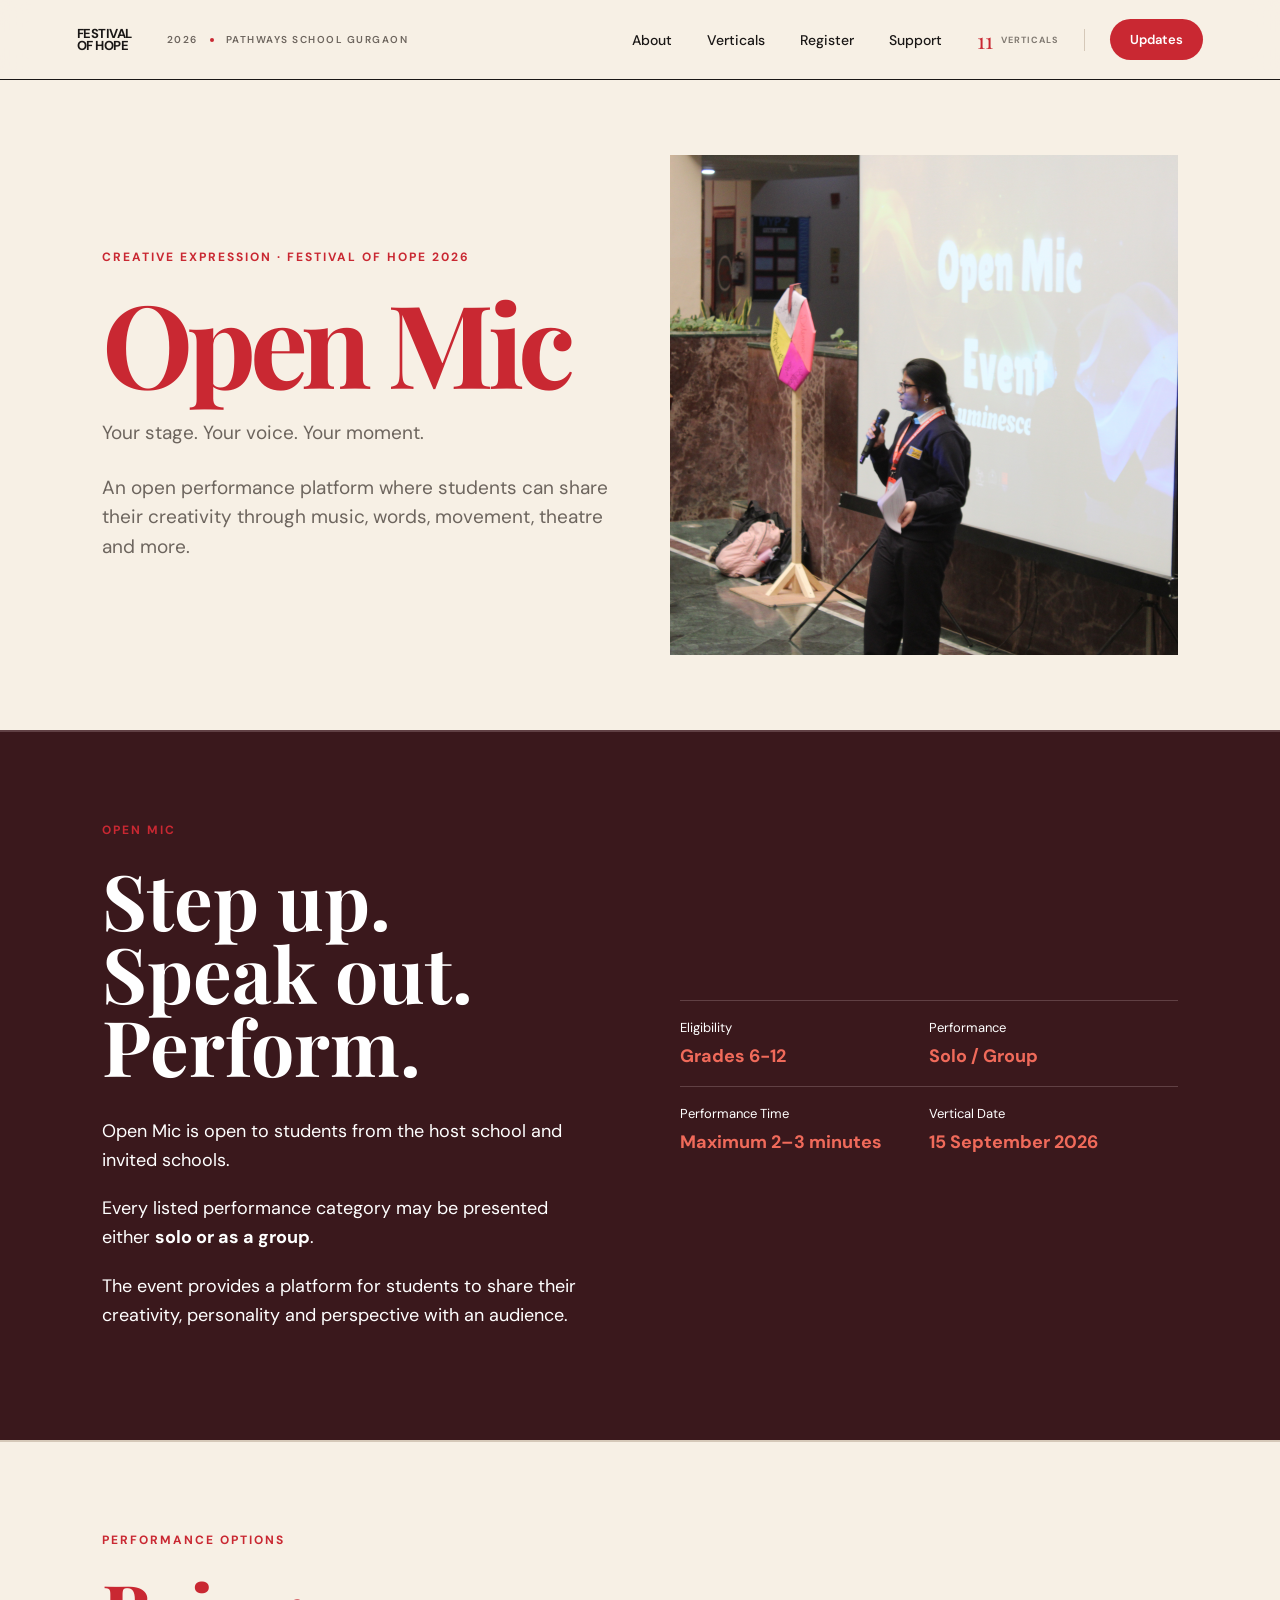
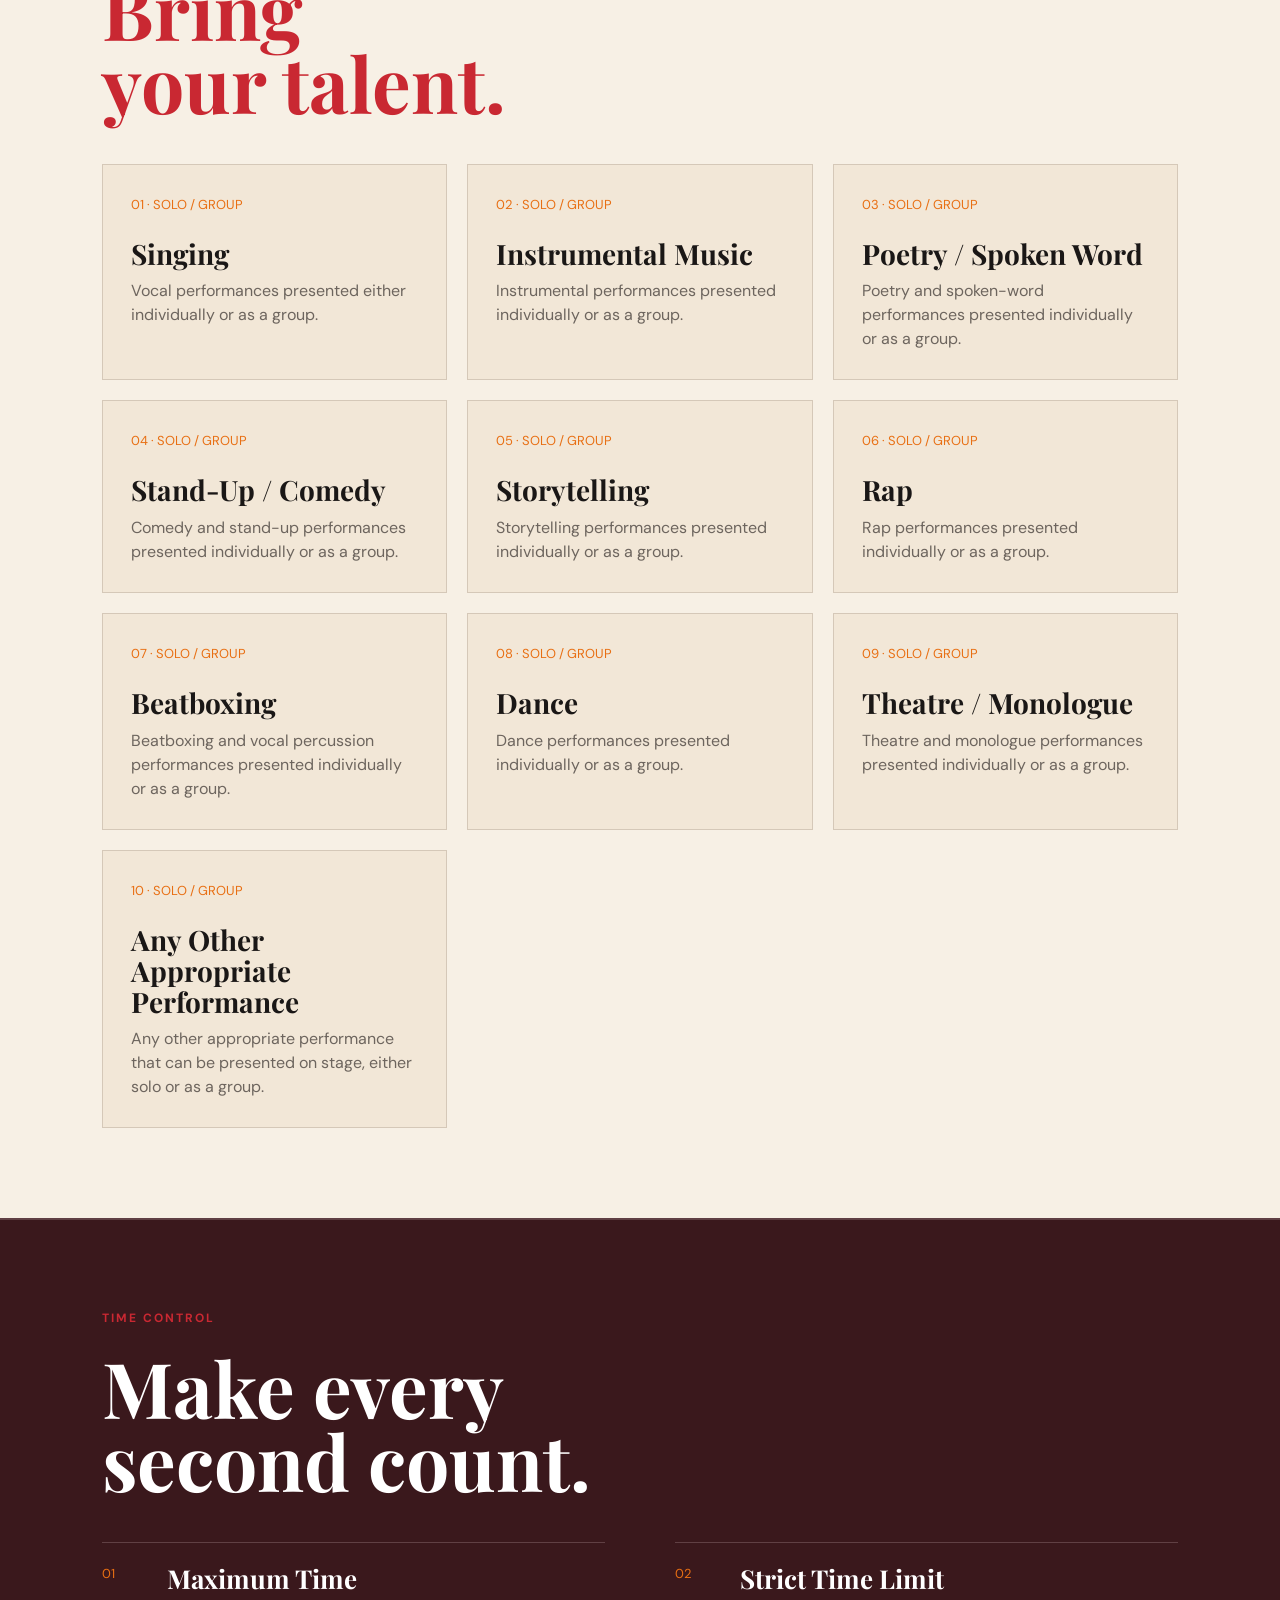
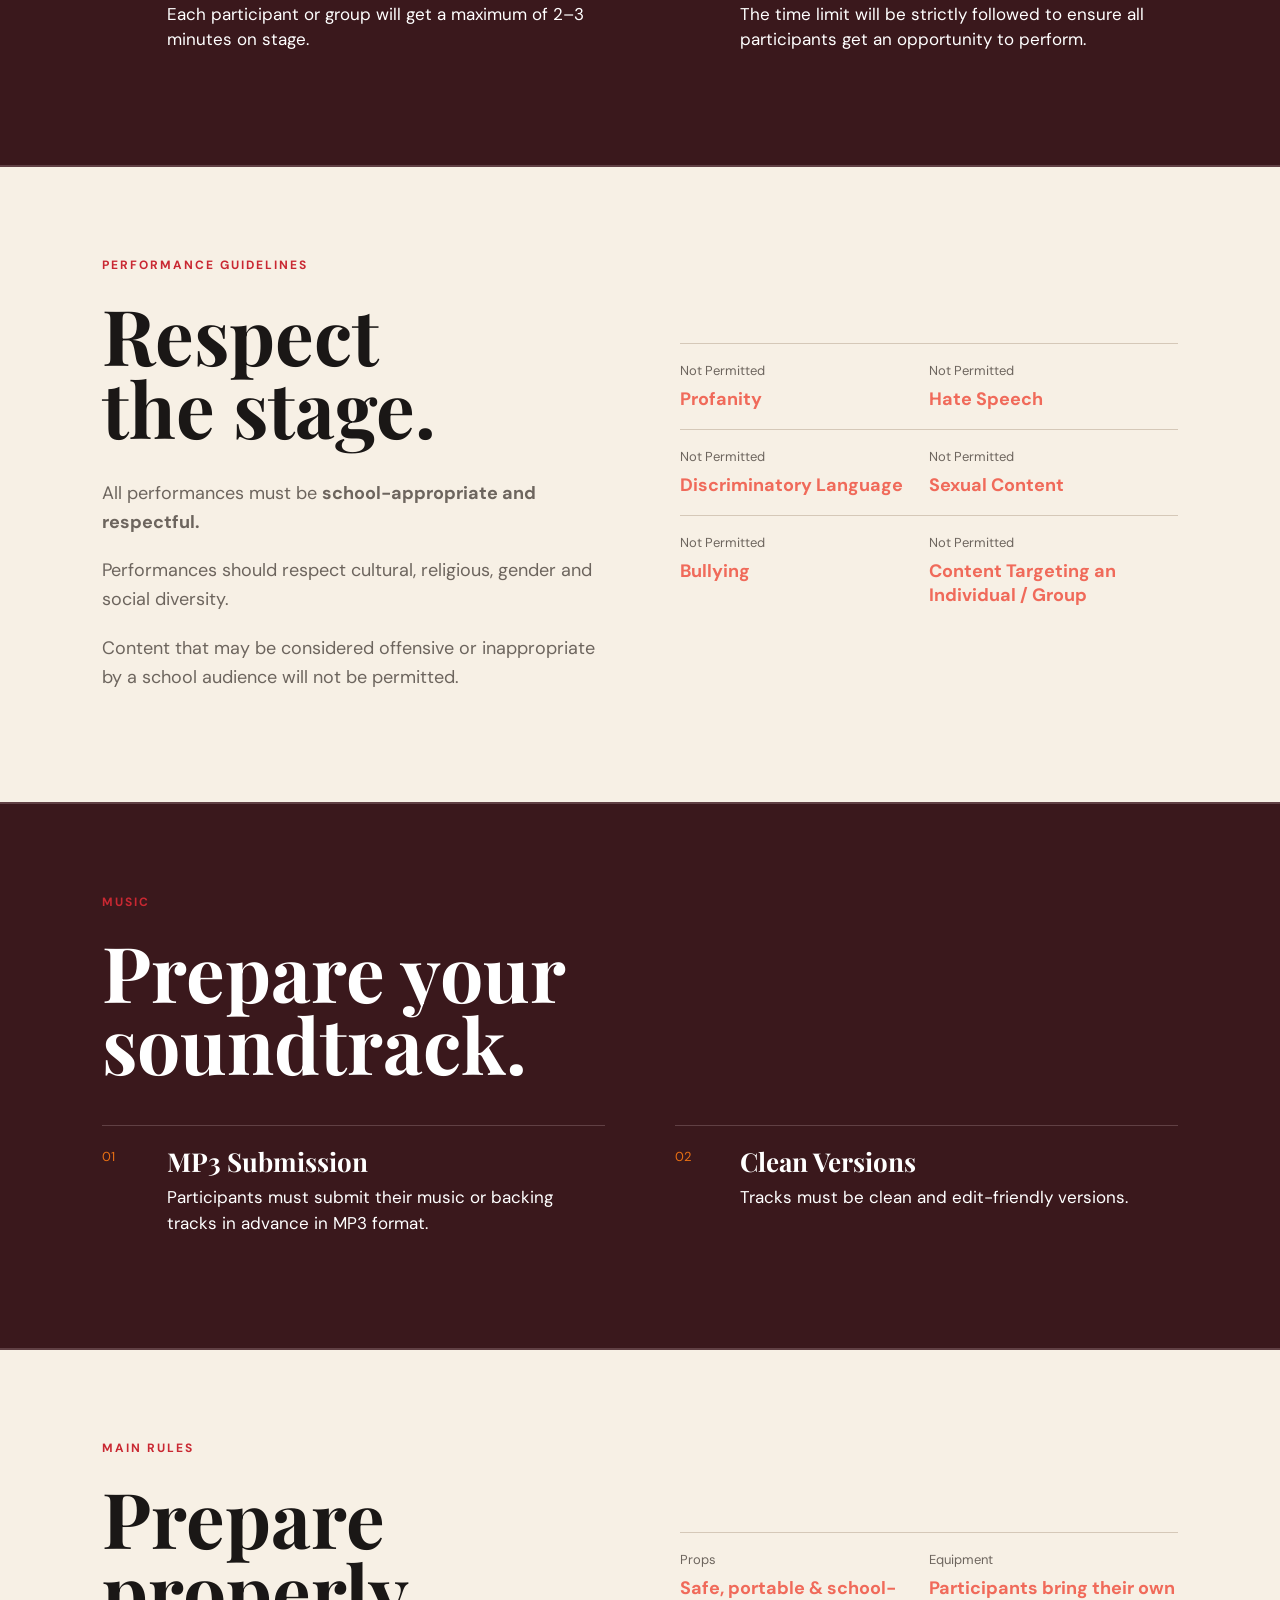
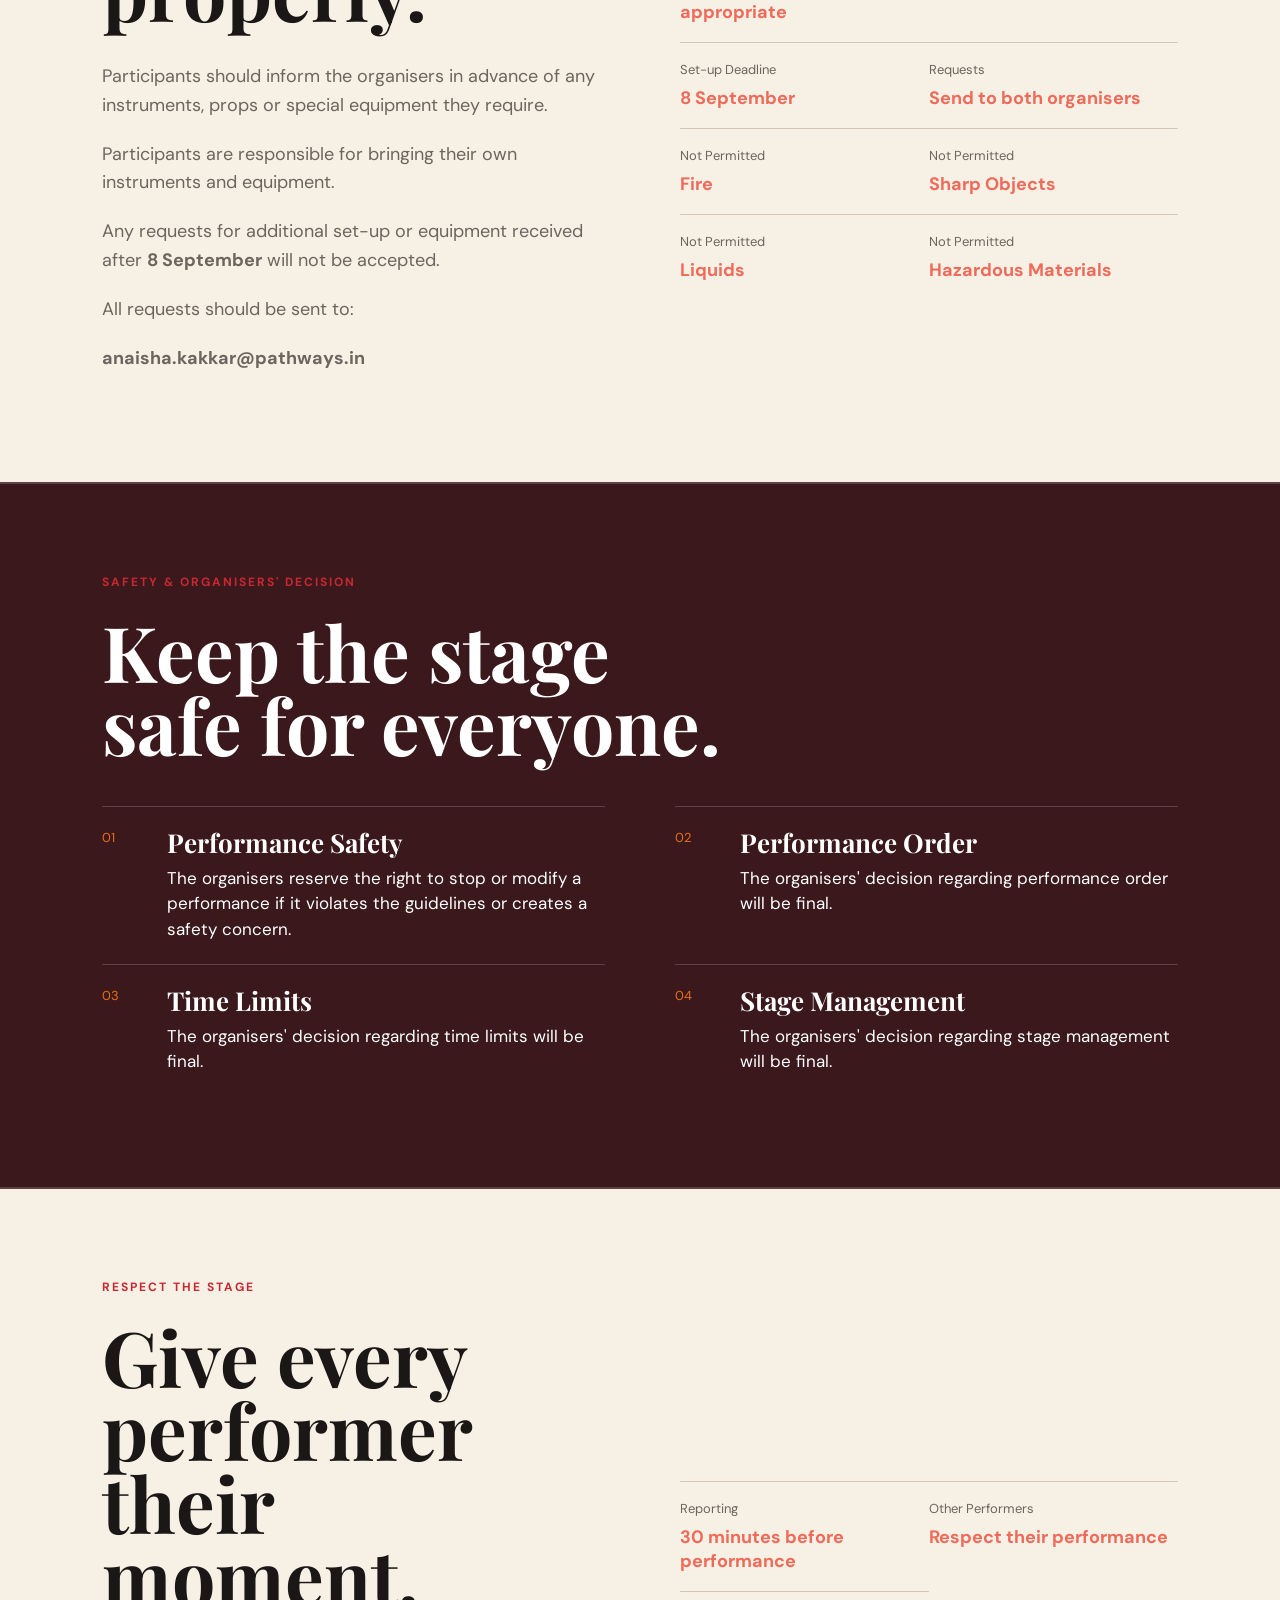
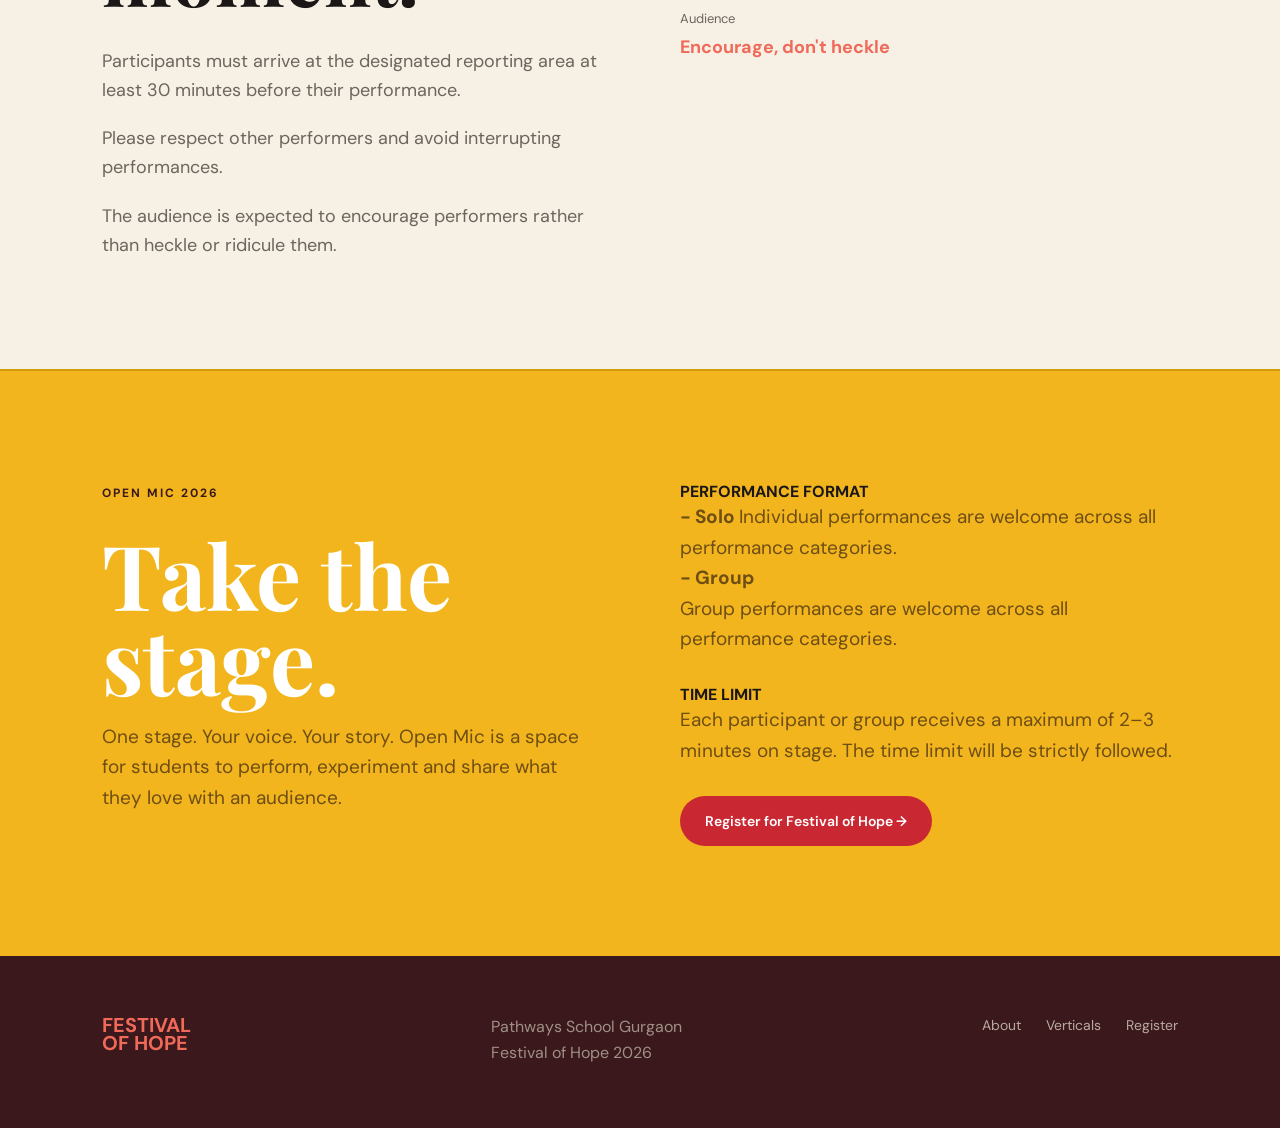
<file: events/open-mic.html>
<!DOCTYPE html>
<html lang="en">

<head>

    <meta charset="UTF-8">

    <meta
        name="viewport"
        content="width=device-width, initial-scale=1.0"
    >

    <title>Open Mic | Festival of Hope 2026</title>

    <link
        rel="stylesheet"
        href="../style.css"
    >

</head>


<body>


    <!-- =========================
         NAVIGATION
    ========================== -->

    <header class="navbar">

        <a href="../index.html" class="logo">
            FESTIVAL<br>
            OF HOPE
        </a>


        <div class="nav-info">

            <span>
                2026
            </span>

            <span class="nav-divider"></span>

            <span>
                PATHWAYS SCHOOL GURGAON
            </span>

        </div>


        <nav>

            <a href="../index.html#about">
                About
            </a>

            <a href="../index.html#events">
                Verticals
            </a>

            <a href="../index.html#register">
                Register
            </a>

            <a href="../support.html">
                Support
            </a>

        </nav>


        <div class="nav-event-count">

            <span class="count-number">
                11
            </span>

            <span class="count-label">
                VERTICALS
            </span>

        </div>


        <a
            href="../updates.html"
            class="nav-button"
        >
            Updates
        </a>

    </header>



    <main class="event-page">


        <!-- =========================
             HERO
        ========================== -->

        <section class="event-hero">

            <div>

                <p class="eyebrow">
                    CREATIVE EXPRESSION · FESTIVAL OF HOPE 2026
                </p>


                <h1>
                    Open Mic
                </h1>


                <p class="event-intro">
                    Your stage. Your voice. Your moment.
                </p>


                <p class="event-intro">
                    An open performance platform where students
                    can share their creativity through music,
                    words, movement, theatre and more.
                </p>

            </div>


            <div class="event-image">

                <img
                    src="../assets/images/openmic.jpg"
                    alt="Open Mic"
                >

            </div>

        </section>



        <!-- =========================
             01 — OVERVIEW
        ========================== -->

        <section class="event-information panel-dark">

            <div class="event-description">

                <p class="eyebrow">
                    OPEN MIC
                </p>


                <h2>
                    Step up.<br>
                    Speak out.<br>
                    Perform.
                </h2>


                <p>
                    Open Mic is open to students from the
                    host school and invited schools.
                </p>


                <p>
                    Every listed performance category may be
                    presented either <strong>solo or as a group</strong>.
                </p>


                <p>
                    The event provides a platform for students
                    to share their creativity, personality and
                    perspective with an audience.
                </p>

            </div>


            <div class="event-details">

                <div class="detail">
                    <span>
                        Eligibility
                    </span>

                    <strong>
                        Grades 6-12
                    </strong>
                </div>


                <div class="detail">
                    <span>
                        Performance
                    </span>

                    <strong>
                        Solo / Group
                    </strong>
                </div>


                <div class="detail">
                    <span>
                        Performance Time
                    </span>

                    <strong>
                        Maximum 2–3 minutes
                    </strong>
                </div>


                <div class="detail">
                    <span>
                        Vertical Date
                    </span>

                    <strong>
                        15 September 2026
                    </strong>
                </div>

            </div>

        </section>



        <!-- =========================
             02 — PERFORMANCE OPTIONS
        ========================== -->

        <section class="event-criteria panel-light">

            <p class="eyebrow">
                PERFORMANCE OPTIONS
            </p>


            <h2>
                Bring<br>
                your talent.
            </h2>


            <div class="criteria-grid">


                <div class="criteria-card">

                    <span>
                        01 · SOLO / GROUP
                    </span>

                    <h3>
                        Singing
                    </h3>

                    <p>
                        Vocal performances presented either
                        individually or as a group.
                    </p>

                </div>



                <div class="criteria-card">

                    <span>
                        02 · SOLO / GROUP
                    </span>

                    <h3>
                        Instrumental Music
                    </h3>

                    <p>
                        Instrumental performances presented
                        individually or as a group.
                    </p>

                </div>



                <div class="criteria-card">

                    <span>
                        03 · SOLO / GROUP
                    </span>

                    <h3>
                        Poetry / Spoken Word
                    </h3>

                    <p>
                        Poetry and spoken-word performances
                        presented individually or as a group.
                    </p>

                </div>



                <div class="criteria-card">

                    <span>
                        04 · SOLO / GROUP
                    </span>

                    <h3>
                        Stand-Up / Comedy
                    </h3>

                    <p>
                        Comedy and stand-up performances
                        presented individually or as a group.
                    </p>

                </div>



                <div class="criteria-card">

                    <span>
                        05 · SOLO / GROUP
                    </span>

                    <h3>
                        Storytelling
                    </h3>

                    <p>
                        Storytelling performances presented
                        individually or as a group.
                    </p>

                </div>



                <div class="criteria-card">

                    <span>
                        06 · SOLO / GROUP
                    </span>

                    <h3>
                        Rap
                    </h3>

                    <p>
                        Rap performances presented individually
                        or as a group.
                    </p>

                </div>



                <div class="criteria-card">

                    <span>
                        07 · SOLO / GROUP
                    </span>

                    <h3>
                        Beatboxing
                    </h3>

                    <p>
                        Beatboxing and vocal percussion
                        performances presented individually
                        or as a group.
                    </p>

                </div>



                <div class="criteria-card">

                    <span>
                        08 · SOLO / GROUP
                    </span>

                    <h3>
                        Dance
                    </h3>

                    <p>
                        Dance performances presented
                        individually or as a group.
                    </p>

                </div>



                <div class="criteria-card">

                    <span>
                        09 · SOLO / GROUP
                    </span>

                    <h3>
                        Theatre / Monologue
                    </h3>

                    <p>
                        Theatre and monologue performances
                        presented individually or as a group.
                    </p>

                </div>



                <div class="criteria-card">

                    <span>
                        10 · SOLO / GROUP
                    </span>

                    <h3>
                        Any Other Appropriate Performance
                    </h3>

                    <p>
                        Any other appropriate performance that
                        can be presented on stage, either solo
                        or as a group.
                    </p>

                </div>

            </div>

        </section>



        <!-- =========================
             03 — TIME CONTROL
        ========================== -->

        <section class="event-rules panel-dark">

            <p class="eyebrow">
                TIME CONTROL
            </p>


            <h2>
                Make every<br>
                second count.
            </h2>


            <div class="rules-list">


                <div>

                    <span>
                        01
                    </span>


                    <div>

                        <h3>
                            Maximum Time
                        </h3>

                        <p>
                            Each participant or group will get
                            a maximum of 2–3 minutes on stage.
                        </p>

                    </div>

                </div>


                <div>

                    <span>
                        02
                    </span>


                    <div>

                        <h3>
                            Strict Time Limit
                        </h3>

                        <p>
                            The time limit will be strictly followed
                            to ensure all participants get an opportunity
                            to perform.
                        </p>

                    </div>

                </div>

            </div>

        </section>



        <!-- =========================
             04 — PERFORMANCE GUIDELINES
        ========================== -->

        <section class="event-information panel-light">

            <div class="event-description">

                <p class="eyebrow">
                    PERFORMANCE GUIDELINES
                </p>


                <h2>
                    Respect<br>
                    the stage.
                </h2>


                <p>
                    All performances must be
                    <strong>
                        school-appropriate and respectful.
                    </strong>
                </p>


                <p>
                    Performances should respect cultural,
                    religious, gender and social diversity.
                </p>


                <p>
                    Content that may be considered offensive
                    or inappropriate by a school audience
                    will not be permitted.
                </p>

            </div>


            <div class="event-details">

                <div class="detail">
                    <span>
                        Not Permitted
                    </span>

                    <strong>
                        Profanity
                    </strong>
                </div>


                <div class="detail">
                    <span>
                        Not Permitted
                    </span>

                    <strong>
                        Hate Speech
                    </strong>
                </div>


                <div class="detail">
                    <span>
                        Not Permitted
                    </span>

                    <strong>
                        Discriminatory Language
                    </strong>
                </div>


                <div class="detail">
                    <span>
                        Not Permitted
                    </span>

                    <strong>
                        Sexual Content
                    </strong>
                </div>


                <div class="detail">
                    <span>
                        Not Permitted
                    </span>

                    <strong>
                        Bullying
                    </strong>
                </div>


                <div class="detail">
                    <span>
                        Not Permitted
                    </span>

                    <strong>
                        Content Targeting an Individual / Group
                    </strong>
                </div>

            </div>

        </section>



        <!-- =========================
             05 — MUSIC
        ========================== -->

        <section class="event-rules panel-dark">

            <p class="eyebrow">
                MUSIC
            </p>


            <h2>
                Prepare your<br>
                soundtrack.
            </h2>


            <div class="rules-list">


                <div>

                    <span>
                        01
                    </span>


                    <div>

                        <h3>
                            MP3 Submission
                        </h3>

                        <p>
                            Participants must submit their
                            music or backing tracks in advance
                            in MP3 format.
                        </p>

                    </div>

                </div>


                <div>

                    <span>
                        02
                    </span>


                    <div>

                        <h3>
                            Clean Versions
                        </h3>

                        <p>
                            Tracks must be clean and
                            edit-friendly versions.
                        </p>

                    </div>

                </div>

            </div>

        </section>



        <!-- =========================
             06 — MAIN RULES
        ========================== -->

        <section class="event-information panel-light">

            <div class="event-description">

                <p class="eyebrow">
                    MAIN RULES
                </p>


                <h2>
                    Prepare<br>
                    properly.
                </h2>


                <p>
                    Participants should inform the organisers
                    in advance of any instruments, props or
                    special equipment they require.
                </p>


                <p>
                    Participants are responsible for bringing
                    their own instruments and equipment.
                </p>


                <p>
                    Any requests for additional set-up or
                    equipment received after
                    <strong>8 September</strong>
                    will not be accepted.
                </p>


                <p>
                    All requests should be sent to:
                </p>


                <p>
                    <a
                        href="mailto:anaisha.kakkar@pathways.in"
                    >
                        <strong>
                            anaisha.kakkar@pathways.in
                        </strong>
                    </a>

            </div>


            <div class="event-details">

                <div class="detail">
                    <span>
                        Props
                    </span>

                    <strong>
                        Safe, portable & school-appropriate
                    </strong>
                </div>


                <div class="detail">
                    <span>
                        Equipment
                    </span>

                    <strong>
                        Participants bring their own
                    </strong>
                </div>


                <div class="detail">
                    <span>
                        Set-up Deadline
                    </span>

                    <strong>
                        8 September
                    </strong>
                </div>


                <div class="detail">
                    <span>
                        Requests
                    </span>

                    <strong>
                        Send to both organisers
                    </strong>
                </div>


                <div class="detail">
                    <span>
                        Not Permitted
                    </span>

                    <strong>
                        Fire
                    </strong>
                </div>


                <div class="detail">
                    <span>
                        Not Permitted
                    </span>

                    <strong>
                        Sharp Objects
                    </strong>
                </div>


                <div class="detail">
                    <span>
                        Not Permitted
                    </span>

                    <strong>
                        Liquids
                    </strong>
                </div>


                <div class="detail">
                    <span>
                        Not Permitted
                    </span>

                    <strong>
                        Hazardous Materials
                    </strong>
                </div>

            </div>

        </section>



        <!-- =========================
             07 — SAFETY & ORGANISERS
        ========================== -->

        <section class="event-rules panel-dark">

            <p class="eyebrow">
                SAFETY & ORGANISERS' DECISION
            </p>


            <h2>
                Keep the stage<br>
                safe for everyone.
            </h2>


            <div class="rules-list">


                <div>

                    <span>
                        01
                    </span>


                    <div>

                        <h3>
                            Performance Safety
                        </h3>

                        <p>
                            The organisers reserve the right
                            to stop or modify a performance if
                            it violates the guidelines or creates
                            a safety concern.
                        </p>

                    </div>

                </div>


                <div>

                    <span>
                        02
                    </span>


                    <div>

                        <h3>
                            Performance Order
                        </h3>

                        <p>
                            The organisers' decision regarding
                            performance order will be final.
                        </p>

                    </div>

                </div>


                <div>

                    <span>
                        03
                    </span>


                    <div>

                        <h3>
                            Time Limits
                        </h3>

                        <p>
                            The organisers' decision regarding
                            time limits will be final.
                        </p>

                    </div>

                </div>


                <div>

                    <span>
                        04
                    </span>


                    <div>

                        <h3>
                            Stage Management
                        </h3>

                        <p>
                            The organisers' decision regarding
                            stage management will be final.
                        </p>

                    </div>

                </div>

            </div>

        </section>



        <!-- =========================
             08 — RESPECT THE STAGE
        ========================== -->

        <section class="event-information panel-light">

            <div class="event-description">

                <p class="eyebrow">
                    RESPECT THE STAGE
                </p>


                <h2>
                    Give every<br>
                    performer their moment.
                </h2>


                <p>
                    Participants must arrive at the designated
                    reporting area at least 30 minutes before
                    their performance.
                </p>


                <p>
                    Please respect other performers and avoid
                    interrupting performances.
                </p>


                <p>
                    The audience is expected to encourage
                    performers rather than heckle or ridicule them.
                </p>

            </div>


            <div class="event-details">

                <div class="detail">
                    <span>
                        Reporting
                    </span>

                    <strong>
                        30 minutes before 
                        <br> performance
                        
                    </strong>
                </div>


                <div class="detail">
                    <span>
                        Other Performers
                    </span>

                    <strong>
                        Respect their performance
                    </strong>
                </div>


                <div class="detail">
                    <span>
                        Audience
                    </span>

                    <strong>
                        Encourage, don't heckle
                    </strong>
                </div>

            </div>

        </section>



        <!-- =========================
             09 — REGISTRATION
        ========================== -->

        <section class="event-register panel-gold">

            <div>

                <p class="eyebrow">
                    OPEN MIC 2026
                </p>


                <h2>
                    Take the<br>
                    stage.
                </h2>

<br>

                <p class="event-register-description">
                    One stage. Your voice. Your story.
                    Open Mic is a space for students to
                    perform, experiment and share what
                    they love with an audience.
                </p>

            </div>


            <div class="event-register-right">

                <div class="registration-block">

                    <span class="registration-label">
                     <strong>   PERFORMANCE FORMAT </strong>
                    </span>

                    <div class="registration-options">

                        <p>
                            <strong>
                                 - Solo
                            </strong>

                            Individual performances are welcome
                            across all performance categories.<br>
                            <strong>
                                - Group
                            </strong>
                            <br>

                            Group performances are welcome
                            across all performance categories.
                        </p>

                    </div>

                </div>


                <div class="registration-block">

                    <span class="registration-label">
                      <strong>  TIME LIMIT </strong>
                    </span>

                    <p>
                        Each participant or group receives a
                        maximum of 2–3 minutes on stage.
                        The time limit will be strictly followed.
                    </p>

                </div>


                <div class="registration-action">

                    <a
                        href="../index.html#register"
                        class="button primary"
                    >
                        Register for Festival of Hope →
                    </a>

                </div>

            </div>

        </section>


    </main>



    <!-- =========================
         FOOTER
    ========================== -->

    <footer>

        <div class="footer-logo">
            FESTIVAL<br>
            OF HOPE
        </div>


        <div class="footer-info">

            <p>
                Pathways School Gurgaon
            </p>


            <p>
                Festival of Hope 2026
            </p>

        </div>


        <div class="footer-links">

            <a href="../index.html#about">
                About
            </a>


            <a href="../index.html#events">
                Verticals
            </a>


            <a href="../index.html#register">
                Register
            </a>

        </div>

    </footer>


</body>

</html>
</file>
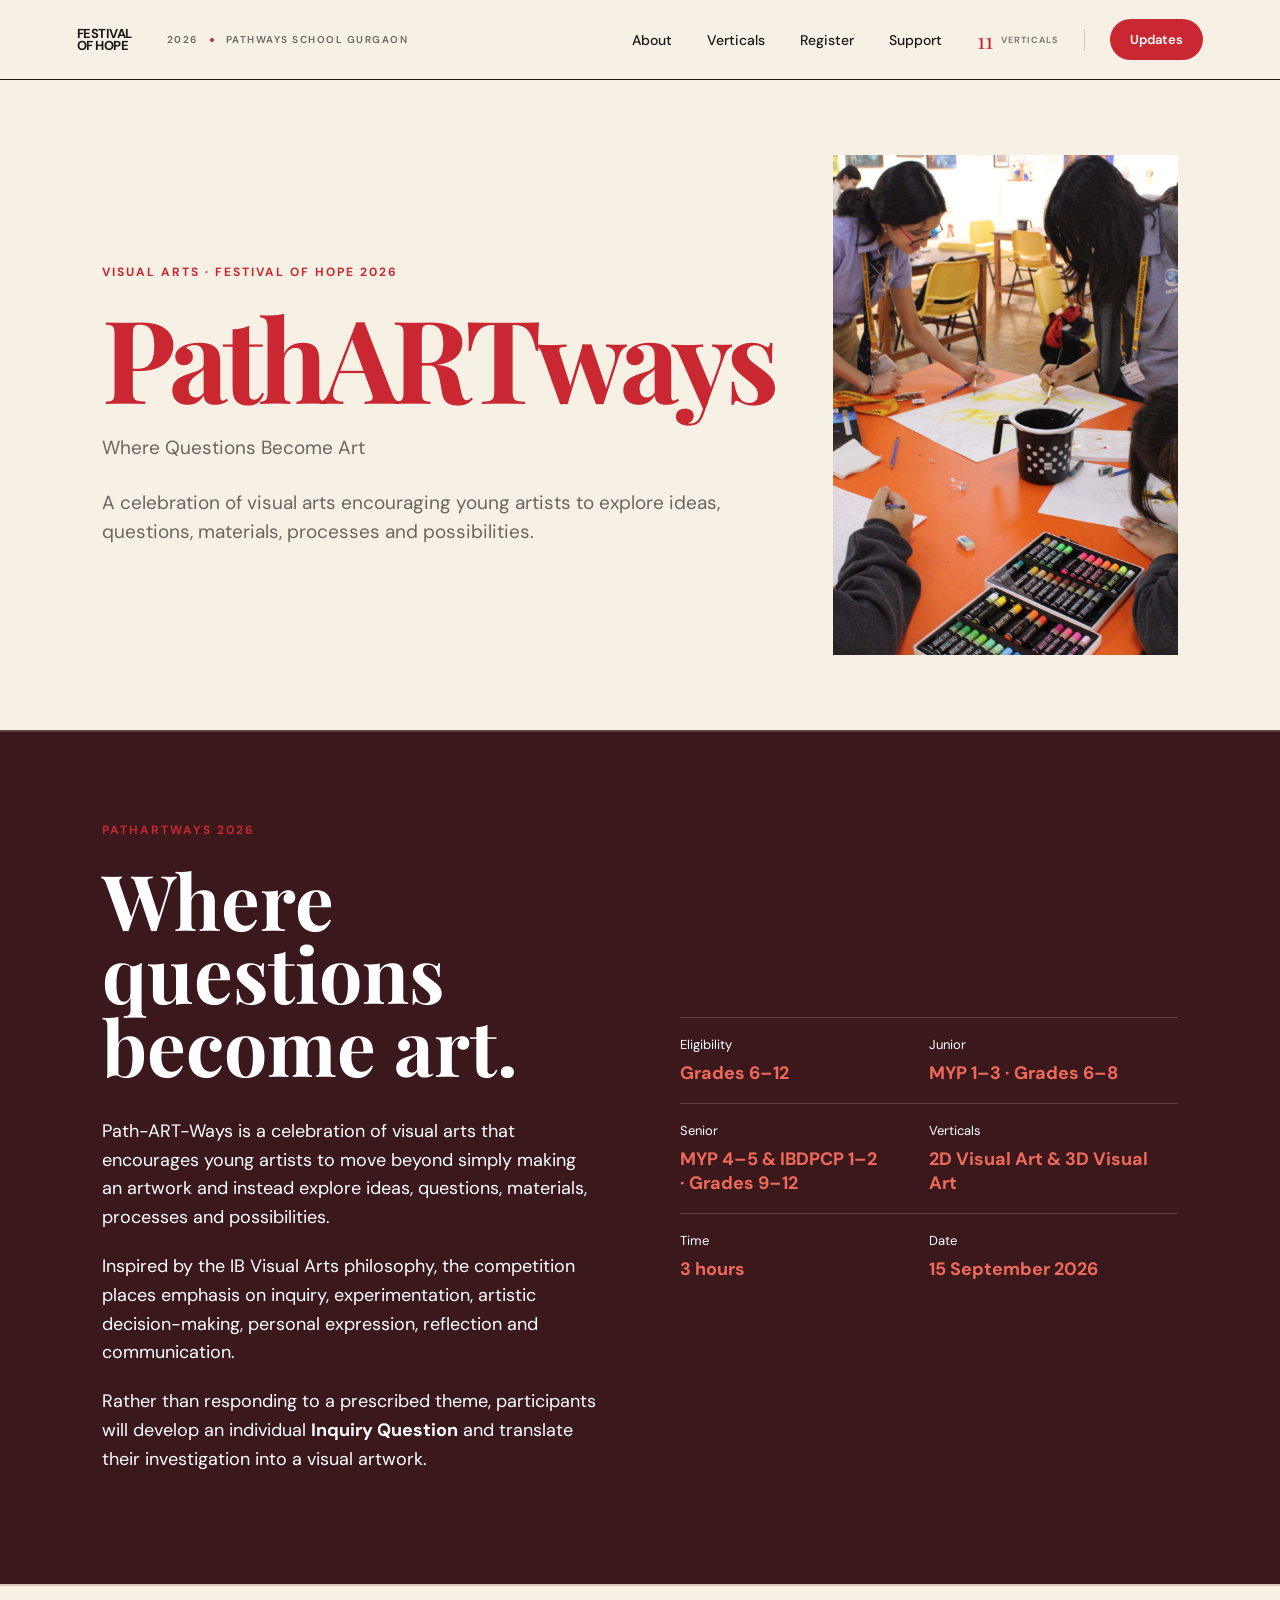
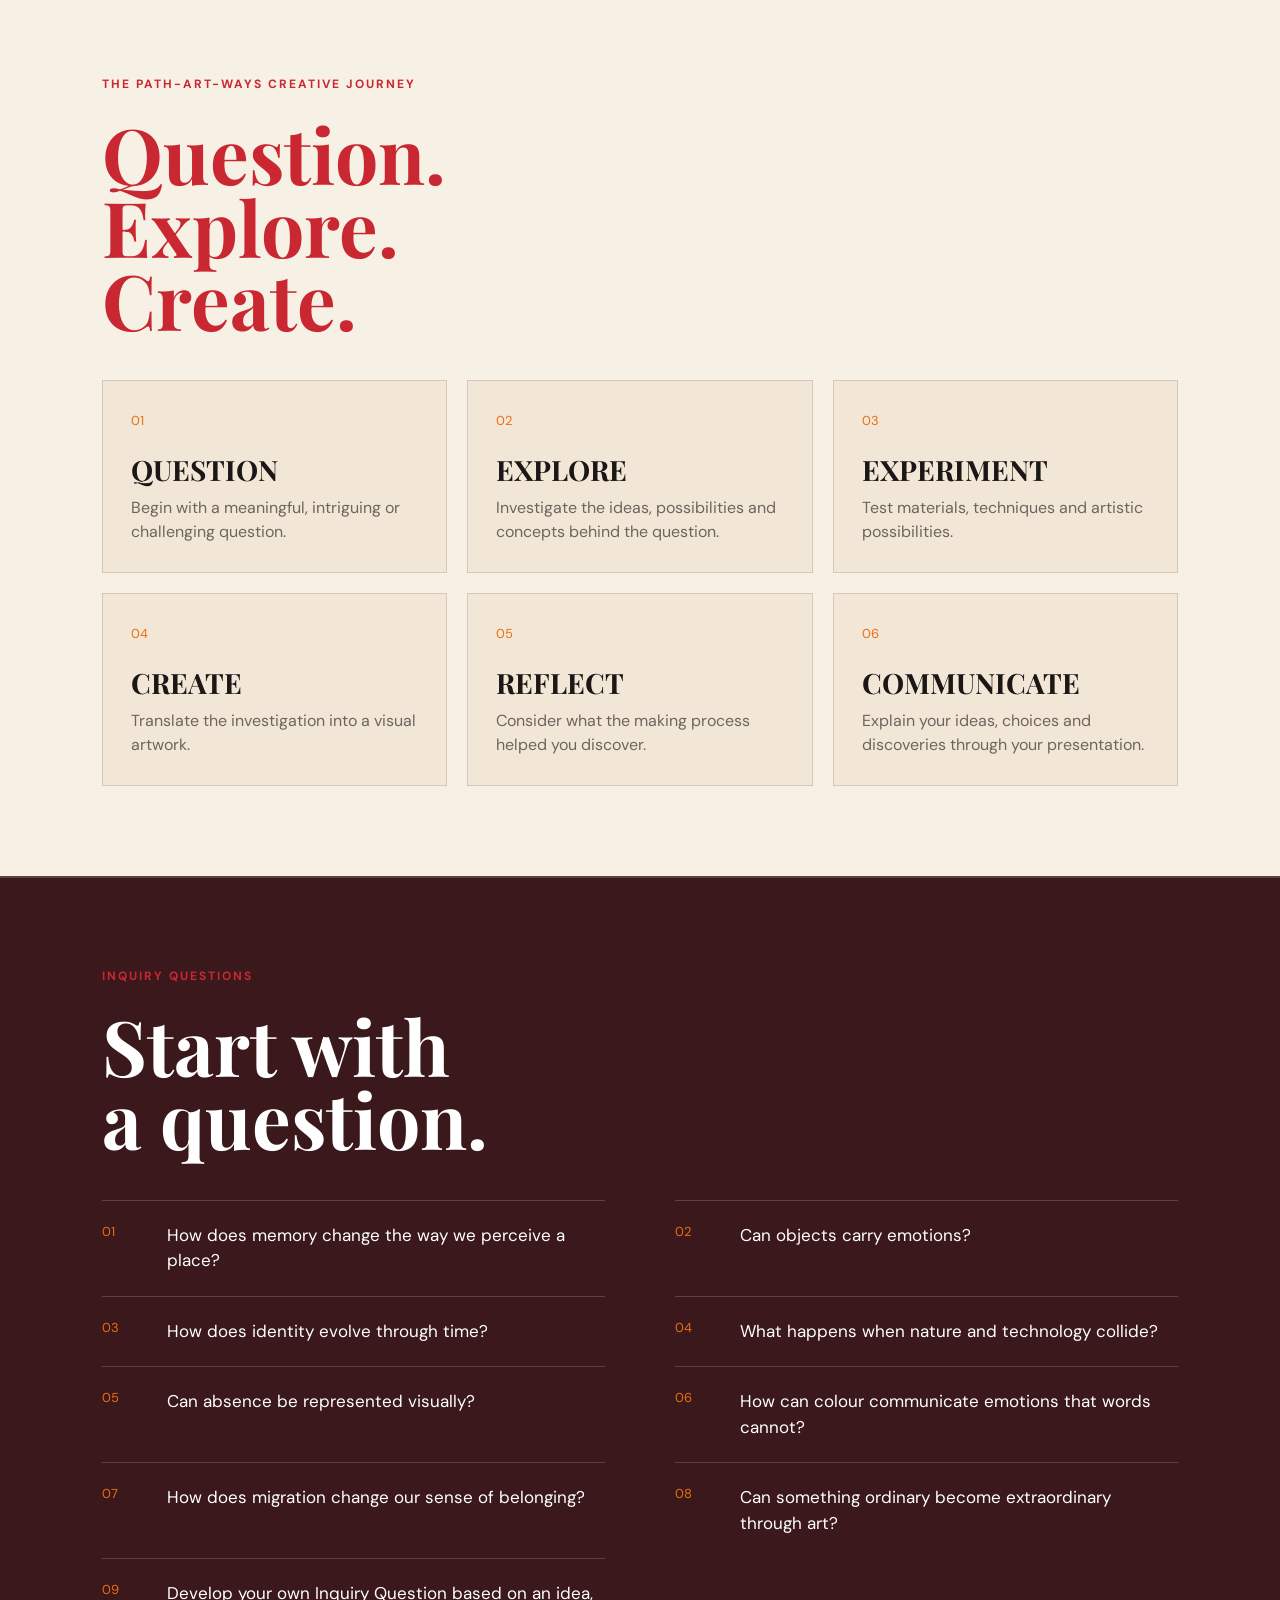
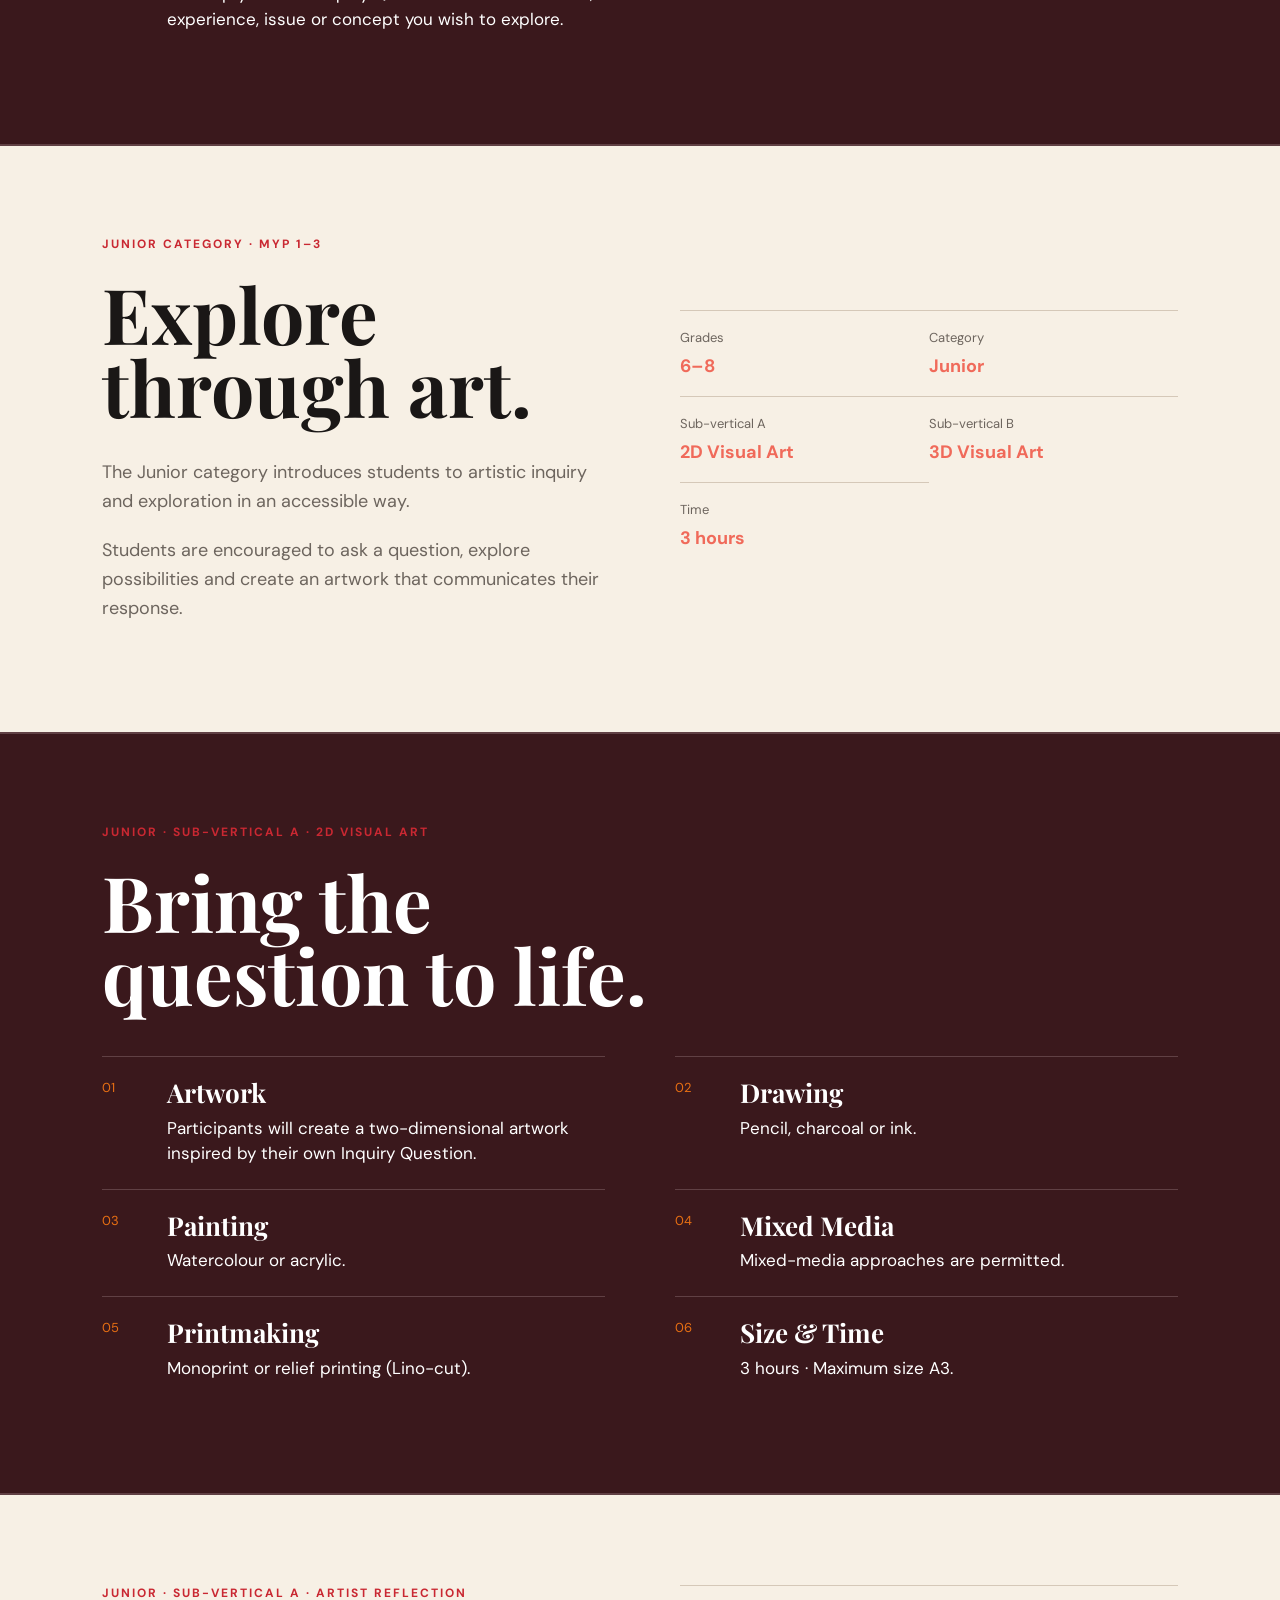
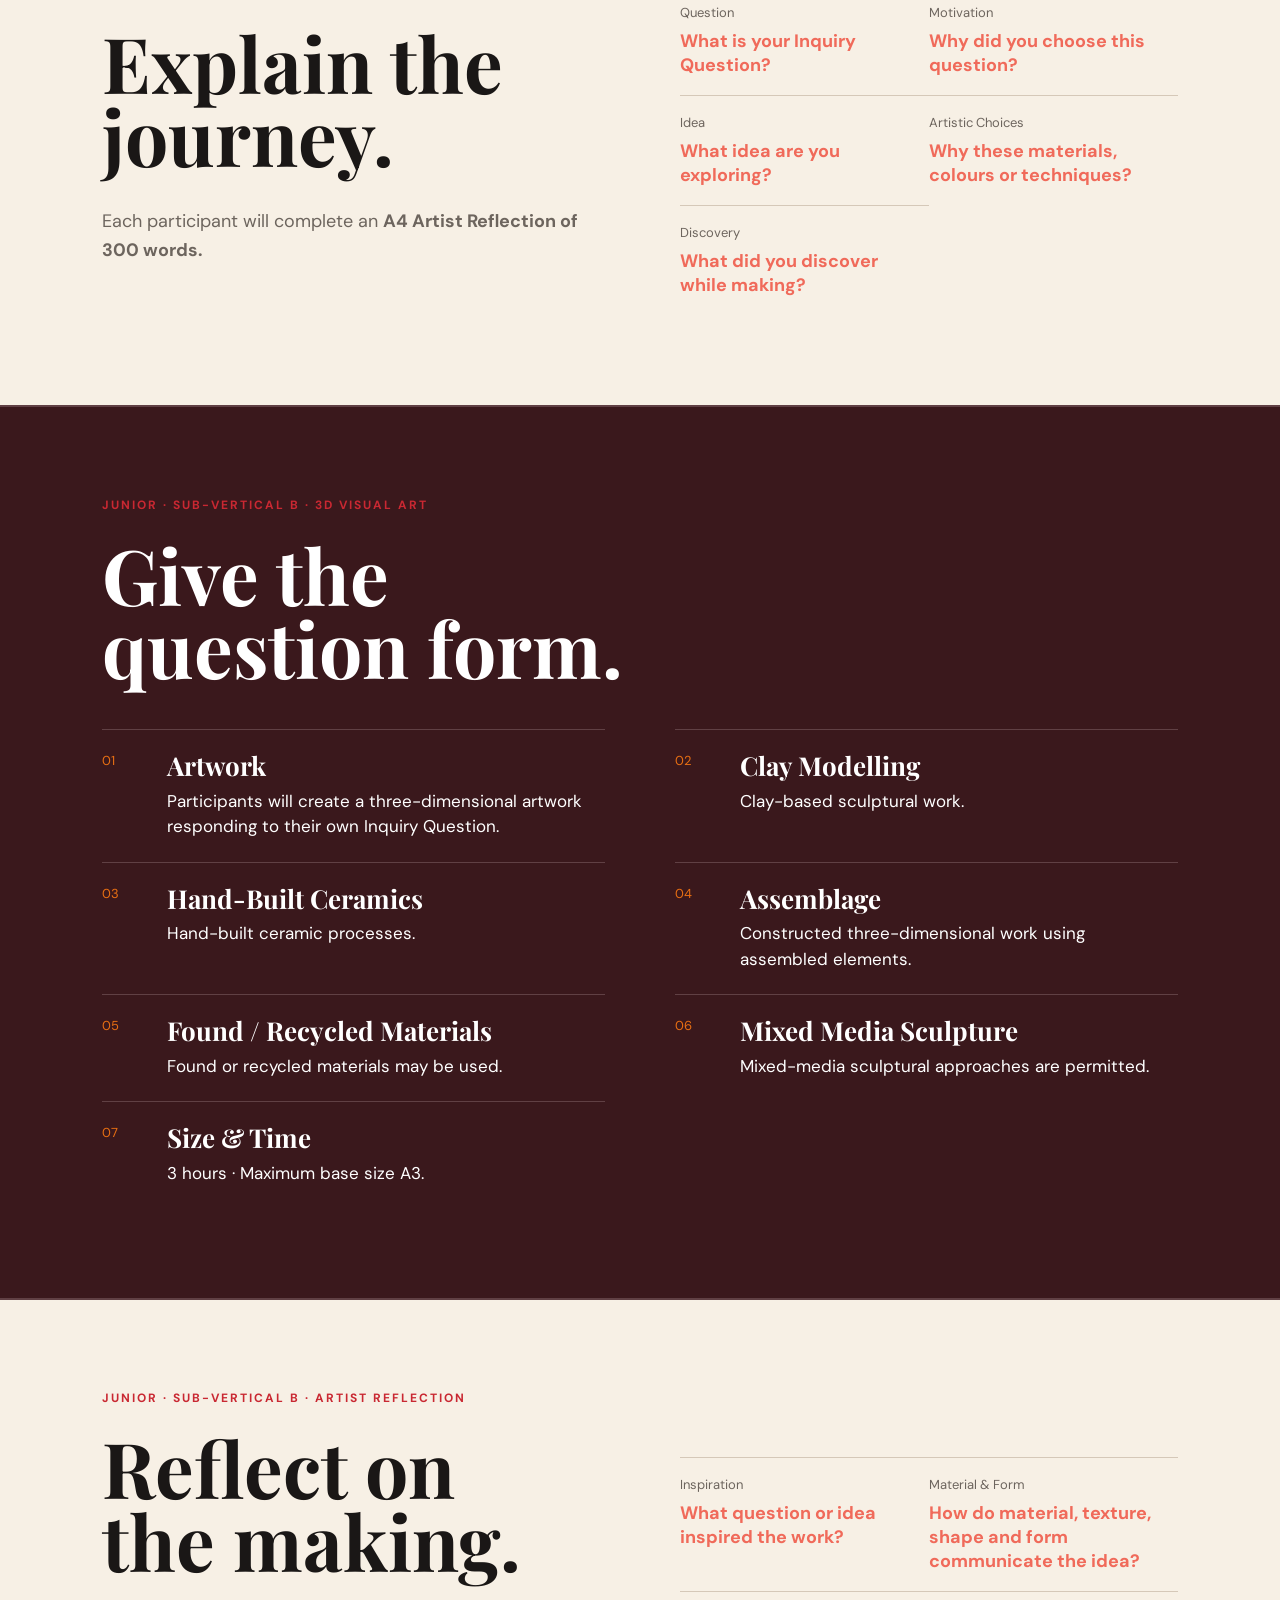
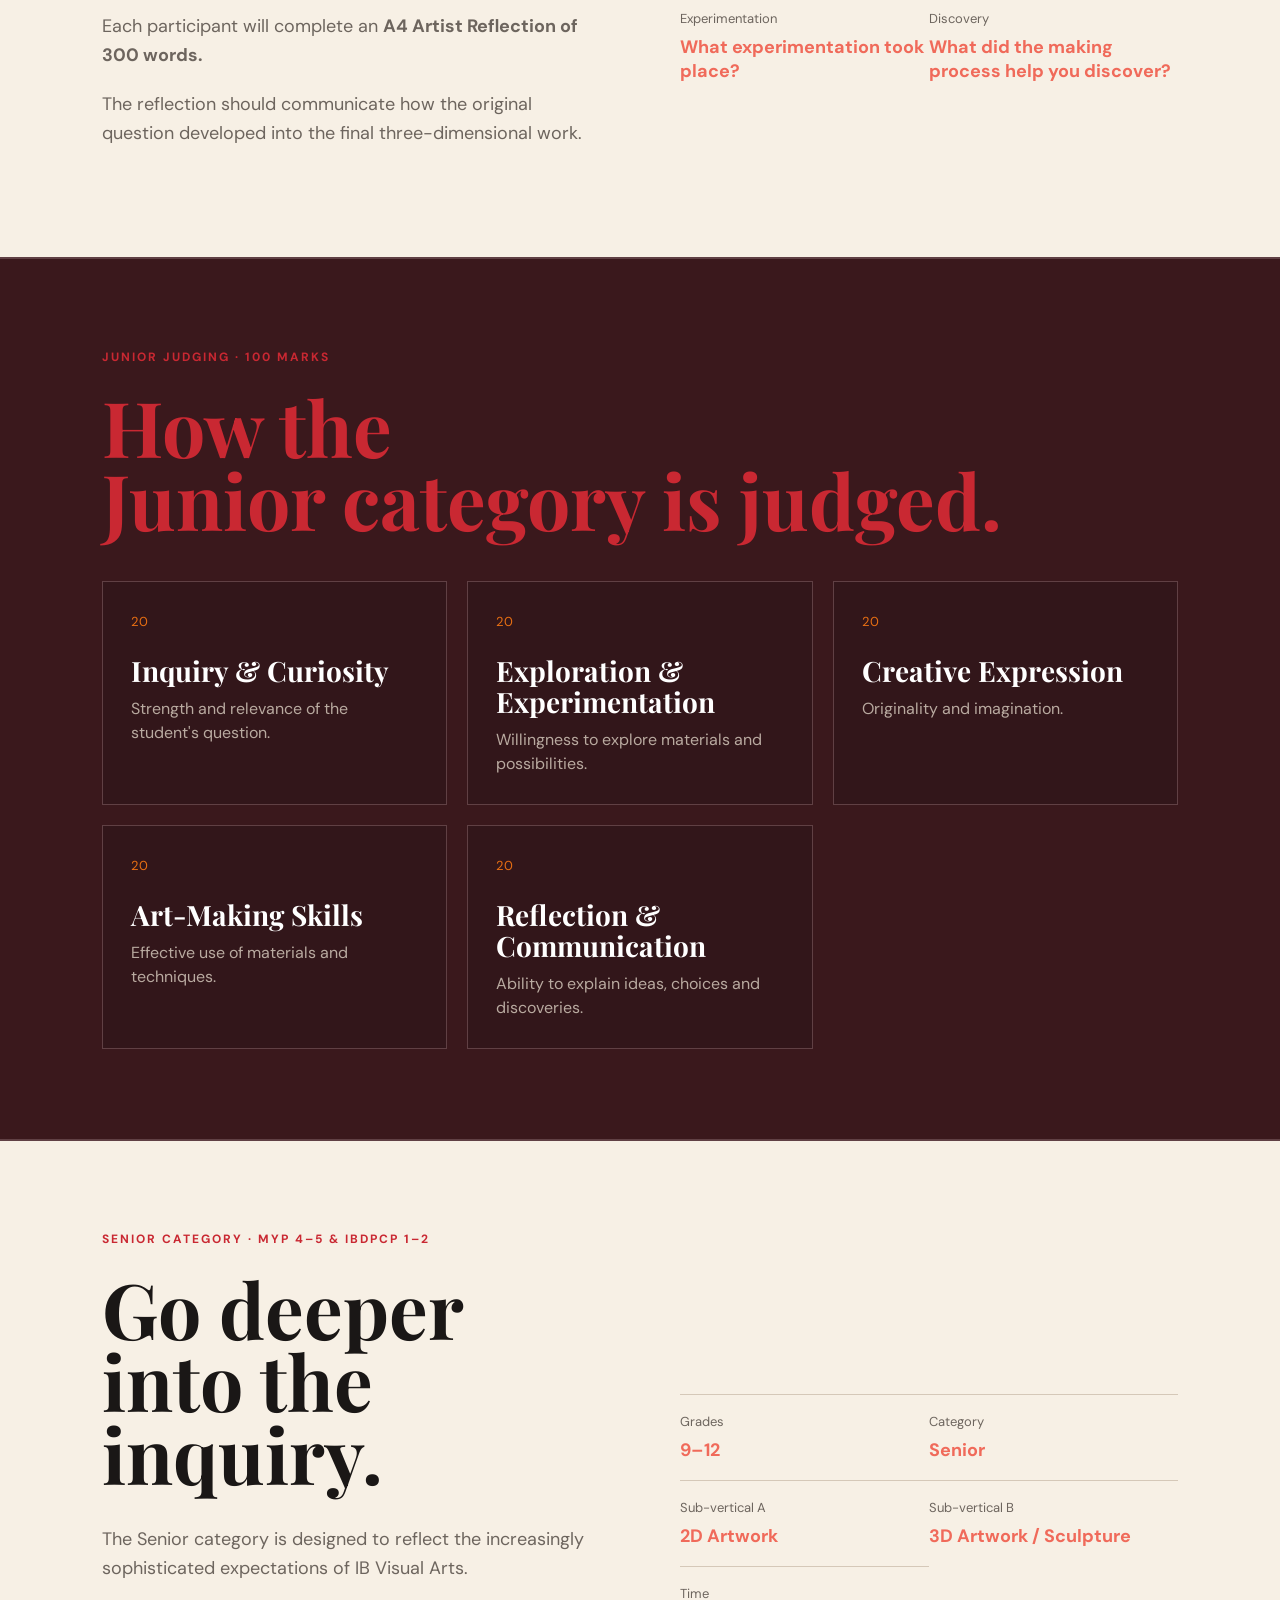
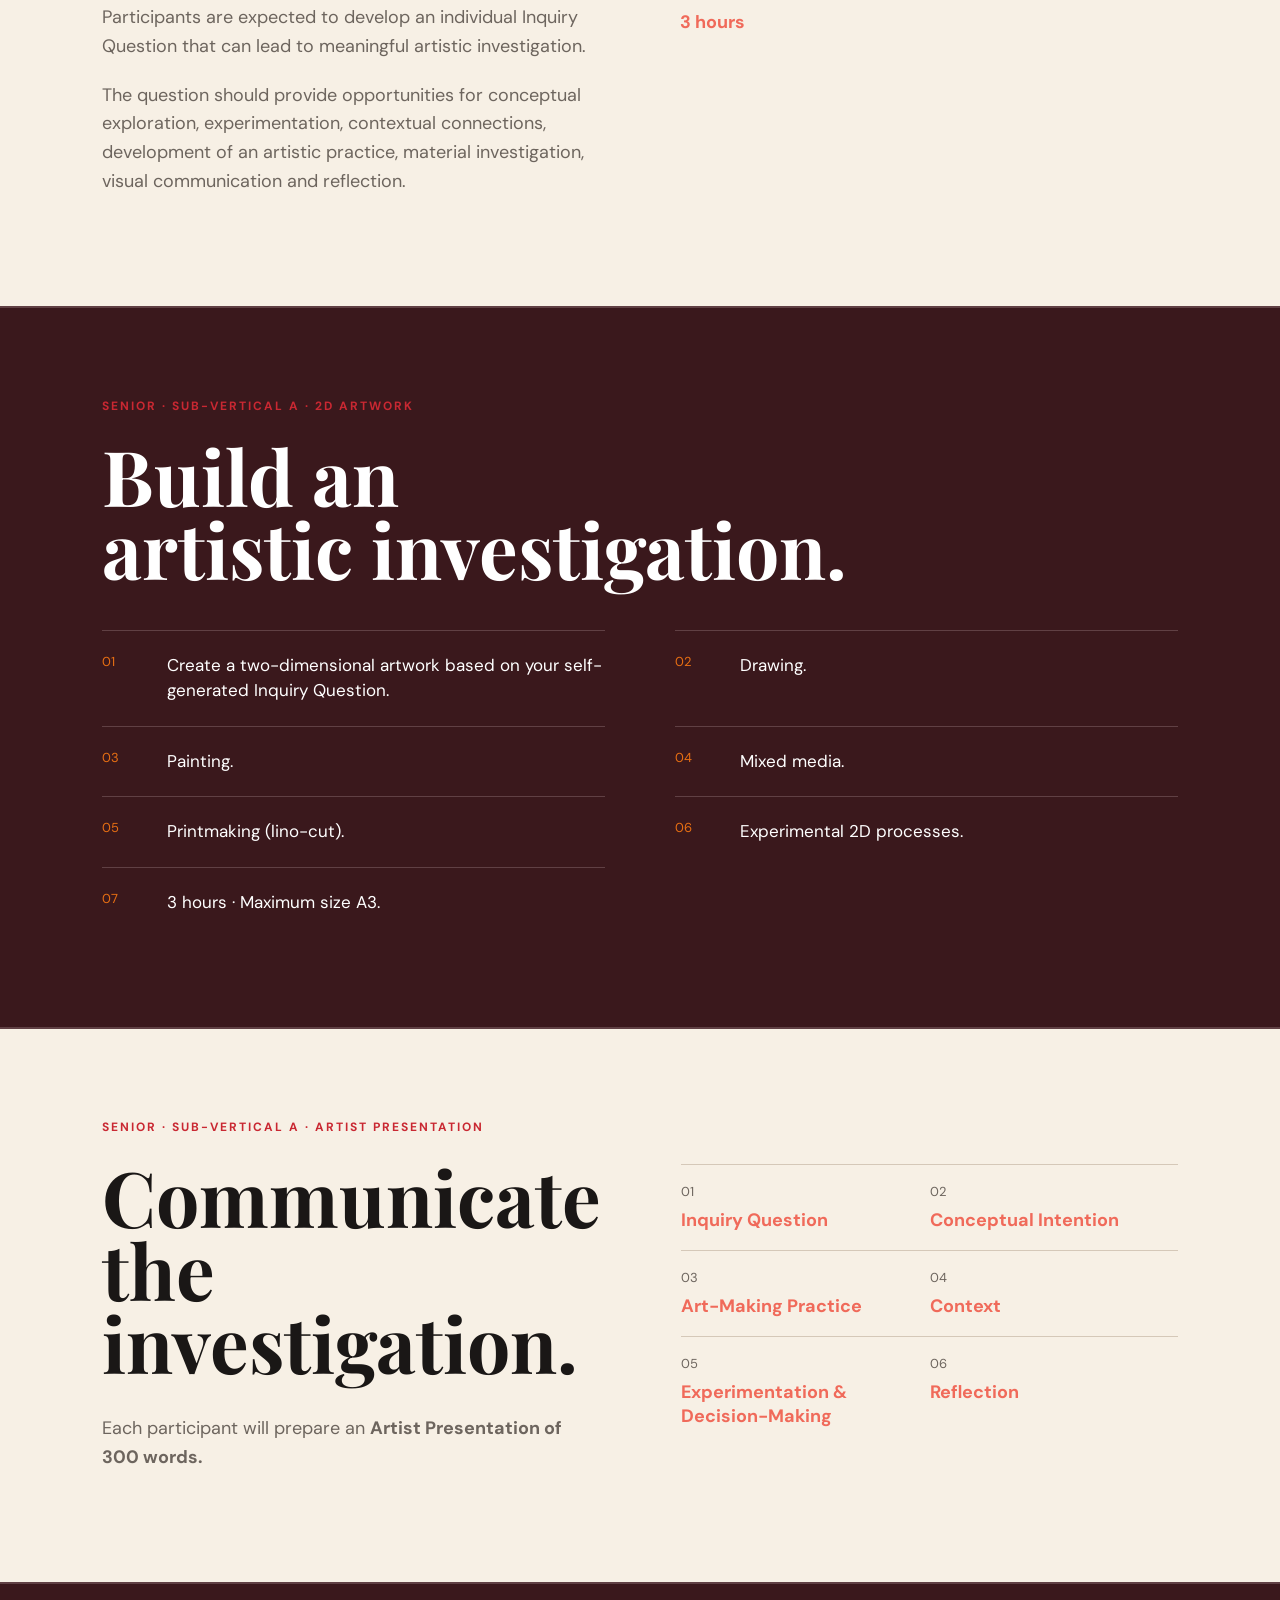
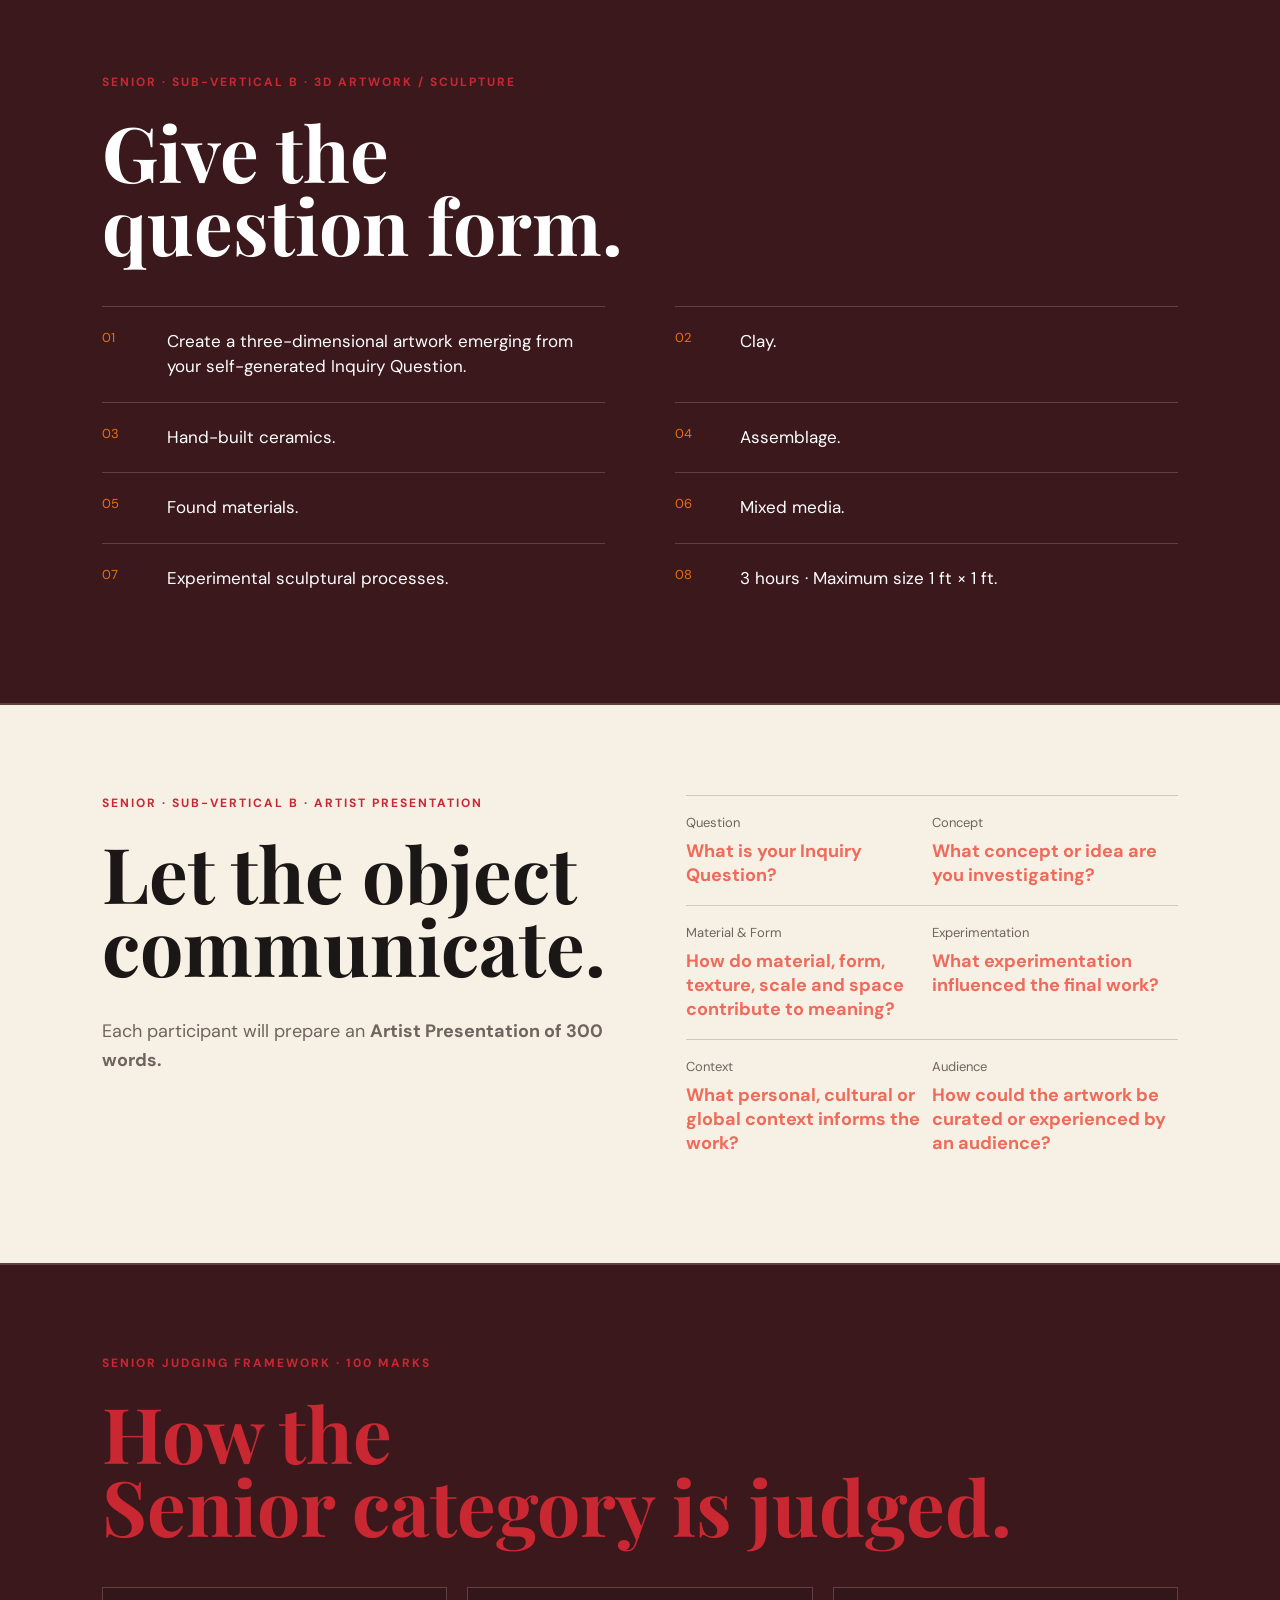
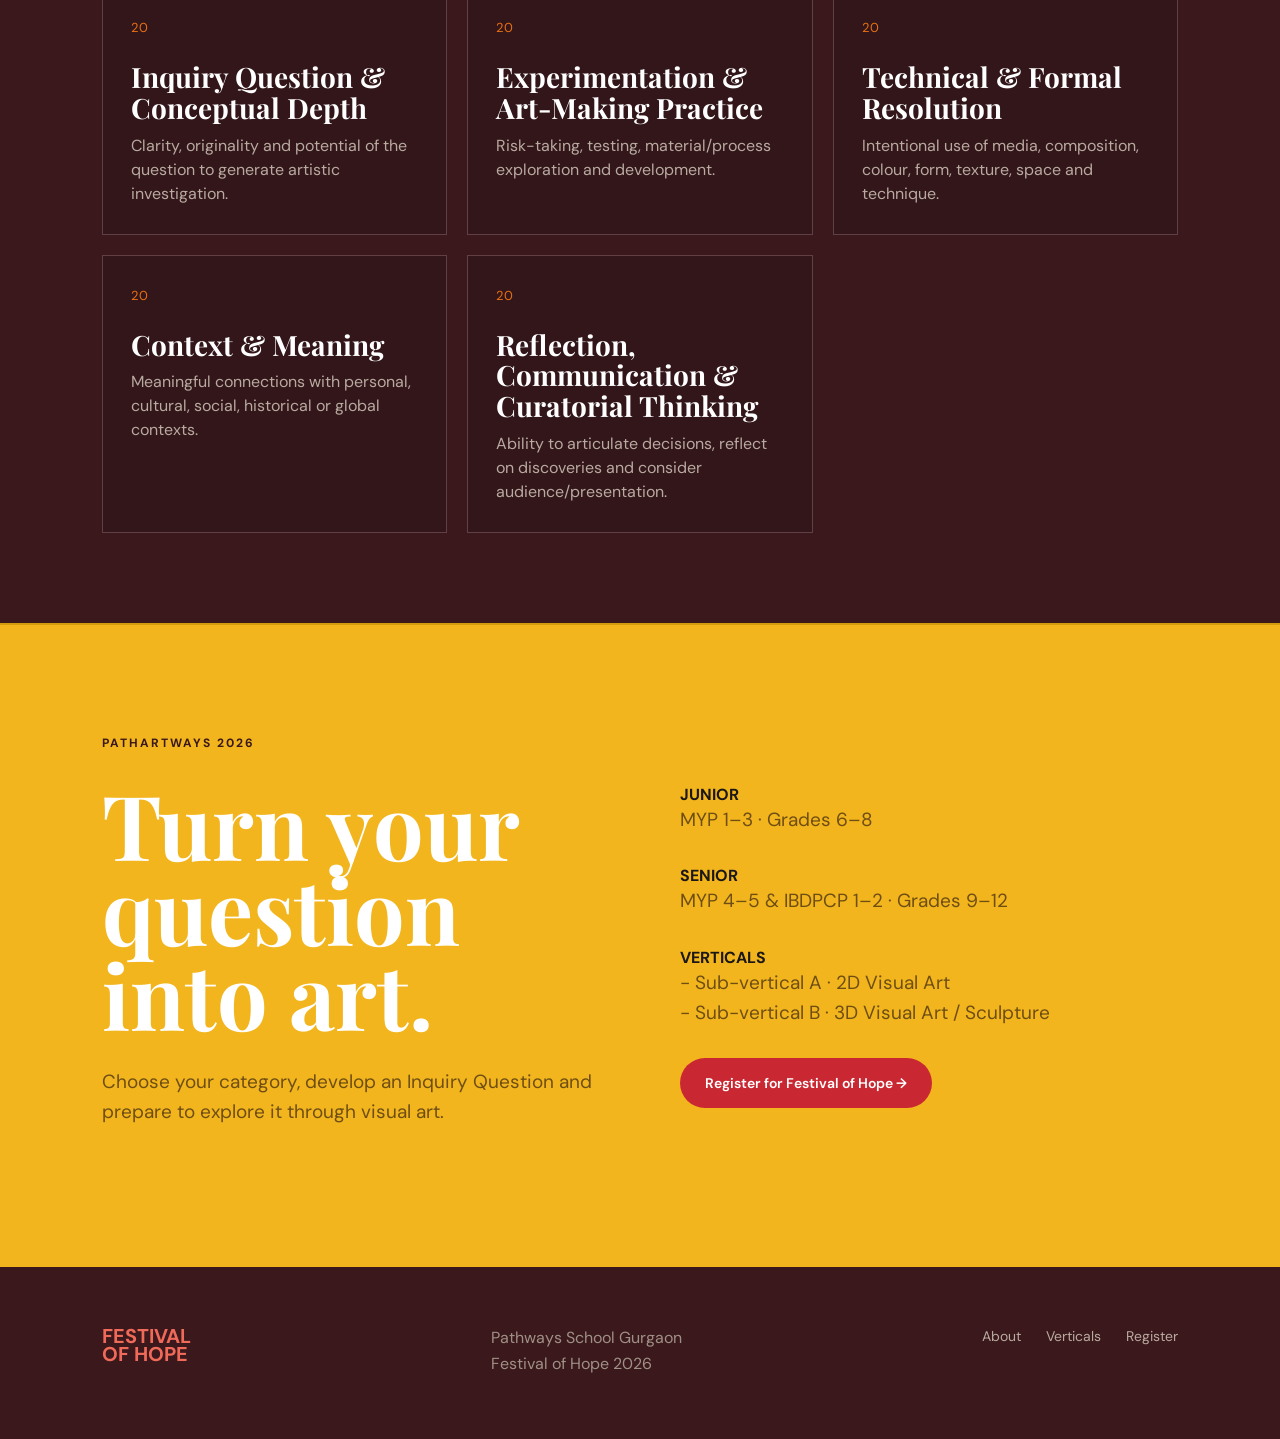
<file: events/pathartways.html>
<!DOCTYPE html>
<html lang="en">

<head>

    <meta charset="UTF-8">

    <meta
        name="viewport"
        content="width=device-width, initial-scale=1.0"
    >

    <title>PathARTways 2026 | Festival of Hope</title>

    <link
        rel="stylesheet"
        href="../style.css"
    >

</head>


<body>


    <!-- =========================
         NAVIGATION
    ========================== -->

    <header class="navbar">

        <a href="../index.html" class="logo">
            FESTIVAL<br>
            OF HOPE
        </a>


        <div class="nav-info">

            <span>
                2026
            </span>

            <span class="nav-divider"></span>

            <span>
                PATHWAYS SCHOOL GURGAON
            </span>

        </div>


        <nav>

            <a href="../index.html#about">
                About
            </a>

            <a href="../index.html#events">
                Verticals
            </a>

            <a href="../index.html#register">
                Register
            </a>

            <a href="../support.html">
                Support
            </a>

        </nav>


        <div class="nav-event-count">

            <span class="count-number">
                11
            </span>

            <span class="count-label">
                VERTICALS
            </span>

        </div>


        <a
            href="../updates.html"
            class="nav-button"
        >
            Updates
        </a>

    </header>



    <main class="event-page">


        <!-- =========================
             HERO
        ========================== -->

        <section class="event-hero">

            <div>

                <p class="eyebrow">
                    VISUAL ARTS · FESTIVAL OF HOPE 2026
                </p>


                <h1>
                    PathARTways
                </h1>


                <p class="event-intro">
                    Where Questions Become Art
                </p>


                <p class="event-intro">
                    A celebration of visual arts encouraging
                    young artists to explore ideas, questions,
                    materials, processes and possibilities.
                </p>

            </div>


            <div class="event-image">

                <img
                    src="../assets/images/pathartways.jpg"
                    alt="PathARTways"
                >

            </div>

        </section>



        <!-- =========================
             01 — OVERVIEW
        ========================== -->

        <section class="event-information panel-dark">

            <div class="event-description">

                <p class="eyebrow">
                    PATHARTWAYS 2026
                </p>


                <h2>
                    Where questions<br>
                    become art.
                </h2>


                <p>
                    Path-ART-Ways is a celebration of visual arts
                    that encourages young artists to move beyond
                    simply making an artwork and instead explore
                    ideas, questions, materials, processes and
                    possibilities.
                </p>


                <p>
                    Inspired by the IB Visual Arts philosophy,
                    the competition places emphasis on inquiry,
                    experimentation, artistic decision-making,
                    personal expression, reflection and communication.
                </p>


                <p>
                    Rather than responding to a prescribed theme,
                    participants will develop an individual
                    <strong>Inquiry Question</strong> and translate
                    their investigation into a visual artwork.
                </p>

            </div>


            <div class="event-details">

                <div class="detail">
                    <span>
                        Eligibility
                    </span>

                    <strong>
                        Grades 6–12
                    </strong>
                </div>


                <div class="detail">
                    <span>
                        Junior
                    </span>

                    <strong>
                        MYP 1–3 · Grades 6–8
                    </strong>
                </div>


                <div class="detail">
                    <span>
                        Senior
                    </span>

                    <strong>
                        MYP 4–5 & IBDPCP 1–2 <br>
                        · Grades 9–12
                    </strong>
                </div>


                <div class="detail">
                    <span>
                        Verticals
                    </span>

                    <strong>
                        2D Visual Art & 3D Visual Art
                    </strong>
                </div>


                <div class="detail">
                    <span>
                        Time
                    </span>

                    <strong>
                        3 hours
                    </strong>
                </div>


                <div class="detail">
                    <span>
                        Date
                    </span>

                    <strong>
                        15 September 2026
                    </strong>
                </div>

            </div>

        </section>



        <!-- =========================
             02 — CREATIVE JOURNEY
        ========================== -->

        <section class="event-criteria panel-light">

            <p class="eyebrow">
                THE PATH-ART-WAYS CREATIVE JOURNEY
            </p>


            <h2>
                Question.<br>
                Explore.<br>
                Create.
            </h2>


            <div class="criteria-grid">


                <div class="criteria-card">

                    <span>
                        01
                    </span>

                    <h3>
                        QUESTION
                    </h3>

                    <p>
                        Begin with a meaningful, intriguing or
                        challenging question.
                    </p>

                </div>


                <div class="criteria-card">

                    <span>
                        02
                    </span>

                    <h3>
                        EXPLORE
                    </h3>

                    <p>
                        Investigate the ideas, possibilities
                        and concepts behind the question.
                    </p>

                </div>


                <div class="criteria-card">

                    <span>
                        03
                    </span>

                    <h3>
                        EXPERIMENT
                    </h3>

                    <p>
                        Test materials, techniques and
                        artistic possibilities.
                    </p>

                </div>


                <div class="criteria-card">

                    <span>
                        04
                    </span>

                    <h3>
                        CREATE
                    </h3>

                    <p>
                        Translate the investigation into
                        a visual artwork.
                    </p>

                </div>


                <div class="criteria-card">

                    <span>
                        05
                    </span>

                    <h3>
                        REFLECT
                    </h3>

                    <p>
                        Consider what the making process
                        helped you discover.
                    </p>

                </div>


                <div class="criteria-card">

                    <span>
                        06
                    </span>

                    <h3>
                        COMMUNICATE
                    </h3>

                    <p>
                        Explain your ideas, choices and
                        discoveries through your presentation.
                    </p>

                </div>

            </div>

        </section>



        <!-- =========================
             03 — INQUIRY QUESTIONS
        ========================== -->

        <section class="event-rules panel-dark">

            <p class="eyebrow">
                INQUIRY QUESTIONS
            </p>


            <h2>
                Start with<br>
                a question.
            </h2>


            <div class="rules-list">


                <div>

                    <span>
                        01
                    </span>

                    <p>
                        How does memory change the way we
                        perceive a place?
                    </p>

                </div>


                <div>

                    <span>
                        02
                    </span>

                    <p>
                        Can objects carry emotions?
                    </p>

                </div>


                <div>

                    <span>
                        03
                    </span>

                    <p>
                        How does identity evolve through time?
                    </p>

                </div>


                <div>

                    <span>
                        04
                    </span>

                    <p>
                        What happens when nature and technology collide?
                    </p>

                </div>


                <div>

                    <span>
                        05
                    </span>

                    <p>
                        Can absence be represented visually?
                    </p>

                </div>


                <div>

                    <span>
                        06
                    </span>

                    <p>
                        How can colour communicate emotions
                        that words cannot?
                    </p>

                </div>


                <div>

                    <span>
                        07
                    </span>

                    <p>
                        How does migration change our sense
                        of belonging?
                    </p>

                </div>


                <div>

                    <span>
                        08
                    </span>

                    <p>
                        Can something ordinary become extraordinary
                        through art?
                    </p>

                </div>


                <div>

                    <span>
                        09
                    </span>

                    <p>
                        Develop your own Inquiry Question based
                        on an idea, experience, issue or concept
                        you wish to explore.
                    </p>

                </div>

            </div>

        </section>



        <!-- =========================
             04 — JUNIOR CATEGORY
        ========================== -->

        <section class="event-information panel-light">

            <div class="event-description">

                <p class="eyebrow">
                    JUNIOR CATEGORY · MYP 1–3
                </p>


                <h2>
                    Explore<br>
                    through art.
                </h2>


                <p>
                    The Junior category introduces students
                    to artistic inquiry and exploration in
                    an accessible way.
                </p>


                <p>
                    Students are encouraged to ask a question,
                    explore possibilities and create an artwork
                    that communicates their response.
                </p>

            </div>


            <div class="event-details">

                <div class="detail">
                    <span>
                        Grades
                    </span>

                    <strong>
                        6–8
                    </strong>
                </div>


                <div class="detail">
                    <span>
                        Category
                    </span>

                    <strong>
                        Junior
                    </strong>
                </div>


                <div class="detail">
                    <span>
                        Sub-vertical A
                    </span>

                    <strong>
                        2D Visual Art
                    </strong>
                </div>


                <div class="detail">
                    <span>
                        Sub-vertical B
                    </span>

                    <strong>
                        3D Visual Art
                    </strong>
                </div>


                <div class="detail">
                    <span>
                        Time
                    </span>

                    <strong>
                        3 hours
                    </strong>
                </div>

            </div>

        </section>



        <!-- =========================
             05 — JUNIOR 2D
        ========================== -->

        <section class="event-rules panel-dark">

            <p class="eyebrow">
                JUNIOR · SUB-VERTICAL A · 2D VISUAL ART
            </p>


            <h2>
                Bring the<br>
                question to life.
            </h2>


            <div class="rules-list">


                <div>

                    <span>
                        01
                    </span>

                    <div>

                        <h3>
                            Artwork
                        </h3>

                        <p>
                            Participants will create a
                            two-dimensional artwork inspired
                            by their own Inquiry Question.
                        </p>

                    </div>

                </div>


                <div>

                    <span>
                        02
                    </span>

                    <div>

                        <h3>
                            Drawing
                        </h3>

                        <p>
                            Pencil, charcoal or ink.
                        </p>

                    </div>

                </div>


                <div>

                    <span>
                        03
                    </span>

                    <div>

                        <h3>
                            Painting
                        </h3>

                        <p>
                            Watercolour or acrylic.
                        </p>

                    </div>

                </div>


                <div>

                    <span>
                        04
                    </span>

                    <div>

                        <h3>
                            Mixed Media
                        </h3>

                        <p>
                            Mixed-media approaches are permitted.
                        </p>

                    </div>

                </div>


                <div>

                    <span>
                        05
                    </span>

                    <div>

                        <h3>
                            Printmaking
                        </h3>

                        <p>
                            Monoprint or relief printing
                            (Lino-cut).
                        </p>

                    </div>

                </div>


                <div>

                    <span>
                        06
                    </span>

                    <div>

                        <h3>
                            Size & Time
                        </h3>

                        <p>
                            3 hours · Maximum size A3.
                        </p>

                    </div>

                </div>

            </div>

        </section>



        <!-- =========================
             06 — JUNIOR 2D REFLECTION
        ========================== -->

        <section class="event-information panel-light">

            <div class="event-description">

                <p class="eyebrow">
                    JUNIOR · SUB-VERTICAL A · ARTIST REFLECTION
                </p>


                <h2>
                    Explain the<br>
                    journey.
                </h2>


                <p>
                    Each participant will complete an
                    <strong>
                        A4 Artist Reflection of 300 words.
                    </strong>
                </p>

            </div>


            <div class="event-details">

                <div class="detail">
                    <span>
                        Question
                    </span>

                    <strong>
                        What is your Inquiry Question?
                    </strong>
                </div>


                <div class="detail">
                    <span>
                        Motivation
                    </span>

                    <strong>
                        Why did you choose this question?
                    </strong>
                </div>


                <div class="detail">
                    <span>
                        Idea
                    </span>

                    <strong>
                        What idea are you exploring?
                    </strong>
                </div>


                <div class="detail">
                    <span>
                        Artistic Choices
                    </span>

                    <strong>
                        Why these materials, colours or techniques?
                    </strong>
                </div>


                <div class="detail">
                    <span>
                        Discovery
                    </span>

                    <strong>
                        What did you discover while making?
                    </strong>
                </div>

            </div>

        </section>



        <!-- =========================
             07 — JUNIOR 3D
        ========================== -->

        <section class="event-rules panel-dark">

            <p class="eyebrow">
                JUNIOR · SUB-VERTICAL B · 3D VISUAL ART
            </p>


            <h2>
                Give the<br>
                question form.
            </h2>


            <div class="rules-list">


                <div>

                    <span>
                        01
                    </span>

                    <div>

                        <h3>
                            Artwork
                        </h3>

                        <p>
                            Participants will create a
                            three-dimensional artwork responding
                            to their own Inquiry Question.
                        </p>

                    </div>

                </div>


                <div>

                    <span>
                        02
                    </span>

                    <div>

                        <h3>
                            Clay Modelling
                        </h3>

                        <p>
                            Clay-based sculptural work.
                        </p>

                    </div>

                </div>


                <div>

                    <span>
                        03
                    </span>

                    <div>

                        <h3>
                            Hand-Built Ceramics
                        </h3>

                        <p>
                            Hand-built ceramic processes.
                        </p>

                    </div>

                </div>


                <div>

                    <span>
                        04
                    </span>

                    <div>

                        <h3>
                            Assemblage
                        </h3>

                        <p>
                            Constructed three-dimensional work
                            using assembled elements.
                        </p>

                    </div>

                </div>


                <div>

                    <span>
                        05
                    </span>

                    <div>

                        <h3>
                            Found / Recycled Materials
                        </h3>

                        <p>
                            Found or recycled materials may be used.
                        </p>

                    </div>

                </div>


                <div>

                    <span>
                        06
                    </span>

                    <div>

                        <h3>
                            Mixed Media Sculpture
                        </h3>

                        <p>
                            Mixed-media sculptural approaches
                            are permitted.
                        </p>

                    </div>

                </div>


                <div>

                    <span>
                        07
                    </span>

                    <div>

                        <h3>
                            Size & Time
                        </h3>

                        <p>
                            3 hours · Maximum base size A3.
                        </p>

                    </div>

                </div>

            </div>

        </section>



        <!-- =========================
             08 — JUNIOR 3D REFLECTION
        ========================== -->

        <section class="event-information panel-light">

            <div class="event-description">

                <p class="eyebrow">
                    JUNIOR · SUB-VERTICAL B · ARTIST REFLECTION
                </p>


                <h2>
                    Reflect on<br>
                    the making.
                </h2>


                <p>
                    Each participant will complete an
                    <strong>
                        A4 Artist Reflection of 300 words.
                    </strong>
                </p>


                <p>
                    The reflection should communicate how
                    the original question developed into
                    the final three-dimensional work.
                </p>

            </div>


            <div class="event-details">

                <div class="detail">
                    <span>
                        Inspiration
                    </span>

                    <strong>
                        What question or idea inspired the work?
                    </strong>
                </div>


                <div class="detail">
                    <span>
                        Material & Form
                    </span>

                    <strong>
                        How do material, texture, shape and form
                        communicate the idea?
                    </strong>
                </div>


                <div class="detail">
                    <span>
                        Experimentation
                    </span>

                    <strong>
                        What experimentation took place?
                    </strong>
                </div>


                <div class="detail">
                    <span>
                        Discovery
                    </span>

                    <strong>
                        What did the making process help you discover?
                    </strong>
                </div>

            </div>

        </section>



        <!-- =========================
             09 — JUNIOR JUDGING
        ========================== -->

        <section class="event-criteria panel-dark">

            <p class="eyebrow">
                JUNIOR JUDGING · 100 MARKS
            </p>


            <h2>
                How the<br>
                Junior category is judged.
            </h2>


            <div class="criteria-grid">


                <div class="criteria-card">

                    <span>
                        20
                    </span>

                    <h3>
                        Inquiry & Curiosity
                    </h3>

                    <p>
                        Strength and relevance of the
                        student's question.
                    </p>

                </div>


                <div class="criteria-card">

                    <span>
                        20
                    </span>

                    <h3>
                        Exploration & Experimentation
                    </h3>

                    <p>
                        Willingness to explore materials
                        and possibilities.
                    </p>

                </div>


                <div class="criteria-card">

                    <span>
                        20
                    </span>

                    <h3>
                        Creative Expression
                    </h3>

                    <p>
                        Originality and imagination.
                    </p>

                </div>


                <div class="criteria-card">

                    <span>
                        20
                    </span>

                    <h3>
                        Art-Making Skills
                    </h3>

                    <p>
                        Effective use of materials
                        and techniques.
                    </p>

                </div>


                <div class="criteria-card">

                    <span>
                        20
                    </span>

                    <h3>
                        Reflection & Communication
                    </h3>

                    <p>
                        Ability to explain ideas, choices
                        and discoveries.
                    </p>

                </div>

            </div>

        </section>



        <!-- =========================
             10 — SENIOR CATEGORY
        ========================== -->

        <section class="event-information panel-light">

            <div class="event-description">

                <p class="eyebrow">
                    SENIOR CATEGORY · MYP 4–5 & IBDPCP 1–2
                </p>


                <h2>
                    Go deeper<br>
                    into the inquiry.
                </h2>


                <p>
                    The Senior category is designed to reflect
                    the increasingly sophisticated expectations
                    of IB Visual Arts.
                </p>


                <p>
                    Participants are expected to develop an
                    individual Inquiry Question that can lead
                    to meaningful artistic investigation.
                </p>


                <p>
                    The question should provide opportunities
                    for conceptual exploration, experimentation,
                    contextual connections, development of an
                    artistic practice, material investigation,
                    visual communication and reflection.
                </p>

            </div>


            <div class="event-details">

                <div class="detail">
                    <span>
                        Grades
                    </span>

                    <strong>
                        9–12
                    </strong>
                </div>


                <div class="detail">
                    <span>
                        Category
                    </span>

                    <strong>
                        Senior
                    </strong>
                </div>


                <div class="detail">
                    <span>
                        Sub-vertical A
                    </span>

                    <strong>
                        2D Artwork
                    </strong>
                </div>


                <div class="detail">
                    <span>
                        Sub-vertical B
                    </span>

                    <strong>
                        3D Artwork / Sculpture
                    </strong>
                </div>


                <div class="detail">
                    <span>
                        Time
                    </span>

                    <strong>
                        3 hours
                    </strong>
                </div>

            </div>

        </section>



        <!-- =========================
             11 — SENIOR 2D
        ========================== -->

        <section class="event-rules panel-dark">

            <p class="eyebrow">
                SENIOR · SUB-VERTICAL A · 2D ARTWORK
            </p>


            <h2>
                Build an<br>
                artistic investigation.
            </h2>


            <div class="rules-list">


                <div>

                    <span>
                        01
                    </span>

                    <p>
                        Create a two-dimensional artwork based
                        on your self-generated Inquiry Question.
                    </p>

                </div>


                <div>

                    <span>
                        02
                    </span>

                    <p>
                        Drawing.
                    </p>

                </div>


                <div>

                    <span>
                        03
                    </span>

                    <p>
                        Painting.
                    </p>

                </div>


                <div>

                    <span>
                        04
                    </span>

                    <p>
                        Mixed media.
                    </p>

                </div>


                <div>

                    <span>
                        05
                    </span>

                    <p>
                        Printmaking (lino-cut).
                    </p>

                </div>


                <div>

                    <span>
                        06
                    </span>

                    <p>
                        Experimental 2D processes.
                    </p>

                </div>


                <div>

                    <span>
                        07
                    </span>

                    <p>
                        3 hours · Maximum size A3.
                    </p>

                </div>

            </div>

        </section>



        <!-- =========================
             12 — SENIOR 2D PRESENTATION
        ========================== -->

        <section class="event-information panel-light">

            <div class="event-description">

                <p class="eyebrow">
                    SENIOR · SUB-VERTICAL A · ARTIST PRESENTATION
                </p>


                <h2>
                    Communicate<br>
                    the investigation.
                </h2>


                <p>
                    Each participant will prepare an
                    <strong>
                        Artist Presentation of 300 words.
                    </strong>
                </p>

            </div>


            <div class="event-details">

                <div class="detail">
                    <span>
                        01
                    </span>

                    <strong>
                        Inquiry Question
                    </strong>
                </div>


                <div class="detail">
                    <span>
                        02
                    </span>

                    <strong>
                        Conceptual Intention
                    </strong>
                </div>


                <div class="detail">
                    <span>
                        03
                    </span>

                    <strong>
                        Art-Making Practice
                    </strong>
                </div>


                <div class="detail">
                    <span>
                        04
                    </span>

                    <strong>
                        Context
                    </strong>
                </div>


                <div class="detail">
                    <span>
                        05
                    </span>

                    <strong>
                        Experimentation & Decision-Making
                    </strong>
                </div>


                <div class="detail">
                    <span>
                        06
                    </span>

                    <strong>
                        Reflection
                    </strong>
                </div>

            </div>

        </section>



        <!-- =========================
             13 — SENIOR 3D
        ========================== -->

        <section class="event-rules panel-dark">

            <p class="eyebrow">
                SENIOR · SUB-VERTICAL B · 3D ARTWORK / SCULPTURE
            </p>


            <h2>
                Give the<br>
                question form.
            </h2>


            <div class="rules-list">


                <div>

                    <span>
                        01
                    </span>

                    <p>
                        Create a three-dimensional artwork
                        emerging from your self-generated
                        Inquiry Question.
                    </p>

                </div>


                <div>

                    <span>
                        02
                    </span>

                    <p>
                        Clay.
                    </p>

                </div>


                <div>

                    <span>
                        03
                    </span>

                    <p>
                        Hand-built ceramics.
                    </p>

                </div>


                <div>

                    <span>
                        04
                    </span>

                    <p>
                        Assemblage.
                    </p>

                </div>


                <div>

                    <span>
                        05
                    </span>

                    <p>
                        Found materials.
                    </p>

                </div>


                <div>

                    <span>
                        06
                    </span>

                    <p>
                        Mixed media.
                    </p>

                </div>


                <div>

                    <span>
                        07
                    </span>

                    <p>
                        Experimental sculptural processes.
                    </p>

                </div>


                <div>

                    <span>
                        08
                    </span>

                    <p>
                        3 hours · Maximum size 1 ft × 1 ft.
                    </p>

                </div>

            </div>

        </section>



        <!-- =========================
             14 — SENIOR 3D PRESENTATION
        ========================== -->

        <section class="event-information panel-light">

            <div class="event-description">

                <p class="eyebrow">
                    SENIOR · SUB-VERTICAL B · ARTIST PRESENTATION
                </p>


                <h2>
                    Let the object<br>
                    communicate.
                </h2>


                <p>
                    Each participant will prepare an
                    <strong>
                        Artist Presentation of 300 words.
                    </strong>
                </p>

            </div>


            <div class="event-details">

                <div class="detail">
                    <span>
                        Question
                    </span>

                    <strong>
                        What is your Inquiry Question?
                    </strong>
                </div>


                <div class="detail">
                    <span>
                        Concept
                    </span>

                    <strong>
                        What concept or idea are you investigating?
                    </strong>
                </div>


                <div class="detail">
                    <span>
                        Material & Form
                    </span>

                    <strong>
                        How do material, form, texture, scale
                        and space contribute to meaning?
                    </strong>
                </div>


                <div class="detail">
                    <span>
                        Experimentation
                    </span>

                    <strong>
                        What experimentation influenced the final work?
                    </strong>
                </div>


                <div class="detail">
                    <span>
                        Context
                    </span>

                    <strong>
                        What personal, cultural or global context
                        informs the work?
                    </strong>
                </div>


                <div class="detail">
                    <span>
                        Audience
                    </span>

                    <strong>
                        How could the artwork be curated or
                        experienced by an audience?
                    </strong>
                </div>

            </div>

        </section>



        <!-- =========================
             15 — SENIOR JUDGING
        ========================== -->

        <section class="event-criteria panel-dark">

            <p class="eyebrow">
                SENIOR JUDGING FRAMEWORK · 100 MARKS
            </p>


            <h2>
                How the<br>
                Senior category is judged.
            </h2>


            <div class="criteria-grid">


                <div class="criteria-card">

                    <span>
                        20
                    </span>

                    <h3>
                        Inquiry Question & Conceptual Depth
                    </h3>

                    <p>
                        Clarity, originality and potential of
                        the question to generate artistic
                        investigation.
                    </p>

                </div>


                <div class="criteria-card">

                    <span>
                        20
                    </span>

                    <h3>
                        Experimentation & Art-Making Practice
                    </h3>

                    <p>
                        Risk-taking, testing, material/process
                        exploration and development.
                    </p>

                </div>


                <div class="criteria-card">

                    <span>
                        20
                    </span>

                    <h3>
                        Technical & Formal Resolution
                    </h3>

                    <p>
                        Intentional use of media, composition,
                        colour, form, texture, space and technique.
                    </p>

                </div>


                <div class="criteria-card">

                    <span>
                        20
                    </span>

                    <h3>
                        Context & Meaning
                    </h3>

                    <p>
                        Meaningful connections with personal,
                        cultural, social, historical or global
                        contexts.
                    </p>

                </div>


                <div class="criteria-card">

                    <span>
                        20
                    </span>

                    <h3>
                        Reflection, Communication & Curatorial Thinking
                    </h3>

                    <p>
                        Ability to articulate decisions, reflect
                        on discoveries and consider
                        audience/presentation.
                    </p>

                </div>

            </div>

        </section>



        <!-- =========================
             16 — REGISTRATION
        ========================== -->

        <section class="event-register panel-gold">

            <div>

                <p class="eyebrow">
                    PATHARTWAYS 2026
                </p>


                <h2>
                    Turn your<br>
                    question into art.
                </h2>


                <p class="event-register-description">
                    <br>
                    Choose your category, develop an Inquiry
                    Question and prepare to explore it through
                    visual art.
                </p>

            </div>


            <div class="event-register-right">

                <div class="registration-block">

                    <span class="registration-label">
                        <strong>
                            JUNIOR
                        </strong>
                    </span>

                    <p>
                        MYP 1–3 · Grades 6–8
                    </p>

                </div>


                <div class="registration-block">

                    <span class="registration-label">
                        <strong>
                            SENIOR
                        </strong>
                    </span>

                    <p>
                        MYP 4–5 & IBDPCP 1–2 · Grades 9–12
                    </p>

                </div>


                <div class="registration-block">

                    <span class="registration-label">
                        <strong>
                            VERTICALS
                        </strong>
                    </span>

                    <p>
                         - Sub-vertical A · 2D Visual Art
                        <br>
                         - Sub-vertical B · 3D Visual Art / Sculpture
                    </p>

                </div>


                <div class="registration-action">

                    <a
                        href="../index.html#register"
                        class="button primary"
                    >
                        Register for Festival of Hope →
                    </a>

                </div>

            </div>

        </section>


    </main>



    <!-- =========================
         FOOTER
    ========================== -->

    <footer>

        <div class="footer-logo">
            FESTIVAL<br>
            OF HOPE
        </div>


        <div class="footer-info">

            <p>
                Pathways School Gurgaon
            </p>


            <p>
                Festival of Hope 2026
            </p>

        </div>


        <div class="footer-links">

            <a href="../index.html#about">
                About
            </a>


            <a href="../index.html#events">
                Verticals
            </a>


            <a href="../index.html#register">
                Register
            </a>

        </div>

    </footer>


</body>

</html>
</file>
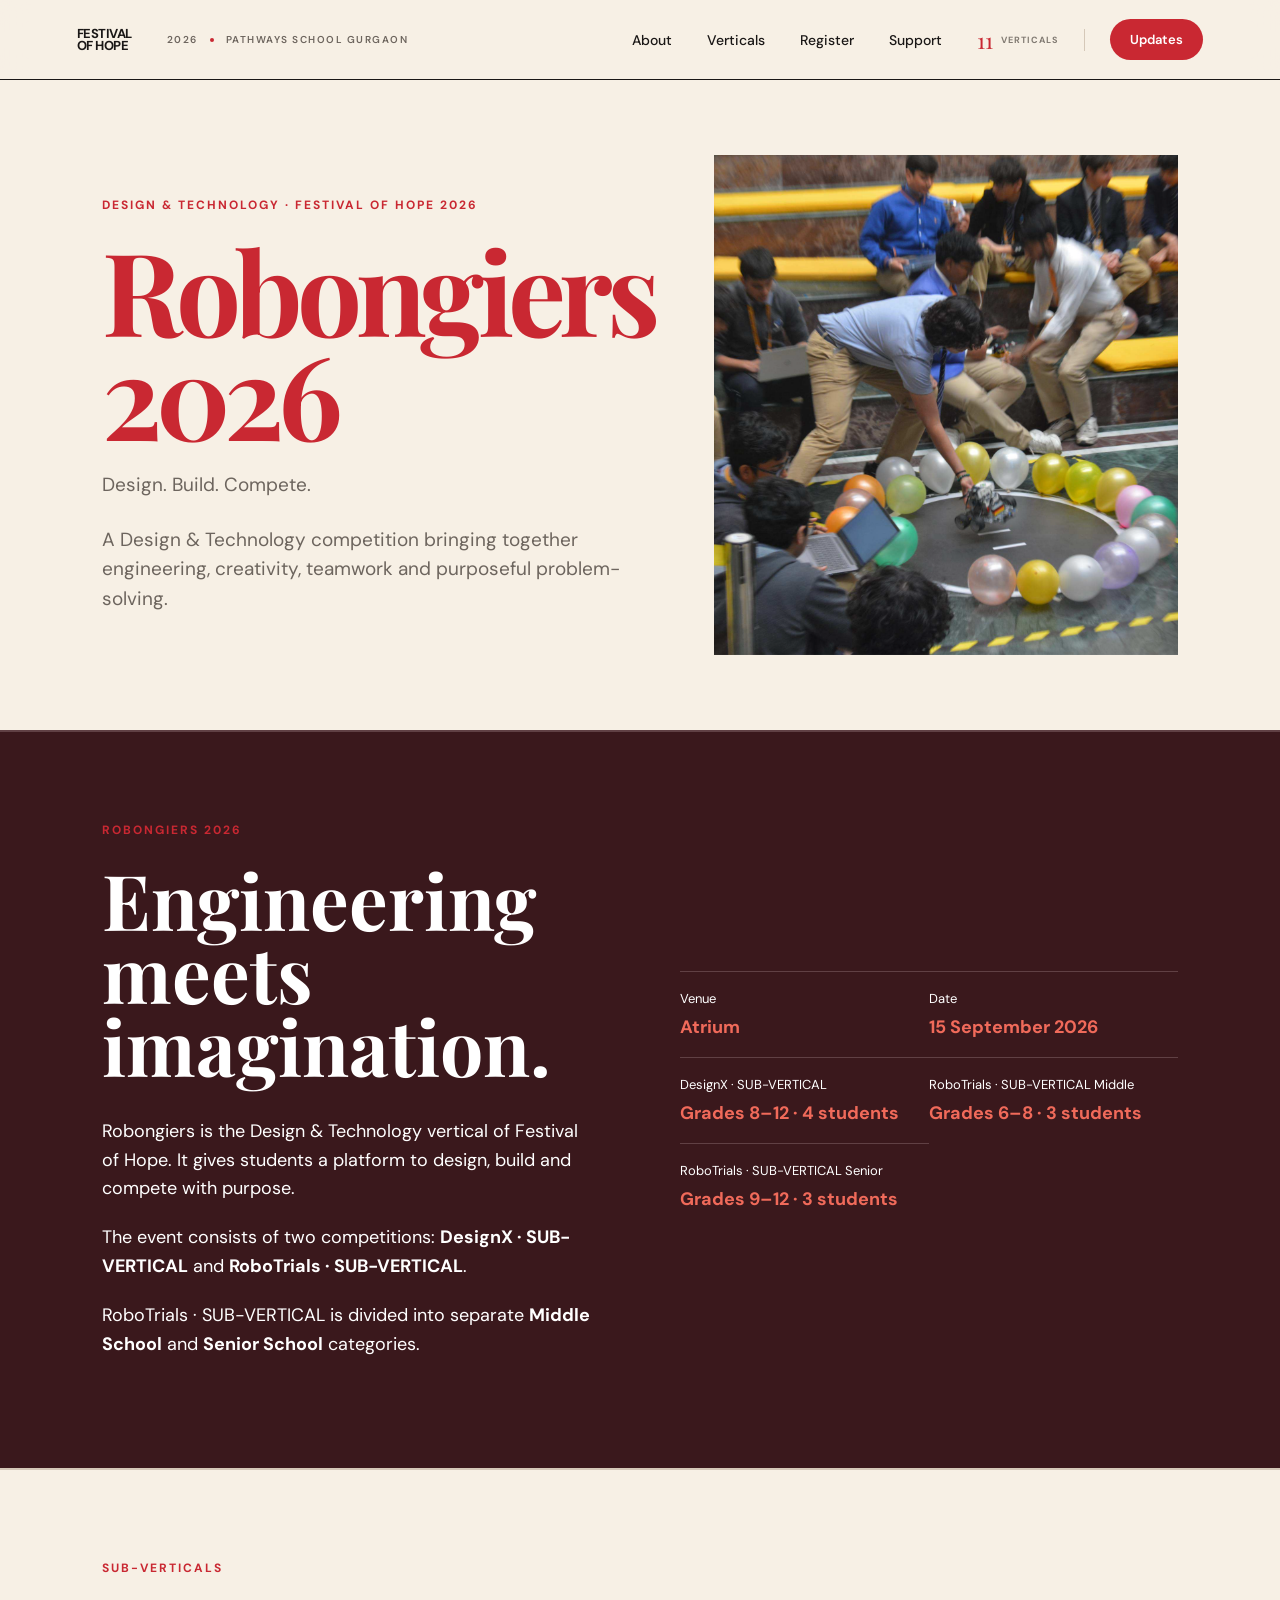
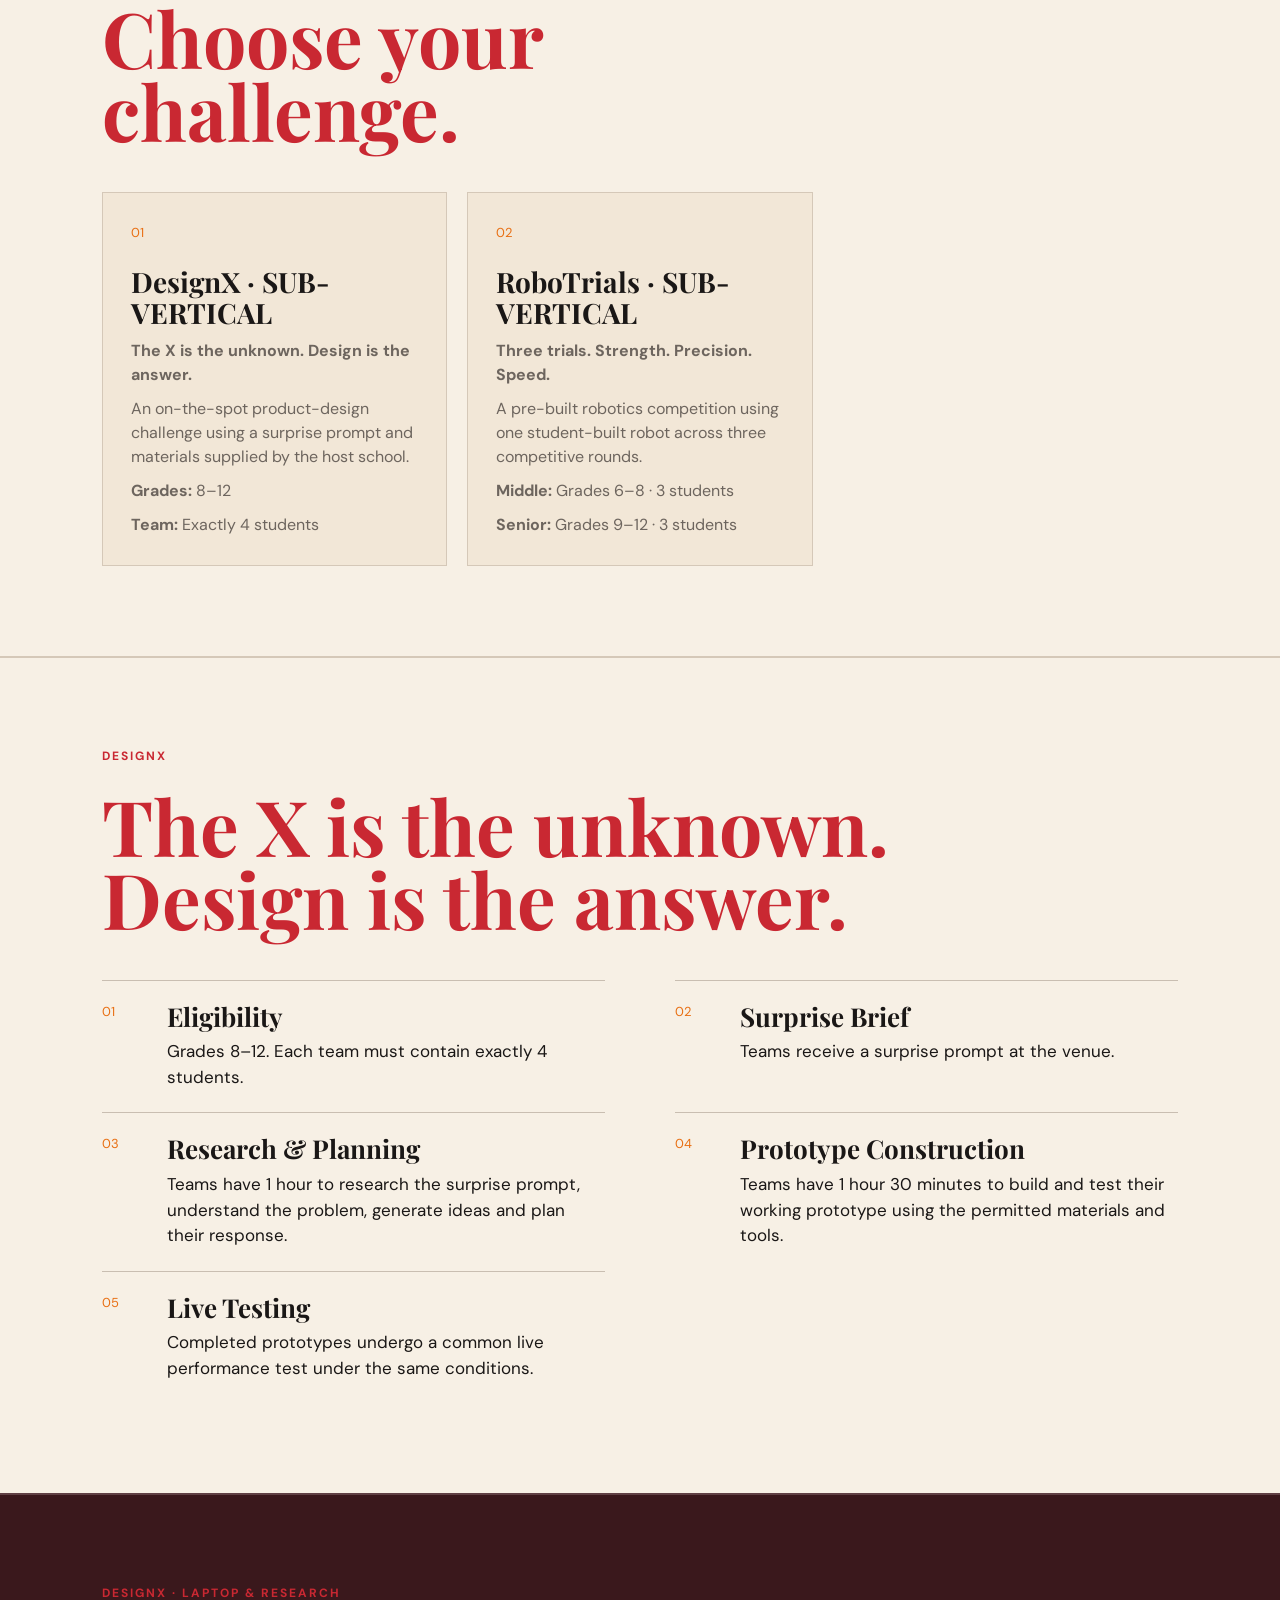
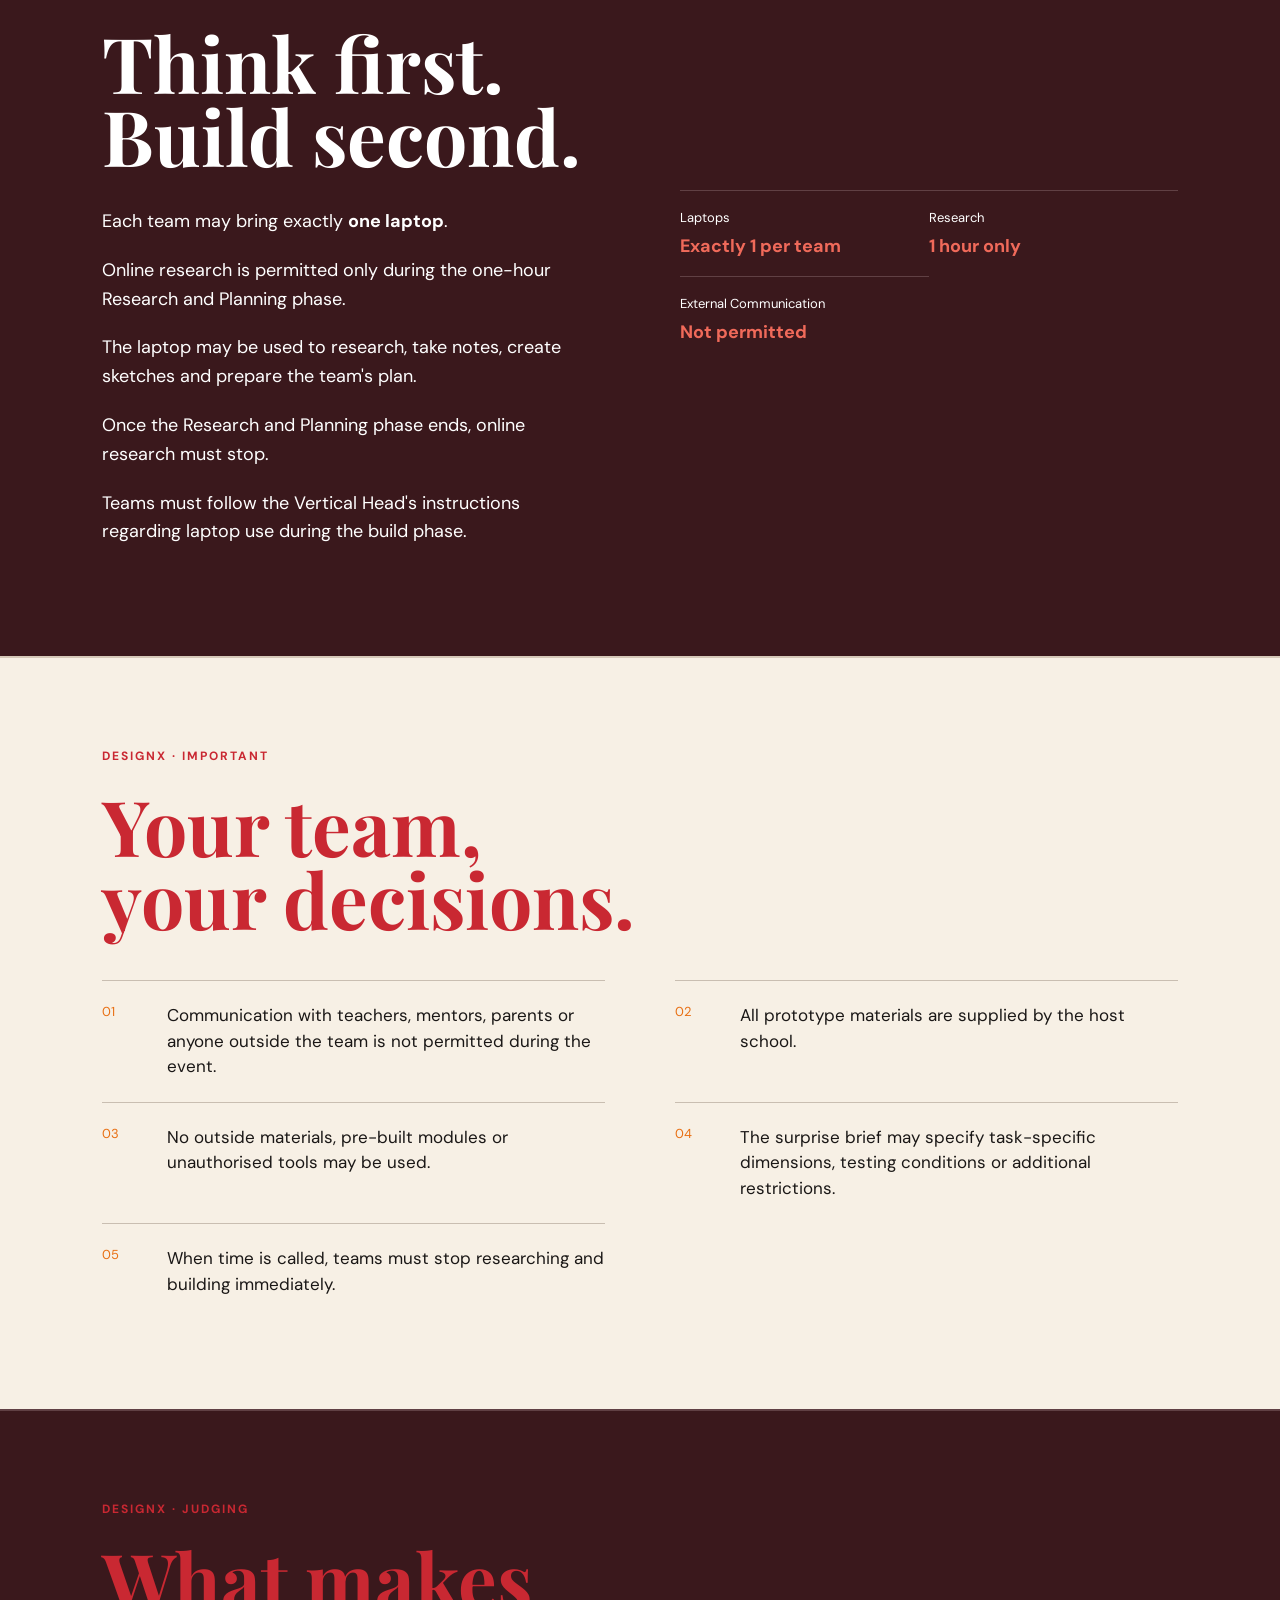
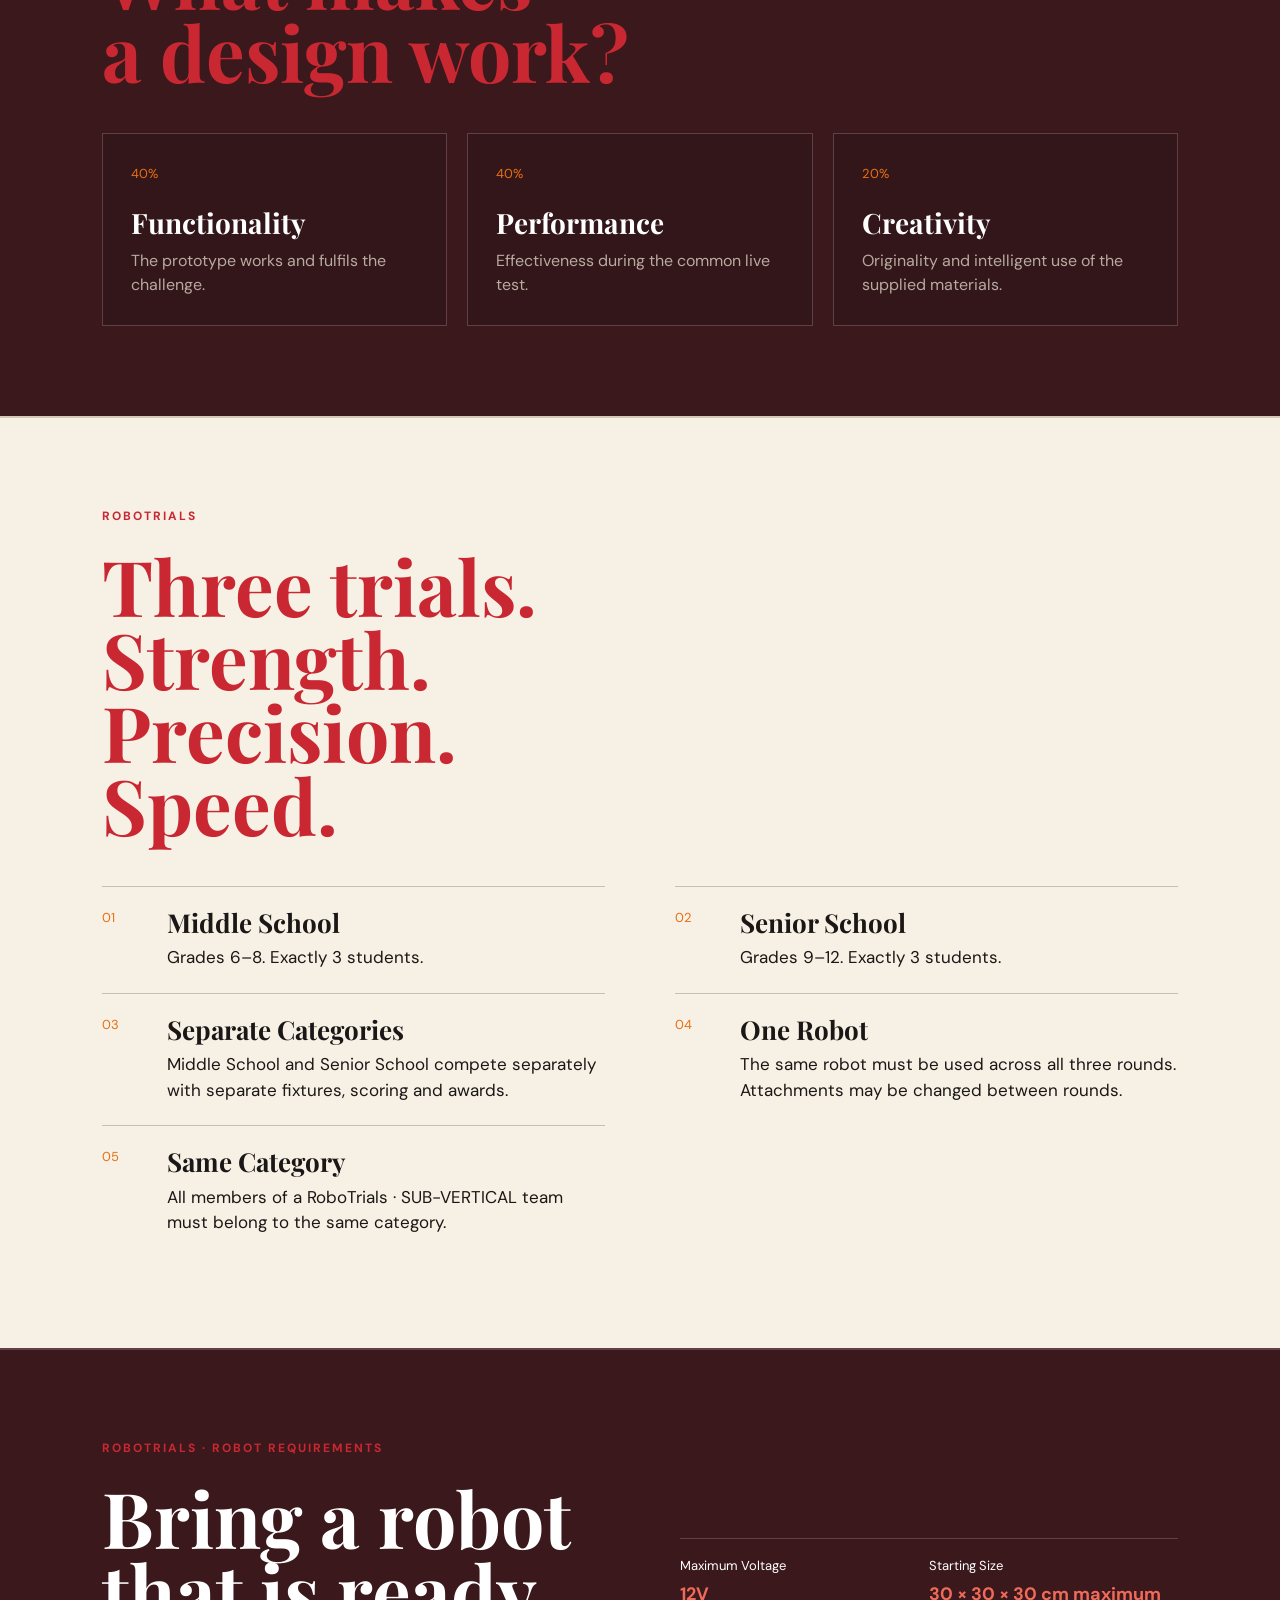
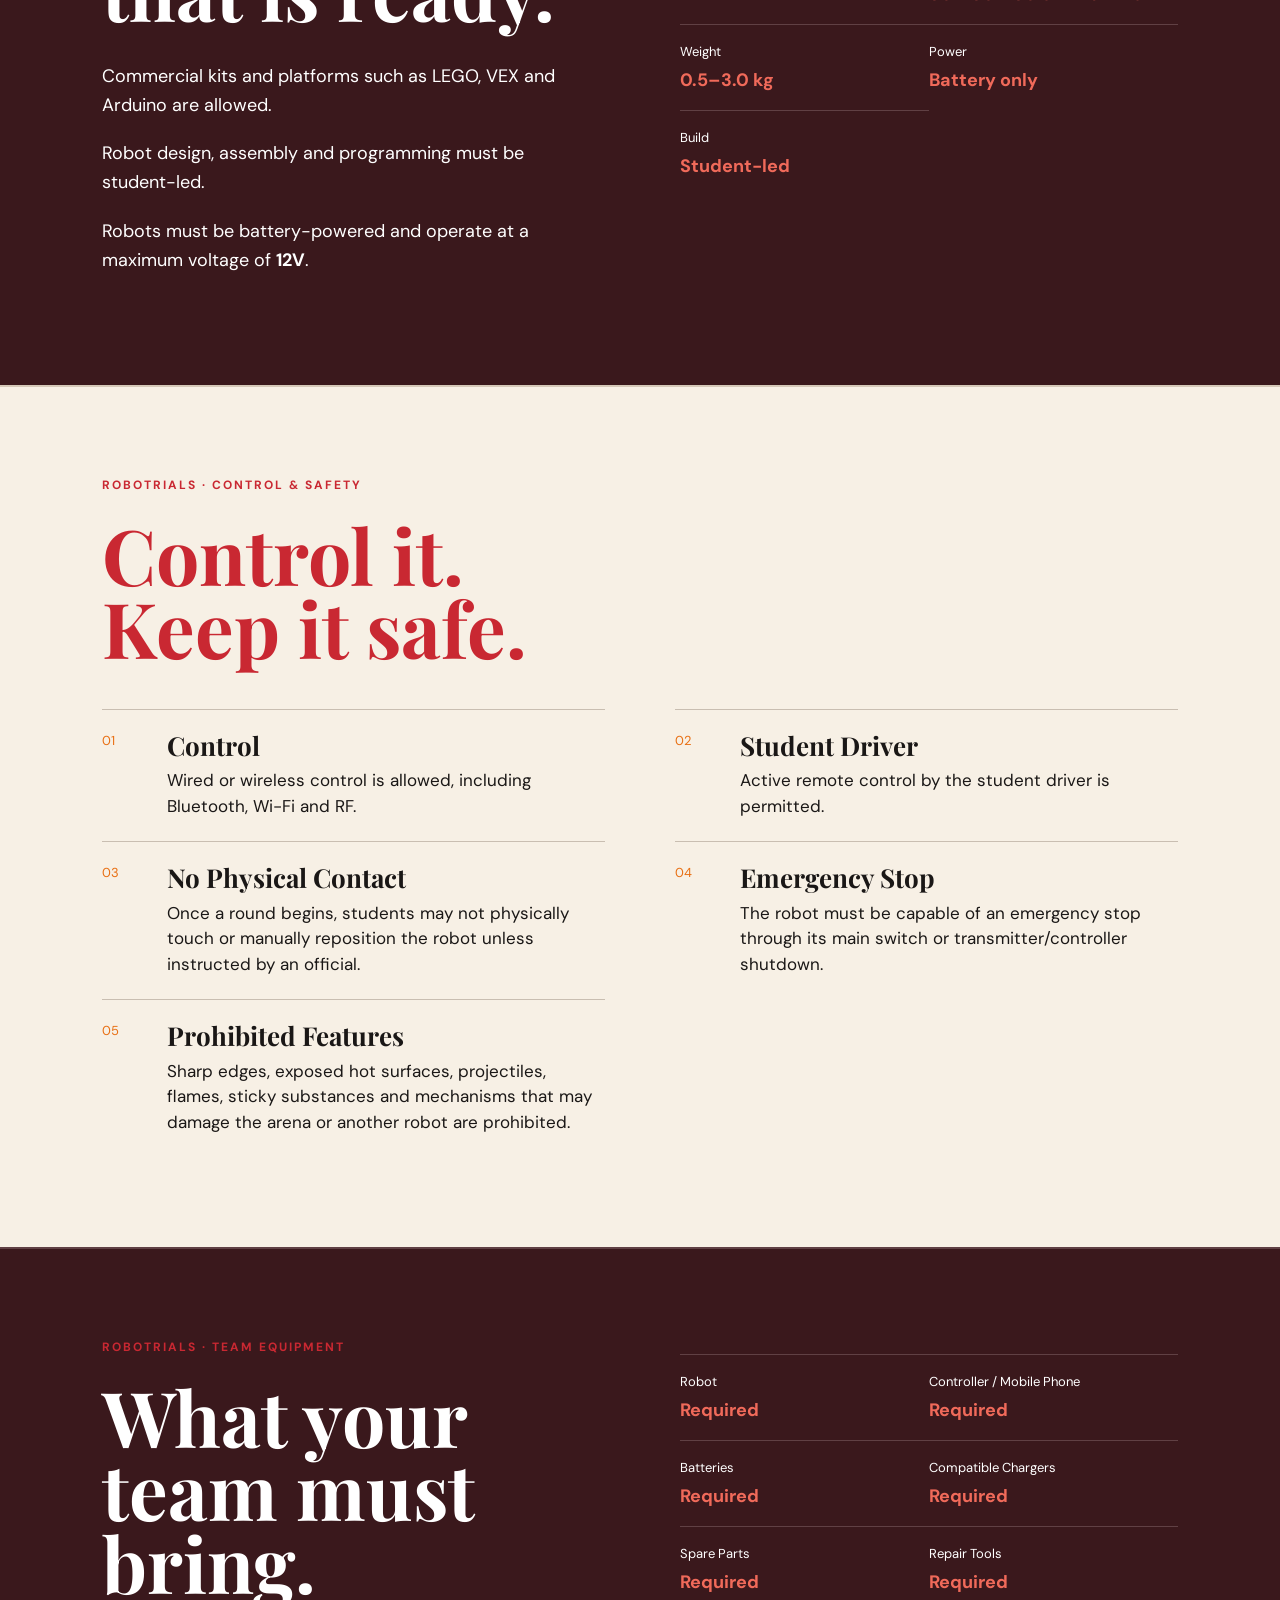
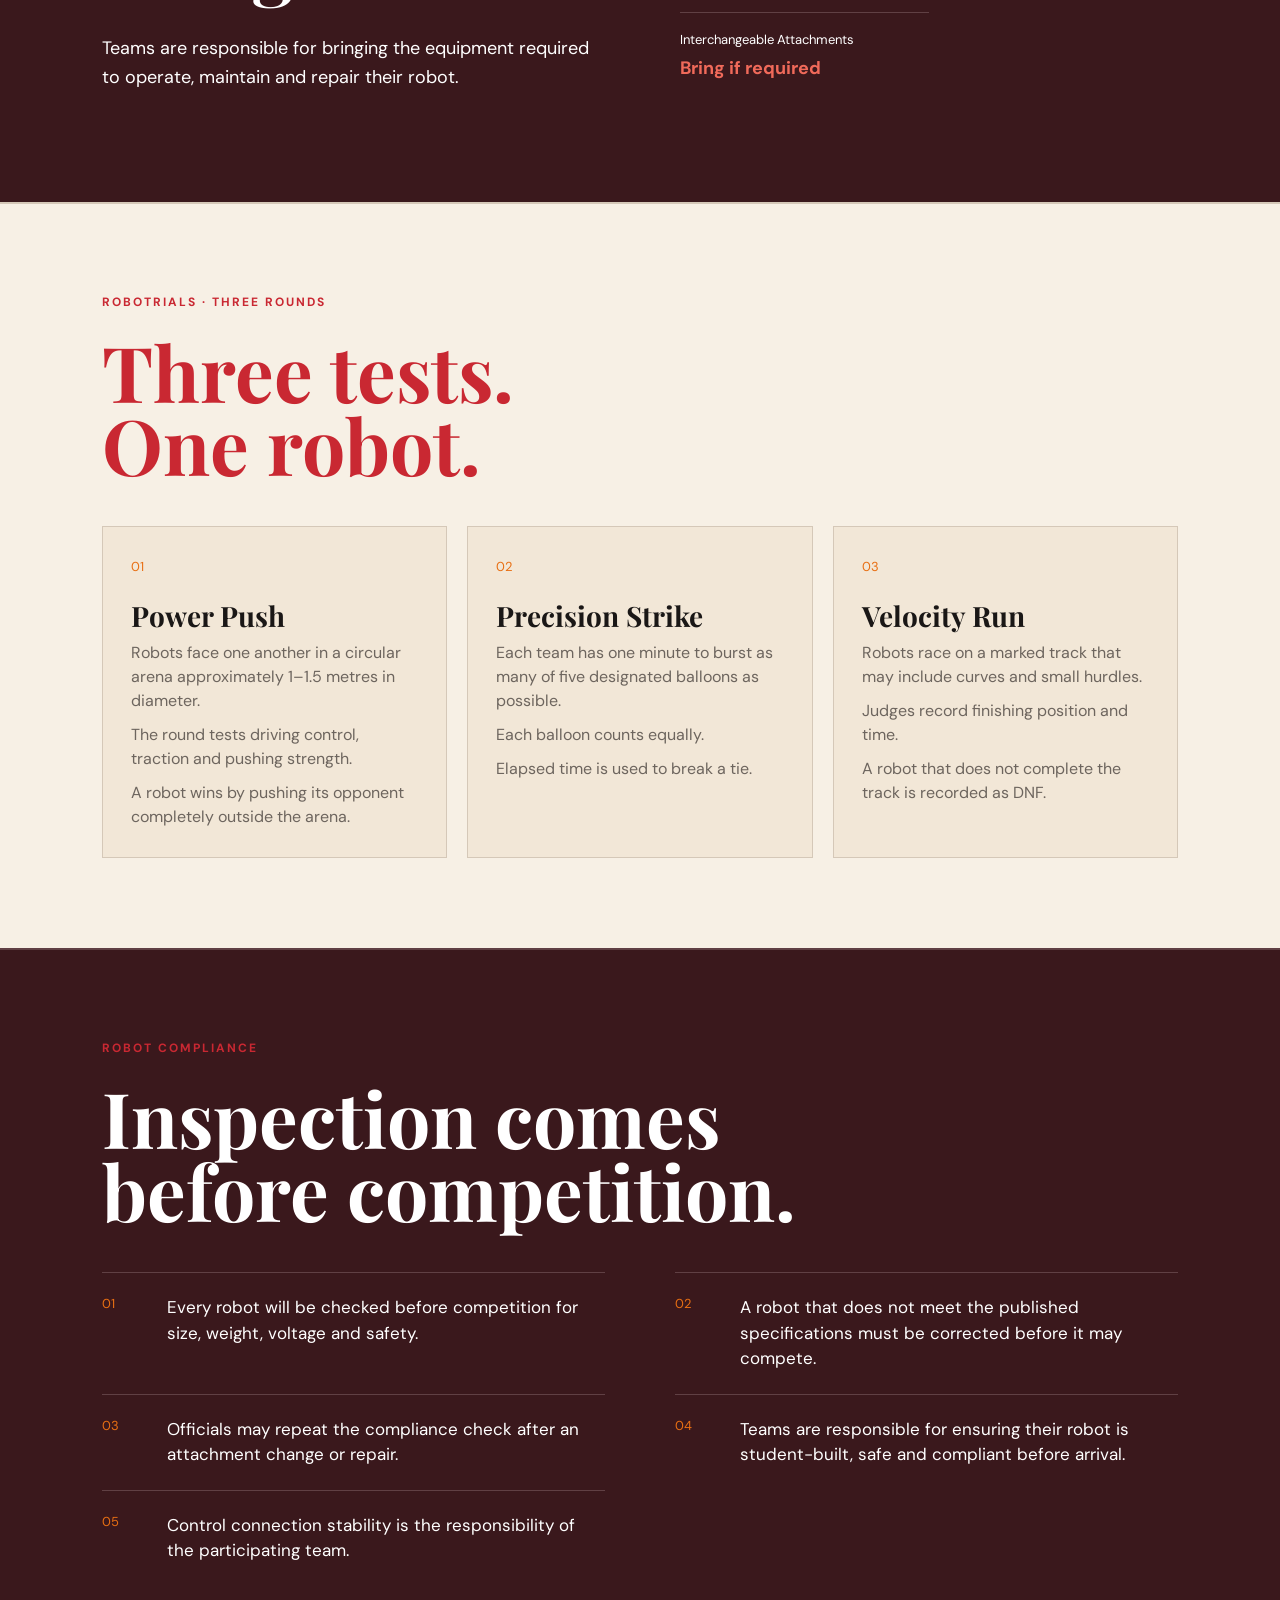
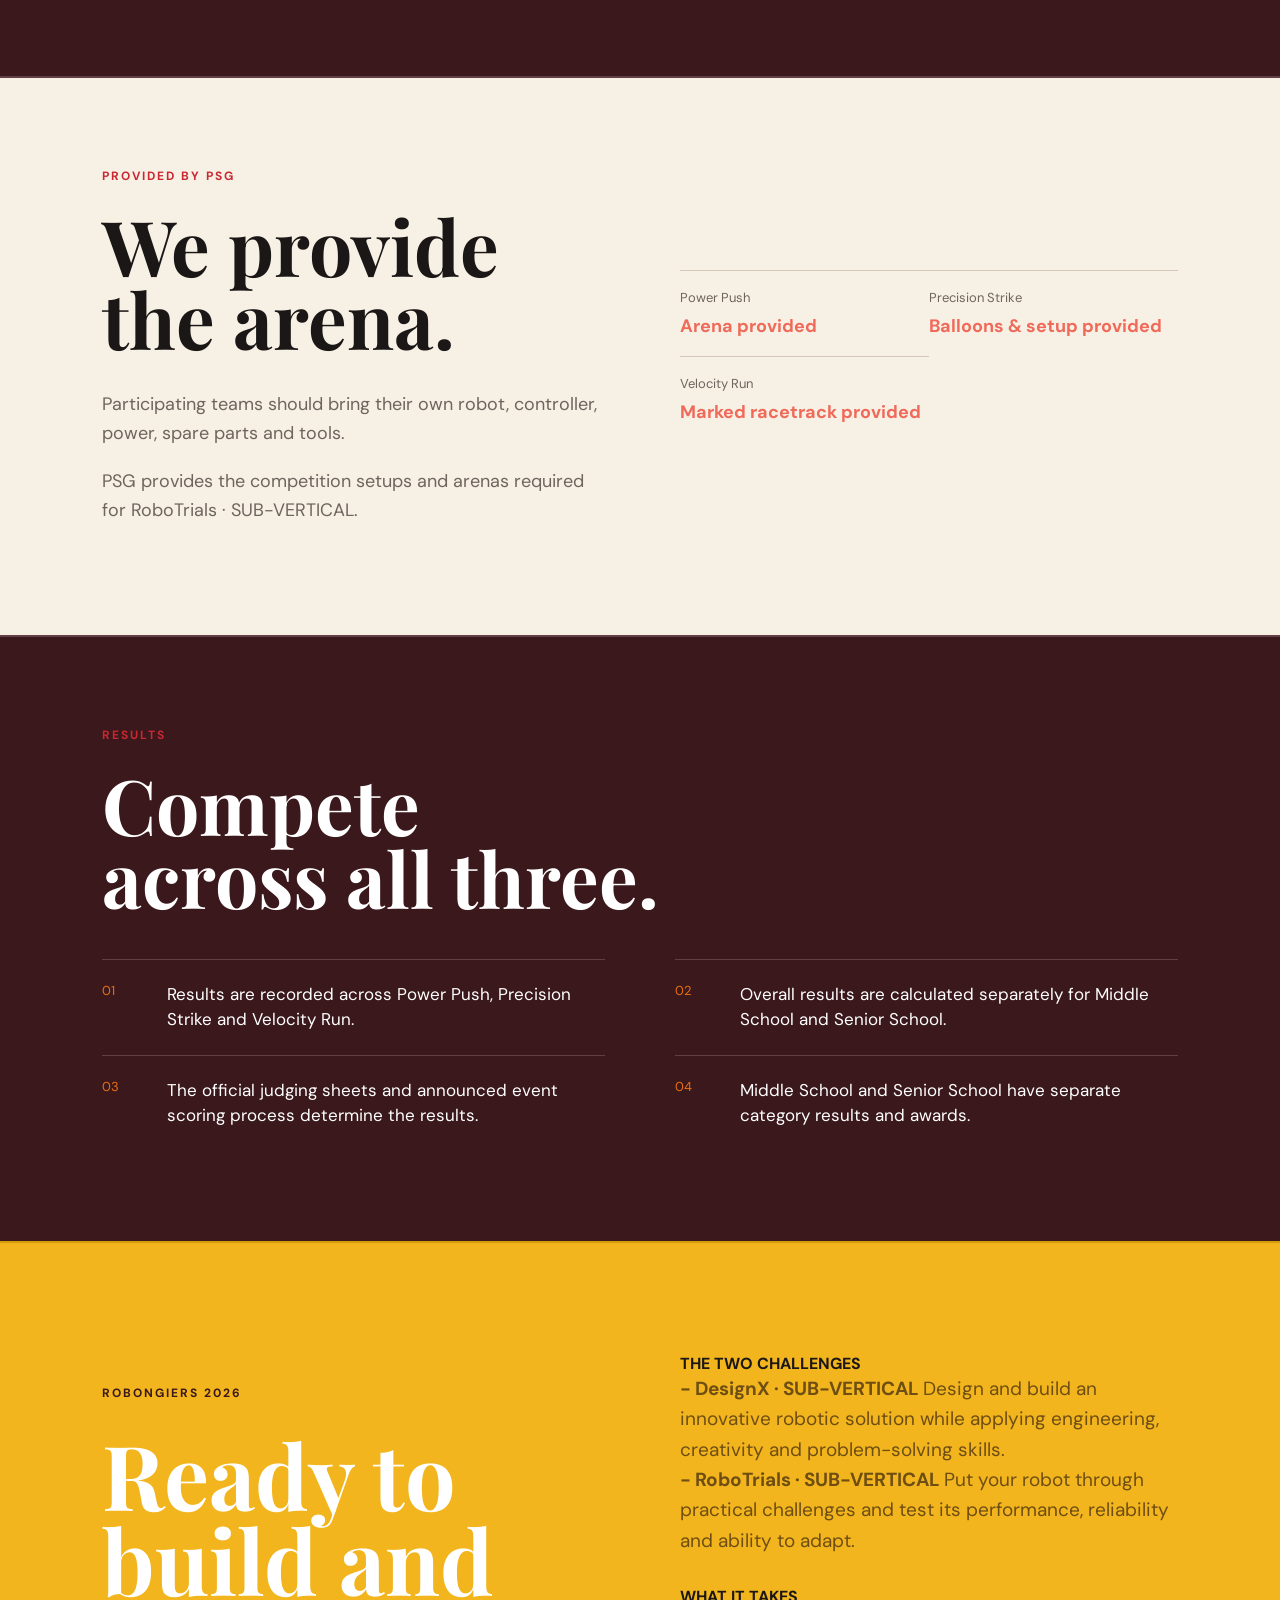
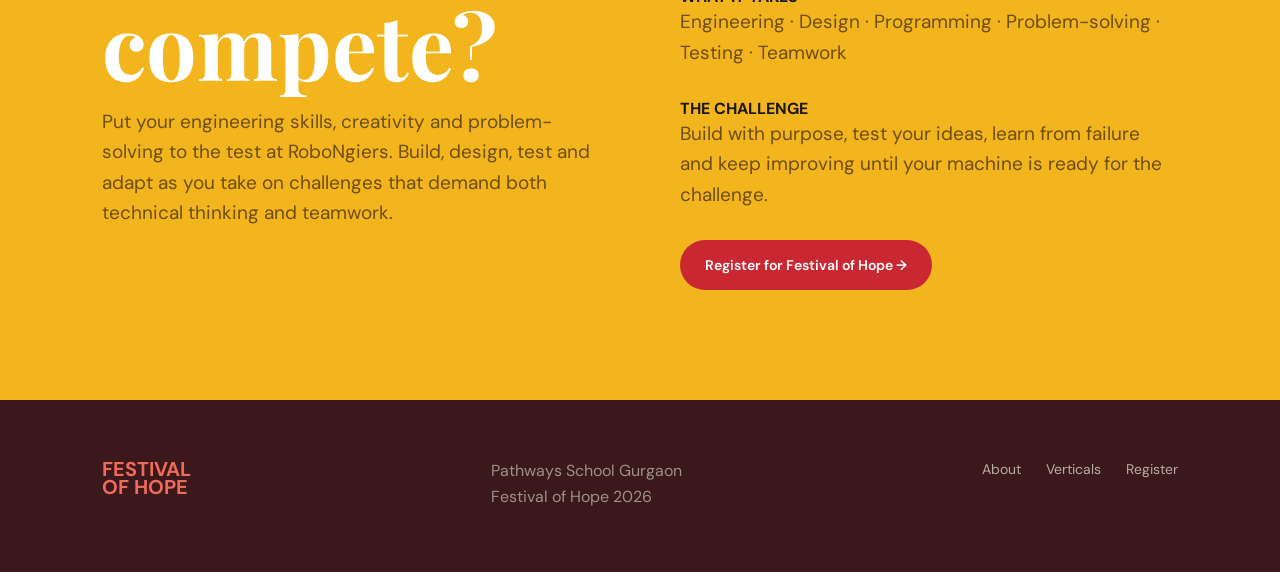
<file: events/robongiers.html>
<!DOCTYPE html>
<html lang="en">

<head>

    <meta charset="UTF-8">

    <meta
        name="viewport"
        content="width=device-width, initial-scale=1.0"
    >

    <title>Robongiers 2026 | Festival of Hope</title>

    <link
        rel="stylesheet"
        href="../style.css"
    >

</head>


<body>


    <!-- =========================
         NAVIGATION
    ========================== -->

    <header class="navbar">

        <a href="../index.html" class="logo">
            FESTIVAL<br>
            OF HOPE
        </a>


        <div class="nav-info">

            <span>
                2026
            </span>

            <span class="nav-divider"></span>

            <span>
                PATHWAYS SCHOOL GURGAON
            </span>

        </div>


        <nav>

            <a href="../index.html#about">
                About
            </a>

            <a href="../index.html#events">
                Verticals
            </a>

            <a href="../index.html#register">
                Register
            </a>

            <a href="../support.html">
                Support
            </a>

        </nav>


        <div class="nav-event-count">

            <span class="count-number">
                11
            </span>

            <span class="count-label">
                VERTICALS
            </span>

        </div>


        <a
            href="../updates.html"
            class="nav-button"
        >
            Updates
        </a>

    </header>



    <main class="event-page">


        <!-- =========================
             HERO
        ========================== -->

        <section class="event-hero">

            <div>

                <p class="eyebrow">
                    DESIGN & TECHNOLOGY · FESTIVAL OF HOPE 2026
                </p>


                <h1>
                    Robongiers<br>
                    2026
                </h1>


                <p class="event-intro">
                    Design. Build. Compete.
                </p>


                <p class="event-intro">
                    A Design & Technology competition bringing
                    together engineering, creativity, teamwork
                    and purposeful problem-solving.
                </p>

            </div>


            <div class="event-image">

                <img
                    src="../assets/images/robongiers.jpg"
                    alt="Robongiers 2026"
                >

            </div>

        </section>



        <!-- =========================
             01 — OVERVIEW
        ========================== -->

        <section class="event-information panel-dark">

            <div class="event-description">

                <p class="eyebrow">
                    ROBONGIERS 2026
                </p>


                <h2>
                    Engineering<br>
                    meets imagination.
                </h2>


                <p>
                    Robongiers is the Design & Technology vertical
                    of Festival of Hope. It gives students a platform
                    to design, build and compete with purpose.
                </p>


                <p>
                    The event consists of two competitions:
                    <strong>DesignX · SUB-VERTICAL</strong> and
                    <strong>RoboTrials · SUB-VERTICAL</strong>.
                </p>


                <p>
                    RoboTrials · SUB-VERTICAL is divided into separate
                    <strong>Middle School</strong> and
                    <strong>Senior School</strong> categories.
                </p>

            </div>


            <div class="event-details">

                <div class="detail">
                    <span>Venue</span>
                    <strong>Atrium</strong>
                </div>


                <div class="detail">
                    <span>Date</span>
                    <strong>15 September 2026</strong>
                </div>

                <div class="detail">
                    <span>DesignX · SUB-VERTICAL</span>
                    <strong>Grades 8–12 · 4 students</strong>
                </div>


                <div class="detail">
                    <span>RoboTrials · SUB-VERTICAL Middle</span>
                    <strong>Grades 6–8 · 3 students</strong>
                </div>


                <div class="detail">
                    <span>RoboTrials · SUB-VERTICAL Senior</span>
                    <strong>Grades 9–12 · 3 students</strong>
                </div>

            </div>

        </section>



        <!-- =========================
             02 — COMPETITIONS
        ========================== -->

        <section class="event-criteria panel-light">

            <p class="eyebrow">
                SUB-VERTICALS
            </p>


            <h2>
                Choose your<br>
                challenge.
            </h2>


            <div class="criteria-grid">


                <div class="criteria-card">

                    <span>
                        01
                    </span>


                    <h3>
                        DesignX · SUB-VERTICAL
                    </h3>


                    <p>
                        <strong>
                            The X is the unknown. Design is the answer.
                        </strong>
                    </p>


                    <p>
                        An on-the-spot product-design challenge
                        using a surprise prompt and materials
                        supplied by the host school.
                    </p>


                    <p>
                        <strong>Grades:</strong>
                        8–12
                    </p>


                    <p>
                        <strong>Team:</strong>
                        Exactly 4 students
                    </p>

                </div>



                <div class="criteria-card">

                    <span>
                        02
                    </span>


                    <h3>
                        RoboTrials · SUB-VERTICAL
                    </h3>


                    <p>
                        <strong>
                            Three trials. Strength. Precision. Speed.
                        </strong>
                    </p>


                    <p>
                        A pre-built robotics competition using
                        one student-built robot across three
                        competitive rounds.
                    </p>


                    <p>
                        <strong>Middle:</strong>
                        Grades 6–8 · 3 students
                    </p>


                    <p>
                        <strong>Senior:</strong>
                        Grades 9–12 · 3 students
                    </p>

                </div>

            </div>

        </section>



        <!-- =========================
             03 — DESIGNX
        ========================== -->

        <section class="event-rules panel-light">

            <p class="eyebrow">
                DESIGNX
            </p>


            <h2>
                The X is the unknown.<br>
                Design is the answer.
            </h2>


            <div class="rules-list">


                <div>

                    <span>01</span>

                    <div>

                        <h3>
                            Eligibility
                        </h3>

                        <p>
                            Grades 8–12. Each team must contain
                            exactly 4 students.
                        </p>

                    </div>

                </div>


                <div>

                    <span>02</span>

                    <div>

                        <h3>
                            Surprise Brief
                        </h3>

                        <p>
                            Teams receive a surprise prompt
                            at the venue.
                        </p>

                    </div>

                </div>


                <div>

                    <span>03</span>

                    <div>

                        <h3>
                            Research & Planning
                        </h3>

                        <p>
                            Teams have 1 hour to research the
                            surprise prompt, understand the
                            problem, generate ideas and plan
                            their response.
                        </p>

                    </div>

                </div>


                <div>

                    <span>04</span>

                    <div>

                        <h3>
                            Prototype Construction
                        </h3>

                        <p>
                            Teams have 1 hour 30 minutes to build
                            and test their working prototype using
                            the permitted materials and tools.
                        </p>

                    </div>

                </div>


                <div>

                    <span>05</span>

                    <div>

                        <h3>
                            Live Testing
                        </h3>

                        <p>
                            Completed prototypes undergo a common
                            live performance test under the same
                            conditions.
                        </p>

                    </div>

                </div>

            </div>

        </section>



        <!-- =========================
             04 — DESIGNX LAPTOP
        ========================== -->

        <section class="event-information panel-dark">

            <div class="event-description">

                <p class="eyebrow">
                    DESIGNX · LAPTOP & RESEARCH
                </p>


                <h2>
                    Think first.<br>
                    Build second.
                </h2>


                <p>
                    Each team may bring exactly
                    <strong>one laptop</strong>.
                </p>


                <p>
                    Online research is permitted only during
                    the one-hour Research and Planning phase.
                </p>


                <p>
                    The laptop may be used to research,
                    take notes, create sketches and prepare
                    the team's plan.
                </p>


                <p>
                    Once the Research and Planning phase ends,
                    online research must stop.
                </p>


                <p>
                    Teams must follow the Vertical Head's
                    instructions regarding laptop use
                    during the build phase.
                </p>

            </div>


            <div class="event-details">

                <div class="detail">
                    <span>
                        Laptops
                    </span>

                    <strong>
                        Exactly 1 per team
                    </strong>
                </div>


                <div class="detail">
                    <span>
                        Research
                    </span>

                    <strong>
                        1 hour only
                    </strong>
                </div>


                <div class="detail">
                    <span>
                        External Communication
                    </span>

                    <strong>
                        Not permitted
                    </strong>
                </div>

            </div>

        </section>



        <!-- =========================
             05 — DESIGNX IMPORTANT
        ========================== -->

        <section class="event-rules panel-light">

            <p class="eyebrow">
                DESIGNX · IMPORTANT
            </p>


            <h2>
                Your team,<br>
                your decisions.
            </h2>


            <div class="rules-list">


                <div>
                    <span>01</span>

                    <p>
                        Communication with teachers, mentors,
                        parents or anyone outside the team is
                        not permitted during the event.
                    </p>
                </div>


                <div>
                    <span>02</span>

                    <p>
                        All prototype materials are supplied
                        by the host school.
                    </p>
                </div>


                <div>
                    <span>03</span>

                    <p>
                        No outside materials, pre-built modules
                        or unauthorised tools may be used.
                    </p>
                </div>


                <div>
                    <span>04</span>

                    <p>
                        The surprise brief may specify
                        task-specific dimensions, testing
                        conditions or additional restrictions.
                    </p>
                </div>


                <div>
                    <span>05</span>

                    <p>
                        When time is called, teams must stop
                        researching and building immediately.
                    </p>
                </div>

            </div>

        </section>



        <!-- =========================
             06 — DESIGNX JUDGING
        ========================== -->

        <section class="event-criteria panel-dark">

            <p class="eyebrow">
                DESIGNX · JUDGING
            </p>


            <h2>
                What makes<br>
                a design work?
            </h2>


            <div class="criteria-grid">


                <div class="criteria-card">

                    <span>
                        40%
                    </span>


                    <h3>
                        Functionality
                    </h3>


                    <p>
                        The prototype works and fulfils
                        the challenge.
                    </p>

                </div>


                <div class="criteria-card">

                    <span>
                        40%
                    </span>


                    <h3>
                        Performance
                    </h3>


                    <p>
                        Effectiveness during the common
                        live test.
                    </p>

                </div>


                <div class="criteria-card">

                    <span>
                        20%
                    </span>


                    <h3>
                        Creativity
                    </h3>


                    <p>
                        Originality and intelligent use
                        of the supplied materials.
                    </p>

                </div>

            </div>

        </section>



        <!-- =========================
             07 — ROBOTRIALS
        ========================== -->

        <section class="event-rules panel-light">

            <p class="eyebrow">
                ROBOTRIALS
            </p>


            <h2>
                Three trials.<br>
                Strength.<br>
                Precision.<br>
                Speed.
            </h2>


            <div class="rules-list">


                <div>

                    <span>01</span>

                    <div>

                        <h3>
                            Middle School
                        </h3>

                        <p>
                            Grades 6–8. Exactly 3 students.
                        </p>

                    </div>

                </div>


                <div>

                    <span>02</span>

                    <div>

                        <h3>
                            Senior School
                        </h3>

                        <p>
                            Grades 9–12. Exactly 3 students.
                        </p>

                    </div>

                </div>


                <div>

                    <span>03</span>

                    <div>

                        <h3>
                            Separate Categories
                        </h3>

                        <p>
                            Middle School and Senior School
                            compete separately with separate
                            fixtures, scoring and awards.
                        </p>

                    </div>

                </div>


                <div>

                    <span>04</span>

                    <div>

                        <h3>
                            One Robot
                        </h3>

                        <p>
                            The same robot must be used across
                            all three rounds. Attachments may
                            be changed between rounds.
                        </p>

                    </div>

                </div>


                <div>

                    <span>05</span>

                    <div>

                        <h3>
                            Same Category
                        </h3>

                        <p>
                            All members of a RoboTrials · SUB-VERTICAL team
                            must belong to the same category.
                        </p>

                    </div>

                </div>

            </div>

        </section>



        <!-- =========================
             08 — ROBOT SPECIFICATIONS
        ========================== -->

        <section class="event-information panel-dark">

            <div class="event-description">

                <p class="eyebrow">
                    ROBOTRIALS · ROBOT REQUIREMENTS
                </p>


                <h2>
                    Bring a robot<br>
                    that is ready.
                </h2>


                <p>
                    Commercial kits and platforms such as
                    LEGO, VEX and Arduino are allowed.
                </p>


                <p>
                    Robot design, assembly and programming
                    must be student-led.
                </p>


                <p>
                    Robots must be battery-powered and operate
                    at a maximum voltage of <strong>12V</strong>.
                </p>

            </div>


            <div class="event-details">

                <div class="detail">
                    <span>
                        Maximum Voltage
                    </span>

                    <strong>
                        12V
                    </strong>
                </div>


                <div class="detail">
                    <span>
                        Starting Size
                    </span>

                    <strong>
                        30 × 30 × 30 cm maximum
                    </strong>
                </div>


                <div class="detail">
                    <span>
                        Weight
                    </span>

                    <strong>
                        0.5–3.0 kg
                    </strong>
                </div>


                <div class="detail">
                    <span>
                        Power
                    </span>

                    <strong>
                        Battery only
                    </strong>
                </div>


                <div class="detail">
                    <span>
                        Build
                    </span>

                    <strong>
                        Student-led
                    </strong>
                </div>

            </div>

        </section>



        <!-- =========================
             09 — CONTROL & SAFETY
        ========================== -->

        <section class="event-rules panel-light">

            <p class="eyebrow">
                ROBOTRIALS · CONTROL & SAFETY
            </p>


            <h2>
                Control it.<br>
                Keep it safe.
            </h2>


            <div class="rules-list">


                <div>

                    <span>01</span>

                    <div>

                        <h3>
                            Control
                        </h3>

                        <p>
                            Wired or wireless control is allowed,
                            including Bluetooth, Wi-Fi and RF.
                        </p>

                    </div>

                </div>


                <div>

                    <span>02</span>

                    <div>

                        <h3>
                            Student Driver
                        </h3>

                        <p>
                            Active remote control by the student
                            driver is permitted.
                        </p>

                    </div>

                </div>


                <div>

                    <span>03</span>

                    <div>

                        <h3>
                            No Physical Contact
                        </h3>

                        <p>
                            Once a round begins, students may not
                            physically touch or manually reposition
                            the robot unless instructed by an official.
                        </p>

                    </div>

                </div>


                <div>

                    <span>04</span>

                    <div>

                        <h3>
                            Emergency Stop
                        </h3>

                        <p>
                            The robot must be capable of an emergency
                            stop through its main switch or
                            transmitter/controller shutdown.
                        </p>

                    </div>

                </div>


                <div>

                    <span>05</span>

                    <div>

                        <h3>
                            Prohibited Features
                        </h3>

                        <p>
                            Sharp edges, exposed hot surfaces,
                            projectiles, flames, sticky substances
                            and mechanisms that may damage the
                            arena or another robot are prohibited.
                        </p>

                    </div>

                </div>

            </div>

        </section>



        <!-- =========================
             10 — TEAM EQUIPMENT
        ========================== -->

        <section class="event-information panel-dark">

            <div class="event-description">

                <p class="eyebrow">
                    ROBOTRIALS · TEAM EQUIPMENT
                </p>


                <h2>
                    What your<br>
                    team must bring.
                </h2>


                <p>
                    Teams are responsible for bringing the
                    equipment required to operate, maintain
                    and repair their robot.
                </p>

            </div>


            <div class="event-details">

                <div class="detail">
                    <span>
                        Robot
                    </span>

                    <strong>
                        Required
                    </strong>
                </div>


                <div class="detail">
                    <span>
                        Controller / Mobile Phone
                    </span>

                    <strong>
                        Required
                    </strong>
                </div>


                <div class="detail">
                    <span>
                        Batteries
                    </span>

                    <strong>
                        Required
                    </strong>
                </div>


                <div class="detail">
                    <span>
                        Compatible Chargers
                    </span>

                    <strong>
                        Required
                    </strong>
                </div>


                <div class="detail">
                    <span>
                        Spare Parts
                    </span>

                    <strong>
                        Required
                    </strong>
                </div>


                <div class="detail">
                    <span>
                        Repair Tools
                    </span>

                    <strong>
                        Required
                    </strong>
                </div>


                <div class="detail">
                    <span>
                        Interchangeable Attachments
                    </span>

                    <strong>
                        Bring if required
                    </strong>
                </div>

            </div>

        </section>



        <!-- =========================
             11 — THREE ROUNDS
        ========================== -->

        <section class="event-criteria panel-light">

            <p class="eyebrow">
                ROBOTRIALS · THREE ROUNDS
            </p>


            <h2>
                Three tests.<br>
                One robot.
            </h2>


            <div class="criteria-grid">


                <div class="criteria-card">

                    <span>
                        01
                    </span>


                    <h3>
                        Power Push
                    </h3>


                    <p>
                        Robots face one another in a circular
                        arena approximately 1–1.5 metres in
                        diameter.
                    </p>


                    <p>
                        The round tests driving control,
                        traction and pushing strength.
                    </p>


                    <p>
                        A robot wins by pushing its opponent
                        completely outside the arena.
                    </p>

                </div>



                <div class="criteria-card">

                    <span>
                        02
                    </span>


                    <h3>
                        Precision Strike
                    </h3>


                    <p>
                        Each team has one minute to burst as
                        many of five designated balloons as
                        possible.
                    </p>


                    <p>
                        Each balloon counts equally.
                    </p>


                    <p>
                        Elapsed time is used to break a tie.
                    </p>

                </div>



                <div class="criteria-card">

                    <span>
                        03
                    </span>


                    <h3>
                        Velocity Run
                    </h3>


                    <p>
                        Robots race on a marked track that may
                        include curves and small hurdles.
                    </p>


                    <p>
                        Judges record finishing position and time.
                    </p>


                    <p>
                        A robot that does not complete the track
                        is recorded as DNF.
                    </p>

                </div>

            </div>

        </section>



        <!-- =========================
             12 — COMPLIANCE
        ========================== -->

        <section class="event-rules panel-dark">

            <p class="eyebrow">
                ROBOT COMPLIANCE
            </p>


            <h2>
                Inspection comes<br>
                before competition.
            </h2>


            <div class="rules-list">


                <div>

                    <span>01</span>

                    <p>
                        Every robot will be checked before
                        competition for size, weight, voltage
                        and safety.
                    </p>

                </div>


                <div>

                    <span>02</span>

                    <p>
                        A robot that does not meet the published
                        specifications must be corrected before
                        it may compete.
                    </p>

                </div>


                <div>

                    <span>03</span>

                    <p>
                        Officials may repeat the compliance check
                        after an attachment change or repair.
                    </p>

                </div>


                <div>

                    <span>04</span>

                    <p>
                        Teams are responsible for ensuring their
                        robot is student-built, safe and compliant
                        before arrival.
                    </p>

                </div>


                <div>

                    <span>05</span>

                    <p>
                        Control connection stability is the
                        responsibility of the participating team.
                    </p>

                </div>

            </div>

        </section>



        <!-- =========================
             13 — PSG PROVIDES
        ========================== -->

        <section class="event-information panel-light">

            <div class="event-description">

                <p class="eyebrow">
                    PROVIDED BY PSG
                </p>


                <h2>
                    We provide<br>
                    the arena.
                </h2>


                <p>
                    Participating teams should bring their
                    own robot, controller, power, spare parts
                    and tools.
                </p>


                <p>
                    PSG provides the competition setups and
                    arenas required for RoboTrials · SUB-VERTICAL.
                </p>

            </div>


            <div class="event-details">

                <div class="detail">
                    <span>
                        Power Push
                    </span>

                    <strong>
                        Arena provided
                    </strong>
                </div>


                <div class="detail">
                    <span>
                        Precision Strike
                    </span>

                    <strong>
                        Balloons & setup provided
                    </strong>
                </div>


                <div class="detail">
                    <span>
                        Velocity Run
                    </span>

                    <strong>
                        Marked racetrack provided
                    </strong>
                </div>

            </div>

        </section>



        <!-- =========================
             14 — RESULTS
        ========================== -->

        <section class="event-rules panel-dark">

            <p class="eyebrow">
                RESULTS
            </p>


            <h2>
                Compete<br>
                across all three.
            </h2>


            <div class="rules-list">


                <div>

                    <span>01</span>

                    <p>
                        Results are recorded across Power Push,
                        Precision Strike and Velocity Run.
                    </p>

                </div>


                <div>

                    <span>02</span>

                    <p>
                        Overall results are calculated separately
                        for Middle School and Senior School.
                    </p>

                </div>


                <div>

                    <span>03</span>

                    <p>
                        The official judging sheets and announced
                        event scoring process determine the results.
                    </p>

                </div>


                <div>

                    <span>04</span>

                    <p>
                        Middle School and Senior School have
                        separate category results and awards.
                    </p>

                </div>

            </div>

        </section>


        <!-- =========================
             REGISTRATION
        ========================== -->

        <section class="event-register panel-gold">

            <div>

                <p class="eyebrow">
                    ROBONGIERS 2026
                </p>

                <h2>
                    Ready to<br>
                    build and compete?
                </h2>

                <br>

                <p class="event-register-description">
                    Put your engineering skills, creativity and
                    problem-solving to the test at RoboNgiers.
                    Build, design, test and adapt as you take
                    on challenges that demand both technical
                    thinking and teamwork.
                </p>

            </div>


            <div class="event-register-right">

                <div class="registration-block">

                    <span class="registration-label">
                       <strong> THE TWO CHALLENGES </strong>
                    </span>

                    <div class="registration-options">

                        <p>
                            <strong>
                                 - DesignX · SUB-VERTICAL
                            </strong>

                            Design and build an innovative
                            robotic solution while applying
                            engineering, creativity and
                            problem-solving skills.<br>
                            <strong>
                                 - RoboTrials · SUB-VERTICAL
                            </strong>

                            Put your robot through practical
                            challenges and test its performance,
                            reliability and ability to adapt.
                        </p>

                    </div>

                </div>


                <div class="registration-block">

                    <span class="registration-label">
                     <strong>  WHAT IT TAKES </strong> 
                    </span>

                    <p>
                        Engineering · Design · Programming ·
                        Problem-solving · Testing ·
                        Teamwork
                    </p>

                </div>


                <div class="registration-block">

                    <span class="registration-label">
                   <strong>     THE CHALLENGE </strong> 
                    </span>

                    <p>
                        Build with purpose, test your ideas,
                        learn from failure and keep improving
                        until your machine is ready for the
                        challenge.
                    </p>

                </div>


                <div class="registration-action">

                    <a
                        href="../index.html#register"
                        class="button primary"
                    >
                        Register for Festival of Hope →
                    </a>

                </div>

            </div>

        </section>


    </main>


    <!-- =========================
         FOOTER
    ========================== -->

    <footer>

        <div class="footer-logo">
            FESTIVAL<br>
            OF HOPE
        </div>


        <div class="footer-info">

            <p>
                Pathways School Gurgaon
            </p>


            <p>
                Festival of Hope 2026
            </p>

        </div>


        <div class="footer-links">

            <a href="../index.html#about">
                About
            </a>


            <a href="../index.html#events">
                Verticals
            </a>


            <a href="../index.html#register">
                Register
            </a>

        </div>

    </footer>


</body>

</html>
</file>
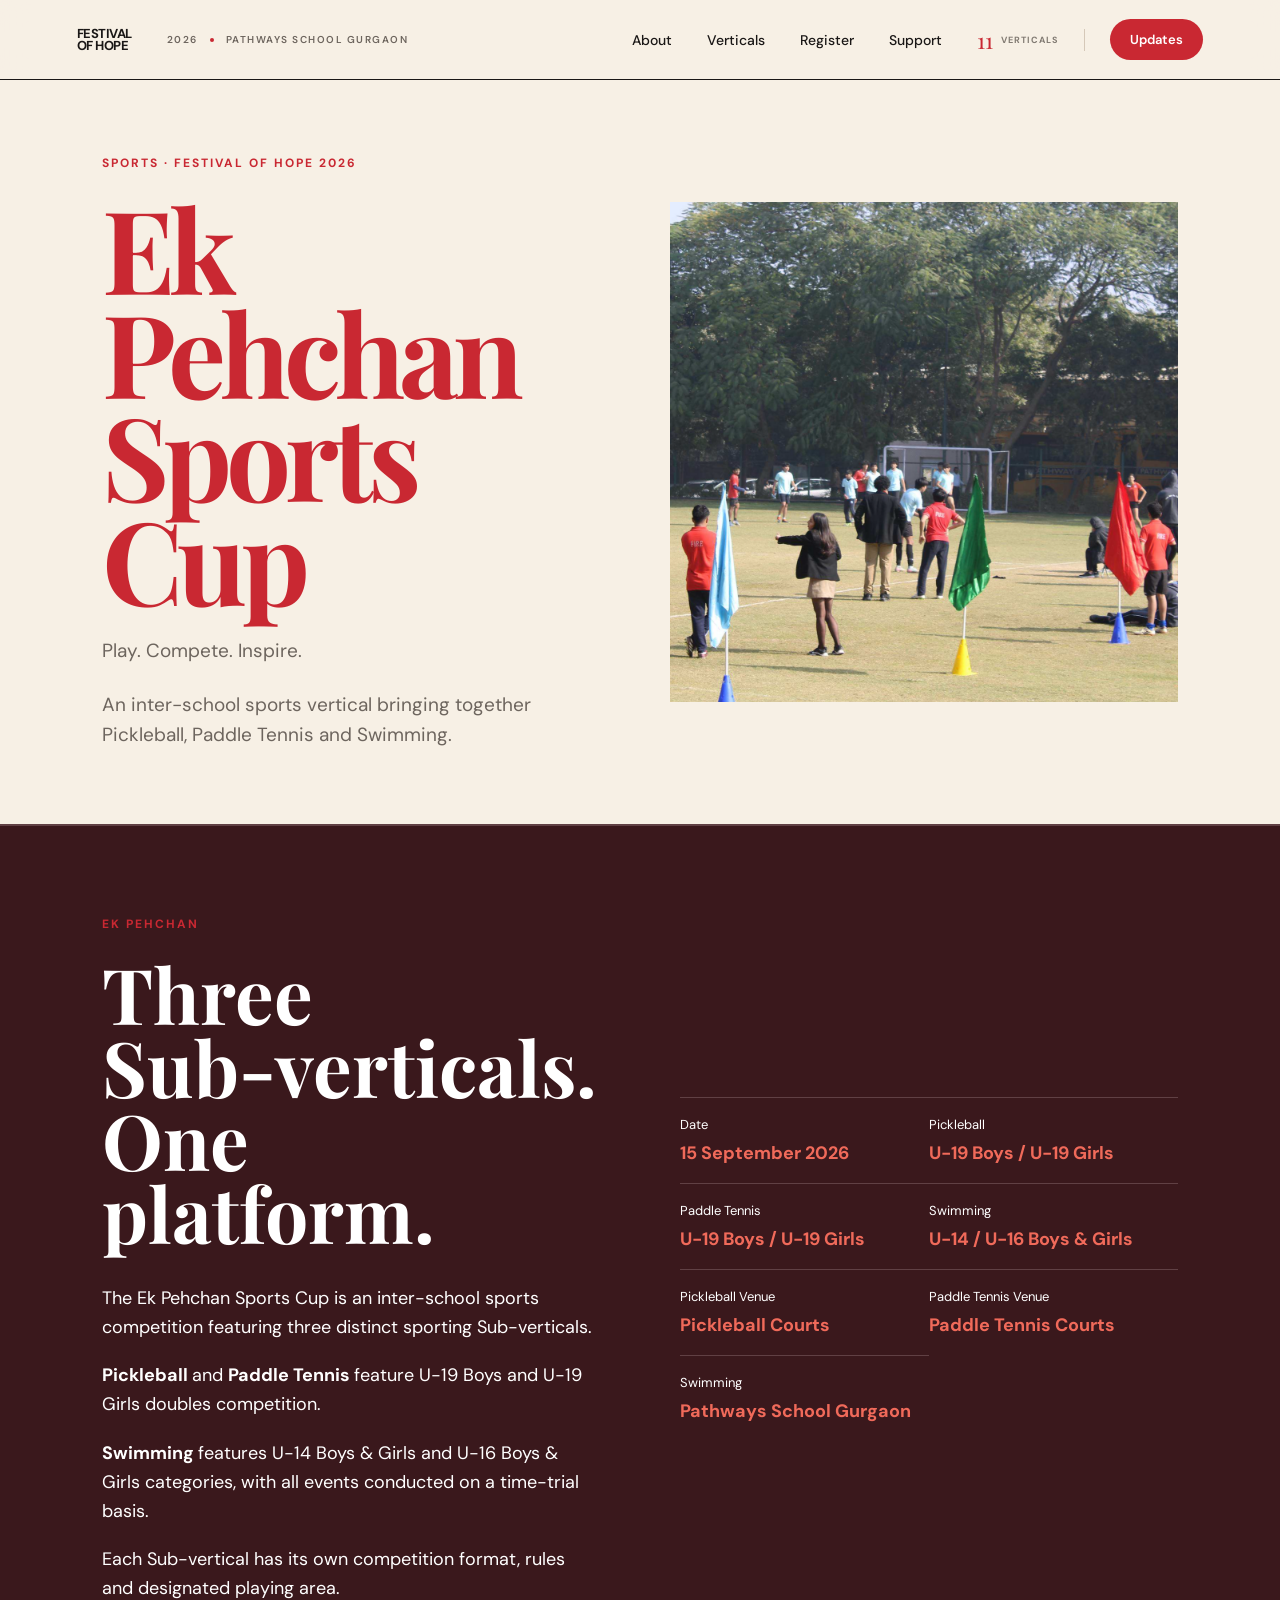
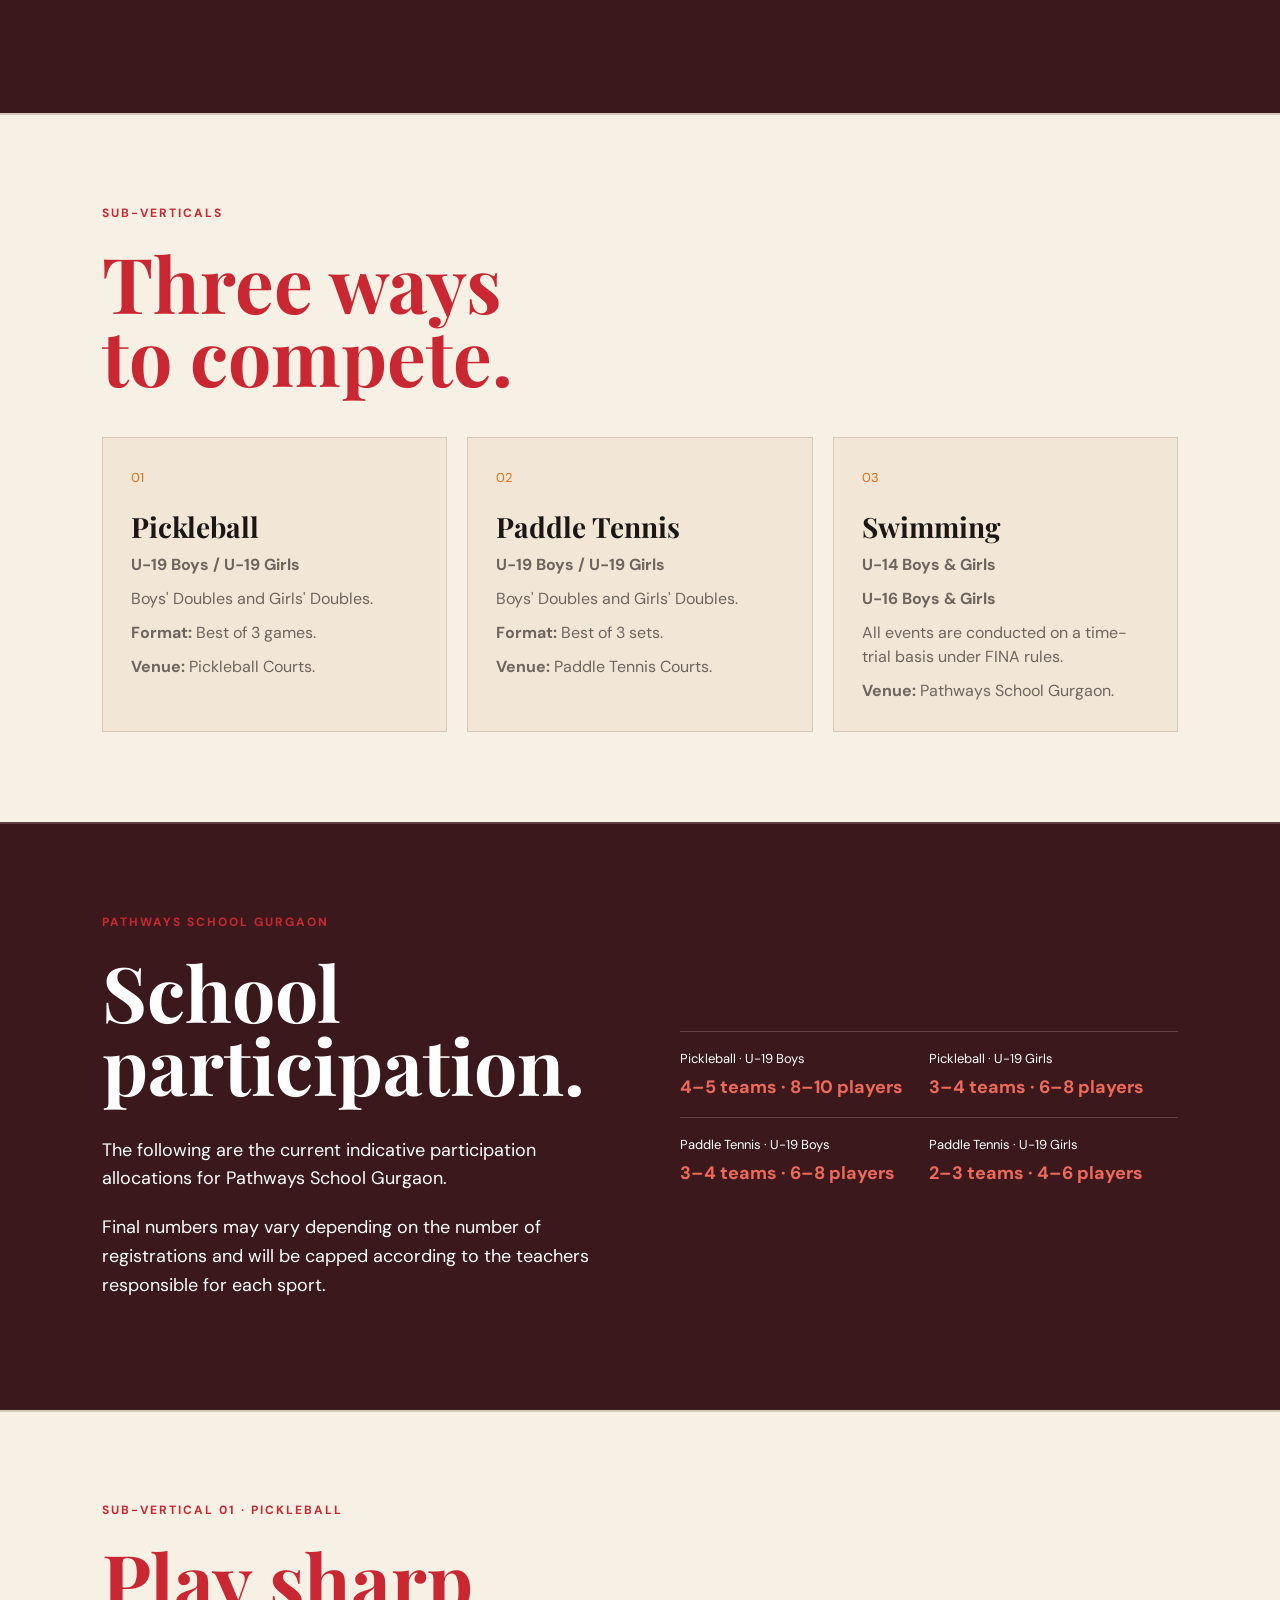
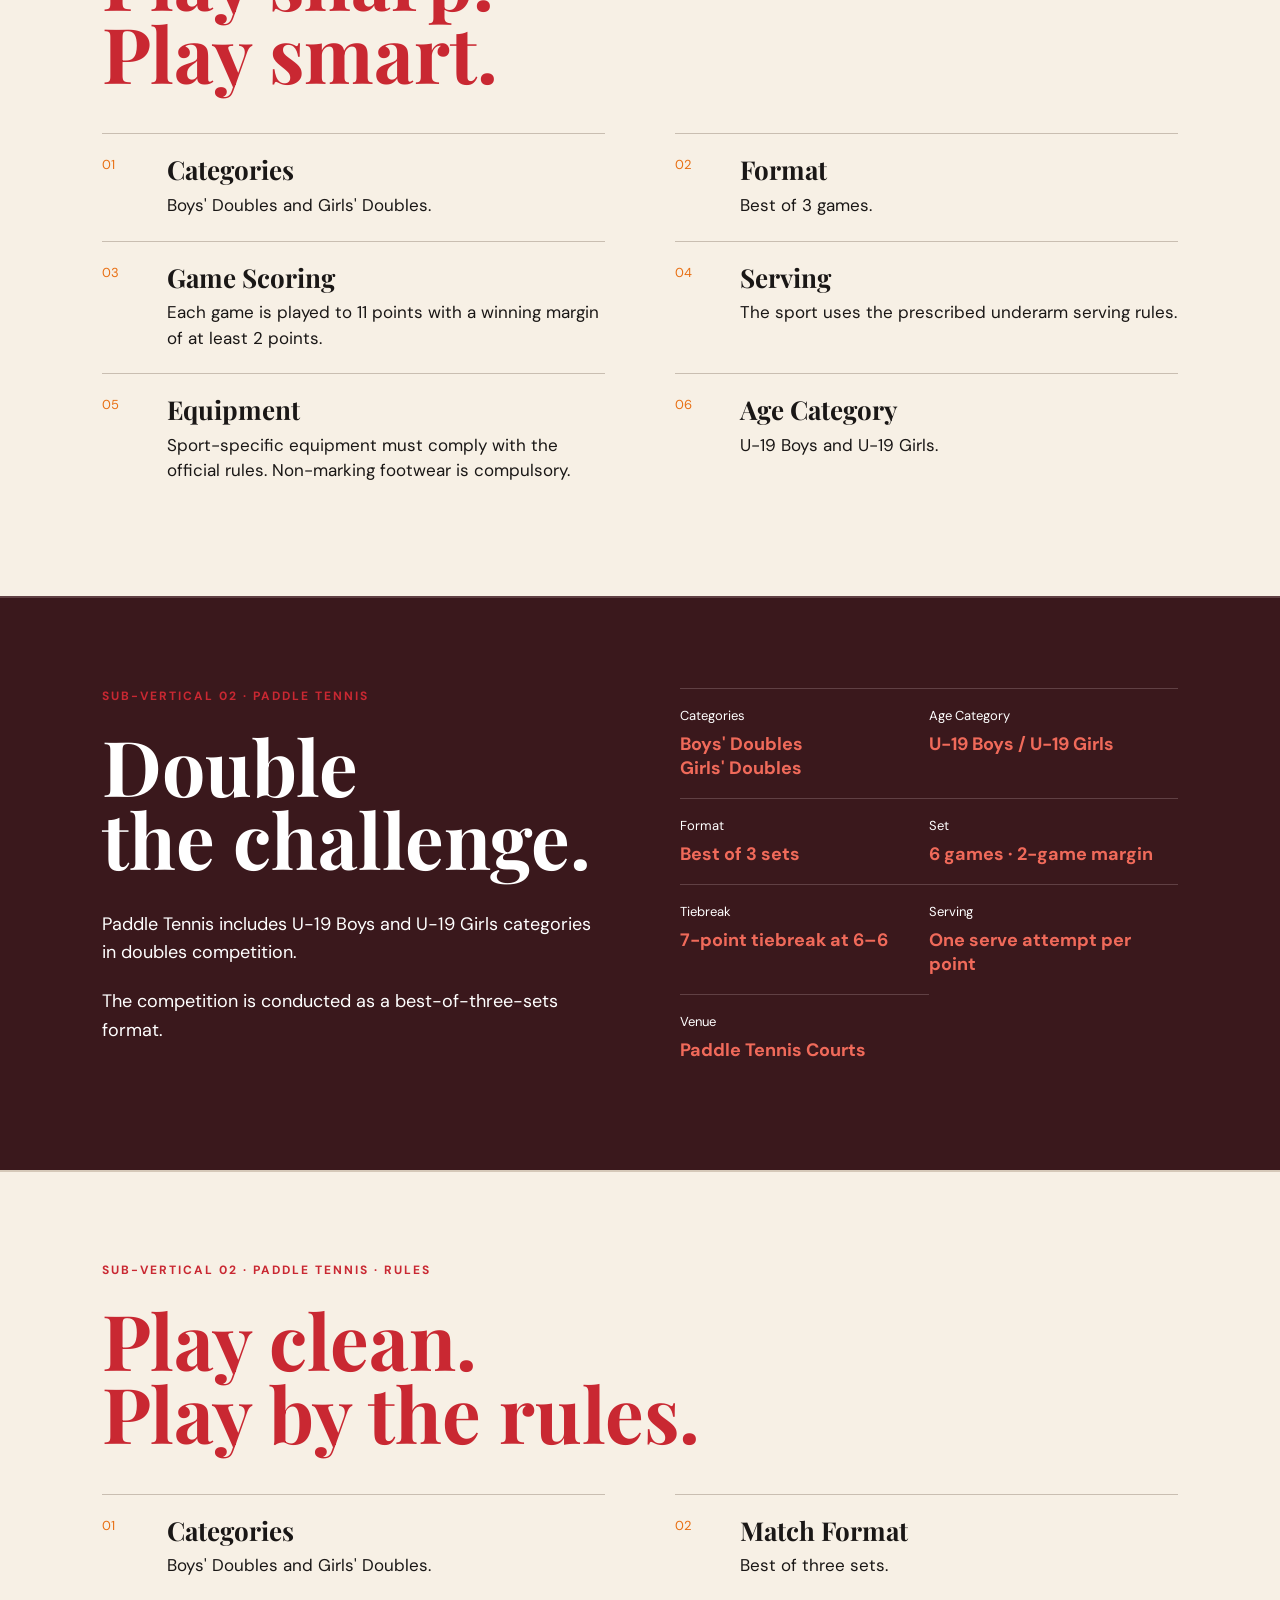
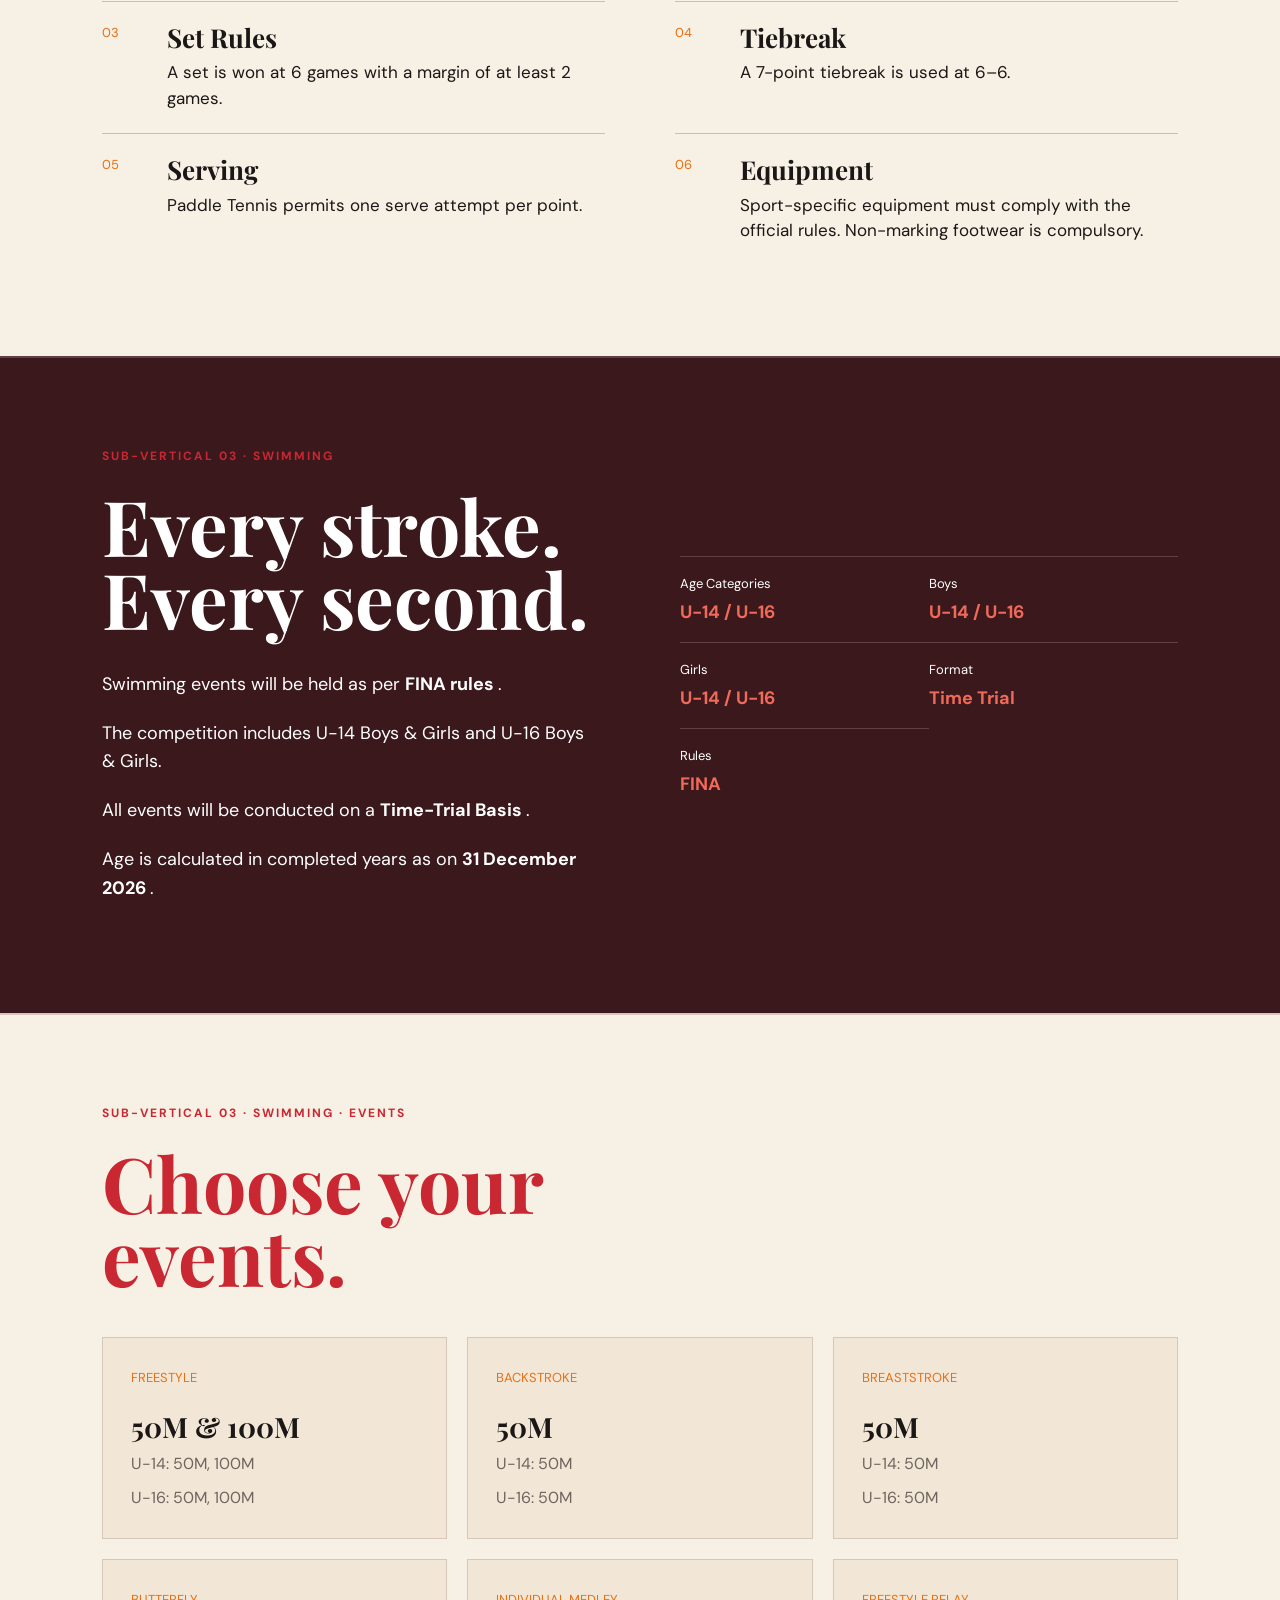
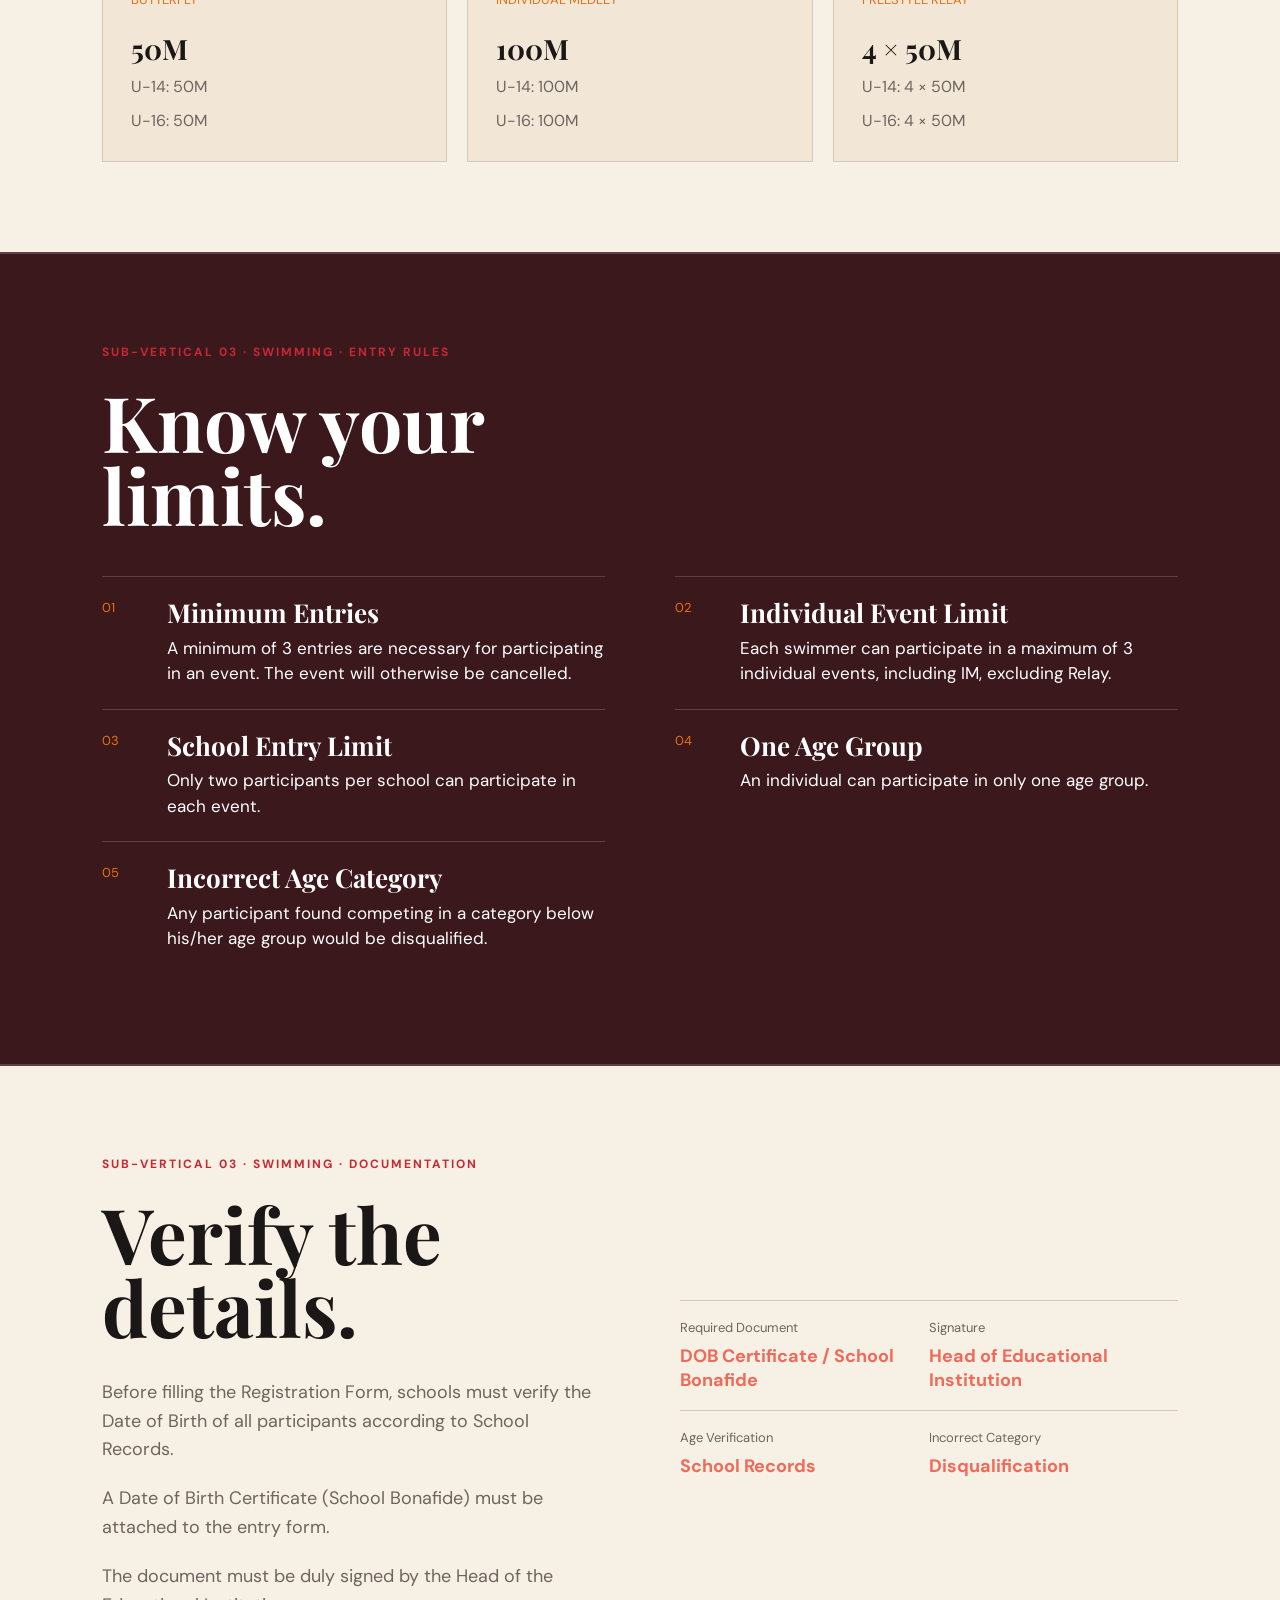
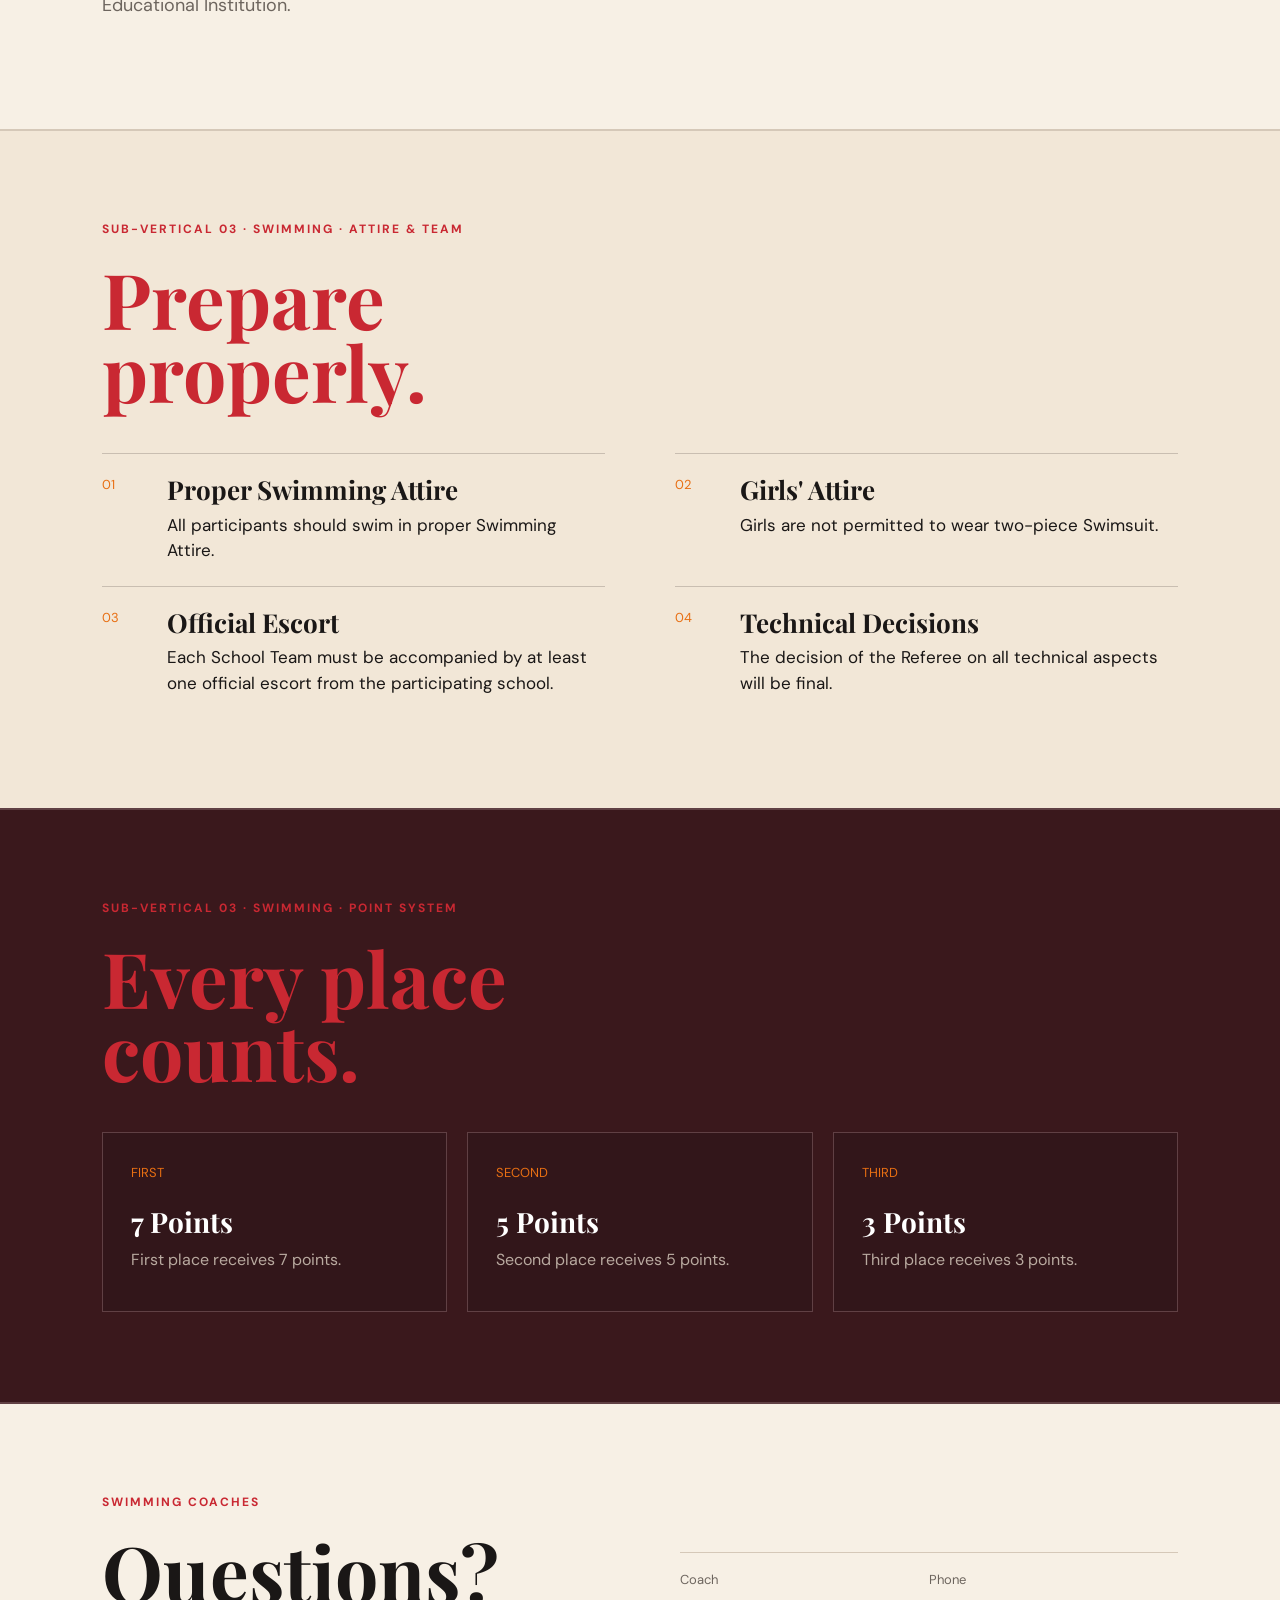
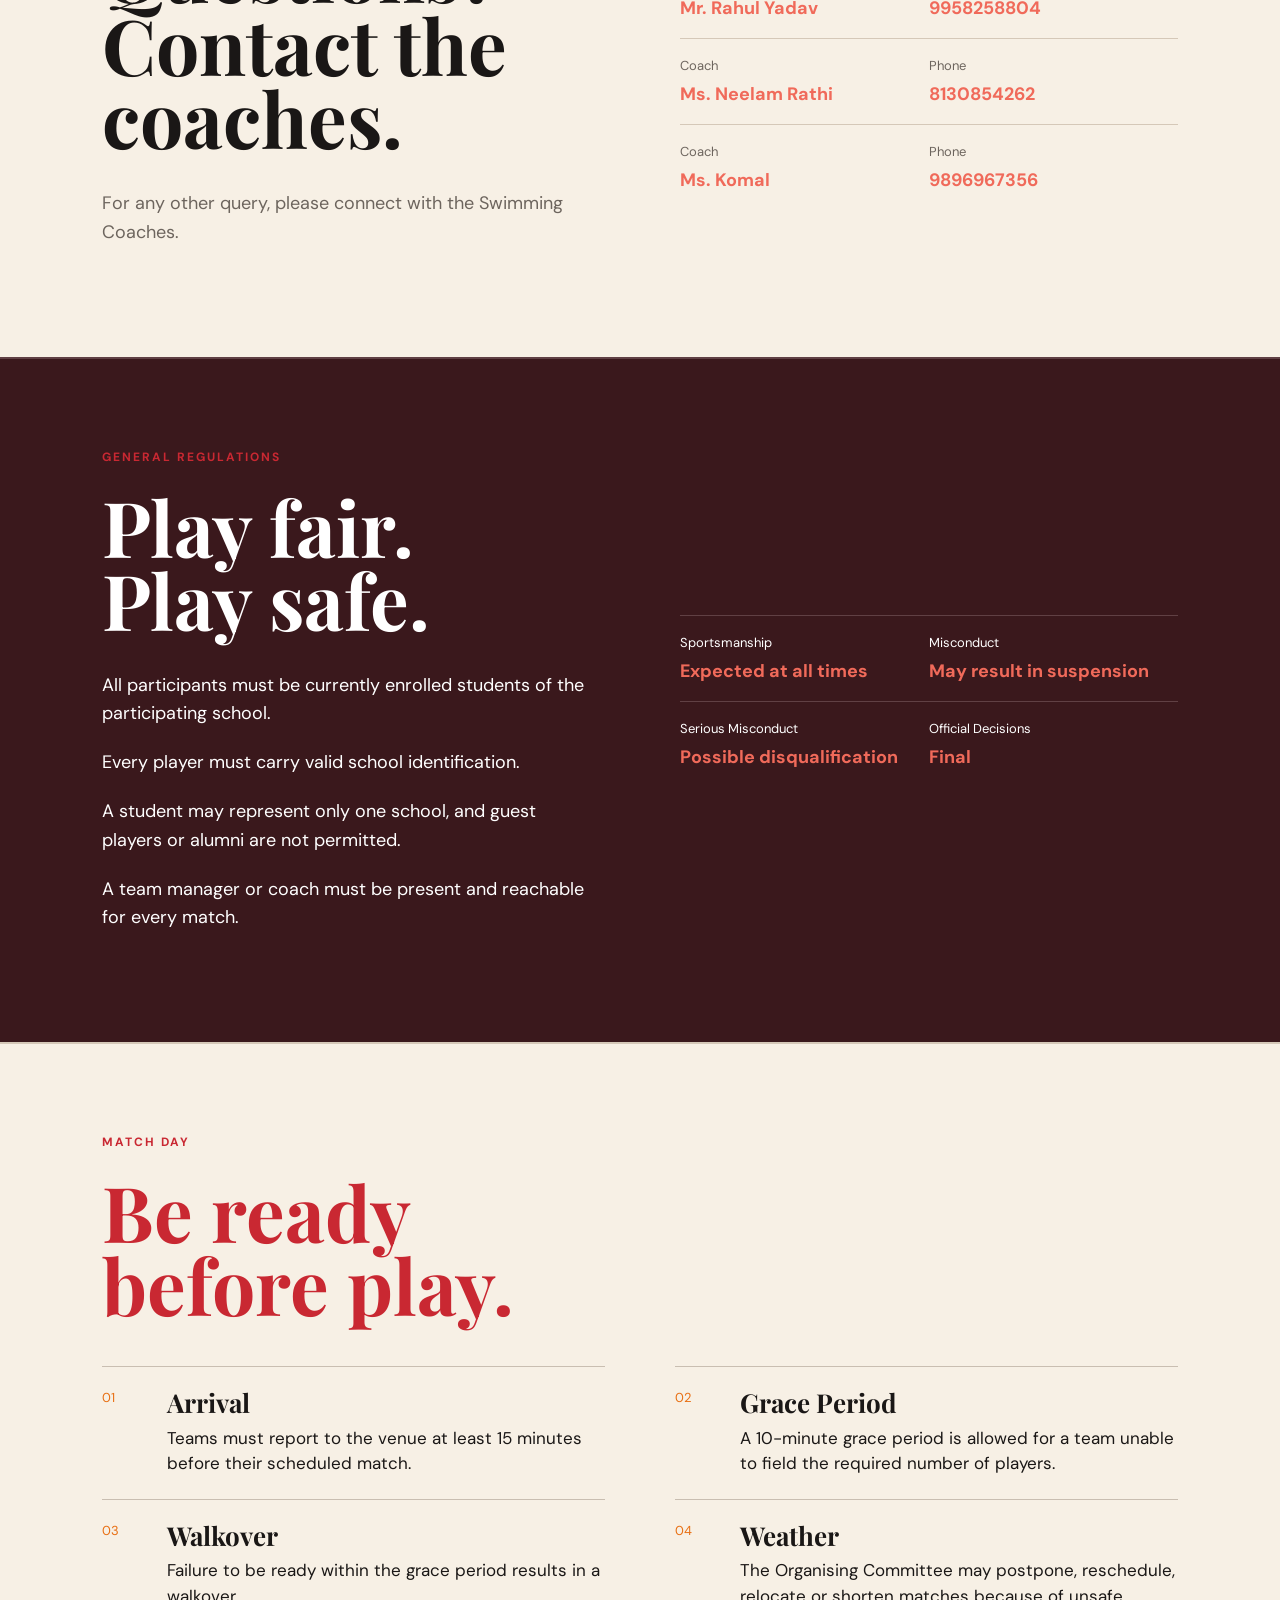
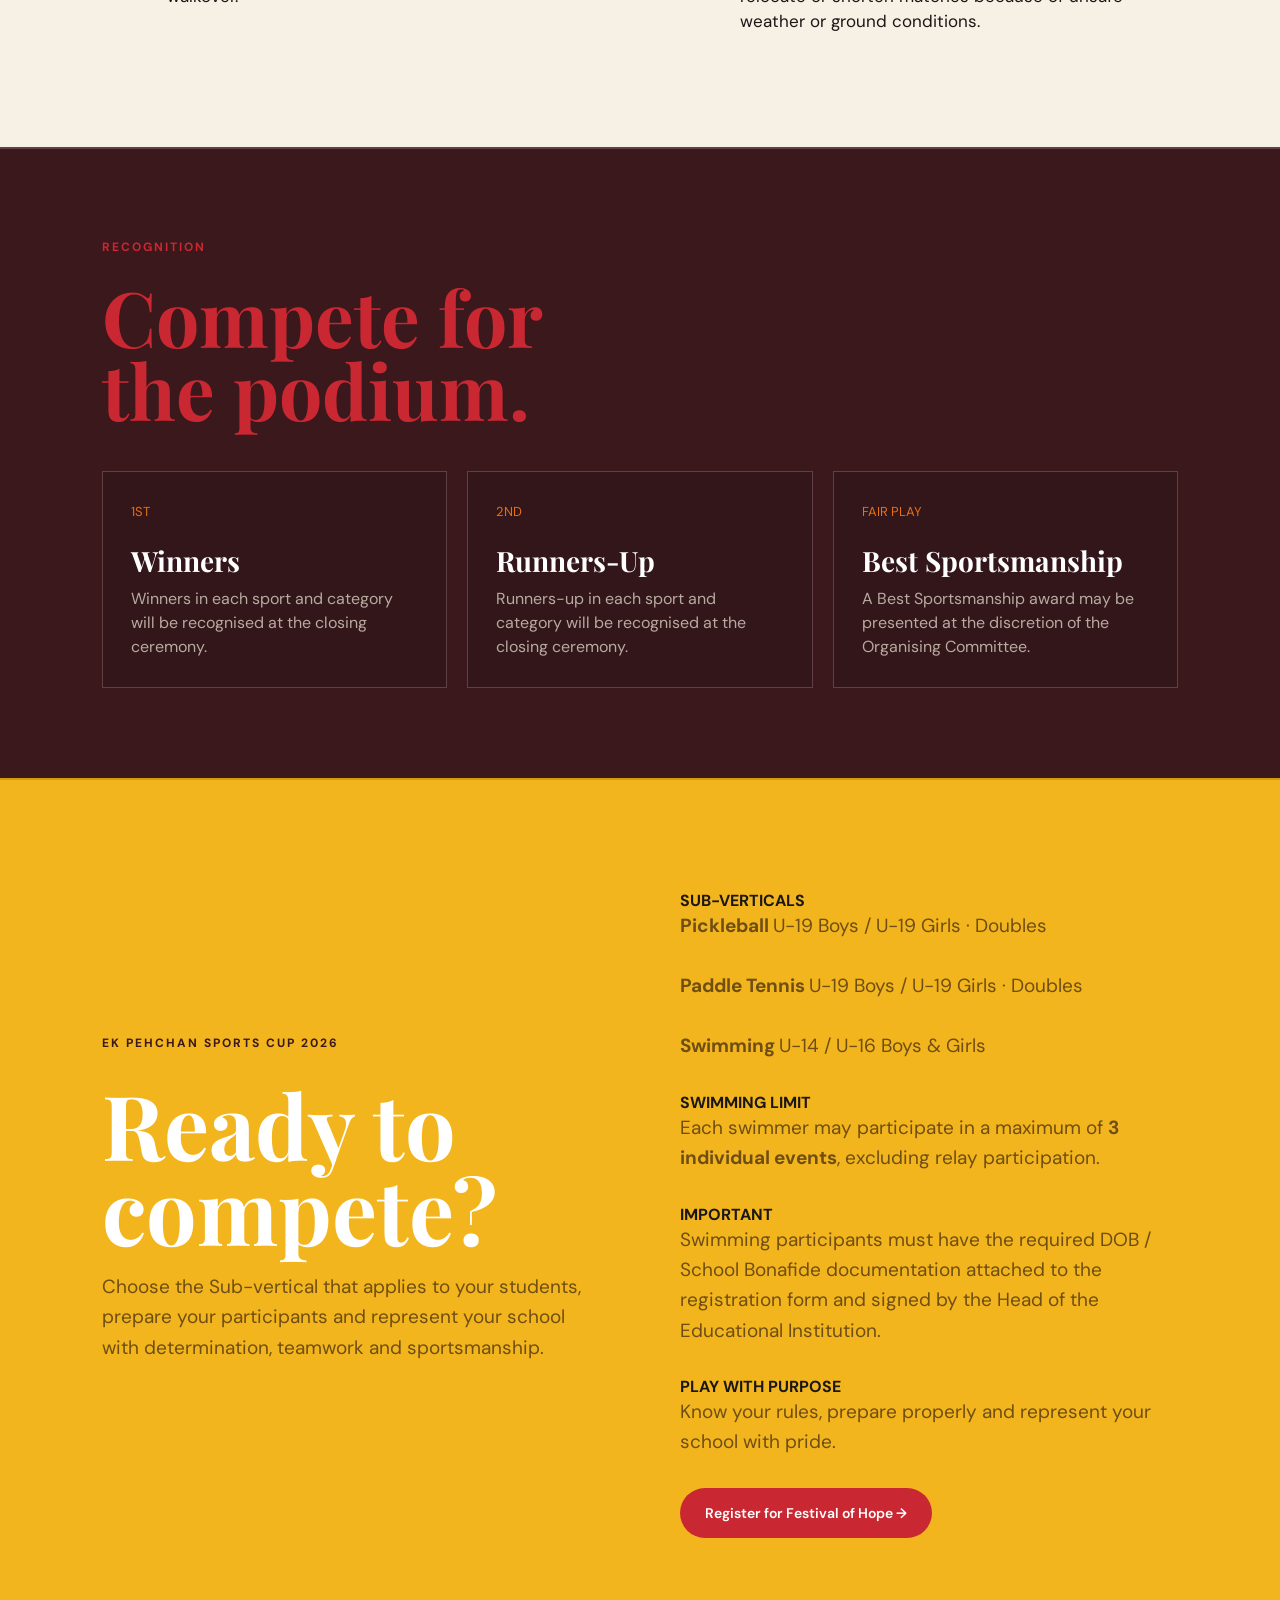
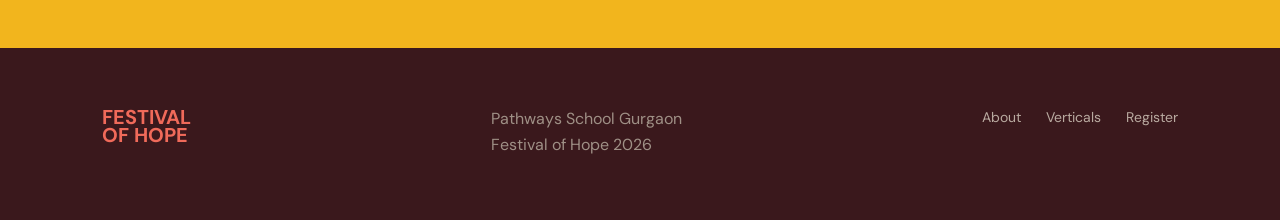
<file: events/sports-cup.html>
<!DOCTYPE html>
<html lang="en">

<head>

    <meta charset="UTF-8">

    <meta
        name="viewport"
        content="width=device-width, initial-scale=1.0"
    >

    <title>
        Ek Pehchan Sports Cup 2026 | Festival of Hope
    </title>

    <link
        rel="stylesheet"
        href="../style.css"
    >

</head>


<body>


    <!-- =========================
         NAVIGATION
    ========================== -->

    <header class="navbar">

        <a
            href="../index.html"
            class="logo"
        >
            FESTIVAL<br>
            OF HOPE
        </a>


        <div class="nav-info">

            <span>
                2026
            </span>

            <span class="nav-divider"></span>

            <span>
                PATHWAYS SCHOOL GURGAON
            </span>

        </div>


        <nav>

            <a href="../index.html#about">
                About
            </a>

            <a href="../index.html#events">
                Verticals
            </a>

            <a href="../index.html#register">
                Register
            </a>

            <a href="../support.html">
                Support
            </a>

        </nav>


        <div class="nav-event-count">

            <span class="count-number">
                11
            </span>

            <span class="count-label">
                VERTICALS
            </span>

        </div>


        <a
            href="../updates.html"
            class="nav-button"
        >
            Updates
        </a>

    </header>



    <main class="event-page">


        <!-- =========================
             HERO
        ========================== -->

        <section class="event-hero">

            <div>

                <p class="eyebrow">
                    SPORTS · FESTIVAL OF HOPE 2026
                </p>


                <h1>
                    Ek Pehchan<br>
                    Sports Cup
                </h1>


                <p class="event-intro">
                    Play. Compete. Inspire.
                </p>


                <p class="event-intro">
                    An inter-school sports vertical bringing
                    together Pickleball, Paddle Tennis and
                    Swimming.
                </p>

            </div>


            <div class="event-image">

                <img
                    src="../assets/images/sports-cup.jpg"
                    alt="Ek Pehchan Sports Cup 2026"
                >

            </div>

        </section>



        <!-- =========================
             01 — VERTICAL OVERVIEW
        ========================== -->

        <section class="event-information panel-dark">

            <div class="event-description">

                <p class="eyebrow">
                    EK PEHCHAN
                </p>


                <h2>
                    Three<br>
                    Sub-verticals.<br>
                    One platform.
                </h2>


                <p>
                    The Ek Pehchan Sports Cup is an inter-school
                    sports competition featuring three distinct
                    sporting Sub-verticals.
                </p>


                <p>
                    <strong>
                        Pickleball
                    </strong>
                    and
                    <strong>
                        Paddle Tennis
                    </strong>
                    feature U-19 Boys and U-19 Girls
                    doubles competition.
                </p>


                <p>
                    <strong>
                        Swimming
                    </strong>
                    features U-14 Boys & Girls and
                    U-16 Boys & Girls categories, with all
                    events conducted on a time-trial basis.
                </p>


                <p>
                    Each Sub-vertical has its own competition
                    format, rules and designated playing area.
                </p>

            </div>


            <div class="event-details">

                <div class="detail">

                    <span>
                        Date
                    </span>

                    <strong>
                        15 September 2026
                    </strong>

                </div>


                <div class="detail">

                    <span>
                        Pickleball
                    </span>

                    <strong>
                        U-19 Boys / U-19 Girls
                    </strong>

                </div>


                <div class="detail">

                    <span>
                        Paddle Tennis
                    </span>

                    <strong>
                        U-19 Boys / U-19 Girls
                    </strong>

                </div>


                <div class="detail">

                    <span>
                        Swimming
                    </span>

                    <strong>
                        U-14 / U-16 Boys & Girls
                    </strong>

                </div>


                <div class="detail">

                    <span>
                        Pickleball Venue
                    </span>

                    <strong>
                        Pickleball Courts
                    </strong>

                </div>


                <div class="detail">

                    <span>
                        Paddle Tennis Venue
                    </span>

                    <strong>
                        Paddle Tennis Courts
                    </strong>

                </div>


                <div class="detail">

                    <span>
                        Swimming
                    </span>

                    <strong>
                        Pathways School Gurgaon
                    </strong>

                </div>

            </div>

        </section>



        <!-- =========================
             02 — SUB-VERTICALS
        ========================== -->

        <section class="event-criteria panel-light">

            <p class="eyebrow">
                SUB-VERTICALS
            </p>


            <h2>
                Three ways<br>
                to compete.
            </h2>


            <div class="criteria-grid">


                <div class="criteria-card">

                    <span>
                        01
                    </span>


                    <h3>
                        Pickleball
                    </h3>


                    <p>
                        <strong>
                            U-19 Boys / U-19 Girls
                        </strong>
                    </p>


                    <p>
                        Boys' Doubles and Girls' Doubles.
                    </p>


                    <p>
                        <strong>
                            Format:
                        </strong>
                        Best of 3 games.
                    </p>


                    <p>
                        <strong>
                            Venue:
                        </strong>
                        Pickleball Courts.
                    </p>

                </div>



                <div class="criteria-card">

                    <span>
                        02
                    </span>


                    <h3>
                        Paddle Tennis
                    </h3>


                    <p>
                        <strong>
                            U-19 Boys / U-19 Girls
                        </strong>
                    </p>


                    <p>
                        Boys' Doubles and Girls' Doubles.
                    </p>


                    <p>
                        <strong>
                            Format:
                        </strong>
                        Best of 3 sets.
                    </p>


                    <p>
                        <strong>
                            Venue:
                        </strong>
                        Paddle Tennis Courts.
                    </p>

                </div>



                <div class="criteria-card">

                    <span>
                        03
                    </span>


                    <h3>
                        Swimming
                    </h3>


                    <p>
                        <strong>
                            U-14 Boys & Girls
                        </strong>
                    </p>


                    <p>
                        <strong>
                            U-16 Boys & Girls
                        </strong>
                    </p>


                    <p>
                        All events are conducted on a
                        time-trial basis under FINA rules.
                    </p>


                    <p>
                        <strong>
                            Venue:
                        </strong>
                        Pathways School Gurgaon.
                    </p>

                </div>

            </div>

        </section>



        <!-- =========================
             03 — PATHWAYS ALLOCATION
        ========================== -->

        <section class="event-information panel-dark">

            <div class="event-description">

                <p class="eyebrow">
                    PATHWAYS SCHOOL GURGAON
                </p>


                <h2>
                    School<br>
                    participation.
                </h2>


                <p>
                    The following are the current indicative
                    participation allocations for Pathways
                    School Gurgaon.
                </p>


                <p>
                    Final numbers may vary depending on the
                    number of registrations and will be capped
                    according to the teachers responsible for
                    each sport.
                </p>

            </div>


            <div class="event-details">


                <div class="detail">

                    <span>
                        Pickleball · U-19 Boys
                    </span>

                    <strong>
                        4–5 teams · 8–10 players
                    </strong>

                </div>


                <div class="detail">

                    <span>
                        Pickleball · U-19 Girls
                    </span>

                    <strong>
                        3–4 teams · 6–8 players
                    </strong>

                </div>


                <div class="detail">

                    <span>
                        Paddle Tennis · U-19 Boys
                    </span>

                    <strong>
                        3–4 teams · 6–8 players
                    </strong>

                </div>


                <div class="detail">

                    <span>
                        Paddle Tennis · U-19 Girls
                    </span>

                    <strong>
                        2–3 teams · 4–6 players
                    </strong>

                </div>

            </div>

        </section>



        <!-- =========================
             04 — PICKLEBALL
        ========================== -->

        <section class="event-rules panel-light">

            <p class="eyebrow">
                SUB-VERTICAL 01 · PICKLEBALL
            </p>


            <h2>
                Play sharp.<br>
                Play smart.
            </h2>


            <div class="rules-list">


                <div>

                    <span>
                        01
                    </span>

                    <div>

                        <h3>
                            Categories
                        </h3>

                        <p>
                            Boys' Doubles and Girls' Doubles.
                        </p>

                    </div>

                </div>


                <div>

                    <span>
                        02
                    </span>

                    <div>

                        <h3>
                            Format
                        </h3>

                        <p>
                            Best of 3 games.
                        </p>

                    </div>

                </div>


                <div>

                    <span>
                        03
                    </span>

                    <div>

                        <h3>
                            Game Scoring
                        </h3>

                        <p>
                            Each game is played to 11 points
                            with a winning margin of at least
                            2 points.
                        </p>

                    </div>

                </div>


                <div>

                    <span>
                        04
                    </span>

                    <div>

                        <h3>
                            Serving
                        </h3>

                        <p>
                            The sport uses the prescribed
                            underarm serving rules.
                        </p>

                    </div>

                </div>


                <div>

                    <span>
                        05
                    </span>

                    <div>

                        <h3>
                            Equipment
                        </h3>

                        <p>
                            Sport-specific equipment must comply
                            with the official rules. Non-marking
                            footwear is compulsory.
                        </p>

                    </div>

                </div>


                <div>

                    <span>
                        06
                    </span>

                    <div>

                        <h3>
                            Age Category
                        </h3>

                        <p>
                            U-19 Boys and U-19 Girls.
                        </p>

                    </div>

                </div>

            </div>

        </section>



        <!-- =========================
             05 — PADDLE TENNIS
        ========================== -->

        <section class="event-information panel-dark">

            <div class="event-description">

                <p class="eyebrow">
                    SUB-VERTICAL 02 · PADDLE TENNIS
                </p>


                <h2>
                    Double<br>
                    the challenge.
                </h2>


                <p>
                    Paddle Tennis includes U-19 Boys and
                    U-19 Girls categories in doubles competition.
                </p>


                <p>
                    The competition is conducted as a
                    best-of-three-sets format.
                </p>

            </div>


            <div class="event-details">

                <div class="detail">

                    <span>
                        Categories
                    </span>

                    <strong>
                        Boys' Doubles<br>
                        Girls' Doubles
                    </strong>

                </div>


                <div class="detail">

                    <span>
                        Age Category
                    </span>

                    <strong>
                        U-19 Boys / U-19 Girls
                    </strong>

                </div>


                <div class="detail">

                    <span>
                        Format
                    </span>

                    <strong>
                        Best of 3 sets
                    </strong>

                </div>


                <div class="detail">

                    <span>
                        Set
                    </span>

                    <strong>
                        6 games · 2-game margin
                    </strong>

                </div>


                <div class="detail">

                    <span>
                        Tiebreak
                    </span>

                    <strong>
                        7-point tiebreak at 6–6
                    </strong>

                </div>


                <div class="detail">

                    <span>
                        Serving
                    </span>

                    <strong>
                        One serve attempt per point
                    </strong>

                </div>


                <div class="detail">

                    <span>
                        Venue
                    </span>

                    <strong>
                        Paddle Tennis Courts
                    </strong>

                </div>

            </div>

        </section>



        <!-- =========================
             06 — PADDLE TENNIS RULES
        ========================== -->

        <section class="event-rules panel-light">

            <p class="eyebrow">
                SUB-VERTICAL 02 · PADDLE TENNIS · RULES
            </p>


            <h2>
                Play clean.<br>
                Play by the rules.
            </h2>


            <div class="rules-list">


                <div>

                    <span>
                        01
                    </span>

                    <div>

                        <h3>
                            Categories
                        </h3>

                        <p>
                            Boys' Doubles and Girls' Doubles.
                        </p>

                    </div>

                </div>


                <div>

                    <span>
                        02
                    </span>

                    <div>

                        <h3>
                            Match Format
                        </h3>

                        <p>
                            Best of three sets.
                        </p>

                    </div>

                </div>


                <div>

                    <span>
                        03
                    </span>

                    <div>

                        <h3>
                            Set Rules
                        </h3>

                        <p>
                            A set is won at 6 games with a
                            margin of at least 2 games.
                        </p>

                    </div>

                </div>


                <div>

                    <span>
                        04
                    </span>

                    <div>

                        <h3>
                            Tiebreak
                        </h3>

                        <p>
                            A 7-point tiebreak is used at 6–6.
                        </p>

                    </div>

                </div>


                <div>

                    <span>
                        05
                    </span>

                    <div>

                        <h3>
                            Serving
                        </h3>

                        <p>
                            Paddle Tennis permits one serve
                            attempt per point.
                        </p>

                    </div>

                </div>


                <div>

                    <span>
                        06
                    </span>

                    <div>

                        <h3>
                            Equipment
                        </h3>

                        <p>
                            Sport-specific equipment must comply
                            with the official rules. Non-marking
                            footwear is compulsory.
                        </p>

                    </div>

                </div>

            </div>

        </section>



        <!-- =========================
             07 — SWIMMING
        ========================== -->

        <section class="event-information panel-dark">

            <div class="event-description">

                <p class="eyebrow">
                    SUB-VERTICAL 03 · SWIMMING
                </p>


                <h2>
                    Every stroke.<br>
                    Every second.
                </h2>


                <p>
                    Swimming events will be held as per
                    <strong>
                        FINA rules
                    </strong>.
                </p>


                <p>
                    The competition includes U-14 Boys & Girls
                    and U-16 Boys & Girls.
                </p>


                <p>
                    All events will be conducted on a
                    <strong>
                        Time-Trial Basis
                    </strong>.
                </p>


                <p>
                    Age is calculated in completed years as on
                    <strong>
                        31 December 2026
                    </strong>.
                </p>

            </div>


            <div class="event-details">

                <div class="detail">

                    <span>
                        Age Categories
                    </span>

                    <strong>
                        U-14 / U-16
                    </strong>

                </div>


                <div class="detail">

                    <span>
                        Boys
                    </span>

                    <strong>
                        U-14 / U-16
                    </strong>

                </div>


                <div class="detail">

                    <span>
                        Girls
                    </span>

                    <strong>
                        U-14 / U-16
                    </strong>

                </div>


                <div class="detail">

                    <span>
                        Format
                    </span>

                    <strong>
                        Time Trial
                    </strong>

                </div>


                <div class="detail">

                    <span>
                        Rules
                    </span>

                    <strong>
                        FINA
                    </strong>

                </div>

            </div>

        </section>



        <!-- =========================
             08 — SWIMMING EVENTS
        ========================== -->

        <section class="event-criteria panel-light">

            <p class="eyebrow">
                SUB-VERTICAL 03 · SWIMMING · EVENTS
            </p>


            <h2>
                Choose your<br>
                events.
            </h2>


            <div class="criteria-grid">


                <div class="criteria-card">

                    <span>
                        FREESTYLE
                    </span>

                    <h3>
                        50M & 100M
                    </h3>

                    <p>
                        U-14: 50M, 100M
                    </p>

                    <p>
                        U-16: 50M, 100M
                    </p>

                </div>


                <div class="criteria-card">

                    <span>
                        BACKSTROKE
                    </span>

                    <h3>
                        50M
                    </h3>

                    <p>
                        U-14: 50M
                    </p>

                    <p>
                        U-16: 50M
                    </p>

                </div>


                <div class="criteria-card">

                    <span>
                        BREASTSTROKE
                    </span>

                    <h3>
                        50M
                    </h3>

                    <p>
                        U-14: 50M
                    </p>

                    <p>
                        U-16: 50M
                    </p>

                </div>


                <div class="criteria-card">

                    <span>
                        BUTTERFLY
                    </span>

                    <h3>
                        50M
                    </h3>

                    <p>
                        U-14: 50M
                    </p>

                    <p>
                        U-16: 50M
                    </p>

                </div>


                <div class="criteria-card">

                    <span>
                        INDIVIDUAL MEDLEY
                    </span>

                    <h3>
                        100M
                    </h3>

                    <p>
                        U-14: 100M
                    </p>

                    <p>
                        U-16: 100M
                    </p>

                </div>


                <div class="criteria-card">

                    <span>
                        FREESTYLE RELAY
                    </span>

                    <h3>
                        4 × 50M
                    </h3>

                    <p>
                        U-14: 4 × 50M
                    </p>

                    <p>
                        U-16: 4 × 50M
                    </p>

                </div>

            </div>

        </section>



        <!-- =========================
             09 — SWIMMING ENTRY RULES
        ========================== -->

        <section class="event-rules panel-dark">

            <p class="eyebrow">
                SUB-VERTICAL 03 · SWIMMING · ENTRY RULES
            </p>


            <h2>
                Know your<br>
                limits.
            </h2>


            <div class="rules-list">


                <div>

                    <span>
                        01
                    </span>

                    <div>

                        <h3>
                            Minimum Entries
                        </h3>

                        <p>
                            A minimum of 3 entries are necessary
                            for participating in an event.
                            The event will otherwise be cancelled.
                        </p>

                    </div>

                </div>


                <div>

                    <span>
                        02
                    </span>

                    <div>

                        <h3>
                            Individual Event Limit
                        </h3>

                        <p>
                            Each swimmer can participate in a
                            maximum of 3 individual events,
                            including IM, excluding Relay.
                        </p>

                    </div>

                </div>


                <div>

                    <span>
                        03
                    </span>

                    <div>

                        <h3>
                            School Entry Limit
                        </h3>

                        <p>
                            Only two participants per school
                            can participate in each event.
                        </p>

                    </div>

                </div>


                <div>

                    <span>
                        04
                    </span>

                    <div>

                        <h3>
                            One Age Group
                        </h3>

                        <p>
                            An individual can participate in
                            only one age group.
                        </p>

                    </div>

                </div>


                <div>

                    <span>
                        05
                    </span>

                    <div>

                        <h3>
                            Incorrect Age Category
                        </h3>

                        <p>
                            Any participant found competing in
                            a category below his/her age group
                            would be disqualified.
                        </p>

                    </div>

                </div>

            </div>

        </section>



        <!-- =========================
             10 — SWIMMING DOCUMENTATION
        ========================== -->

        <section class="event-information panel-light">

            <div class="event-description">

                <p class="eyebrow">
                    SUB-VERTICAL 03 · SWIMMING · DOCUMENTATION
                </p>


                <h2>
                    Verify the<br>
                    details.
                </h2>


                <p>
                    Before filling the Registration Form,
                    schools must verify the Date of Birth
                    of all participants according to School Records.
                </p>


                <p>
                    A Date of Birth Certificate
                    (School Bonafide) must be attached
                    to the entry form.
                </p>


                <p>
                    The document must be duly signed by the
                    Head of the Educational Institution.
                </p>

            </div>


            <div class="event-details">

                <div class="detail">

                    <span>
                        Required Document
                    </span>

                    <strong>
                        DOB Certificate / School Bonafide
                    </strong>

                </div>


                <div class="detail">

                    <span>
                        Signature
                    </span>

                    <strong>
                        Head of Educational Institution
                    </strong>

                </div>


                <div class="detail">

                    <span>
                        Age Verification
                    </span>

                    <strong>
                        School Records
                    </strong>

                </div>


                <div class="detail">

                    <span>
                        Incorrect Category
                    </span>

                    <strong>
                        Disqualification
                    </strong>

                </div>

            </div>

        </section>



        <!-- =========================
             11 — SWIMMING ATTIRE
        ========================== -->

        <section class="event-rules panel-cream">

            <p class="eyebrow">
                SUB-VERTICAL 03 · SWIMMING · ATTIRE & TEAM
            </p>


            <h2>
                Prepare<br>
                properly.
            </h2>


            <div class="rules-list">


                <div>

                    <span>
                        01
                    </span>

                    <div>

                        <h3>
                            Proper Swimming Attire
                        </h3>

                        <p>
                            All participants should swim in
                            proper Swimming Attire.
                        </p>

                    </div>

                </div>


                <div>

                    <span>
                        02
                    </span>

                    <div>

                        <h3>
                            Girls' Attire
                        </h3>

                        <p>
                            Girls are not permitted to wear
                            two-piece Swimsuit.
                        </p>

                    </div>

                </div>


                <div>

                    <span>
                        03
                    </span>

                    <div>

                        <h3>
                            Official Escort
                        </h3>

                        <p>
                            Each School Team must be accompanied
                            by at least one official escort from
                            the participating school.
                        </p>

                    </div>

                </div>


                <div>

                    <span>
                        04
                    </span>

                    <div>

                        <h3>
                            Technical Decisions
                        </h3>

                        <p>
                            The decision of the Referee on all
                            technical aspects will be final.
                        </p>

                    </div>

                </div>

            </div>

        </section>



        <!-- =========================
             12 — SWIMMING POINT SYSTEM
        ========================== -->

        <section class="event-criteria panel-dark">

            <p class="eyebrow">
                SUB-VERTICAL 03 · SWIMMING · POINT SYSTEM
            </p>


            <h2>
                Every place<br>
                counts.
            </h2>


            <div class="criteria-grid">


                <div class="criteria-card">

                    <span>
                        FIRST
                    </span>

                    <h3>
                        7 Points
                    </h3>

                    <p>
                        First place receives 7 points.
                    </p>

                </div>


                <div class="criteria-card">

                    <span>
                        SECOND
                    </span>

                    <h3>
                        5 Points
                    </h3>

                    <p>
                        Second place receives 5 points.
                    </p>

                </div>


                <div class="criteria-card">

                    <span>
                        THIRD
                    </span>

                    <h3>
                        3 Points
                    </h3>

                    <p>
                        Third place receives 3 points.
                    </p>

                </div>

            </div>

        </section>



        <!-- =========================
             13 — SWIMMING CONTACTS
        ========================== -->

        <section class="event-information panel-light">

            <div class="event-description">

                <p class="eyebrow">
                    SWIMMING COACHES
                </p>


                <h2>
                    Questions?<br>
                    Contact the coaches.
                </h2>


                <p>
                    For any other query, please connect
                    with the Swimming Coaches.
                </p>

            </div>


            <div class="event-details">


                <div class="detail">

                    <span>
                        Coach
                    </span>

                    <strong>
                        Mr. Rahul Yadav
                    </strong>

                </div>


                <div class="detail">

                    <span>
                        Phone
                    </span>

                    <strong>
                        9958258804
                    </strong>

                </div>


                <div class="detail">

                    <span>
                        Coach
                    </span>

                    <strong>
                        Ms. Neelam Rathi
                    </strong>

                </div>


                <div class="detail">

                    <span>
                        Phone
                    </span>

                    <strong>
                        8130854262
                    </strong>

                </div>


                <div class="detail">

                    <span>
                        Coach
                    </span>

                    <strong>
                        Ms. Komal
                    </strong>

                </div>


                <div class="detail">

                    <span>
                        Phone
                    </span>

                    <strong>
                        9896967356
                    </strong>

                </div>

            </div>

        </section>



        <!-- =========================
             14 — GENERAL REGULATIONS
        ========================== -->

        <section class="event-information panel-dark">

            <div class="event-description">

                <p class="eyebrow">
                    GENERAL REGULATIONS
                </p>


                <h2>
                    Play fair.<br>
                    Play safe.
                </h2>


                <p>
                    All participants must be currently enrolled
                    students of the participating school.
                </p>


                <p>
                    Every player must carry valid school
                    identification.
                </p>


                <p>
                    A student may represent only one school,
                    and guest players or alumni are not permitted.
                </p>


                <p>
                    A team manager or coach must be present
                    and reachable for every match.
                </p>

            </div>


            <div class="event-details">

                <div class="detail">

                    <span>
                        Sportsmanship
                    </span>

                    <strong>
                        Expected at all times
                    </strong>

                </div>


                <div class="detail">

                    <span>
                        Misconduct
                    </span>

                    <strong>
                        May result in suspension
                    </strong>

                </div>


                <div class="detail">

                    <span>
                        Serious Misconduct
                    </span>

                    <strong>
                        Possible disqualification
                    </strong>

                </div>


                <div class="detail">

                    <span>
                        Official Decisions
                    </span>

                    <strong>
                        Final
                    </strong>

                </div>

            </div>

        </section>



        <!-- =========================
             15 — MATCH DAY
        ========================== -->

        <section class="event-rules panel-light">

            <p class="eyebrow">
                MATCH DAY
            </p>


            <h2>
                Be ready<br>
                before play.
            </h2>


            <div class="rules-list">


                <div>

                    <span>
                        01
                    </span>

                    <div>

                        <h3>
                            Arrival
                        </h3>

                        <p>
                            Teams must report to the venue at
                            least 15 minutes before their
                            scheduled match.
                        </p>

                    </div>

                </div>


                <div>

                    <span>
                        02
                    </span>

                    <div>

                        <h3>
                            Grace Period
                        </h3>

                        <p>
                            A 10-minute grace period is allowed
                            for a team unable to field the
                            required number of players.
                        </p>

                    </div>

                </div>


                <div>

                    <span>
                        03
                    </span>

                    <div>

                        <h3>
                            Walkover
                        </h3>

                        <p>
                            Failure to be ready within the
                            grace period results in a walkover.
                        </p>

                    </div>

                </div>


                <div>

                    <span>
                        04
                    </span>

                    <div>

                        <h3>
                            Weather
                        </h3>

                        <p>
                            The Organising Committee may postpone,
                            reschedule, relocate or shorten matches
                            because of unsafe weather or ground
                            conditions.
                        </p>

                    </div>

                </div>

            </div>

        </section>



        <!-- =========================
             16 — AWARDS
        ========================== -->

        <section class="event-criteria panel-dark">

            <p class="eyebrow">
                RECOGNITION
            </p>


            <h2>
                Compete for<br>
                the podium.
            </h2>


            <div class="criteria-grid">


                <div class="criteria-card">

                    <span>
                        1ST
                    </span>

                    <h3>
                        Winners
                    </h3>

                    <p>
                        Winners in each sport and category
                        will be recognised at the closing ceremony.
                    </p>

                </div>


                <div class="criteria-card">

                    <span>
                        2ND
                    </span>

                    <h3>
                        Runners-Up
                    </h3>

                    <p>
                        Runners-up in each sport and category
                        will be recognised at the closing ceremony.
                    </p>

                </div>


                <div class="criteria-card">

                    <span>
                        FAIR PLAY
                    </span>

                    <h3>
                        Best Sportsmanship
                    </h3>

                    <p>
                        A Best Sportsmanship award may be
                        presented at the discretion of the
                        Organising Committee.
                    </p>

                </div>

            </div>

        </section>



        <!-- =========================
             17 — REGISTRATION
        ========================== -->

        <section class="event-register panel-gold">

            <div>

                <p class="eyebrow">
                    EK PEHCHAN SPORTS CUP 2026
                </p>


                <h2>
                    Ready to<br>
                    compete?
                </h2>


                <br>


                <p class="event-register-description">
                    Choose the Sub-vertical that applies to your
                    students, prepare your participants and
                    represent your school with determination,
                    teamwork and sportsmanship.
                </p>

            </div>


            <div class="event-register-right">


                <div class="registration-block">

                    <span class="registration-label">
                        <strong>
                            SUB-VERTICALS
                        </strong>
                    </span>


                    <div class="registration-options">

                        <p>
                            <strong>
                                Pickleball
                            </strong>

                            U-19 Boys / U-19 Girls ·
                            Doubles
                        </p>


                        <p>
                            <strong>
                                Paddle Tennis
                            </strong>

                            U-19 Boys / U-19 Girls ·
                            Doubles
                        </p>


                        <p>
                            <strong>
                                Swimming
                            </strong>

                            U-14 / U-16 Boys & Girls
                        </p>

                    </div>

                </div>



                <div class="registration-block">

                    <span class="registration-label">
                        <strong>
                            SWIMMING LIMIT
                        </strong>
                    </span>


                    <p>
                        Each swimmer may participate in a maximum
                        of <strong>3 individual events</strong>,
                        excluding relay participation.
                    </p>

                </div>



                <div class="registration-block">

                    <span class="registration-label">
                        <strong>
                            IMPORTANT
                        </strong>
                    </span>


                    <p>
                        Swimming participants must have the
                        required DOB / School Bonafide documentation
                        attached to the registration form and
                        signed by the Head of the Educational Institution.
                    </p>

                </div>



                <div class="registration-block">

                    <span class="registration-label">
                        <strong>
                            PLAY WITH PURPOSE
                        </strong>
                    </span>


                    <p>
                        Know your rules, prepare properly and
                        represent your school with pride.
                    </p>

                </div>



                <div class="registration-action">

                    <a
                        href="../index.html#register"
                        class="button primary"
                    >
                        Register for Festival of Hope →
                    </a>

                </div>

            </div>

        </section>


    </main>



    <!-- =========================
         FOOTER
    ========================== -->

    <footer>

        <div class="footer-logo">
            FESTIVAL<br>
            OF HOPE
        </div>


        <div class="footer-info">

            <p>
                Pathways School Gurgaon
            </p>


            <p>
                Festival of Hope 2026
            </p>

        </div>


        <div class="footer-links">

            <a href="../index.html#about">
                About
            </a>


            <a href="../index.html#events">
                Verticals
            </a>


            <a href="../index.html#register">
                Register
            </a>

        </div>

    </footer>


</body>

</html>
</file>
<file: style.css>
@import url('https://fonts.googleapis.com/css2?family=DM+Sans:wght@400;500;600;700&family=Playfair+Display:ital,wght@0,600;0,700;1,600;1,700&display=swap');

:root {
    --cream: #F7F0E5;
    --cream-dark: #EDE2D2;
    --cream-card: #F2E7D7;
    --red: #C92832;
    --coral: #F06A5A;
    --orange: #E86F13;
    --gold: #F2B51D;
    --ink: #1A1716;
    --muted: #6D655E;
    --line: #D5C8B8;
    --dark: #3A181C;
    --dark-deep: #32161A;
    --dark-line: #604044;
    --white: #FFFFFF;
}

* {
    margin: 0;
    padding: 0;
    box-sizing: border-box;
}

html {
    scroll-behavior: smooth;
}

body {
    font-family: 'DM Sans', sans-serif;
    background: var(--cream);
    color: var(--ink);
}

a {
    color: inherit;
    text-decoration: none;
}


/* =========================================================
   NAVIGATION
========================================================= */

.navbar {
    height: 80px;
    padding: 0 6%;
    display: flex;
    align-items: center;
    position: fixed;
    top: 0;
    left: 0;
    right: 0;
    z-index: 100;
    background: rgba(247, 240, 229, 0.94);
    backdrop-filter: blur(14px);
    -webkit-backdrop-filter: blur(14px);
    border-bottom: 1px solid var(--ink);
}

.logo {
    flex-shrink: 0;
    font-size: 13px;
    font-weight: 700;
    line-height: 0.9;
    letter-spacing: -0.5px;
}

.nav-info {
    display: flex;
    align-items: center;
    gap: 12px;
    margin-left: 35px;
    margin-right: auto;
    font-size: 10px;
    font-weight: 600;
    letter-spacing: 1.5px;
    color: var(--muted);
}

.nav-divider {
    width: 4px;
    height: 4px;
    flex-shrink: 0;
    border-radius: 50%;
    background: var(--red);
}

nav {
    display: flex;
    align-items: center;
    gap: 35px;
    margin-right: 35px;
}

nav a {
    font-size: 14px;
    font-weight: 500;
    transition: opacity 0.2s ease;
}

nav a:hover {
    opacity: 0.5;
}

.nav-event-count {
    display: flex;
    align-items: center;
    gap: 8px;
    margin-right: 25px;
    padding-right: 25px;
    border-right: 1px solid var(--line);
}

.count-number {
    font-family: 'Playfair Display', serif;
    font-size: 22px;
    line-height: 1;
    color: var(--red);
}

.count-label {
    font-size: 9px;
    font-weight: 700;
    letter-spacing: 1px;
    color: #817a72;
}

.nav-button {
    flex-shrink: 0;
    padding: 12px 20px;
    background: var(--red);
    color: white;
    border-radius: 100px;
    font-size: 13px;
    font-weight: 600;
    transition:
        transform 0.2s ease,
        opacity 0.2s ease;
}

.nav-button:hover {
    transform: translateY(-2px);
    opacity: 0.9;
}


/* =========================================================
   GENERAL
========================================================= */

.eyebrow {
    color: var(--red);
    font-size: 12px;
    font-weight: 700;
    letter-spacing: 2px;
    text-transform: uppercase;
    margin-bottom: 25px;
}

.section {
    padding: 130px 8%;
}

.section-heading {
    max-width: 750px;
    margin-bottom: 70px;
}

.section-heading h2 {
    color: var(--red);
    font-family: 'Playfair Display', serif;
    font-size: clamp(50px, 6vw, 85px);
    line-height: 0.95;
    letter-spacing: 0px;
}

.section-heading > p:last-child {
    margin-top: 25px;
    color: var(--muted);
    font-size: 17px;
    line-height: 1.5;
}


/* =========================================================
   BUTTONS
========================================================= */

.button {
    display: inline-block;
    padding: 16px 25px;
    border-radius: 100px;
    font-size: 14px;
    font-weight: 600;
    transition:
        transform 0.2s ease,
        opacity 0.2s ease;
}

.button:hover {
    transform: translateY(-3px);
}

.primary {
    background: var(--red);
    color: white;
}

.secondary {
    border: 1px solid #b9aaa0;
}


/* =========================================================
   HOMEPAGE HERO
========================================================= */

.hero {
    min-height: 100vh;
    padding: 120px 6% 70px;
    display: grid;
    grid-template-columns: 1fr 1fr;
    gap: 70px;
    align-items: center;
    background: var(--cream);
}

.hero-image {
    width: 100%;
    overflow: hidden;
    background: #e5dbcc;
}

.hero-image img {
    width: 100%;
    height: auto;
    display: block;
}

.hero-content {
    max-width: 650px;
}

.hero h1 {
    color: var(--red);
    font-family: 'Playfair Display', serif;
    font-size: clamp(70px, 9vw, 100px);
    line-height: 0.9;
    letter-spacing: 0px;
}

.hero h1 em {
    font-weight: 600;
}

.hero-description {
    max-width: 480px;
    margin-top: 35px;
    font-size: 19px;
    line-height: 1.6;
    color: #5f5953;
}

.hero-buttons {
    display: flex;
    gap: 15px;
    margin-top: 40px;
    flex-wrap: wrap;
}


/* =========================================================
   ABOUT
========================================================= */

.about {
    background: var(--dark);
    color: white;
}

.about-content {
    display: grid;
    grid-template-columns: 1.3fr 0.7fr;
    gap: 100px;
    align-items: center;
}

.about-text {
    max-width: 700px;
}

.about-text .section-heading {
    margin-bottom: 50px;
}

.about-text p {
    font-size: 21px;
    line-height: 1.6;
    margin-bottom: 30px;
}

.about-text .placeholder {
    color: #817a72;
    font-size: 15px;
}

.stats {
    display: grid;
    grid-template-columns: 1fr 1fr;
    gap: 50px;
    align-content: start;
}

.stat {
    border-top: 1px solid var(--dark-line);
    padding-top: 20px;
}

.stat strong {
    display: block;
    font-family: 'Playfair Display', serif;
    font-size: 60px;
}

.stat span {
    color: #9f9086;
    font-size: 14px;
}


/* =========================================================
   HOMEPAGE EVENTS
========================================================= */

.events {
    background: var(--cream);
}

.event-grid {
    display: grid;
    grid-template-columns: repeat(3, 1fr);
    grid-auto-rows: 330px;
    gap: 20px;
    align-items: stretch;
}

.event-card {
    height: 100%;
    padding: 30px;
    display: flex;
    flex-direction: column;
    border: 1px solid var(--line);
    background: var(--cream-card);
    transition:
        transform 0.3s ease,
        background 0.3s ease;
}

.event-card:hover {
    transform: translateY(-8px);
    background: #e9dece;
}

.event-number {
    font-size: 12px;
    color: var(--orange);
}

.event-card h3 {
    font-family: 'Playfair Display', serif;
    font-size: 35px;
    line-height: 1;
    margin-top: 50px;
}

.event-card p {
    margin-top: 15px;
    color: var(--muted);
    line-height: 1.5;
}

.event-card a {
    margin-top: auto;
    font-size: 13px;
    font-weight: 700;
    color: var(--red);
}

.event-card a:hover {
    color: var(--orange);
}


/* =========================================================
   HOMEPAGE REGISTER
========================================================= */

.register {
    padding: 150px 8%;
    background: var(--gold);
}

.register-content {
    max-width: 900px;
}

.register h2 {
    font-family: 'Playfair Display', serif;
    font-size: clamp(55px, 7vw, 100px);
    line-height: 0.9;
    letter-spacing: 0px;
}

.register p:not(.eyebrow) {
    max-width: 600px;
    margin: 30px 0;
    font-size: 18px;
    line-height: 1.5;
}

.register small {
    display: block;
    margin-top: 20px;
    color: #6f4e14;
}


/* =========================================================
   FOOTER
========================================================= */

footer {
    padding: 60px 8%;
    display: flex;
    justify-content: space-between;
    gap: 40px;
    background: var(--dark);
    color: white;
}

.footer-logo {
    font-size: 20px;
    font-weight: 700;
    line-height: 0.9;
    color: var(--coral);
}

.footer-info p {
    color: #9f9086;
    margin-bottom: 5px;
}

.footer-links {
    display: flex;
    gap: 25px;
}

.footer-links a {
    color: #b9aaa0;
    font-size: 14px;
    transition: color 0.2s ease;
}

.footer-links a:hover {
    color: white;
}


/* =========================================================
   EVENT PAGES
========================================================= */

.event-page {
    padding-top: 80px;
}


/* =========================================================
   EVENT HERO
========================================================= */

.event-hero {
    min-height: 70vh;
    padding: 75px 8%;
    display: grid;
    grid-template-columns: 1fr 1fr;
    gap: 60px;
    align-items: center;
}

.event-hero h1 {
    color: var(--red);
    font-family: 'Playfair Display', serif;
    font-size: clamp(70px, 9vw, 140px);
    line-height: 0.9;
    letter-spacing: -6px;
}

.event-intro {
    max-width: 650px;
    margin-top: 25px;
    font-size: 19px;
    line-height: 1.55;
    color: var(--muted);
}

.event-image {
    height: 500px;
    overflow: hidden;
    background: #e3d9cc;
}

.event-image img {
    width: 100%;
    height: 100%;
    object-fit: cover;
    display: block;
}


/* =========================================================
   EVENT PANEL COLOURS
========================================================= */

.panel-dark {
    background: var(--dark) !important;
    color: white;
    border-top: 2px solid var(--dark-line);
}

.panel-light {
    background: var(--cream) !important;
    color: var(--ink);
    border-top: 2px solid var(--line);
}

.panel-cream {
    background: var(--cream-card) !important;
    color: var(--ink);
    border-top: 2px solid var(--line);
}

.panel-gold {
    background: var(--gold) !important;
    border-top: 2px solid #D39C0B;
}


/* =========================================================
   EVENT INFORMATION
========================================================= */

.event-information {
    padding: 90px 8%;
    display: grid;
    grid-template-columns: 1fr 1fr;
    gap: 80px;
    border-top: 2px solid var(--dark-line);
    background: var(--dark);
    color: white;
}

.event-description {
    max-width: none;
}

.event-description h2 {
    font-family: 'Playfair Display', serif;
    font-size: clamp(55px, 6vw, 90px);
    line-height: 0.95;
    letter-spacing: 0px;
    margin-bottom: 35px;
}

.event-description p:not(.eyebrow) {
    font-size: 18px;
    line-height: 1.6;
    margin-bottom: 20px;
    max-width: 700px;
}

.event-information.panel-dark {
    background: var(--dark) !important;
    color: white;
}

.event-information.panel-dark .event-description p:not(.eyebrow) {
    color: white;
}

.event-information.panel-light {
    background: var(--cream) !important;
    color: var(--ink);
}

.event-information.panel-light .event-description p:not(.eyebrow) {
    color: var(--muted);
}

.event-information.panel-cream {
    background: var(--cream-card) !important;
    color: var(--ink);
}

.event-information.panel-cream .event-description p:not(.eyebrow) {
    color: var(--muted);
}


/* Details */

.event-details {
    display: grid;
    grid-template-columns: 1fr 1fr;
    align-content: start;
    align-self: center;
}

.detail {
    padding: 18px 0;
    border-top: 1px solid var(--dark-line);
}

.detail span {
    display: block;
    font-size: 13px;
    margin-bottom: 8px;
}

.detail strong {
    font-size: 18px;
    color: var(--coral);
}


/* Light-panel details */

.event-information.panel-light .detail,
.event-information.panel-cream .detail {
    border-top-color: var(--line);
}

.event-information.panel-light .detail span,
.event-information.panel-cream .detail span {
    color: var(--muted);
}


/* =========================================================
   EVENT RULE PANELS
========================================================= */

.event-rules {
    padding: 90px 8%;
    border-top: 2px solid var(--line);
    background: var(--cream);
    color: var(--ink);
}

.event-rules.panel-light {
    background: var(--cream) !important;
}

.event-rules.panel-cream {
    background: var(--cream-card) !important;
}

.event-rules.panel-dark {
    background: var(--dark) !important;
    color: white;
    border-top-color: var(--dark-line);
}


/* WHITE HEADINGS IN BROWN/DARK RULE PANELS */

.event-rules.panel-dark h2 {
    color: white;
}


.event-rules h2 {
    color: var(--red);
    font-family: 'Playfair Display', serif;
    font-size: clamp(55px, 6vw, 90px);
    line-height: 0.95;
    letter-spacing: 0px;
    margin-bottom: 45px;
}


/* Rule rows remain completely OPEN */

.rules-list {
    width: 100%;
    max-width: 1250px;
    display: grid;
    grid-template-columns: 1fr 1fr;
    column-gap: 70px;
    row-gap: 0;
}

.rules-list > div {
    display: grid;
    grid-template-columns: 45px 1fr;
    gap: 20px;
    padding: 22px 0;
    align-items: start;
    background: transparent;
    border: none;
    border-top: 1px solid #c9beb1;
}

.rules-list span {
    color: var(--orange);
    font-size: 13px;
}

.rules-list p {
    font-size: 17px;
    line-height: 1.5;
}

.rules-list h3 {
    font-family: 'Playfair Display', serif;
    font-size: 26px;
    line-height: 1.1;
    margin-bottom: 8px;
}

.rules-list > div > div {
    max-width: none;
}


/* Dark rule panels */

.event-rules.panel-dark .rules-list > div {
    border-top-color: var(--dark-line);
}

.event-rules.panel-dark .rules-list p,
.event-rules.panel-dark .rules-list h3 {
    color: white;
}


/* =========================================================
   CRITERIA / JUDGING
========================================================= */

.event-criteria {
    padding: 90px 8%;
    border-top: 2px solid var(--line);
    background: var(--cream);
    color: var(--ink);
}

.event-criteria.panel-light {
    background: var(--cream) !important;
}

.event-criteria.panel-cream {
    background: var(--cream-card) !important;
}

.event-criteria.panel-dark {
    background: var(--dark) !important;
    color: white;
    border-top-color: var(--dark-line);
}

.event-criteria h2 {
    color: var(--red);
    font-family: 'Playfair Display', serif;
    font-size: clamp(55px, 6vw, 90px);
    line-height: 0.95;
    letter-spacing: 0px;
    margin-bottom: 45px;
}

.criteria-grid {
    display: grid;
    grid-template-columns: repeat(3, 1fr);
    gap: 20px;
    width: 100%;
    max-width: 1250px;
}


/* =========================================================
   CRITERIA CARDS
========================================================= */

/*
   Light parent:
       darker cream cards

   Darker cream parent:
       light cream cards

   Dark parent:
       slightly darker burgundy cards
*/

.panel-light .criteria-card {
    background: var(--cream-card);
    border: 1px solid var(--line);
}

.panel-cream .criteria-card {
    background: var(--cream);
    border: 1px solid var(--line);
}

.panel-dark .criteria-card {
    background: var(--dark-deep);
    border: 1px solid var(--dark-line);
    color: white;
}

.criteria-card {
    min-height: 180px;
    padding: 28px;
}

.criteria-card span {
    color: var(--orange);
    font-size: 13px;
}

.criteria-card h3 {
    font-family: 'Playfair Display', serif;
    font-size: 28px;
    line-height: 1.1;
    margin-top: 25px;
}

.criteria-card p {
    margin-top: 10px;
    color: var(--muted);
    line-height: 1.5;
}

.panel-dark .criteria-card p {
    color: #b9aaa0;
}


/* =========================================================
   EVENT REGISTER
========================================================= */

.event-register {
    padding: 110px 8%;
    display: grid;
    grid-template-columns: 1fr 1fr;
    gap: 80px;
    align-items: center;
    background: var(--gold);
    border-top: 2px solid #D39C0B;
}

.event-register.panel-gold {
    background: var(--gold) !important;
}

.event-register > div:first-child {
    min-width: 0;
}

.event-register > div:last-child {
    max-width: 600px;
    justify-self: stretch;
    display: flex;
    flex-direction: column;
    align-items: flex-start;
    justify-content: center;
}

.event-register .eyebrow {
    margin-bottom: 30px;
    color: var(--dark);
}

.event-register h2 {
    color: white;
    font-family: 'Playfair Display', serif;
    font-size: clamp(55px, 7vw, 100px);
    line-height: 0.95;
    letter-spacing: 0px;
}

.event-register p:not(.eyebrow) {
    max-width: 600px;
    margin: 0 0 30px 0;
    font-size: 19px;
    line-height: 1.6;
    color: #6f4e14;
}

.event-register .button {
    margin: 0;
}

.event-register small {
    display: block;
    margin-top: 22px;
    font-size: 13px;
    color: #6f4e14;
}


/* =========================================================
   REGISTRATION PAGE
========================================================= */

.registration-page {
    padding-top: 150px;
}


/* =========================================================
   PSG REGISTRATION
========================================================= */

.psg-registration-card {
    width: 100%;
    min-height: 240px;
    margin-bottom: 65px;
    padding: 35px 40px;
    display: flex;
    align-items: flex-end;
    justify-content: space-between;
    gap: 40px;
    border: 1px solid var(--line);
    background: var(--cream-dark);
}

.psg-registration-content {
    min-width: 0;
}

.psg-registration-card .event-number {
    display: block;
    margin-bottom: 18px;
}

.psg-registration-card .eyebrow {
    margin-bottom: 12px;
}

.psg-registration-card h2 {
    color: var(--red);
    font-family: 'Playfair Display', serif;
    font-size: 46px;
    line-height: 1;
    letter-spacing: -1px;
}

.psg-registration-description {
    max-width: 800px;
    margin-top: 15px;
    color: var(--muted);
    font-size: 17px;
    line-height: 1.5;
}

.psg-registration-card .registration-card-actions {
    flex-shrink: 0;
    margin-top: 0;
}


/* =========================================================
   REGISTRATION SECTION HEADING
========================================================= */

.registration-section-heading {
    max-width: 750px;
    margin-bottom: 40px;
}

.registration-section-heading h3 {
    color: var(--red);
    font-family: 'Playfair Display', serif;
    font-size: clamp(45px, 5vw, 70px);
    line-height: 0.95;
    letter-spacing: 0;
}

.registration-section-heading p:last-child {
    margin-top: 18px;
    color: var(--muted);
    font-size: 17px;
    line-height: 1.5;
}


.registration-grid {
    display: grid;
    grid-template-columns: repeat(3, 1fr);
    gap: 20px;
    margin-top: 20px;
}

.registration-card {
    min-height: 300px;
    padding: 30px;
    display: flex;
    flex-direction: column;
    border: 1px solid var(--line);
    background: var(--cream-card);
    transition:
        transform 0.25s ease,
        background 0.25s ease;
}

.registration-card:hover {
    transform: translateY(-6px);
    background: var(--cream-dark);
}

.registration-card .event-number {
    color: var(--orange);
}

.registration-card .eyebrow {
    margin-top: 32px;
    margin-bottom: 12px;
    font-size: 10px;
}

.registration-card h2 {
    color: var(--red);
    font-family: 'Playfair Display', serif;
    font-size: 34px;
    line-height: 1;
    letter-spacing: -1px;
}

.registration-card-actions {
    margin-top: auto;
    display: flex;
    align-items: center;
    gap: 12px;
    flex-wrap: wrap;
}

.registration-link {
    margin-top: 0;
    font-size: 14px;
    font-weight: 700;
    color: var(--red);
}

.registration-link:hover {
    color: var(--orange);
}

.registration-button {
    padding: 11px 16px;
    font-size: 12px;
}

.registration-status {
    color: var(--muted);
    font-size: 11px;
    font-weight: 600;
}


/* =========================================================
   ACCENTS
========================================================= */

.nav-divider {
    background: var(--red);
}

.nav-event-count {
    border-right-color: var(--line);
}

.count-number {
    color: var(--red);
}

.event-number {
    color: var(--orange);
}

.event-card a {
    color: var(--red);
}

.event-card a:hover {
    color: var(--orange);
}

.detail strong {
    color: var(--coral);
}

.rules-list span,
.criteria-card span {
    color: var(--orange);
}

footer .footer-logo {
    color: var(--coral);
}


/* =========================================================
   TABLET
========================================================= */

@media (max-width: 1100px) {

    .nav-info {
        display: none;
    }

    nav {
        margin-left: auto;
    }

    .rules-list {
        max-width: 100%;
    }

    .criteria-grid {
        max-width: 100%;
    }
}


@media (max-width: 900px) {

    .navbar {
        padding: 0 5%;
    }

    nav {
        display: none;
    }

    .nav-event-count {
        margin-left: auto;
    }

    .hero {
        grid-template-columns: 1fr;
        padding: 120px 5% 70px;
    }

    .hero-image {
        order: 2;
    }

    .hero-content {
        order: 1;
    }

    .hero h1 {
        letter-spacing: -4px;
    }

    .about-content {
        grid-template-columns: 1fr;
        gap: 60px;
    }

    .event-grid {
        grid-template-columns: repeat(2, 1fr);
        grid-auto-rows: 320px;
    }

    .event-hero {
        grid-template-columns: 1fr;
        padding: 65px 5%;
    }

    .event-image {
        height: 430px;
    }

    .event-information {
        grid-template-columns: 1fr;
        gap: 50px;
        padding: 75px 5%;
    }

    .event-rules {
        padding: 75px 5%;
    }

    .rules-list {
        grid-template-columns: 1fr;
        column-gap: 0;
    }

    .event-criteria {
        padding: 75px 5%;
    }

    .criteria-grid {
        grid-template-columns: repeat(2, 1fr);
    }

    .event-register {
        grid-template-columns: 1fr;
        gap: 40px;
        padding: 90px 5%;
    }

    .event-register > div:last-child {
        max-width: 650px;
        justify-self: start;
    }

    .psg-registration-card {
        align-items: flex-start;
        flex-direction: column;
    }

    .psg-registration-card .registration-card-actions {
        margin-top: 10px;
    }

    .registration-grid {
        grid-template-columns: repeat(2, 1fr);
    }
}


@media (max-width: 600px) {

    .navbar {
        height: 70px;
        padding: 0 5%;
    }

    .nav-event-count {
        display: none;
    }

    .nav-button {
        display: none;
    }

    .hero {
        padding: 110px 5% 60px;
    }

    .hero-image {
        height: auto;
    }

    .hero h1 {
        font-size: 70px;
        letter-spacing: -4px;
    }

    .hero-description {
        font-size: 17px;
    }

    .hero-buttons {
        flex-direction: column;
        align-items: flex-start;
    }

    .section {
        padding: 90px 5%;
    }

    .section-heading {
        margin-bottom: 50px;
    }

    .section-heading h2 {
        font-size: 55px;
        letter-spacing: -2px;
    }

    .about-text .section-heading {
        margin-bottom: 40px;
    }

    .event-grid {
        grid-template-columns: 1fr;
        grid-auto-rows: auto;
    }

    .event-card {
        min-height: 300px;
        height: auto;
    }

    .stats {
        gap: 30px;
    }

    .stat strong {
        font-size: 45px;
    }

    .register {
        padding: 100px 5%;
    }

    .register h2 {
        font-size: 58px;
        letter-spacing: -3px;
    }

    footer {
        padding: 50px 5%;
        flex-direction: column;
    }

    .footer-links {
        flex-direction: column;
        gap: 12px;
    }

    .event-page {
        padding-top: 70px;
    }

    .event-hero {
        padding: 60px 5%;
    }

    .event-hero h1 {
        font-size: 70px;
        letter-spacing: -4px;
    }

    .event-image {
        height: 330px;
    }

    .event-details {
        grid-template-columns: 1fr;
    }

    .event-description h2,
    .event-rules h2,
    .event-criteria h2,
    .event-register h2 {
        font-size: 58px;
        letter-spacing: -3px;
    }

    .rules-list {
        grid-template-columns: 1fr;
    }

    .rules-list > div {
        grid-template-columns: 45px 1fr;
        gap: 20px;
    }

    .criteria-grid {
        grid-template-columns: 1fr;
    }

    .criteria-card {
        min-height: 180px;
    }

    .event-register {
        grid-template-columns: 1fr;
        gap: 30px;
        padding: 90px 5%;
    }

    .event-register > div:last-child {
        max-width: 600px;
        justify-self: start;
    }

    .event-register p:not(.eyebrow) {
        margin-bottom: 28px;
        font-size: 17px;
    }

    .event-register small {
        margin-top: 20px;
    }

    .psg-registration-card {
        min-height: 220px;
        padding: 25px;
        gap: 25px;
    }

    .psg-registration-card h2 {
        font-size: 36px;
    }

    .registration-section-heading h3 {
        font-size: 50px;
    }

    .registration-grid {
        grid-template-columns: 1fr;
    }
}
</file>
